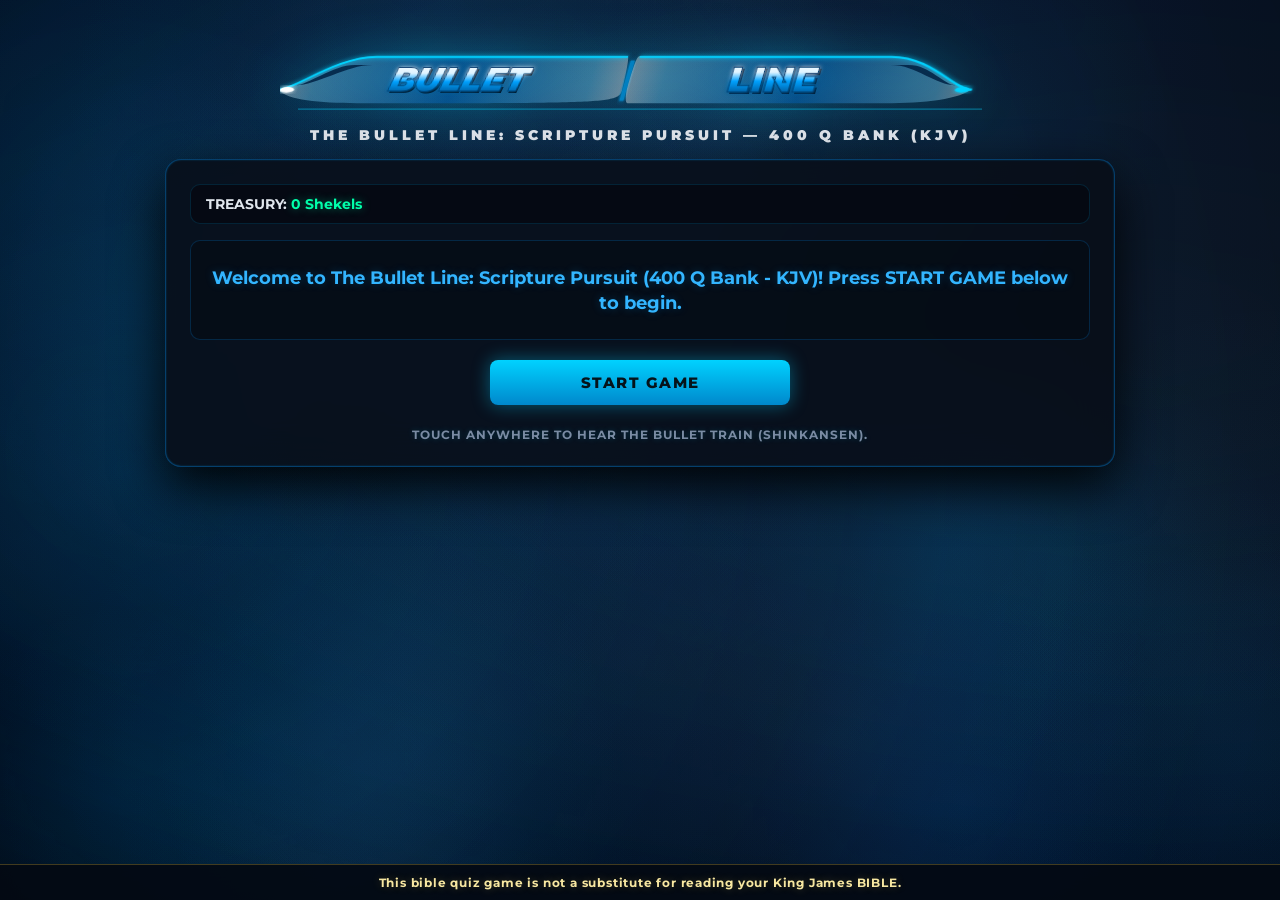
<file: Bulletline100006.index.html>
<!DOCTYPE html>
<html lang="en">
<head>
  <meta charset="UTF-8">
  <meta name="viewport" content="width=device-width, initial-scale=1.0">
  <title>Bullet Line: Scripture Pursuit (KJV)</title>
  <style>
    @import url('https://fonts.googleapis.com/css2?family=Montserrat:ital,wght@0,400;0,700;0,900;1,900&family=Playfair+Display:ital,wght@0,600;0,700;1,400;1,600&display=swap');

    * {
      box-sizing: border-box;
      margin: 0;
      padding: 0;
      font-family: 'Montserrat', 'Segoe UI', sans-serif;
    }

    body {
      background: radial-gradient(circle at 50% 20%, #0a1322 0%, #02050a 85%);
      color: #e0e6ed;
      display: flex;
      flex-direction: column;
      align-items: center;
      justify-content: flex-start;
      min-height: 100vh;
      width: 100vw;
      padding: 20px 15px 90px 15px;
      overflow-x: hidden;
      overflow-y: auto;
      position: relative;
    }

    #fog-canvas {
      position: fixed;
      top: 0;
      left: 0;
      width: 100vw;
      height: 100vh;
      pointer-events: none;
      z-index: 0;
    }

    .fog-layer-1, .fog-layer-2 {
      position: fixed;
      top: -20%;
      left: -50%;
      width: 200%;
      height: 140%;
      pointer-events: none;
      z-index: 0;
    }

    .fog-layer-1 {
      background: radial-gradient(circle at 30% 50%, rgba(0, 150, 255, 0.08) 0%, rgba(0, 80, 180, 0.04) 45%, transparent 70%);
      animation: fogFast 20s linear infinite alternate;
      filter: blur(40px);
    }

    .fog-layer-2 {
      background: radial-gradient(ellipse at 70% 40%, rgba(70, 130, 180, 0.12) 0%, rgba(0, 50, 120, 0.15) 55%, transparent 80%);
      animation: fogSlow 35s ease-in-out infinite alternate;
      filter: blur(60px);
    }

    @keyframes fogFast {
      0% { transform: translateX(-8%) translateY(-4%) rotate(0deg); }
      100% { transform: translateX(6%) translateY(5%) rotate(1.5deg); }
    }

    @keyframes fogSlow {
      0% { transform: translateX(4%) scale(1); }
      100% { transform: translateX(-8%) scale(1.15); }
    }

    /* --- IDLE FLOATING BIBLE VERSES IN FOG (SCALED UP FOR PC/TABLET) --- */
    #idle-verse-overlay {
      position: fixed;
      top: 40vh;
      left: 0;
      width: 100vw;
      height: 55vh;
      pointer-events: none;
      z-index: 2;
      display: flex;
      align-items: center;
      justify-content: center;
      overflow: hidden;
    }

    .floating-verse-card {
      position: absolute;
      width: 95%;
      max-width: 860px;
      background: rgba(12, 22, 36, 0.92);
      backdrop-filter: blur(15px);
      border: 2px solid rgba(212, 175, 55, 0.55);
      border-radius: 18px;
      padding: 34px 42px;
      text-align: center;
      box-shadow: 0 25px 60px rgba(0,0,0,0.88), inset 0 0 30px rgba(212, 175, 55, 0.15);
      opacity: 0;
      will-change: transform, opacity;
    }

    .floating-verse-card .f-label {
      font-size: 0.95rem;
      font-weight: 800;
      letter-spacing: 4px;
      color: #d4af37;
      text-transform: uppercase;
      margin-bottom: 12px;
    }

    .floating-verse-card .f-ref {
      font-family: 'Playfair Display', serif;
      font-size: 2.1rem;
      font-weight: 700;
      color: #f7e7a1;
      margin-bottom: 16px;
      text-shadow: 0 0 18px rgba(212, 175, 55, 0.5);
    }

    .floating-verse-card .f-text {
      font-family: 'Playfair Display', serif;
      font-size: 1.6rem;
      line-height: 1.85;
      color: #f0f4f8;
      font-style: italic;
      font-weight: 400;
    }

    @media (max-width: 768px) {
      .floating-verse-card {
        max-width: 92%;
        padding: 24px 26px;
      }
      .floating-verse-card .f-ref { font-size: 1.6rem; }
      .floating-verse-card .f-text { font-size: 1.25rem; }
    }

    /* Directional Float Animations */
    @keyframes floatFromLeft {
      0% { transform: translateX(-110vw) translateY(20px) rotate(-5deg); opacity: 0; }
      15% { transform: translateX(0) translateY(0) rotate(0deg); opacity: 1; }
      85% { transform: translateX(0) translateY(0) rotate(0deg); opacity: 1; }
      100% { transform: translateX(110vw) translateY(-20px) rotate(5deg); opacity: 0; }
    }

    @keyframes floatFromRight {
      0% { transform: translateX(110vw) translateY(-20px) rotate(5deg); opacity: 0; }
      15% { transform: translateX(0) translateY(0) rotate(0deg); opacity: 1; }
      85% { transform: translateX(0) translateY(0) rotate(0deg); opacity: 1; }
      100% { transform: translateX(-110vw) translateY(20px) rotate(-5deg); opacity: 0; }
    }

    @keyframes floatFromTop {
      0% { transform: translateY(-60vh) scale(0.8); opacity: 0; }
      15% { transform: translateY(0) scale(1); opacity: 1; }
      85% { transform: translateY(0) scale(1); opacity: 1; }
      100% { transform: translateY(60vh) scale(0.8); opacity: 0; }
    }

    @keyframes floatZoomIn {
      0% { transform: scale(0.6); opacity: 0; }
      15% { transform: scale(1); opacity: 1; }
      85% { transform: scale(1); opacity: 1; }
      100% { transform: scale(1.3); opacity: 0; }
    }

    .anim-left { animation: floatFromLeft 10s ease-in-out forwards; }
    .anim-right { animation: floatFromRight 10s ease-in-out forwards; }
    .anim-top { animation: floatFromTop 10s ease-in-out forwards; }
    .anim-zoom { animation: floatZoomIn 10s ease-in-out forwards; }

    /* --- DISCLAIMER FOOTER --- */
    #disclaimer-footer {
      position: fixed;
      bottom: 0;
      left: 0;
      width: 100vw;
      background: rgba(4, 10, 20, 0.94);
      backdrop-filter: blur(10px);
      border-top: 1px solid rgba(212, 175, 55, 0.3);
      padding: 10px 15px;
      text-align: center;
      font-size: 0.78rem;
      font-weight: 700;
      color: #f7e7a1;
      letter-spacing: 0.8px;
      z-index: 999;
      text-shadow: 0 0 8px rgba(212, 175, 55, 0.3);
      transition: opacity 0.3s ease;
    }

    #app-container {
      width: 100%;
      max-width: 950px;
      display: flex;
      flex-direction: column;
      align-items: center;
      z-index: 3;
    }

    .logo-container {
      text-align: center;
      margin-bottom: 15px;
      width: 100%;
      position: relative;
      display: flex;
      flex-direction: column;
      align-items: center;
      transition: opacity 0.3s ease, transform 0.3s ease;
    }

    .train-logo-wrapper {
      width: 100%;
      max-width: 720px;
      height: auto;
      will-change: transform, opacity;
      filter: drop-shadow(0 0 25px rgba(0, 210, 255, 0.45));
      position: relative;
    }

    .train-logo-wrapper.run-chase {
      animation: trainArrival 1.8s cubic-bezier(0.05, 0.7, 0.1, 1) forwards;
    }

    @keyframes trainArrival {
      0% { transform: translateX(0) scale(1); opacity: 1; }
      20% { transform: translateX(120vw) skewX(-20deg) scale(0.9); opacity: 0.9; }
      21% { transform: translateX(-120vw) skewX(-20deg) scale(0.9); opacity: 0; }
      25% { opacity: 1; }
      100% { transform: translateX(0) scale(1); opacity: 1; }
    }

    .logo-subtitle {
      margin-top: 4px;
      font-size: 0.85rem;
      font-weight: 900;
      letter-spacing: 4px;
      text-transform: uppercase;
      position: relative;
      display: inline-block;
      animation: bibleBlink 1.2s steps(1, end) infinite;
    }

    @keyframes bibleBlink {
      0%, 100% {
        color: #ff2a4b;
        text-shadow: 0 0 10px rgba(255, 42, 75, 0.9), 0 0 20px rgba(255, 42, 75, 0.6);
      }
      33% {
        color: #ffffff;
        text-shadow: 0 0 10px rgba(255, 255, 255, 0.9), 0 0 20px rgba(255, 255, 255, 0.6);
      }
      66% {
        color: #0088ff;
        text-shadow: 0 0 10px rgba(0, 136, 255, 0.9), 0 0 20px rgba(0, 136, 255, 0.6);
      }
    }

    .logo-subtitle.active-game {
      animation: none !important;
      color: #8da4c4 !important;
      text-shadow: none !important;
      font-weight: 700;
      font-size: 0.8rem;
      letter-spacing: 2px;
    }

    .main-game-layout {
      display: flex;
      gap: 20px;
      width: 100%;
      flex-direction: column;
    }

    @media (min-width: 768px) {
      .main-game-layout {
        flex-direction: row;
        align-items: stretch;
      }
    }

    .card-container {
      background: rgba(8, 14, 25, 0.88);
      backdrop-filter: blur(20px);
      flex: 1;
      border-radius: 16px;
      padding: 24px;
      box-shadow: 0 20px 50px rgba(0,0,0,0.9), inset 0 0 2px rgba(0, 180, 255, 0.3);
      border: 1px solid rgba(0, 150, 255, 0.35);
      display: flex;
      flex-direction: column;
      align-items: center;
      margin-bottom: 45px;
      transition: flex 0.3s ease;
    }

    .verse-side-panel {
      flex: 1;
      background: rgba(12, 22, 36, 0.95);
      backdrop-filter: blur(20px);
      border: 1.5px solid rgba(212, 175, 55, 0.45);
      border-radius: 16px;
      padding: 32px 26px;
      display: flex;
      flex-direction: column;
      align-items: center;
      justify-content: center;
      text-align: center;
      box-shadow: 0 20px 50px rgba(0,0,0,0.9), inset 0 0 25px rgba(212, 175, 55, 0.1);
      margin-bottom: 45px;
      min-height: 320px;
      position: relative;
    }

    .verse-side-panel.hidden {
      display: none !important;
    }

    .verse-timer-badge {
      position: absolute;
      bottom: 14px;
      right: 18px;
      font-family: 'Playfair Display', serif;
      font-size: 0.95rem;
      font-weight: 600;
      color: #f7e7a1;
      text-shadow: 0 0 10px rgba(212, 175, 55, 0.4);
      background: none;
      border: none;
      padding: 0;
      letter-spacing: 0.5px;
      opacity: 0.85;
      transition: opacity 0.3s ease;
    }

    @media (max-width: 767px) {
      .verse-side-panel {
        position: fixed;
        bottom: 40px;
        left: 0;
        width: 100vw;
        max-height: 75vh;
        z-index: 999;
        margin: 0;
        border-radius: 20px 20px 0 0;
        box-shadow: 0 -10px 40px rgba(0, 0, 0, 0.95), 0 0 25px rgba(212, 175, 55, 0.5);
        transform: translateY(100%);
        animation: slideUpMobile 0.4s cubic-bezier(0.16, 1, 0.3, 1) forwards;
        overflow-y: auto;
      }

      @keyframes slideUpMobile {
        from {
          transform: translateY(100%);
          opacity: 0;
        }
        to {
          transform: translateY(0);
          opacity: 1;
        }
      }
    }

    .verse-label {
      font-size: 0.85rem;
      font-weight: 800;
      letter-spacing: 3.5px;
      color: #d4af37;
      text-transform: uppercase;
      margin-bottom: 14px;
    }

    .verse-ref {
      font-family: 'Playfair Display', serif;
      font-size: 2rem;
      font-weight: 700;
      color: #f7e7a1;
      margin-bottom: 18px;
      text-shadow: 0 0 15px rgba(212, 175, 55, 0.4);
      letter-spacing: 0.5px;
    }

    .verse-text {
      font-family: 'Playfair Display', serif;
      font-size: 1.5rem;
      line-height: 1.85;
      color: #f0f4f8;
      font-style: italic;
      font-weight: 400;
      position: relative;
      padding: 0 10px;
    }

    .status-bar {
      width: 100%;
      display: flex;
      justify-content: space-between;
      align-items: center;
      background: rgba(5, 10, 18, 0.85);
      padding: 10px 15px;
      border-radius: 10px;
      margin-bottom: 16px;
      font-size: 0.9rem;
      font-weight: 700;
      border: 1px solid rgba(0, 180, 255, 0.15);
    }

    .bank-text { color: #00ffaa; text-shadow: 0 0 10px rgba(0,255,170,0.4); }
    .timer-text { 
      font-family: 'Playfair Display', serif;
      color: #f7e7a1; 
      text-shadow: 0 0 10px rgba(212, 175, 55, 0.4); 
      font-size: 1.05rem;
    }
    .diff-badge {
      font-size: 0.7rem;
      padding: 3px 7px;
      border-radius: 4px;
      font-weight: 800;
      text-transform: uppercase;
      letter-spacing: 1px;
    }
    .diff-easy { background: rgba(0, 255, 170, 0.2); color: #00ffaa; border: 1px solid #00ffaa; }
    .diff-medium { background: rgba(255, 170, 0, 0.2); color: #ffaa00; border: 1px solid #ffaa00; }
    .diff-hard { background: rgba(255, 42, 75, 0.2); color: #ff2a4b; border: 1px solid #ff2a4b; }

    /* --- REALISTIC TRACKS CHASE BOARD STYLING --- */
    .board-container {
      width: 100%;
      display: flex;
      flex-direction: column;
      align-items: center;
      gap: 6px;
      margin-bottom: 20px;
      background: linear-gradient(180deg, #050a12 0%, #0b1424 100%);
      padding: 18px 10px;
      border-radius: 12px;
      border: 1.5px solid rgba(0, 210, 255, 0.3);
      box-shadow: inset 0 0 20px rgba(0, 0, 0, 0.8), 0 10px 25px rgba(0, 0, 0, 0.5);
      position: relative;
      overflow: hidden;
    }

    .board-container::before {
      content: '';
      position: absolute;
      top: 0; bottom: 0; left: 32%; right: 32%;
      background: repeating-linear-gradient(
        0deg,
        rgba(255, 255, 255, 0.08),
        rgba(255, 255, 255, 0.08) 6px,
        transparent 6px,
        transparent 22px
      );
      border-left: 2px dashed rgba(0, 210, 255, 0.25);
      border-right: 2px dashed rgba(0, 210, 255, 0.25);
      pointer-events: none;
    }

    .step {
      height: 40px;
      display: flex;
      justify-content: space-between;
      align-items: center;
      padding: 0 14px;
      background: linear-gradient(90deg, rgba(16, 26, 43, 0.95) 0%, rgba(24, 38, 62, 0.95) 50%, rgba(16, 26, 43, 0.95) 100%);
      border: 1.5px solid #2d4a75;
      border-radius: 6px;
      font-size: 0.8rem;
      font-weight: 700;
      transition: all 0.3s ease;
      position: relative;
      box-shadow: 0 2px 6px rgba(0,0,0,0.4);
    }

    .step span { 
      font-size: 0.72rem; 
      color: #9ab4d0; 
      transition: all 0.3s ease;
      z-index: 1;
    }

    .step.chaser-active-step span .step-num {
      color: #ff2a4b !important;
      text-shadow: 0 0 12px #ff2a4b, 0 0 22px #ff2a4b;
      font-weight: 900;
    }

    .step.player-active-step span .step-num {
      color: #00d2ff !important;
      text-shadow: 0 0 12px #00d2ff, 0 0 22px #00d2ff;
      font-weight: 900;
    }

    .step[data-step="7"] { width: 100%; }
    .step[data-step="6"] { width: 94%; }
    .step[data-step="5"] { width: 88%; }
    .step[data-step="4"] { width: 82%; }
    .step[data-step="3"] { width: 76%; }
    .step[data-step="2"] { width: 70%; }
    .step[data-step="1"] { width: 64%; }
    .step[data-step="0"] { width: 58%; background: linear-gradient(90deg, #003322 0%, #005538 50%, #003322 100%); border-color: #00ffaa; box-shadow: 0 0 15px rgba(0,255,170,0.5); }

    .token-space { 
      display: flex; 
      gap: 5px; 
      align-items: center;
      justify-content: flex-end;
      width: 100%;
      position: relative;
      height: 100%;
      z-index: 3;
    }

    .chaser-text-badge, .player-token {
      position: absolute;
      left: 50%;
      transform: translateX(-50%);
      width: 125px;
      height: 30px;
      padding: 0 6px;
      border-radius: 6px;
      display: inline-flex;
      align-items: center;
      justify-content: center;
      gap: 5px;
      font-size: 0.72rem;
      font-weight: 900;
      letter-spacing: 1.2px;
      text-shadow: 0 0 6px rgba(0, 0, 0, 0.9);
      z-index: 5;
      white-space: nowrap;
      overflow: hidden;
      text-overflow: ellipsis;
    }

    .chaser-text-badge {
      background: linear-gradient(135deg, #4d0012 0%, #ff1e42 50%, #800a1d 100%);
      color: #ffffff;
      border: 1.5px solid #ff8597;
      box-shadow: 0 0 16px rgba(255, 30, 66, 0.9), inset 0 0 8px rgba(255, 255, 255, 0.5);
      animation: derailmentVibe 0.8s ease-in-out infinite alternate;
    }

    @keyframes derailmentVibe {
      0% { transform: translateX(-50%) scale(0.94) rotate(-2deg); box-shadow: 0 0 8px rgba(255, 30, 66, 0.6); }
      100% { transform: translateX(-50%) scale(1.08) rotate(2deg); box-shadow: 0 0 22px rgba(255, 30, 66, 1), 0 0 10px rgba(255, 255, 255, 0.8); }
    }

    .player-token { 
      background: linear-gradient(135deg, #002244 0%, #00d2ff 50%, #004499 100%); 
      color: #ffffff; 
      box-shadow: 0 0 16px #00d2ff, inset 0 0 8px rgba(255, 255, 255, 0.7); 
      border: 1.5px solid #80dfff;
      animation: bulletTrainRush 1.1s ease-in-out infinite alternate;
      z-index: 6;
    }

    @keyframes bulletTrainRush {
      0% { transform: translateX(-50%) translateY(0px) scale(0.96); box-shadow: 0 0 10px #00d2ff; }
      100% { transform: translateX(-50%) translateY(-3px) scale(1.06); box-shadow: 0 0 22px #00d2ff, 0 0 12px #ffffff; }
    }

    .token-space.swallowed-state { justify-content: center; }
    .token-space.swallowed-state .chaser-text-badge {
      position: absolute;
      left: 50%;
      transform: translateX(-50%);
      background: linear-gradient(135deg, #8a0015 0%, #ff1e42 50%, #40010c 100%);
      border: 1.5px solid #ffff00;
      box-shadow: 0 0 30px rgba(255, 42, 75, 1), 0 0 15px rgba(255, 255, 0, 0.9);
      z-index: 8;
      animation: crashExplosion 0.35s ease-in-out infinite alternate;
    }

    @keyframes crashExplosion {
      0% { transform: translateX(-50%) scale(1) rotate(-4deg); filter: brightness(1); }
      100% { transform: translateX(-50%) scale(1.18) rotate(4deg); filter: brightness(1.4); }
    }

    .token-space.victory-state { justify-content: center; }
    .token-space.victory-state .player-token {
      background: linear-gradient(135deg, #001a4d 0%, #0099ff 50%, #003399 100%);
      border: 1.5px solid #a6e4ff;
      box-shadow: 0 0 30px rgba(0, 153, 255, 1), 0 0 15px rgba(255, 255, 255, 0.9);
      z-index: 8;
      animation: victoryTrainPulse 0.55s ease-in-out infinite alternate;
    }

    @keyframes victoryTrainPulse {
      0% { transform: translateX(-50%) scale(1); filter: brightness(1); }
      100% { transform: translateX(-50%) scale(1.14); filter: brightness(1.4); }
    }

    .question-box {
      width: 100%;
      text-align: center;
      font-size: 1.1rem;
      line-height: 1.45;
      color: #33b5ff;
      font-weight: 700;
      min-height: 100px;
      display: flex;
      align-items: center;
      justify-content: center;
      text-shadow: 0 0 8px rgba(0, 162, 255, 0.25);
      background: rgba(5, 10, 18, 0.5);
      border: 1px solid rgba(0, 150, 255, 0.2);
      border-radius: 10px;
      padding: 15px;
      margin-bottom: 20px;
    }

    .countdown-display {
      font-family: 'Playfair Display', serif;
      font-size: 2.4rem;
      font-weight: 700;
      color: #f7e7a1;
      text-shadow: 0 0 15px rgba(212, 175, 55, 0.6);
      letter-spacing: 2px;
      animation: pulseCount 0.9s ease-in-out infinite alternate;
      width: 100%;
      text-align: center;
    }

    @keyframes pulseCount {
      from { transform: scale(1); opacity: 0.85; }
      to { transform: scale(1.08); opacity: 1; }
    }

    .controls {
      width: 100%;
      display: flex;
      flex-direction: column;
      align-items: center;
      gap: 12px;
    }

    .btn-cyan {
      background: linear-gradient(180deg, #00d2ff 0%, #0088cc 100%);
      color: #05131a;
      border: none;
      padding: 13px 24px;
      border-radius: 8px;
      font-size: 0.95rem;
      font-weight: 800;
      letter-spacing: 1.5px;
      text-transform: uppercase;
      cursor: pointer;
      box-shadow: 0 0 18px rgba(0, 210, 255, 0.4);
      transition: all 0.2s ease;
      width: 100%;
      max-width: 300px;
    }

    .btn-cyan:hover {
      transform: translateY(-2px);
      box-shadow: 0 0 25px rgba(0, 210, 255, 0.7);
    }

    .audio-hint-text {
      margin-top: 10px;
      font-size: 0.78rem;
      font-weight: 700;
      color: #7a8ba3;
      letter-spacing: 1px;
      text-align: center;
      text-transform: uppercase;
      text-shadow: 0 0 6px rgba(0, 210, 255, 0.2);
    }

    .sticky-bottom-actions {
      position: fixed;
      bottom: 35px;
      left: 0;
      width: 100vw;
      background: rgba(4, 10, 20, 0.92);
      backdrop-filter: blur(15px);
      border-top: 1.5px solid rgba(0, 210, 255, 0.4);
      padding: 12px 20px;
      display: flex;
      flex-direction: column;
      justify-content: center;
      align-items: center;
      gap: 10px;
      z-index: 1000;
      box-shadow: 0 -10px 30px rgba(0, 0, 0, 0.8);
      animation: slideUpBar 0.3s ease-out forwards;
    }

    @keyframes slideUpBar {
      from { transform: translateY(100%); }
      to { transform: translateY(0); }
    }

    .sticky-actions-row {
      display: flex;
      justify-content: center;
      align-items: center;
      width: 100%;
      max-width: 500px;
    }

    .btn-restart-sticky {
      background: linear-gradient(180deg, #00d2ff 0%, #0066cc 100%);
      color: #ffffff;
      border: 1.5px solid #66e5ff;
      padding: 12px 28px;
      border-radius: 10px;
      font-size: 0.95rem;
      font-weight: 900;
      letter-spacing: 2px;
      text-transform: uppercase;
      cursor: pointer;
      box-shadow: 0 0 20px rgba(0, 210, 255, 0.5);
      transition: all 0.2s ease;
      width: 100%;
      max-width: 320px;
      text-align: center;
    }

    .btn-restart-sticky:hover {
      transform: translateY(-2px);
      box-shadow: 0 0 30px rgba(0, 210, 255, 0.85);
      background: linear-gradient(180deg, #1ae0ff 0%, #0077e6 100%);
    }

    .stats-display-text {
      font-size: 0.82rem;
      font-weight: 800;
      color: #8da4c4;
      letter-spacing: 1.2px;
      text-transform: uppercase;
      text-align: center;
    }

    .stats-display-text span {
      color: #00ffaa;
      text-shadow: 0 0 8px rgba(0, 255, 170, 0.3);
    }

    .options-grid {
      display: flex;
      flex-direction: column;
      gap: 10px;
      width: 100%;
    }

    .option-btn {
      background: #101928;
      border: 1px solid #1f314d;
      color: #e0e6ed;
      padding: 13px 16px;
      border-radius: 8px;
      font-size: 0.9rem;
      font-weight: 600;
      text-align: left;
      cursor: pointer;
      transition: all 0.2s;
    }

    .option-btn.btn-correct {
      background: #005a36 !important;
      border-color: #00ffaa !important;
      color: #ffffff !important;
      box-shadow: 0 0 12px rgba(0, 255, 170, 0.5);
      font-weight: 700;
    }

    .option-btn.btn-wrong {
      background: #6b0c1a !important;
      border-color: #ff2a4b !important;
      color: #ffffff !important;
      box-shadow: 0 0 12px rgba(255, 42, 75, 0.5);
    }

    .offers-row {
      display: flex;
      gap: 10px;
      width: 100%;
      flex-direction: column;
    }

    @media (min-width: 480px) {
      .offers-row {
        flex-direction: row;
      }
    }

    .offer-card {
      flex: 1;
      background: #0d1522;
      border: 1px solid #1f314d;
      border-radius: 10px;
      padding: 14px;
      text-align: center;
      cursor: pointer;
      transition: transform 0.2s, border-color 0.2s;
    }

    .offer-card:hover {
      transform: translateY(-3px);
      border-color: #00d2ff;
    }

    .offer-title { font-size: 0.75rem; color: #7a8ba3; margin-bottom: 4px; font-weight: 700; text-transform: uppercase; }
    .offer-amount { font-size: 1rem; font-weight: 900; color: #00ffaa; }

    .summary-score-banner {
      width: 100%;
      background: rgba(0, 210, 255, 0.15);
      border: 1.5px solid rgba(0, 210, 255, 0.5);
      border-radius: 10px;
      padding: 14px 18px;
      text-align: center;
      font-size: 1.05rem;
      font-weight: 900;
      color: #00ffaa;
      margin-top: 15px;
      letter-spacing: 1px;
      box-shadow: 0 0 18px rgba(0, 210, 255, 0.25);
      line-height: 1.5;
    }

    .summary-box {
      width: 100%;
      background: rgba(5, 10, 18, 0.95);
      border: 1.5px solid rgba(0, 210, 255, 0.3);
      border-radius: 12px;
      padding: 20px;
      margin-top: 12px;
      max-height: 520px;
      overflow-y: auto;
      text-align: left;
    }

    .summary-title {
      font-size: 1.25rem;
      font-weight: 900;
      color: #00d2ff;
      text-transform: uppercase;
      letter-spacing: 2px;
      margin-bottom: 16px;
      text-align: center;
      border-bottom: 1px solid #1f314d;
      padding-bottom: 10px;
    }

    .summary-item {
      background: #0a1322;
      border: 1.5px solid #1b2a40;
      border-radius: 10px;
      padding: 16px;
      margin-bottom: 14px;
      font-size: 0.95rem;
      line-height: 1.5;
      box-shadow: 0 4px 12px rgba(0,0,0,0.5);
      transition: border-color 0.2s ease;
    }

    .summary-item.item-correct {
      border-color: rgba(0, 255, 170, 0.35);
      background: rgba(0, 255, 170, 0.03);
    }

    .summary-item.item-wrong {
      border-color: rgba(255, 42, 75, 0.35);
      background: rgba(255, 42, 75, 0.03);
    }

    .summary-item .q-header {
      display: flex;
      justify-content: space-between;
      align-items: flex-start;
      gap: 10px;
      margin-bottom: 8px;
    }

    .summary-item .q-txt {
      font-weight: 800;
      font-size: 1.05rem;
      color: #33b5ff;
      line-height: 1.4;
      text-shadow: 0 0 8px rgba(0, 162, 255, 0.2);
    }

    .summary-item .q-round-tag {
      font-size: 0.72rem;
      font-weight: 800;
      color: #8da4c4;
      background: #132238;
      border: 1px solid #233857;
      padding: 3px 8px;
      border-radius: 4px;
      white-space: nowrap;
      text-transform: uppercase;
      letter-spacing: 1px;
    }

    .summary-item .ans-info {
      display: flex;
      flex-direction: column;
      gap: 6px;
      color: #cfd8e3;
      font-size: 0.92rem;
      margin-top: 8px;
    }

    .summary-item .ans-row {
      display: flex;
      align-items: center;
      gap: 8px;
    }

    .summary-item .summary-scripture {
      font-family: 'Playfair Display', serif;
      font-style: italic;
      color: #f7e7a1;
      font-size: 1.15rem;
      margin-top: 8px;
      padding: 10px 14px;
      background: rgba(212, 175, 55, 0.08);
      border-left: 3px solid #d4af37;
      border-radius: 0 6px 6px 0;
      line-height: 1.6;
    }

    .status-correct {
      color: #00ffaa;
      font-weight: 900;
      background: rgba(0, 255, 170, 0.15);
      border: 1px solid #00ffaa;
      padding: 2px 8px;
      border-radius: 4px;
      font-size: 0.8rem;
      letter-spacing: 1px;
    }

    .status-wrong {
      color: #ff2a4b;
      font-weight: 900;
      background: rgba(255, 42, 75, 0.15);
      border: 1px solid #ff2a4b;
      padding: 2px 8px;
      border-radius: 4px;
      font-size: 0.8rem;
      letter-spacing: 1px;
    }

    .modal-overlay {
      position: fixed;
      top: 0;
      left: 0;
      width: 100vw;
      height: 100vh;
      background: rgba(2, 5, 10, 0.85);
      backdrop-filter: blur(8px);
      display: flex;
      align-items: center;
      justify-content: center;
      z-index: 1000;
      animation: fadeIn 0.3s ease-out;
      padding: 15px;
    }

    .modal-box {
      background: #0a1424;
      border: 2px solid #00d2ff;
      border-radius: 12px;
      padding: 24px 20px;
      max-width: 380px;
      width: 100%;
      text-align: center;
      box-shadow: 0 0 30px rgba(0, 210, 255, 0.4);
    }

    .modal-title {
      font-size: 1.1rem;
      font-weight: 900;
      color: #00ffaa;
      margin-bottom: 10px;
      text-transform: uppercase;
      letter-spacing: 1px;
    }

    .modal-msg {
      font-size: 0.88rem;
      color: #cfd8e3;
      line-height: 1.4;
      margin-bottom: 18px;
    }

    @keyframes fadeIn {
      from { opacity: 0; transform: scale(0.95); }
      to { opacity: 1; transform: scale(1); }
    }

    .hidden { display: none !important; }
  </style>
</head>
<body>

  <canvas id="fog-canvas"></canvas>
  <div class="fog-layer-1"></div>
  <div class="fog-layer-2"></div>

  <!-- IDLE FLOATING VERSES CONTAINER (MID TO BOTTOM) -->
  <div id="idle-verse-overlay"></div>

  <!-- DISCLAIMER FOOTER -->
  <div id="disclaimer-footer">
    This bible quiz game is not a substitute for reading your King James BIBLE.
  </div>

  <div id="shuffle-modal" class="modal-overlay hidden">
    <div class="modal-box">
      <div class="modal-title">🔀 Deck Reset</div>
      <div class="modal-msg">All 400 questions in the bank have been played! The tracking history has been completely reshuffled for a fresh deck.</div>
      <button class="btn-cyan" onclick="closeShuffleModal()" style="max-width: 160px; padding: 10px 16px;">CONTINUE</button>
    </div>
  </div>

  <div id="app-container">
    <div id="logo-header-box" class="logo-container">
      <div id="main-title" class="train-logo-wrapper">
        <svg viewBox="0 0 1600 220" width="100%" height="100%" xmlns="http://www.w3.org/2000/svg">
          <defs>
            <linearGradient id="trainHull" x1="0%" y1="0%" x2="100%" y2="0%">
              <stop offset="0%" stop-color="#ffffff"/>
              <stop offset="10%" stop-color="#80d8ff"/>
              <stop offset="50%" stop-color="#0066cc"/>
              <stop offset="90%" stop-color="#80d8ff"/>
              <stop offset="100%" stop-color="#ffffff"/>
            </linearGradient>
            <linearGradient id="chromeText" x1="0%" y1="0%" x2="0%" y2="100%">
              <stop offset="0%" stop-color="#ffffff"/>
              <stop offset="35%" stop-color="#e0f4ff"/>
              <stop offset="55%" stop-color="#00a2ff"/>
              <stop offset="100%" stop-color="#003366"/>
            </linearGradient>
            <linearGradient id="speedGlow" x1="0%" y1="0%" x2="100%" y2="0%">
              <stop offset="0%" stop-color="transparent"/>
              <stop offset="20%" stop-color="#00d2ff"/>
              <stop offset="80%" stop-color="#00a2ff"/>
              <stop offset="100%" stop-color="transparent"/>
            </linearGradient>
            
            <filter id="neonBlue" x="-20%" y="-20%" width="140%" height="140%">
              <feGaussianBlur stdDeviation="6" result="blur"/>
              <feMerge>
                <feMergeNode in="blur"/>
                <feMergeNode in="SourceGraphic"/>
              </feMerge>
            </filter>
          </defs>

          <path d="M 10 185 L 1590 185" stroke="url(#speedGlow)" stroke-width="4.5" filter="url(#neonBlue)" />
          <path d="M 40 198 L 1560 198" stroke="#00d2ff" stroke-width="2" opacity="0.6" />
          <path d="M 100 208 L 1500 208" stroke="#00a2ff" stroke-width="2.5" opacity="0.75" filter="url(#neonBlue)" />

          <g transform="skewX(-16) translate(10, 10)">
            <path d="M 30 145 C 70 145, 140 70, 230 70 L 785 70 C 792 70, 795 145, 795 145 C 795 175, 780 175, 230 175 C 140 175, 60 170, 30 145 Z" fill="url(#trainHull)" opacity="0.38" />
            <path d="M 28 145 C 68 145, 138 72, 228 72 L 787 72" stroke="#00d2ff" stroke-width="4.5" fill="none" filter="url(#neonBlue)" />
            <path d="M 40 175 L 787 175" stroke="#00a2ff" stroke-width="3.5" fill="none" filter="url(#neonBlue)" />

            <path d="M 65 135 C 95 135, 135 90, 185 90 L 225 90 C 165 90, 115 135, 65 135 Z" fill="#002244" opacity="0.85" />
            <ellipse cx="50" cy="145" rx="16" ry="6" fill="#ffffff" filter="url(#neonBlue)" />

            <rect x="795" y="80" width="10" height="90" rx="2" fill="#0088cc" opacity="0.9" filter="url(#neonBlue)" />

            <path d="M 805 145 C 805 70, 808 70, 815 70 L 1370 70 C 1460 70, 1530 145, 1570 145 C 1540 170, 1460 175, 1370 175 L 815 175 C 808 175, 805 145, 805 145 Z" fill="url(#trainHull)" opacity="0.38" />
            <path d="M 813 72 L 1372 72 C 1462 72, 1532 145, 1572 145" stroke="#00d2ff" stroke-width="4.5" fill="none" filter="url(#neonBlue)" />
            <path d="M 813 175 L 1560 175" stroke="#00a2ff" stroke-width="3.5" fill="none" filter="url(#neonBlue)" />

            <path d="M 1535 135 C 1505 135, 1465 90, 1415 90 L 1375 90 C 1435 90, 1485 135, 1535 135 Z" fill="#002244" opacity="0.85" />
            <ellipse cx="1550" cy="145" rx="16" ry="6" fill="#00d2ff" filter="url(#neonBlue)" />

            <g transform="translate(425, 148)">
              <text x="4" y="4" font-family="'Montserrat', sans-serif" font-size="75" font-weight="900" font-style="italic" text-anchor="middle" fill="#000e1a">BULLET</text>
              <text x="0" y="0" font-family="'Montserrat', sans-serif" font-size="75" font-weight="900" font-style="italic" text-anchor="middle" fill="url(#chromeText)" stroke="#004477" stroke-width="2" filter="url(#neonBlue)">BULLET</text>
            </g>

            <g transform="translate(1125, 150)">
              <text x="5" y="5" font-family="'Montserrat', sans-serif" font-size="80" font-weight="900" text-anchor="middle" fill="#001a33">LINE</text>
              <text x="0" y="0" font-family="'Montserrat', sans-serif" font-size="80" font-weight="900" text-anchor="middle" fill="url(#chromeText)" stroke="#004477" stroke-width="2.5" filter="url(#neonBlue)">LINE</text>
            </g>
          </g>
        </svg>
      </div>
      <div><span id="logo-subtitle" class="logo-subtitle">The Bullet Line: Scripture Pursuit — 400 Q BANK (KJV)</span></div>
    </div>

    <!-- Main Game Layout -->
    <div class="main-game-layout">
      <!-- Left Box: Game Controls, Board, and Questions -->
      <div class="card-container">
        <div class="status-bar">
          <div>TREASURY: <span id="bank-val" class="bank-text">0 Shekels</span></div>
          <div id="difficulty-indicator" class="diff-badge diff-easy hidden">EASY</div>
          <div id="timer-wrap" class="hidden">TIME: <span id="timer-val" class="timer-text">60</span>S</div>
        </div>

        <div id="board-container" class="board-container hidden">
          <div class="step" data-step="7" id="step-7"><span>Step <span class="step-num">7</span></span><div class="token-space" id="slot-7"></div></div>
          <div class="step" data-step="6" id="step-6"><span>Step <span class="step-num">6</span></span><div class="token-space" id="slot-6"></div></div>
          <div class="step" data-step="5" id="step-5"><span>Step <span class="step-num">5</span></span><div class="token-space" id="slot-5"></div></div>
          <div class="step" data-step="4" id="step-4"><span>Step <span class="step-num">4</span></span><div class="token-space" id="slot-4"></div></div>
          <div class="step" data-step="3" id="step-3"><span>Step <span class="step-num">3</span></span><div class="token-space" id="slot-3"></div></div>
          <div class="step" data-step="2" id="step-2"><span>Step <span class="step-num">2</span></span><div class="token-space" id="slot-2"></div></div>
          <div class="step" data-step="1" id="step-1"><span>Step <span class="step-num">1</span></span><div class="token-space" id="slot-1"></div></div>
          <div class="step" data-step="0" id="step-0"><span>TRAIN STATION</span><div class="token-space" id="slot-0"></div></div>
        </div>

        <div class="question-box">
          <div id="question-display">
            Welcome to The Bullet Line: Scripture Pursuit (400 Q Bank - KJV)! Press START GAME below to begin.
          </div>
        </div>

        <div id="summary-score-banner" class="summary-score-banner hidden"></div>
        <div id="summary-wrap" class="summary-box hidden">
          <div class="summary-title">📜 Game Summary Report (KJV)</div>
          <div id="summary-list"></div>
        </div>

        <div class="controls">
          <button id="start-game-btn" class="btn-cyan">START GAME</button>
          <div id="audio-hint" class="audio-hint-text">Touch anywhere to hear the bullet train (Shinkansen).</div>
          <div id="builder-options" class="options-grid hidden"></div>

          <div id="offers-wrap" class="offers-row hidden">
            <div class="offer-card" id="low-offer">
              <div class="offer-title">Low Offer</div>
              <div class="offer-amount" id="low-val">0 Shekels</div>
            </div>
            <div class="offer-card" id="med-offer" style="border-color: #00d2ff;">
              <div class="offer-title">Your Treasury</div>
              <div class="offer-amount" id="med-val">0 Shekels</div>
            </div>
            <div class="offer-card" id="high-offer">
              <div class="offer-title">High Offer</div>
              <div class="offer-amount" id="high-val">0 Shekels</div>
            </div>
          </div>

          <div id="chase-options" class="options-grid hidden"></div>
        </div>
      </div>

      <!-- Right Box: Big Dedicated Scripture Panel -->
      <div id="verse-container" class="verse-side-panel hidden">
        <div class="verse-label">📖 King James Bible (KJV)</div>
        <div id="verse-ref" class="verse-ref">--</div>
        <div id="verse-text" class="verse-text">--</div>
        <div id="verse-timer-badge" class="verse-timer-badge hidden">3</div>
      </div>
    </div>
  </div>

  <!-- STICKY BOTTOM ACTION BAR -->
  <div id="sticky-bottom-bar" class="sticky-bottom-actions hidden">
    <div class="sticky-actions-row">
      <button class="btn-restart-sticky" onclick="resetGame()">RESTART GAME</button>
    </div>
    <div class="stats-display-text" id="stats-display-text">
      GAMES PLAYED: <span id="stat-played">0</span> | WON: <span id="stat-won">0</span> | LOST: <span id="stat-lost">0</span>
    </div>
  </div>

  <script>
    // --- BALANCED 400 Q BANK (200 OLD TESTAMENT + 200 NEW TESTAMENT) ---
    const pdfRawQuestions = [
      // === OLD TESTAMENT QUESTIONS (200) ===
      { q: "How many days did it take God to create the heavens and the earth?", a: "Seven", d: ["Six", "Forty"], ref: "Genesis 2:2", text: "And on the seventh day God ended his work which he had made; and he rested on the seventh day from all his work which he had made.", testament: "OT" },
      { q: "What did God create on the first day?", a: "Light", d: ["Atmosphere", "Sun and Moon"], ref: "Genesis 1:3", text: "And God said, Let there be light: and there was light.", testament: "OT" },
      { q: "What did God create on the fourth day?", a: "The sun, moon, and stars", d: ["Birds/Sea animals", "Light"], ref: "Genesis 1:16", text: "And God made two great lights; the greater light to rule the day, and the lesser light to rule the night: he made the stars also.", testament: "OT" },
      { q: "What did God use the rib of Adam to do?", a: "Create Eve", d: ["Form the first altar", "Build the Garden of Eden"], ref: "Genesis 2:22", text: "And the rib, which the Lord God had taken from man, made he a woman, and brought her unto the man.", testament: "OT" },
      { q: "What did the serpent tempt Eve to do in the Garden of Eden?", a: "Eat the fruit from the trees that God forbid them to eat", d: ["Leave the Garden of Eden", "Build an altar to herself"], ref: "Genesis 3:4", text: "And the serpent said unto the woman, Ye shall not surely die:", testament: "OT" },
      { q: "Who were Adam & Eve's first children?", a: "Cain & Abel", d: ["Seth & Enoch", "Jacob & Esau"], ref: "Genesis 4:1-2", text: "And Adam knew Eve his wife; and she conceived, and bare Cain... And she again bare his brother Abel.", testament: "OT" },
      { q: "What did God divide when He created Earth?", a: "The light from the darkness", d: ["The mountains from the valleys", "The fire from the earth"], ref: "Genesis 1:4", text: "And God saw the light, that it was good: and God divided the light from the darkness.", testament: "OT" },
      { q: "Who is Abraham's wife?", a: "Sarah", d: ["Rebekah", "Rachel"], ref: "Genesis 11:29", text: "And Abram and Nahor took them wives: the name of Abram's wife was Sarai...", testament: "OT" },
      { q: "How many books are in the Old Testament?", a: "39", d: ["27", "46"], ref: "Canon of Scripture", text: "Total historical and prophetic books of the Old Covenant.", testament: "OT" },
      { q: "Where did God send Moses to deliver the children of Israel out of Egypt?", a: "Pharaoh", d: ["Babylon", "Midian"], ref: "Exodus 3:10", text: "Come now therefore, and I will send thee unto Pharaoh, that thou mayest bring forth my people the children of Israel out of Egypt.", testament: "OT" },
      { q: "How did God appear to Moses in the book of Exodus?", a: "Through a burning bush on the mountain of God", d: ["In a pillar of cloud", "In a still small voice"], ref: "Exodus 3:2", text: "And the angel of the Lord appeared unto him in a flame of fire out of the midst of a bush...", testament: "OT" },
      { q: "How many plagues are in Exodus?", a: "Ten", d: ["Seven", "Twelve"], ref: "Exodus 7-12", text: "The sequence of divine judgments sent upon Egypt by God through Moses.", testament: "OT" },
      { q: "Why did God send the ten plagues?", a: "Pharaoh refused to set the Israelites free", d: ["The Israelites stopped worshipping Him", "To test Moses' faith"], ref: "Exodus 7:4", text: "But Pharaoh shall not hearken unto you, that I may lay my hand upon Egypt...", testament: "OT" },
      { q: "Who did Moses drown by closing the Red Sea?", a: "The Egyptians", d: ["The Philistines", "The Moabites"], ref: "Exodus 14:27", text: "And Moses stretched forth his hand over the sea... and the Lord overthrew the Egyptians in the midst of the sea.", testament: "OT" },
      { q: "What is the first commandment out of the Ten Commandments?", a: "\"You shall have no other gods before me\"", d: ["\"Honor thy mother and father\"", "\"Thou shalt not steal\""], ref: "Exodus 20:3", text: "Thou shalt have no other gods before me.", testament: "OT" },
      { q: "What is the fourth commandment out of the Ten Commandments?", a: "\"Remember the Sabbath day, to keep it holy.\"", d: ["\"Honor thy father and mother\"", "\"Thou shalt not kill\""], ref: "Exodus 20:8", text: "Remember the sabbath day, to keep it holy.", testament: "OT" },
      { q: "What is the sixth commandment out of the Ten Commandments?", a: "\"Thou shalt not kill\"", d: ["\"Thou shalt not bear false witness\"", "\"Thou shalt not covet\""], ref: "Exodus 20:13", text: "Thou shalt not kill.", testament: "OT" },
      { q: "Who is the first murderer in the Bible?", a: "Cain", d: ["Lamech", "Nimrod"], ref: "Genesis 4:8", text: "And Cain talked with Abel his brother: and it came to pass... that Cain rose up against Abel his brother, and slew him.", testament: "OT" },
      { q: "Which place is called \"Zion\" and \"the city of David\"?", a: "Jerusalem", d: ["Bethlehem", "Nazareth"], ref: "2 Samuel 5:7", text: "Nevertheless David took the strong hold of Zion: the same is the city of David.", testament: "OT" },
      { q: "At which mountain did Moses receive the Ten Commandments?", a: "Mount Sinai", d: ["Mount Horeb", "Mount Nebo"], ref: "Exodus 19:20", text: "And the Lord came down upon mount Sinai, on the top of the mount: and the Lord called Moses up...", testament: "OT" },
      { q: "Who does God tell Abraham to sacrifice to prove his loyalty to Him?", a: "Isaac", d: ["Ishmael", "Lot"], ref: "Genesis 22:2", text: "And he said, Take now thy son, thine only son Isaac, whom thou lovest...", testament: "OT" },
      { q: "Who was the mother of King Solomon?", a: "Bathsheba", d: ["Abigail", "Hagar"], ref: "2 Samuel 12:24", text: "And David comforted Bathsheba his wife... and she bare a son, and he called his name Solomon...", testament: "OT" },
      { q: "What prophet succeeded Elijah?", a: "Elisha", d: ["Samuel", "Isaiah"], ref: "2 Kings 2:15", text: "And when the sons of the prophets which were to view at Jericho saw him, they said, The spirit of Elijah doth rest on Elisha.", testament: "OT" },
      { q: "Who was thrown into the pit by his brothers before being sold into Egypt?", a: "Joseph", d: ["Benjamin", "Reuben"], ref: "Genesis 37:24", text: "And they took him, and cast him into a pit: and the pit was empty, there was no water in it.", testament: "OT" },
      { q: "What was the name of Abraham's first son born through Hagar?", a: "Ishmael", d: ["Isaac", "Midian"], ref: "Genesis 16:15", text: "And Hagar bare Abram a son: and Abram called his son's name, which Hagar bare, Ishmael.", testament: "OT" },
      { q: "What miraculous food did God provide for the Israelites in the wilderness?", a: "Manna", d: ["Quail", "Locusts"], ref: "Exodus 16:31", text: "And the house of Israel called the name thereof Manna: and it was like coriander seed, white...", testament: "OT" },
      { q: "Who was the king of Persia who issued a decree allowing the Jews to return to Jerusalem?", a: "Cyrus", d: ["Darius", "Artaxerxes"], ref: "Ezra 1:1", text: "Now in the first year of Cyrus king of Persia, that the word of the Lord by the mouth of Jeremiah might be fulfilled...", testament: "OT" },
      { q: "Who was the mother of Jacob and Esau?", a: "Rebekah", d: ["Rachel", "Leah"], ref: "Genesis 25:21", text: "And Isaac intreated the Lord for his wife, because she was barren... and Rebekah his wife conceived.", testament: "OT" },
      { q: "What city was destroyed by fire and brimstone along with Gomorrah?", a: "Sodom", d: ["Zoar", "Admah"], ref: "Genesis 19:24", text: "Then the Lord rained upon Sodom and upon Gomorrah brimstone and fire from the Lord out of heaven;", testament: "OT" },
      { q: "What king of Judah instituted major religious reforms after finding the Book of the Law in the Temple?", a: "Josiah", d: ["Hezekiah", "Jehoshaphat"], ref: "2 Kings 22:8", text: "And Hilkiah the high priest said unto Shaphan the scribe, I have found the book of the law in the house of the Lord.", testament: "OT" },
      { q: "Who was the high priest when Samuel was serving in the tabernacle at Shiloh?", a: "Eli", d: ["Zadok", "Abiathar"], ref: "1 Samuel 1:9", text: "So Hannah rose up after they had eaten in Shiloh... Now Eli the priest sat upon a seat by a post of the temple of the Lord.", testament: "OT" },
      { q: "What was the name of the valley where David fought Goliath?", a: "Elah", d: ["Kidron", "Acol"], ref: "1 Samuel 17:2", text: "And Saul and the men of Israel were gathered together, and pitched by the valley of Elah...", testament: "OT" },
      { q: "Who was the prophet that confronted King Ahab and the prophets of Baal on Mount Carmel?", a: "Elijah", d: ["Elisha", "Micaiah"], ref: "1 Kings 18:21", text: "And Elijah came unto all the people, and said, How long halt ye between two opinions? if the Lord be God, follow him...", testament: "OT" },
      { q: "Who interpreted Pharaoh's dreams concerning the seven years of plenty and seven years of famine?", a: "Joseph", d: ["Daniel", "Moses"], ref: "Genesis 41:25", text: "And Joseph said unto Pharaoh, The dream of Pharaoh is one: God hath shewed Pharaoh what he is about to do.", testament: "OT" },
      { q: "What king of Babylon threw Shadrach, Meshach, and Abednego into the fiery furnace?", a: "Nebuchadnezzar", d: ["Belshazzar", "Darius"], ref: "Daniel 3:19", text: "Then was Nebuchadnezzar full of fury, and the form of his visage was changed against Shadrach, Meshach, and Abednego...", testament: "OT" },
      { q: "Who wrote the majority of the Psalms?", a: "David", d: ["Asaph", "Solomon"], ref: "Book of Psalms", text: "Comprising sacred songs and prayers largely composed by King David of Israel.", testament: "OT" },
      { q: "What was the name of the giant Philistine champion whom David defeated with a sling and a stone?", a: "Goliath", d: ["Ishbi-benob", "Lahmi"], ref: "1 Samuel 17:4", text: "And there went out a champion out of the camp of the Philistines, named Goliath, of Gath...", testament: "OT" },
      { q: "Which prophet was swallowed by a great fish after fleeing from the Lord's command?", a: "Jonah", d: ["Amos", "Hosea"], ref: "Jonah 1:17", text: "Now the Lord had prepared a great fish to swallow up Jonah. And Jonah was in the belly of the fish three days and three nights.", testament: "OT" },
      { q: "Who was the queen that risked her life to save the Jewish people from Haman's plot?", a: "Esther", d: ["Vashti", "Ruth"], ref: "Esther 4:16", text: "Go, gather together all the Jews that are present in Shushan... and so will I go in unto the king... and if I perish, I perish.", testament: "OT" },
      { q: "What prophet saw a vision of a valley of dry bones coming back to life?", a: "Ezekiel", d: ["Jeremiah", "Daniel"], ref: "Ezekiel 37:4", text: "Again he said unto me, Prophesy upon these bones, and say unto them, O ye dry bones, hear the word of the Lord.", testament: "OT" },
      { q: "Who was the faithful Moabite woman who chose to stay with her mother-in-law Naomi?", a: "Ruth", d: ["Orpah", "Rahab"], ref: "Ruth 1:16", text: "And Ruth said, Entreat me not to leave thee... thy people shall be my people, and thy God my God:", testament: "OT" },
      { q: "Which judge of Israel made a rash vow that resulted in sacrificing his only daughter?", a: "Jephthah", d: ["Gideon", "Samson"], ref: "Judges 11:30", text: "And Jephthah vowed a vow unto the Lord, and said, If thou shalt without fail deliver the children of Ammon into mine hands...", testament: "OT" },
      { q: "Who was the wise king who asked God for an understanding heart to judge His people?", a: "Solomon", d: ["Rehoboam", "Hezekiah"], ref: "1 Kings 3:9", text: "Give therefore thy servant an understanding heart to judge thy people, that I may discern between good and bad...", testament: "OT" },
      { q: "What city's walls collapsed after the Israelites marched around them for seven days?", a: "Jericho", d: ["Ai", "Jerusalem"], ref: "Joshua 6:20", text: "So the people shouted when the priests blew with the trumpets... and the wall fell down flat...", testament: "OT" },
      { q: "Who was the king of Babylon who saw a handwriting on the wall during a feast?", a: "Belshazzar", d: ["Nebuchadnezzar", "Darius"], ref: "Daniel 5:5", text: "In the same hour came forth fingers of a man's hand, and wrote over against the candlestick upon the plaster of the wall...", testament: "OT" },
      { q: "What physical ailment did Job suffer from during his trials?", a: "Boils from the sole of his foot unto his crown", d: ["Blindness", "Leprosy"], ref: "Job 2:7", text: "So went Satan forth from the presence of the Lord, and smote Job with sore boils from the sole of his foot unto his crown.", testament: "OT" },
      { q: "Who was the prophet that anointed David as king of Israel?", a: "Samuel", d: ["Nathan", "Gad"], ref: "1 Samuel 16:13", text: "Then Samuel took the horn of oil, and anointed him in the midst of his brethren...", testament: "OT" },
      { q: "What was the name of the wicked queen who promoted the worship of Baal in Israel?", a: "Jezebel", d: ["Athaliah", "Maachah"], ref: "1 Kings 16:31", text: "...he took to wife Jezebel the daughter of Ethbaal king of the Zidonians, and went and served Baal, and worshipped him.", testament: "OT" },
      { q: "Which prophet was fed by ravens during a drought near the brook Cherith?", a: "Elijah", d: ["Elisha", "Isaiah"], ref: "1 Kings 17:6", text: "And the ravens brought him bread and flesh in the morning, and bread and flesh in the evening; and he drank of the brook.", testament: "OT" },
      { q: "Who was the commander of Israel's army under Deborah who hesitated to go into battle without her?", a: "Barak", d: ["Gideon", "Jephthah"], ref: "Judges 4:8", text: "And Barak said unto her, If thou wilt go with me, then I will go: but if thou wilt not go with me, then I will not go.", testament: "OT" },
      { q: "What is the last book of the Old Testament?", a: "Malachi", d: ["Zechariah", "Revelation"], ref: "Malachi 1:1", text: "The burden of the word of the Lord to Israel by Malachi.", testament: "OT" },
      { q: "How many people boarded Noah's Ark?", a: "Eight", d: ["Six", "Twelve"], ref: "1 Peter 3:20", text: "Which sometime were disobedient... in the days of Noah, while the ark was a preparing, wherein few, that is, eight souls were saved by water.", testament: "OT" },
      { q: "Which prophet is known for turning his rod into a bronze snake?", a: "Moses", d: ["Aaron", "Elijah"], ref: "Numbers 21:9", text: "And Moses made a serpent of brass, and put it upon a pole, and it came to pass, that if a serpent had bitten any man, when he beheld the serpent of brass, he lived.", testament: "OT" },
      { q: "What did Joshua command to stay still?", a: "Moon & Sun", d: ["The Red Sea", "The Jordan River"], ref: "Joshua 10:12", text: "Then spake Joshua to the Lord... Sun, stand thou still upon Gibeon; and thou, Moon, in the valley of Ajalon.", testament: "OT" },
      { q: "How many books are in the Bible?", a: "66", d: ["72", "54"], ref: "Canon of Scripture", text: "Total inspired books comprising the Old and New Testaments.", testament: "OT" },
      { q: "What is the longest chapter of the Bible?", a: "Psalm 119", d: ["Psalm 23", "Isaiah 53"], ref: "Psalm 119:1", text: "Blessed are the undefiled in the way, who walk in the law of the Lord.", testament: "OT" },
      { q: "What was Jesus' crown made of?", a: "Thorns", d: ["Gold", "Olive branches"], ref: "Matthew 27:29", text: "And when they had platted a crown of thorns, they put it upon his head, and a reed in his right hand...", testament: "NT" },
      { q: "What is the shortest verse in the Bible?", a: "\"Jesus wept.\"", d: ["\"Pray without ceasing.\"", "\"Rejoice evermore.\""], ref: "John 11:35", text: "Jesus wept.", testament: "NT" },
      { q: "How is Jezebel killed?", a: "She is thrown from a window.", d: ["She is struck down by Elijah", "She is poisoned"], ref: "2 Kings 9:33", text: "And he said, Throw her down. So they threw her down: and some of her blood was sprinkled on the wall...", testament: "OT" },
      { q: "What was the name of the mountain where Moses died after viewing the Promised Land?", a: "Mount Nebo", d: ["Mount Sinai", "Mount Horeb"], ref: "Deuteronomy 34:1", text: "And Moses went up from the plains of Moab unto the mountain of Nebo, to the top of Pisgah...", testament: "OT" },
      { q: "Who was the king of Judah who became leprous after unlawfully burning incense in the temple?", a: "Uzziah", d: ["Jotham", "Ahaz"], ref: "2 Chronicles 26:19", text: "Then Uzziah was wroth, and had a censer in his hand to burn incense... and the leprosy even broke out in his forehead...", testament: "OT" },
      { q: "What artisan was filled with the spirit of God to craft the items of the tabernacle alongside Oholiab?", a: "Bezaleel", d: ["Aaron", "Phinehas"], ref: "Exodus 31:2", text: "See, I have called by name Bezaleel the son of Uri, the son of Hur, of the tribe of Judah:", testament: "OT" },
      { q: "Who was the mother of King Hezekiah?", a: "Abijah", d: ["Athaliah", "Maachah"], ref: "2 Chronicles 29:1", text: "Hezekiah began to reign when he was five and twenty years old... and his mother's name was Abijah, the daughter of Zechariah.", testament: "OT" },
      { q: "What prophet foretold that Jesus would be born in Bethlehem?", a: "Micah", d: ["Isaiah", "Jeremiah"], ref: "Micah 5:2", text: "But thou, Bethlehem Ephratah, though thou be little among the thousands of Judah, yet out of thee shall he come forth unto me...", testament: "OT" },
      { q: "Who was the king of Israel who reigned for only seven days before setting the royal palace on fire and dying?", a: "Zimri", d: ["Elah", "Nadab"], ref: "1 Kings 16:18", text: "And it came to pass, when Zimri saw that the city was taken, that he went into the palace... and burnt the king's house over him...", testament: "OT" },
      { q: "What was the name of the place where Jacob wrestled with God and was renamed Israel?", a: "Peniel", d: ["Bethel", "Mahanaim"], ref: "Genesis 32:30", text: "And Jacob called the name of the place Peniel: for I have seen God face to face, and my life is preserved.", testament: "OT" },
      { q: "What was the name of the river Israel crossed on dry ground to enter Canaan?", a: "Jordan River", d: ["Nile River", "Euphrates River"], ref: "Joshua 3:17", text: "And the priests that bare the ark of the covenant of the Lord stood firm on dry ground in the midst of Jordan...", testament: "OT" },
      { q: "What did Samson find inside the carcass of the lion he had killed?", a: "A swarm of bees and honey", d: ["A golden cup", "A scroll"], ref: "Judges 14:8", text: "...and, behold, there was a swarm of bees and honey in the carcase of the lion.", testament: "OT" },
      { q: "What was the name of the king of Moab who hired Balaam to curse Israel?", a: "Balak", d: ["Eglon", "Sihon"], ref: "Numbers 22:2-6", text: "And Balak the son of Zippor saw all that Israel had done... Come now therefore, I pray thee, curse me this people...", testament: "OT" },
      { q: "Who was the prophet that confronted King David about numbering the people of Israel?", a: "Gad", d: ["Nathan", "Samuel"], ref: "2 Samuel 24:11", text: "For when David was up in the morning, the word of the Lord came unto the prophet Gad, David's seer...", testament: "OT" },
      { q: "What was the name of Abraham's home city in Chaldea?", a: "Ur", d: ["Haran", "Babylon"], ref: "Genesis 11:31", text: "...and they went forth with them from Ur of the Chaldees, to go into the land of Canaan...", testament: "OT" },
      { q: "Who was the judge of Israel who made a fleece test to confirm God's call?", a: "Gideon", d: ["Barak", "Jephthah"], ref: "Judges 6:36-37", text: "And Gideon said unto God, If thou wilt save Israel by mine hand... Behold, I will put a fleece of wool in the floor...", testament: "OT" },
      { q: "Who was the prophet that lived during the reign of Josiah and prophesied the destruction of Jerusalem?", a: "Jeremiah", d: ["Isaiah", "Ezekiel"], ref: "Jeremiah 1:1-3", text: "The words of Jeremiah the son of Hilkiah... To whom the word of the Lord came in the days of Josiah...", testament: "OT" },
      { q: "What animal's skin was used to cover the tabernacle?", a: "Badger skins (or rams' skins dyed red)", d: ["Goatskin", "Linen"], ref: "Exodus 26:14", text: "And thou shalt make a covering for the tent of rams' skins dyed red, and a covering above of badgers' skins.", testament: "OT" },
      { q: "Who was the priest who anointed Saul as the first king of Israel?", a: "Samuel", d: ["Eli", "Ahimelech"], ref: "1 Samuel 10:1", text: "Then Samuel took a vial of oil, and poured it upon his head... Is it not because the Lord hath anointed thee to be captain...", testament: "OT" },
      { q: "What was the name of the place where Abraham went to sacrifice Isaac?", a: "Moriah", d: ["Sinai", "Hebron"], ref: "Genesis 22:2", text: "And he said, Take now thy son... and get thee into the land of Moriah; and offer him there for a burnt offering...", testament: "OT" },
      { q: "Who was the king who threw Daniel into the lions' den?", a: "Darius", d: ["Nebuchadnezzar", "Cyrus"], ref: "Daniel 6:16", text: "Then the king commanded, and they brought Daniel, and cast him into the den of lions.", testament: "OT" },
      { q: "Which OT book contains the prayer of Habakkuk?", a: "Habakkuk", d: ["Zephaniah", "Haggai"], ref: "Habakkuk 3:1", text: "A prayer of Habakkuk the prophet upon Shigionoth.", testament: "OT" },
      { q: "What was the name of the queen of Sheba who visited King Solomon?", a: "Queen of Sheba", d: ["Candace", "Vashti"], ref: "1 Kings 10:1", text: "And when the queen of Sheba heard of the fame of Solomon concerning the name of the Lord, she came to prove him with hard questions.", testament: "OT" },
      { q: "Who was the son of Saul who was a close friend to David?", a: "Jonathan", d: ["Ishbosheth", "Abner"], ref: "1 Samuel 18:1", text: "...the soul of Jonathan was knit with the soul of David, and Jonathan loved him as his own soul.", testament: "OT" },
      { q: "What did Moses throw into the bitter waters of Marah to make them sweet?", a: "A tree (wood)", d: ["A stone", "Salt"], ref: "Exodus 15:25", text: "And he cried unto the Lord; and the Lord shewed him a tree, which when he had cast into the waters, the waters were made sweet...", testament: "OT" },
      { q: "Which Old Testament book contains the prophecy about a child named Immanuel?", a: "Isaiah", d: ["Jeremiah", "Micah"], ref: "Isaiah 7:14", text: "Therefore the Lord himself shall give you a sign; Behold, a virgin shall conceive, and bear a son, and shall call his name Immanuel.", testament: "OT" },
      { q: "Who was the father of King Saul?", a: "Kish", d: ["Abner", "Ner"], ref: "1 Samuel 9:1-2", text: "Now there was a man of Benjamin, whose name was Kish... And he had a son, whose name was Saul...", testament: "OT" },
      { q: "What was the name of the woman who judged Israel under a palm tree?", a: "Deborah", d: ["Jael", "Miriam"], ref: "Judges 4:4-5", text: "And Deborah, a prophetess... she dwelt under the palm tree of Deborah between Ramah and Beth-el in mount Ephraim...", testament: "OT" },
      { q: "Who was the king who built a golden image sixty cubits high in the plain of Dura?", a: "Nebuchadnezzar", d: ["Belshazzar", "Darius"], ref: "Daniel 3:1", text: "Nebuchadnezzar the king made an image of gold, whose height was threescore cubits, and the breadth thereof six cubits...", testament: "OT" },
      { q: "Who was the mother of Samuel?", a: "Hannah", d: ["Peninnah", "Rachel"], ref: "1 Samuel 1:20", text: "Wherefore it came to pass... that she bare a son, and called his name Samuel, saying, Because I have asked him of the Lord.", testament: "OT" },
      { q: "Which Old Testament king had his life extended by 15 years after praying to God?", a: "Hezekiah", d: ["Josiah", "Uzziah"], ref: "2 Kings 20:5-6", text: "I have heard thy prayer, I have seen thy tears: behold, I will heal thee... And I will add unto thy days fifteen years...", testament: "OT" },
      { q: "Who was the king of Moab whom Ehud assassinated with a two-edged dagger?", a: "Eglon", d: ["Balak", "Sihon"], ref: "Judges 3:17-21", text: "And he brought the present unto Eglon king of Moab: and Eglon was a very fat man... And Ehud... thrust it into his belly.", testament: "OT" },
      { q: "What city was Jonah instructed to preach against?", a: "Nineveh", d: ["Tarshish", "Babylon"], ref: "Jonah 1:2", text: "Arise, go to Nineveh, that great city, and cry against it; for their wickedness is come up before me.", testament: "OT" },
      { q: "Who was the prophet that made the axe-head float on water?", a: "Elisha", d: ["Elijah", "Isaiah"], ref: "2 Kings 6:6", text: "And the man of God said, Where fell it?... he cut down a stick, and cast it in thither; and the iron did float.", testament: "OT" },
      { q: "Which Old Testament book records the story of Shadrach, Meshach, and Abednego?", a: "Daniel", d: ["Ezekiel", "Isaiah"], ref: "Daniel 3:12", text: "There are certain Jews whom thou hast set over the affairs of the province of Babylon, Shadrach, Meshach, and Abed-nego...", testament: "OT" },
      { q: "What was the name of the place where the Tower of Babel was built?", a: "Plain of Shinar", d: ["Ur", "Babylon"], ref: "Genesis 11:2", text: "And it came to pass, as they journeyed from the east, that they found a plain in the land of Shinar; and they dwelt there.", testament: "OT" },
      { q: "What weapon did David use to kill Goliath after hitting him with a sling stone?", a: "Goliath's own sword", d: ["A spear", "A bow and arrow"], ref: "1 Samuel 17:51", text: "Therefore David ran, and stood upon the Philistine, and took his sword, and drew it out of the sheath thereof, and slew him...", testament: "OT" },
      { q: "Who was the king who tried to kill David by throwing a javelin at him?", a: "Saul", d: ["Achish", "Absalom"], ref: "1 Samuel 18:11", text: "And Saul cast the javelin; for he said, I will smite David even to the wall with it. And David avoided out of his presence twice.", testament: "OT" },
      { q: "What city was known as the 'City of Palm Trees' in the Old Testament?", a: "Jericho", d: ["Engedi", "Zoar"], ref: "Deuteronomy 34:3", text: "...and the plain of the valley of Jericho, the city of palm trees, unto Zoar.", testament: "OT" },
      { q: "Which Old Testament book contains the vision of the valley of dry bones?", a: "Ezekiel", d: ["Daniel", "Isaiah"], ref: "Ezekiel 37:1", text: "The hand of the Lord was upon me... and set me down in the midst of the valley which was full of bones,", testament: "OT" },
      { q: "Who was the father of Rehoboam?", a: "Solomon", d: ["David", "Jeroboam"], ref: "1 Kings 11:43", text: "And Solomon slept with his fathers... and Rehoboam his son reigned in his stead.", testament: "OT" },
      { q: "What was the name of the woman who turned into a pillar of salt?", a: "Lot's wife", d: ["Sarah", "Hagar"], ref: "Genesis 19:26", text: "But his wife looked back from behind him, and she became a pillar of salt.", testament: "OT" },
      { q: "Who was the prophet that confronted King Ahab about Naboth's vineyard?", a: "Elijah", d: ["Elisha", "Micaiah"], ref: "1 Kings 21:17-18", text: "And the word of the Lord came to Elijah the Tishbite, saying, Arise, go down to meet Ahab king of Israel...", testament: "OT" },
      { q: "Who was the king of Judah who destroyed the bronze serpent made by Moses because people were worshipping it?", a: "Hezekiah", d: ["Josiah", "Asa"], ref: "2 Kings 18:4", text: "He removed the high places... and brake in pieces the brasen serpent that Moses had made...", testament: "OT" },
      { q: "What was the name of the place where Elijah defeated the 450 prophets of Baal?", a: "Mount Carmel", d: ["Mount Sinai", "Mount Horeb"], ref: "1 Kings 18:19", text: "Now therefore send, and gather to me all Israel unto mount Carmel, and the prophets of Baal four hundred and fifty...", testament: "OT" },
      { q: "Which Old Testament book contains the phrase 'there is a time for everything'?", a: "Ecclesiastes", d: ["Proverbs", "Psalms"], ref: "Ecclesiastes 3:1", text: "To every thing there is a season, and a time to every purpose under the heaven:", testament: "OT" },
      { q: "Who was the mother of Ishmael?", a: "Hagar", d: ["Sarah", "Keturah"], ref: "Genesis 16:15", text: "And Hagar bare Abram a son: and Abram called his son's name, which Hagar bare, Ishmael.", testament: "OT" },
      { q: "Who was the first king of the Northern Kingdom of Israel after the kingdom split?", a: "Jeroboam", d: ["Rehoboam", "Ahab"], ref: "1 Kings 12:20", text: "...they sent and called him unto the congregation, and made him king over all Israel...", testament: "OT" },
      { q: "What was the name of the priest who blessed Abram after he rescued Lot?", a: "Melchizedek", d: ["Aaron", "Eli"], ref: "Genesis 14:18", text: "And Melchizedek king of Salem brought forth bread and wine: and he was the priest of the most high God.", testament: "OT" },
      { q: "Who was the judge of Israel who defeated the Ammonites after making a rash vow?", a: "Jephthah", d: ["Gideon", "Samson"], ref: "Judges 11:30-32", text: "And Jephthah vowed a vow unto the Lord... So Jephthah passed over unto the children of Ammon...", testament: "OT" },
      { q: "What was the name of Isaac's wife?", a: "Rebekah", d: ["Rachel", "Leah"], ref: "Genesis 24:67", text: "And Isaac brought her into his mother Sarah's tent, and took Rebekah, and she became his wife...", testament: "OT" },
      { q: "Which Old Testament prophet married a prostitute named Gomer as a sign to Israel?", a: "Hosea", d: ["Amos", "Joel"], ref: "Hosea 1:2-3", text: "And the Lord said to Hosea, Go, take unto thee a wife of whoredoms... So he went and took Gomer...", testament: "OT" },
      { q: "What was the name of the place where the Israelites drank water from a rock struck by Moses?", a: "Rephidim (Massah and Meribah)", d: ["Marah", "Kadesh"], ref: "Exodus 17:6-7", text: "Thou shalt smite the rock, and there shall come water out of it... And he called the name of the place Massah, and Meribah...", testament: "OT" },
      { q: "What was the name of the mountain where Noah's ark came to rest after the flood?", a: "Mount Ararat", d: ["Mount Sinai", "Mount Nebo"], ref: "Genesis 8:4", text: "And the ark rested in the seventh month, on the seventeenth day of the month, upon the mountains of Ararat.", testament: "OT" },
      { q: "Which king had the sun dial turn back ten degrees as a sign of healing?", a: "Hezekiah", d: ["Josiah", "David"], ref: "2 Kings 20:8-11", text: "And Isaiah the prophet cried unto the Lord: and he brought the shadow ten degrees backward...", testament: "OT" },
      { q: "What was the occupation of Hosea's wife, Gomer?", a: "Harlot", d: ["Tentmaker", "Weaver"], ref: "Hosea 1:2", text: "And the Lord said to Hosea, Go, take unto thee a wife of whoredoms and children of whoredoms...", testament: "OT" },
      { q: "What city was Abraham originally from?", a: "Ur of the Chaldees", d: ["Haran", "Babylon"], ref: "Genesis 11:31", text: "And Terah took Abram his son... and they went forth with them from Ur of the Chaldees, to go into the land of Canaan...", testament: "OT" },
      { q: "Which Old Testament book contains the phrase 'vanity of vanities; all is vanity'?", a: "Ecclesiastes", d: ["Proverbs", "Psalms"], ref: "Ecclesiastes 1:2", text: "Vanity of vanities, saith the Preacher, vanity of vanities; all is vanity.", testament: "OT" },
      { q: "What did the Israelites put on their doorposts during the first Passover?", a: "Lamb's blood", d: ["Oil", "Wine"], ref: "Exodus 12:7", text: "And they shall take of the blood, and strike it on the two side posts and on the upper door post of the houses...", testament: "OT" },
      { q: "Who killed Sisera by driving a tent peg through his temple?", a: "Jael", d: ["Deborah", "Delilah"], ref: "Judges 4:21", text: "Then Jael Heber's wife took a nail of the tent, and took an hammer in her hand... and smote the nail into his temples...", testament: "OT" },
      { q: "What weapon did Samson use to slay a thousand Philistines?", a: "Jawbone of a donkey", d: ["Sling", "Bronze sword"], ref: "Judges 15:15", text: "And he found a new jawbone of an ass, and put forth his hand, and took it, and slew a thousand men therewith.", testament: "OT" },
      { q: "Which river did Naaman dip in seven times to cure his leprosy?", a: "Jordan River", d: ["Nile River", "Abana River"], ref: "2 Kings 5:14", text: "Then went he down, and dipped himself seven times in Jordan, according to the saying of the man of God...", testament: "OT" },
      { q: "What was the first plague God sent upon Egypt?", a: "River turned to blood", d: ["Frogs", "Flies"], ref: "Exodus 7:20", text: "...and all the waters that were in the river were turned to blood.", testament: "OT" },
      { q: "How many total chapters are in the Book of Psalms?", a: "150", d: ["119", "100"], ref: "Book of Psalms", text: "Comprising 150 distinct psalms and hymns of praise.", testament: "OT" },
      { q: "Which tribe was set apart to serve as priests in Israel?", a: "Levi", d: ["Judah", "Benjamin"], ref: "Numbers 3:6", text: "Bring the tribe of Levi near, and present them before Aaron the priest, that they may minister unto him.", testament: "OT" },
      { q: "What was the name of the woman who hid the two Israelite spies in Jericho?", a: "Rahab", d: ["Ruth", "Tamar"], ref: "Joshua 2:1", text: "...and came into an harlot's house, named Rahab, and lodged there.", testament: "OT" },
      { q: "Who was Abraham's nephew who chose to live in the plain of Jordan near Sodom?", a: "Lot", d: ["Laban", "Esau"], ref: "Genesis 13:11", text: "Then Lot chose him all the plain of Jordan; and Lot journeyed east...", testament: "OT" },
      { q: "What did Jacob give Joseph that made his brothers jealous?", a: "A coat of many colours", d: ["A golden signet ring", "A double inheritance"], ref: "Genesis 37:3", text: "Now Israel loved Joseph more than all his children, because he was the son of his old age...", testament: "OT" },
      { q: "How old was Abraham when Isaac was born?", a: "100", d: ["90", "75"], ref: "Genesis 21:5", text: "And Abraham was an hundred years old, when his son Isaac was born unto him.", testament: "OT" },
      { q: "What sign did God place in the sky after the flood as a covenant?", a: "Rainbow", d: ["Pillar of fire", "Bright star"], ref: "Genesis 9:13", text: "I do set my bow in the cloud, and it shall be for a token of a covenant between me and the earth.", testament: "OT" },
      { q: "Who was the youngest son of Jacob?", a: "Benjamin", d: ["Joseph", "Judah"], ref: "Genesis 35:18", text: "...and she called his name Benoni: but his father called him Benjamin.", testament: "OT" },
      { q: "What fruit did Adam and Eve eat from in the Garden of Eden?", a: "Forbidden fruit from the Tree of Knowledge", d: ["Apple", "Fig"], ref: "Genesis 2:17", text: "But of the tree of the knowledge of good and evil, thou shalt not eat of it...", testament: "OT" },
      { q: "Who was the priest that trained young Samuel in the house of the Lord?", a: "Eli", d: ["Phinehas", "Hophni"], ref: "1 Samuel 3:1", text: "And the child Samuel ministered unto the Lord before Eli.", testament: "OT" },
      { q: "Who was the king who built the first Temple in Jerusalem?", a: "Solomon", d: ["David", "Hezekiah"], ref: "1 Kings 6:1", text: "And it came to pass... that he began to build the house of the Lord.", testament: "OT" },
      { q: "What valley was filled with dry bones in Ezekiel's vision?", a: "Valley of Dry Bones", d: ["Valley of Elah", "Valley of Hinnom"], ref: "Ezekiel 37:1", text: "...and set me down in the midst of the valley which was full of bones,", testament: "OT" },
      { q: "Who was the cousin of Esther who raised her and uncovered a plot against the king?", a: "Mordecai", d: ["Haman", "Nehemiah"], ref: "Esther 2:7", text: "And he brought up Hadassah, that is, Esther, his uncle's daughter... and, when her father and mother were dead...", testament: "OT" },
      { q: "What did God rain down from heaven to feed the Israelites in the desert?", a: "Manna", d: ["Locusts", "Olives"], ref: "Exodus 16:14-15", text: "...behold, upon the face of the wilderness there lay a small round thing... This is the bread which the Lord hath given you...", testament: "OT" },
      { q: "What was the name of Abraham's wife who laughed when promised a child in old age?", a: "Sarah", d: ["Hagar", "Keturah"], ref: "Genesis 18:12", text: "Therefore Sarah laughed within herself, saying, After I am waxed old shall I have pleasure...", testament: "OT" },
      { q: "Who was thrown into a den of lions for praying to God?", a: "Daniel", d: ["Shadrach", "Jeremiah"], ref: "Daniel 6:16", text: "Then the king commanded, and they brought Daniel, and cast him into the den of lions.", testament: "OT" },
      { q: "Which Psalm begins with 'The LORD is my shepherd; I shall not want'?", a: "Psalm 23", d: ["Psalm 91", "Psalm 100"], ref: "Psalm 23:1", text: "The Lord is my shepherd; I shall not want.", testament: "OT" },
      { q: "What was the reason that Jacob and his family began a new life in Egypt?", a: "Famine in Canaan", d: ["Persecution by Philistines", "A divine command to conquer Egypt"], ref: "Genesis 47:4", text: "They said moreover unto Pharaoh, For to sojourn in the land are we come... for the famine is sore in the land of Canaan...", testament: "OT" },
      { q: "How was Isaac's wife chosen?", a: "His father sent a servant back to Mesopotamia to choose a wife from his own family", d: ["She was selected by a contest among local maidens", "Isaac traveled to Egypt to find a bride"], ref: "Genesis 24:3-4", text: "And I will make thee swear by the Lord... that thou shalt not take a wife unto my son of the daughters of the Canaanites...", testament: "OT" },
      { q: "Who was Solomon's successor as king of Israel?", a: "Rehoboam", d: ["Jeroboam", "Asa"], ref: "1 Kings 11:43", text: "And Solomon slept with his fathers, and was buried in the city of David his father: and Rehoboam his son reigned in his stead.", testament: "OT" },
      { q: "What did God place on the east side of the Garden of Eden to guard the way to the Tree of Life?", a: "Cherubim and a flaming sword", d: ["A wall of fire", "Legions of angels"], ref: "Genesis 3:24", text: "So he drove out the man; and he placed at the east of the garden of Eden Cherubims, and a flaming sword...", testament: "OT" },
      { q: "Who was the priest of Bethel who told Amos to stop prophesying against Israel?", a: "Amaziah", d: ["Pashhur", "Caiaphas"], ref: "Amos 7:10-12", text: "Then Amaziah the priest of Beth-el sent to Jeroboam king of Israel... O thou seer, go, flee thee away into the land of Judah...", testament: "OT" },
      { q: "Which king had a dream about a large statue made of four metals with feet of iron and clay?", a: "Nebuchadnezzar", d: ["Belshazzar", "Darius"], ref: "Daniel 2:31-33", text: "Thou, O king, sawest, and behold a great image... His head was of fine gold, his breast and his arms of silver...", testament: "OT" },
      { q: "What was the name of Abraham's second wife, whom he married after Sarah died?", a: "Keturah", d: ["Hagar", "Milcah"], ref: "Genesis 25:1", text: "Then again Abraham took a wife, and her name was Keturah.", testament: "OT" },
      { q: "Which city did Jonah flee toward when he disobeyed God?", a: "Tarshish", d: ["Damascus", "Nineveh"], ref: "Jonah 1:3", text: "But Jonah rose up to flee unto Tarshish from the presence of the Lord, and went down to Joppa...", testament: "OT" },
      { q: "What did the Israelites eat each morning in the wilderness?", a: "Manna", d: ["Quail", "Wild herbs"], ref: "Exodus 16:15", text: "And when the children of Israel saw it, they said one to another, It is manna: for they wist not what it was.", testament: "OT" },
      { q: "What was the primary language in which most of the Old Testament was written?", a: "Hebrew", d: ["Greek", "Aramaic"], ref: "Biblical Languages", text: "The ancient text of the Old Covenant was preserved predominantly in Biblical Hebrew.", testament: "OT" },
      { q: "Who was the father of King David?", a: "Jesse", d: ["Boaz", "Obed"], ref: "1 Samuel 16:11-13", text: "And Samuel said unto Jesse, Are here all thy children?... Then Samuel took the horn of oil, and anointed him...", testament: "OT" },
      { q: "What gift did King Solomon ask God for when he became king?", a: "Wisdom and understanding heart", d: ["Long life and health", "Victory over all enemies"], ref: "1 Kings 3:9", text: "Give therefore thy servant an understanding heart to judge thy people, that I may discern between good and bad...", testament: "OT" },
      { q: "Who was taken up to heaven in a whirlwind with a chariot and horses of fire?", a: "Elijah", d: ["Elisha", "Enoch"], ref: "2 Kings 2:11", text: "And it came to pass... there appeared a chariot of fire, and horses of fire... and Elijah went up by a whirlwind into heaven.", testament: "OT" },
      { q: "Who was the wife of Uriah whom David took after having Uriah killed in battle?", a: "Bathsheba", d: ["Abigail", "Michal"], ref: "2 Samuel 11:27", text: "And when the mourning was past, David sent and fetched her to his house, and she became his wife, and bare him a son.", testament: "OT" },
      { q: "What animal spoke to Balaam after being struck three times?", a: "Donkey", d: ["Camels", "Sheep"], ref: "Numbers 22:28", text: "And the Lord opened the mouth of the ass, and she said unto Balaam, What have I done unto thee, that thou hast smitten me these three times?", testament: "OT" },
      { q: "Which OT book tells the story of a faithful husband remaining loving to an unfaithful wife as a picture of God's love for Israel?", a: "Hosea", d: ["Malachi", "Joel"], ref: "Hosea 1:2", text: "And the Lord said to Hosea, Go, take unto thee a wife of whoredoms... for the land hath committed great whoredom...", testament: "OT" },
      { q: "Who hid the spies in Jericho beneath stalks of flax on her roof?", a: "Rahab", d: ["Ruth", "Deborah"], ref: "Joshua 2:6", text: "But she had brought them up to the roof of the house, and hid them with the stalks of flax, which she had laid in order...", testament: "OT" },
      { q: "What pestilence or plague struck the Philistines when they captured the Ark of the Covenant?", a: "Emerods (tumors)", d: ["Boils", "Locusts"], ref: "1 Samuel 5:6", text: "But the hand of the Lord was heavy upon them of Ashdod, and he destroyed them, and smote them with emerods...", testament: "OT" },
      { q: "What was the name of Isaac's brother born to Hagar?", a: "Ishmael", d: ["Esau", "Midian"], ref: "Genesis 16:15", text: "And Hagar bare Abram a son: and Abram called his son's name, which Hagar bare, Ishmael.", testament: "OT" },
      { q: "Which tribe did not receive an inheritance of land in Canaan because the Lord was their inheritance?", a: "Levi", d: ["Benjamin", "Judah"], ref: "Deuteronomy 18:1-2", text: "The priests the Levites, and all the tribe of Levi, shall have no part nor inheritance with Israel... the Lord is their inheritance...", testament: "OT" },
      { q: "Who cut Samson's hair, causing him to lose his strength?", a: "A man called by Delilah", d: ["Delilah herself", "A Philistine soldier"], ref: "Judges 16:19", text: "And she made him sleep upon her knees; and she called for a man, and she caused him to shave off the seven locks of his head...", testament: "OT" },
      { q: "Which prophet confronted King David after he committed adultery with Bathsheba?", a: "Nathan", d: ["Gad", "Samuel"], ref: "2 Samuel 12:7", text: "And Nathan said to David, Thou art the man.", testament: "OT" },
      { q: "How many people were saved in Noah's ark during the Great Flood?", a: "Eight", d: ["Six", "Ten"], ref: "1 Peter 3:20", text: "Which sometime were disobedient... in the days of Noah, while the ark was a preparing, wherein few, that is, eight souls were saved by water.", testament: "OT" },
      { q: "What was the sign given to Noah that God would never destroy the earth with a flood again?", a: "Rainbow", d: ["A shining star", "Pillar of cloud"], ref: "Genesis 9:13", text: "I do set my bow in the cloud, and it shall be for a token of a covenant between me and the earth.", testament: "OT" },
      { q: "Which king of Israel married Jezebel and promoted Baal worship across the kingdom?", a: "Ahab", d: ["Omri", "Jeroboam"], ref: "1 Kings 16:30-31", text: "And Ahab the son of Omri did evil in the sight of the Lord above all that were before him... he took to wife Jezebel...", testament: "OT" },
      { q: "Who was the brother of Moses who spoke on his behalf before Pharaoh?", a: "Aaron", d: ["Hur", "Joshua"], ref: "Exodus 4:14-16", text: "Is not Aaron the Levite thy brother?... he shall be thy spokesman unto the people...", testament: "OT" },
      { q: "What city was conquered when its walls crumbled after Israel marched around them for seven days?", a: "Jericho", d: ["Ai", "Gibeon"], ref: "Joshua 6:20", text: "So the people shouted when the priests blew with the trumpets... and the wall fell down flat...", testament: "OT" },
      { q: "Who was the apostle that replaced Judas Iscariot?", a: "Matthias", d: ["Barnabas", "Barsabas"], ref: "Acts 1:26", text: "And they gave forth their lots; and the lot fell upon Matthias; and he was numbered with the eleven apostles.", testament: "NT" },
      { q: "Who was the Persian king who issued a decree allowing Jews to rebuild the temple in Jerusalem?", a: "Cyrus", d: ["Darius", "Xerxes"], ref: "Ezra 1:1-2", text: "Now in the first year of Cyrus king of Persia... The Lord God of heaven hath given me all the kingdoms of the earth...", testament: "OT" },
      { q: "Who led the Israelites across the Jordan River into the Promised Land?", a: "Joshua", d: ["Moses", "Caleb"], ref: "Joshua 3:17", text: "And the priests that bare the ark of the covenant of the Lord stood firm on dry ground in the midst of Jordan...", testament: "OT" },
      { q: "Who was the king of Israel known for his extreme wisdom and wealth?", a: "Solomon", d: ["David", "Saul"], ref: "1 Kings 4:30", text: "And Solomon's wisdom excelled the wisdom of all the children of the east country...", testament: "OT" },
      { q: "Which OT book tells of a woman who lost her husband and sons, then returned to Bethlehem with her daughter-in-law?", a: "Ruth", d: ["Esther", "Judith"], ref: "Ruth 1:19", text: "So they two went until they came to Bethlehem...", testament: "OT" },
      { q: "Who were the two spies who gave a good report about taking the Promised Land?", a: "Joshua and Caleb", d: ["Moses and Aaron", "Gideon and Barak"], ref: "Numbers 14:6-7", text: "And Joshua the son of Nun, and Caleb the son of Jephunneh... spake unto all the company of the children of Israel...", testament: "OT" },
      { q: "What was the name of the mountain where Mount Sinai is located?", a: "Mount Horeb", d: ["Mount Carmel", "Mount Zion"], ref: "Exodus 3:1", text: "...and came to the mountain of God, even to Horeb.", testament: "OT" },
      { q: "What did Esau sell his birthright to Jacob for?", a: "A bowl of stew (pottage)", d: ["Thirty pieces of silver", "A flock of sheep"], ref: "Genesis 25:34", text: "Then Jacob gave Esau bread and pottage of lentiles; and he did eat and drink...", testament: "OT" },
      { q: "Who was the judge of Israel who defeated the Midianites with only 300 men?", a: "Gideon", d: ["Samson", "Jephthah"], ref: "Judges 7:7", text: "And the Lord said unto Gideon, By the three hundred men that lapped will I save you...", testament: "OT" },
      { q: "Who was the king who sought to kill the baby Jesus in Bethlehem?", a: "Herod the Great", d: ["Herod Antipas", "Caesar Augustus"], ref: "Matthew 2:16", text: "Then Herod, when he saw that he was mocked of the wise men, was exceeding wroth, and sent forth, and slew all the children...", testament: "NT" },
      { q: "Who was the wife of Jacob whom he loved more than Leah?", a: "Rachel", d: ["Rebekah", "Bilhah"], ref: "Genesis 29:30", text: "...and he loved also Rachel more than Leah...", testament: "OT" },
      { q: "What was the name of the garden planted by God where He placed the first man?", a: "Garden of Eden", d: ["Gethsemane", "Paradise"], ref: "Genesis 2:8", text: "And the Lord God planted a garden eastward in Eden; and there he put the man whom he had formed.", testament: "OT" },
      { q: "What was the name of the feast celebrated to remember God delivering Israel from Egyptian bondage?", a: "Passover", d: ["Pentecost", "Feast of Tabernacles"], ref: "Exodus 12:11", text: "...it is the Lord's passover.", testament: "OT" },

      // === NEW TESTAMENT QUESTIONS (200) ===
      { q: "Where was Jesus born?", a: "Bethlehem", d: ["Nazareth", "Jerusalem"], ref: "Micah 5:2", text: "But thou, Bethlehem Ephratah, though thou be little among the thousands of Judah, yet out of thee shall he come forth unto me...", testament: "NT" },
      { q: "How many books are in the New Testament?", a: "27", d: ["39", "66"], ref: "Canon of Scripture", text: "Comprising twenty-seven inspired historical, epistle, and prophetic books of the New Covenant.", testament: "NT" },
      { q: "Paul was shipwrecked on what island?", a: "Malta", d: ["Patmos", "Cyprus"], ref: "Acts 28:1", text: "And when they were escaped, then they knew that the island was called Melita.", testament: "NT" },
      { q: "Who recognized Jesus as the Messiah when he was presented to the Temple as a baby?", a: "Simeon", d: ["Zechariah", "Nicodemus"], ref: "Luke 2:25", text: "And, behold, there was a man in Jerusalem, whose name was Simeon; and the same man was just and devout...", testament: "NT" },
      { q: "After Jesus fed the 5,000, how many baskets were left over?", a: "12", d: ["7", "3"], ref: "Matthew 14:20", text: "And they did all eat, and were filled: and they took up of the fragments that remained twelve baskets full.", testament: "NT" },
      { q: "In the Gospel of Mark, how does the Virgin Mary learn of her pregnancy?", a: "From the angel Gabriel", d: ["In a dream", "From Elizabeth"], ref: "Luke 1:26-31", text: "And in the sixth month the angel Gabriel was sent from God unto a city of Galilee... thou shalt conceive in thy womb...", testament: "NT" },
      { q: "Who is the high priest of Jerusalem that put Jesus on trial?", a: "Caiaphas", d: ["Annas", "Gamaliel"], ref: "Matthew 26:57", text: "And they that had laid hold on Jesus led him away to Caiaphas the high priest, where the scribes and the elders were assembled.", testament: "NT" },
      { q: "According to the Gospel of Matthew, where does Jesus give his first public sermon?", a: "On the mount", d: ["In the synagogue of Nazareth", "By the Sea of Galilee"], ref: "Matthew 5:1", text: "And seeing the multitudes, he went up into a mountain: and when he was set, his disciples came unto him:", testament: "NT" },
      { q: "How does Judas notify the Roman Officials of Jesus' identity?", a: "Judas kisses Jesus", d: ["Judas points at Jesus", "Judas calls Jesus by name"], ref: "Matthew 26:49", text: "And forthwith he came to Jesus, and said, Hail, master; and kissed him.", testament: "NT" },
      { q: "Which insect did John the Baptist eat in the desert?", a: "Locusts", d: ["Grasshoppers", "Crickets"], ref: "Matthew 3:4", text: "And the same John had his raiment of camel's hair, and a leathern girdle about his loins; and his meat was locusts and wild honey.", testament: "NT" },
      { q: "Who were the first apostles called to follow Jesus?", a: "Peter & Andrew", d: ["James & John", "Philip & Bartholomew"], ref: "Matthew 4:18", text: "And Jesus, walking by the sea of Galilee, saw two brethren, Simon called Peter, and Andrew his brother...", testament: "NT" },
      { q: "After Jesus was arrested, which apostle disowned him three times?", a: "Peter", d: ["Judas", "John"], ref: "Matthew 26:75", text: "And Peter remembered the word of Jesus... Before the cock crow, thou shalt deny me thrice. And he went out, and wept bitterly.", testament: "NT" },
      { q: "Who wrote the book of Revelation?", a: "John", d: ["Paul", "Peter"], ref: "Revelation 1:1", text: "The Revelation of Jesus Christ, which God gave unto him, to shew unto his servants things which must shortly come to pass...", testament: "NT" },
      { q: "Who asked Pilate for Jesus' body after he was crucified?", a: "Joseph of Arimathea", d: ["Nicodemus", "Simon of Cyrene"], ref: "Matthew 27:57-58", text: "When the even was come, there came a rich man of Arimathaea, named Joseph... He went to Pilate, and begged the body of Jesus.", testament: "NT" },
      { q: "What is the shortest book in the New Testament?", a: "2 John", d: ["3 John", "Jude"], ref: "2 John 1:1", text: "The elder unto the elect lady and her children, whom I love in the truth; and not I only, but also all they that have known the truth;", testament: "NT" },
      { q: "Who worked as a tax collector prior to preaching the word of God?", a: "Matthew", d: ["Luke", "Zacchaeus"], ref: "Matthew 9:9", text: "And as Jesus passed forth from thence, he saw a man, named Matthew, sitting at the receipt of custom: and he saith unto him, Follow me.", testament: "NT" },
      { q: "Paul says Christians should follow whose example? (Ephesians 5)", a: "Christ's example", d: ["Moses' example", "Abraham's example"], ref: "Ephesians 5:1-2", text: "Be ye therefore followers of God, as dear children; And walk in love, as Christ also hath loved us...", testament: "NT" },
      { q: "What did Saul encounter when he was traveling to Damascus?", a: "A great and blinding light", d: ["A fiery chariot", "A mighty rushing wind"], ref: "Acts 9:3", text: "And as he journeyed, he came near Damascus: and suddenly there shined round about him a light from heaven:", testament: "NT" },
      { q: "What tribe is Paul from?", a: "Benjamin", d: ["Judah", "Levi"], ref: "Philippians 3:5", text: "Circumcised the eighth day, of the stock of Israel, of the tribe of Benjamin, an Hebrew of the Hebrews; as touching the law, a Pharisee;", testament: "NT" },
      { q: "What was Simon Peter's profession prior to becoming an apostle?", a: "Fisherman", d: ["Tentmaker", "Tax Collector"], ref: "Matthew 4:18", text: "And Jesus, walking by the sea of Galilee, saw two brethren... Simon called Peter, and Andrew his brother... for they were fishers.", testament: "NT" },
      { q: "In the Acts of the Apostles, who is Stephen?", a: "The first Christian martyr", d: ["The first Gentile convert", "The bishop of Antioch"], ref: "Acts 7:59-60", text: "And they stoned Stephen, calling upon God, and saying, Lord Jesus, receive my spirit... And when he had said this, he fell asleep.", testament: "NT" },
      { q: "In 1 Corinthians, which is the greatest of the imperishable qualities?", a: "Love", d: ["Faith", "Hope"], ref: "1 Corinthians 13:13", text: "And now abideth faith, hope, charity, these three; but the greatest of these is charity.", testament: "NT" },
      { q: "In the Gospel According to John, which apostle doubts Jesus' resurrection until he sees Jesus with his own eyes?", a: "Thomas", d: ["Philip", "Andrew"], ref: "John 20:25", text: "The other disciples therefore said unto him, We have seen the Lord. But he said unto them, Except I shall see...", testament: "NT" },
      { q: "Which Gospel mostly speaks on the mystery and identity of the person of Jesus?", a: "The Gospel According to John", d: ["The Gospel According to Mark", "The Gospel According to Matthew"], ref: "John 20:31", text: "But these are written, that ye might believe that Jesus is the Christ, the Son of God; and that believing ye might have life through his name.", testament: "NT" },
      { q: "According to the Gospels, which literary genre does Jesus implement to help preach his message?", a: "The parable", d: ["The proverb", "The allegory"], ref: "Matthew 13:34", text: "All these things spake Jesus unto the multitude in parables; and without a parable spake he not unto them:", testament: "NT" },
      { q: "Which biblical narrative is connected to Palm Sunday?", a: "Jesus' entry into Jerusalem before his death", d: ["The Last Supper", "The Sermon on the Mount"], ref: "Matthew 21:9", text: "And the multitudes that went before, and that followed, cried, saying, Hosanna to the Son of David...", testament: "NT" },
      { q: "Which Gospel is written by a doctor?", a: "Luke", d: ["Matthew", "Mark"], ref: "Colossians 4:14", text: "Luke, the beloved physician, and Demas, greet you.", testament: "NT" },
      { q: "Who baptizes Jesus?", a: "John the Baptizer", d: ["Peter", "Nicodemus"], ref: "Matthew 3:13", text: "Then cometh Jesus from Galilee to Jordan unto John, to be baptized of him.", testament: "NT" },
      { q: "Which group of people are righteous enough to inherit the Kingdom of God?", a: "The Gentiles", d: ["The Pharisees", "The Sadducees"], ref: "Romans 9:30", text: "What shall we say then? That the Gentiles, which followed not after righteousness, have attained to righteousness...", testament: "NT" },
      { q: "What is the name of the village where Christ turned water into wine?", a: "Cana of Galilee", d: ["Bethany", "Capernaum"], ref: "John 2:11", text: "This beginning of miracles did Jesus in Cana of Galilee, and manifested forth his glory; and his disciples believed on him.", testament: "NT" },
      { q: "Who wore clothing made of camel hair?", a: "John the Baptist", d: ["Elijah", "Elisha"], ref: "Matthew 3:4", text: "And the same John had his raiment of camel's hair...", testament: "NT" },
      { q: "What is the river where John the Baptist did most of his baptizing?", a: "Jordan River", d: ["Nile River", "Euphrates River"], ref: "Matthew 3:6", text: "And were baptized of him in Jordan, confessing their sins.", testament: "NT" },
      { q: "Who cried after hearing a rooster crow?", a: "Peter", d: ["Judas", "Paul"], ref: "Matthew 26:75", text: "And Peter remembered the word of Jesus... And he went out, and wept bitterly.", testament: "NT" },
      { q: "Who took Judas Iscariot's place as an apostle?", a: "Matthias", d: ["Barnabas", "Stephen"], ref: "Acts 1:26", text: "And they gave forth their lots; and the lot fell upon Matthias; and he was numbered with the eleven apostles.", testament: "NT" },
      { q: "Which apostle walked on water?", a: "Peter", d: ["John", "James"], ref: "Matthew 14:29", text: "And he said, Come. And when Peter was come down out of the ship, he walked on the water, to go to Jesus.", testament: "NT" },
      { q: "At what age did Jesus start his ministry?", a: "30", d: ["33", "12"], ref: "Luke 3:23", text: "And Jesus himself began to be about thirty years of age, being (as was supposed) the son of Joseph...", testament: "NT" },
      { q: "What miracle did Jesus perform on the Sabbath?", a: "Healing the man who was born blind", d: ["Turning water into wine", "Walking on water"], ref: "John 9:14", text: "And it was the sabbath day when Jesus made the clay, and opened his eyes.", testament: "NT" },
      { q: "King Herod promised what to his daughter on his birthday?", a: "John the Baptist's head", d: ["Half of his kingdom", "A golden crown"], ref: "Matthew 14:7", text: "Whereupon he promised with an oath to give her whatsoever she would ask.", testament: "NT" },
      { q: "What Roman Governor presided over Judea during the trial of Jesus?", a: "Pontius Pilate", d: ["Felix", "Festus"], ref: "Matthew 27:2", text: "And when they had bound him, they led him away, and delivered him to Pontius Pilate the governor.", testament: "NT" },
      { q: "Which New Testament book features the seven letters to the churches of Asia Minor?", a: "Revelation", d: ["Hebrews", "Romans"], ref: "Revelation 1:11", text: "Saying, I am Alpha and Omega, the first and the last: and, What thou seest, write in a book, and send it unto the seven churches...", testament: "NT" },
      { q: "Who was the captain of the host of the king of Syria who was cured of his leprosy?", a: "Naaman", d: ["Sennacherib", "Nebuchadnezzar"], ref: "2 Kings 5:1", text: "Now Naaman, captain of the host of the king of Syria, was a great man with his master, and honourable...", testament: "OT" },
      { q: "Which New Testament epistle emphasizes that 'faith without works is dead'?", a: "James", d: ["1 Peter", "Hebrews"], ref: "James 2:26", text: "For as the body without the spirit is dead, so faith without works is dead also.", testament: "NT" },
      { q: "What was the name of the pool where Jesus told the blind man to wash his eyes?", a: "Siloam", d: ["Bethesda", "Gihon"], ref: "John 9:7", text: "And said unto him, Go, wash in the pool of Siloam... He went his way therefore, and washed, and came seeing.", testament: "NT" },
      { q: "What was the name of the garden where Jesus prayed earnestly before his arrest?", a: "Gethsemane", d: ["Eden", "Gethemane"], ref: "Matthew 26:36", text: "Then cometh Jesus with them unto a place called Gethsemane, and saith unto the disciples, Sit ye here, while I go and pray yonder.", testament: "NT" },
      { q: "Who was the Roman centurion in Caesarea who became one of the first gentile converts to Christianity?", a: "Cornelius", d: ["Julius", "Claudius"], ref: "Acts 10:1", text: "There was a man in Caesarea called Cornelius, a centurion of the band called the Italian band...", testament: "NT" },
      { q: "What prophetic book contains the vision of the four living creatures and wheels within wheels?", a: "Ezekiel", d: ["Daniel", "Revelation"], ref: "Ezekiel 1:16", text: "The appearance of the wheels and their work was like unto the colour of a beryl: and they four had one likeness...", testament: "OT" },
      { q: "Who was the high priest that condemned Jesus during the religious trial before handing him over to Pilate?", a: "Caiaphas", d: ["Annas", "Gamaliel"], ref: "Matthew 26:65", text: "Then the high priest rent his clothes, saying, He hath spoken blasphemy; what further need have we of witnesses?", testament: "NT" },
      { q: "Who was the disciple known as 'Didymus' or the twin?", a: "Thomas", d: ["Philip", "Andrew"], ref: "John 21:2", text: "There were together Simon Peter, and Thomas called Didymus, and Nathanael of Cana in Galilee...", testament: "NT" },
      { q: "What was the first town Jesus performed a miracle in according to John?", a: "Cana", d: ["Nazareth", "Capernaum"], ref: "John 2:11", text: "This beginning of miracles did Jesus in Cana of Galilee...", testament: "NT" },
      { q: "Which apostle was called 'the Son of Encouragement'?", a: "Barnabas", d: ["Stephen", "Silas"], ref: "Acts 4:36", text: "And Joses, who by the apostles was surnamed Barnabas, (which is, being interpreted, The son of consolation,)...", testament: "NT" },
      { q: "Who was the grandmother of Timothy praised by Paul for her sincere faith?", a: "Lois", d: ["Eunice", "Priscilla"], ref: "2 Timothy 1:5", text: "...which dwelt first in thy grandmother Lois, and thy mother Eunice...", testament: "NT" },
      { q: "Which New Testament letter contains the passage known as the 'Love Chapter'?", a: "1 Corinthians", d: ["Ephesians", "Romans"], ref: "1 Corinthians 13:1", text: "Though I speak with the tongues of men and of angels, and have not charity, I am become as sounding brass...", testament: "NT" },
      { q: "What was the name of the mount where Jesus ascended into heaven?", a: "Mount of Olives", d: ["Mount Zion", "Mount Carmel"], ref: "Acts 1:12", text: "Then returned they unto Jerusalem from the mount called Olivet, which is from Jerusalem a sabbath day's journey.", testament: "NT" },
      { q: "Which Gospel writer was also known as Levi?", a: "Matthew", d: ["Mark", "Luke"], ref: "Mark 2:14", text: "And as he passed by, he saw Levi the son of Alphaeus sitting at the receipt of custom...", testament: "NT" },
      { q: "Who was the brother of Martha and Mary whom Jesus raised from the dead?", a: "Lazarus", d: ["Simon", "Nicodemus"], ref: "John 11:43-44", text: "...he cried with a loud voice, Lazarus, come forth. And he that was dead came forth...", testament: "NT" },
      { q: "What city was Paul traveling to when he saw a vision of a Macedonian man asking for help?", a: "Troas", d: ["Ephesus", "Philippi"], ref: "Acts 16:8-9", text: "And a vision appeared to Paul in the night; There stood a man of Macedonia, and prayed him, saying, Come over into Macedonia, and help us.", testament: "NT" },
      { q: "Who was the disciple that brought his brother Simon Peter to Jesus?", a: "Andrew", d: ["Philip", "Nathanael"], ref: "John 1:40-41", text: "One of the two which heard John speak, and followed him, was Andrew, Simon Peter's brother. He first findeth his own brother Simon...", testament: "NT" },
      { q: "Who was the mother of Timothy?", a: "Eunice", d: ["Lois", "Priscilla"], ref: "2 Timothy 1:5", text: "When I call to remembrance the unfeigned faith that is in thee, which dwelt first in thy grandmother Lois, and thy mother Eunice...", testament: "NT" },
      { q: "What was the name of the island where John was exiled when he wrote Revelation?", a: "Patmos", d: ["Malta", "Crete"], ref: "Revelation 1:9", text: "I John... was in the isle that is called Patmos, for the word of God, and for the testimony of Jesus Christ.", testament: "NT" },
      { q: "What was the occupation of Priscilla and Aquila?", a: "Tentmakers", d: ["Merchants", "Fishermen"], ref: "Acts 18:2-3", text: "...and because he was of the same craft, he abode with them, and wrought: for by their occupation they were tentmakers.", testament: "NT" },
      { q: "Who was the father of James and John, the sons of Zebedee?", a: "Zebedee", d: ["Alphaeus", "Jonas"], ref: "Matthew 4:21", text: "...he saw other two brethren, James the son of Zebedee, and John his brother, in a ship with Zebedee their father...", testament: "NT" },
      { q: "What was the name of the woman who anointed Jesus' feet with expensive perfume in Bethany?", a: "Mary", d: ["Martha", "Mary Magdalene"], ref: "John 12:3", text: "Then took Mary a pound of ointment of spikenard, very costly, and anointed the feet of Jesus...", testament: "NT" },
      { q: "Who was the chief captain of the Roman guard who rescued Paul from the mob in Jerusalem?", a: "Claudius Lysias", d: ["Julius", "Cornelius"], ref: "Acts 23:26", text: "Claudius Lysias unto the most excellent governor Felix sendeth greeting.", testament: "NT" },
      { q: "Who was the Roman governor who succeeded Felix and sent Paul to Rome?", a: "Porcius Festus", d: ["Pontius Pilate", "Gallio"], ref: "Acts 24:27", text: "But after two years Porcius Festus came into Felix' room: and Felix, willing to shew the Jews a pleasure, left Paul bound.", testament: "NT" },
      { q: "Who was the disciple who was a twin?", a: "Thomas", d: ["Philip", "James"], ref: "John 11:16", text: "Then said Thomas, which is called Didymus, unto his fellowdisciples...", testament: "NT" },
      { q: "Who was the Roman centurion in Caesarea who became one of the first gentile converts to Christianity?", a: "Cornelius", d: ["Julius", "Claudius"], ref: "Acts 10:1", text: "There was a man in Caesarea called Cornelius, a centurion of the band called the Italian band...", testament: "NT" },
      { q: "What was the name of the beggar in Jesus' parable who sat at the rich man's gate?", a: "Lazarus", d: ["Bartimaeus", "Zacchaeus"], ref: "Luke 16:20", text: "And there was a certain beggar named Lazarus, which was laid at his gate, full of sores...", testament: "NT" },
      { q: "Who was the Roman emperor when Jesus was born?", a: "Caesar Augustus", d: ["Tiberius Caesar", "Nero"], ref: "Luke 2:1", text: "And it came to pass in those days, that there went out a decree from Caesar Augustus, that all the world should be taxed.", testament: "NT" },
      { q: "How many silver pieces was Judas paid to betray Jesus?", a: "30", d: ["20", "50"], ref: "Matthew 26:15", text: "And said unto them, What will ye give me, and I will deliver him unto you? And they covenanted with him for thirty pieces of silver.", testament: "NT" },
      { q: "Which prophet had a vision of a wheel within a wheel?", a: "Ezekiel", d: ["Daniel", "Isaiah"], ref: "Ezekiel 1:16", text: "The appearance of the wheels and their work was like unto the colour of a beryl... and their appearance was as it were a wheel in the middle of a wheel.", testament: "OT" },
      { q: "What was Paul's original Hebrew name?", a: "Saul", d: ["Silas", "Simon"], ref: "Acts 13:9", text: "Then Saul, (who also is called Paul,) filled with the Holy Ghost, set his eyes on him,", testament: "NT" },
      { q: "Where was Paul traveling when he saw the blinding light?", a: "Damascus", d: ["Jerusalem", "Antioch"], ref: "Acts 9:3", text: "And as he journeyed, he came near Damascus: and suddenly there shined round about him a light from heaven:", testament: "NT" },
      { q: "Who was the father of John the Baptist?", a: "Zacharias", d: ["Simeon", "Eli"], ref: "Luke 1:5", text: "There was in the days of Herod, the king of Judaea, a certain priest named Zacharias...", testament: "NT" },
      { q: "What town did Mary, Martha, and Lazarus live in?", a: "Bethany", d: ["Nazareth", "Capernaum"], ref: "John 11:1", text: "Now a certain man was sick, named Lazarus, of Bethany, the town of Mary and her sister Martha.", testament: "NT" },
      { q: "Who fell asleep and fell out of a window during Paul's sermon?", a: "Eutychus", d: ["Tychicus", "Titus"], ref: "Acts 20:9", text: "And there sat in a window a certain young man named Eutychus, being fallen into a deep sleep... and fell down from the third loft...", testament: "NT" },
      { q: "Which disciple was a tax collector before following Jesus?", a: "Matthew", d: ["Peter", "Simon"], ref: "Matthew 9:9", text: "And as Jesus passed forth from thence, he saw a man, named Matthew, sitting at the receipt of custom...", testament: "NT" },
      { q: "What was the name of the sea Jesus calmed during a storm?", a: "Sea of Galilee", d: ["Dead Sea", "Red Sea"], ref: "Matthew 8:26-27", text: "Then he arose, and rebuked the winds and the sea; and there was a great calm.", testament: "NT" },
      { q: "Who was the Roman governor who handed Jesus over to be crucified?", a: "Pontius Pilate", d: ["Herod Antipas", "Felix"], ref: "Matthew 27:26", text: "Then released he Barabbas unto them: and when he had scourged Jesus, he delivered him to be crucified.", testament: "NT" },
      { q: "What did Jesus do to the feet of his disciples during the Last Supper?", a: "Washed them", d: ["Anointed them with oil", "Dried them with linen"], ref: "John 13:5", text: "After that he poureth water into a bason, and began to wash the disciples' feet, and to wipe them with the towel wherewith he was girded.", testament: "NT" },
      { q: "What was the name of the place where Jesus was crucified?", a: "Golgotha", d: ["Gethsemane", "Gibeon"], ref: "John 19:17", text: "And he bearing his cross went forth into a place called the place of a skull, which is called in the Hebrew Golgotha:", testament: "NT" },
      { q: "When he was approached by Jesus, who said, 'What have you to do with me, Jesus, Son of the Most High God? I adjure you by God, do not torment me.'?", a: "Legion", d: ["Beelzebub", "Belial"], ref: "Mark 5:7", text: "And cried with a loud voice, and said, What have I to do with thee, Jesus, thou Son of the most high God? I adjure thee by God...", testament: "NT" },
      { q: "Why were the crowds astonished at Jesus' teaching after the Sermon on the Mount?", a: "He taught as one having authority", d: ["He spoke only in Latin", "He read from unknown scrolls"], ref: "Matthew 7:29", text: "For he taught them as one having authority, and not as the scribes.", testament: "NT" },
      { q: "Who had a robe made from camel hair and ate locusts and wild honey?", a: "John the Baptist", d: ["Elijah", "Elisha"], ref: "Matthew 3:4", text: "And the same John had his raiment of camel's hair, and a leathern girdle about his loins; and his meat was locusts and wild honey.", testament: "NT" },
      { q: "What did Jesus say would happen if someone had faith as small as a mustard seed?", a: "They could say to a mountain, 'Move from here to there,' and it would move", d: ["They would never grow sick", "They would receive infinite wealth"], ref: "Matthew 17:20", text: "If ye have faith as a grain of mustard seed, ye shall say unto this mountain, Remove hence to yonder place; and it shall remove...", testament: "NT" },
      { q: "Who was the Roman procurator of Judea who tried Jesus and authorized His crucifixion?", a: "Pontius Pilate", d: ["Felix", "Festus"], ref: "Matthew 27:26", text: "Then released he Barabbas unto them: and when he had scourged Jesus, he delivered him to be crucified.", testament: "NT" },
      { q: "Who was the sister of Mary and Lazarus who was busy preparing food while Mary listened to Jesus?", a: "Martha", d: ["Salome", "Joanna"], ref: "Luke 10:40", text: "But Martha was cumbered about much serving, and came to him, and said, Lord, dost thou not care that my sister hath left me to serve alone?", testament: "NT" },
      { q: "In Revelation, how long is Satan bound in the bottomless pit?", a: "1,000 years", d: ["100 years", "7 years"], ref: "Revelation 20:2-3", text: "And he laid hold on the dragon, that old serpent, which is the Devil, and Satan, and bound him a thousand years...", testament: "NT" },
      { q: "Which apostle was a physician before serving the ministry?", a: "Luke", d: ["Matthew", "Mark"], ref: "Colossians 4:14", text: "Luke, the beloved physician, and Demas, greet you.", testament: "NT" },
      { q: "What city was Paul traveling to when he encountered the bright light and heard the voice of Jesus?", a: "Damascus", d: ["Antioch", "Jerusalem"], ref: "Acts 9:3-4", text: "And as he journeyed, he came near Damascus: and suddenly there shined round about him a light from heaven:", testament: "NT" },
      { q: "Who wrote the Acts of the Apostles?", a: "Luke", d: ["Paul", "Peter"], ref: "Acts 1:1", text: "The former treatise have I made, O Theophilus, of all that Jesus began both to do and teach,", testament: "NT" },
      { q: "Who was the Roman governor who kept Paul in prison for two years hoping for a bribe?", a: "Felix", d: ["Festus", "Gallio"], ref: "Acts 24:26-27", text: "He hoped also that money should have been given him of Paul, that he might loose him... But after two years Porcius Festus came...", testament: "NT" },
      { q: "In the parable of the Sower, what happened to the seed that fell among thorns?", a: "The thorns grew up and choked the plants", d: ["Birds ate it up", "It withered due to shallow soil"], ref: "Matthew 13:7", text: "And some fell among thorns; and the thorns sprung up, and choked them:", testament: "NT" },
      { q: "Who was the chief tax collector in Jericho who climbed a sycomore tree to see Jesus?", a: "Zacchaeus", d: ["Matthew", "Levi"], ref: "Luke 19:2-4", text: "And, behold, there was a man named Zaccheus, which was the chief among the publicans... And he ran before, and climbed up...", testament: "NT" },
      { q: "What was the title written above Jesus on the cross by order of Pontius Pilate?", a: "THIS IS JESUS THE KING OF THE JEWS", d: ["THE PROPHET OF NAZARETH", "SON OF GOD AND SAVIOR"], ref: "Matthew 27:37", text: "And set up over his head his accusation written, THIS IS JESUS THE KING OF THE JEWS.", testament: "NT" },
      { q: "Which book of the New Testament contains the Fruit of the Spirit?", a: "Galatians", d: ["Ephesians", "Colossians"], ref: "Galatians 5:22-23", text: "But the fruit of the Spirit is love, joy, peace, longsuffering, gentleness, goodness, faith...", testament: "NT" },
      { q: "What city was Paul born in?", a: "Tarsus", d: ["Jerusalem", "Antioch"], ref: "Acts 22:3", text: "I am verily a man which am a Jew, born in Tarsus, a city in Cilicia...", testament: "NT" },
      { q: "What kind of tree did Zacchaeus climb to see Jesus passing by?", a: "Sycomore", d: ["Fig", "Olive"], ref: "Luke 19:4", text: "And he ran before, and climbed up into a sycomore tree to see him...", testament: "NT" },
      { q: "How many days was Jonah in the belly of the great fish?", a: "3 days and 3 nights", d: ["7 days", "1 day"], ref: "Jonah 1:17", text: "And Jonah was in the belly of the fish three days and three nights.", testament: "OT" },
      { q: "Which New Testament letter is famous for describing the armor of God?", a: "Ephesians", d: ["Galatians", "Colossians"], ref: "Ephesians 6:11", text: "Put on the whole armour of God, that ye may be able to stand against the wiles of the devil.", testament: "NT" },
      { q: "Who was the Roman officer at the cross who declared, 'Truly this was the Son of God'?", a: "The centurion", d: ["Pontius Pilate", "Cornelius"], ref: "Matthew 27:54", text: "Now when the centurion, and they that were with him... saw the earthquake... they feared greatly, saying, Truly this was the Son of God.", testament: "NT" },
      { q: "What was the name of the servant girl who answered the door when Peter escaped from prison?", a: "Rhoda", d: ["Dorcas", "Phoebe"], ref: "Acts 12:13-14", text: "And as Peter knocked at the door of the gate, a damsel came to hearken, named Rhoda.", testament: "NT" },
      { q: "What was the name of the man who requested Jesus' body for burial?", a: "Joseph of Arimathea", d: ["Nicodemus", "Simon of Cyrene"], ref: "Matthew 27:57-58", text: "When the even was come, there came a rich man of Arimathaea, named Joseph, who also himself was Jesus' disciple...", testament: "NT" },
      { q: "In the parable of the Good Samaritan, who were the first two people to pass by the injured man?", a: "A priest and a Levite", d: ["A Pharisee and a Sadducee", "A tax collector and a scribe"], ref: "Luke 10:31-32", text: "And by chance there came down a certain priest that way... And likewise a Levite... passed by on the other side.", testament: "NT" },
      { q: "In Revelation, what is the number of the Beast?", a: "666", d: ["777", "144"], ref: "Revelation 13:18", text: "Here is wisdom. Let him that hath understanding count the number of the beast: for it is the number of a man; and his number is Six hundred threescore and six.", testament: "NT" },
      { q: "Which disciple was a twin (Didymus)?", a: "Thomas", d: ["Philip", "James"], ref: "John 11:16", text: "Then said Thomas, which is called Didymus, unto his fellowdisciples, Let us also go, that we may die with him.", testament: "NT" },
      { q: "Who killed Sisera by driving a tent peg through his temple?", a: "Jael", d: ["Deborah", "Delilah"], ref: "Judges 4:21", text: "Then Jael Heber's wife took a nail of the tent, and took an hammer in her hand... and smote the nail into his temples...", testament: "OT" },
      { q: "Who was the young man that fell asleep during Paul's long sermon and fell out of a third-story window?", a: "Eutychus", d: ["Tychicus", "Silas"], ref: "Acts 20:9", text: "And there sat in a window a certain young man named Eutychus... fell down from the third loft, and was taken up dead.", testament: "NT" },
      { q: "Whose father was so pleased to see him that he gave him a robe, ring, and shoes, and killed the fatted calf?", a: "Prodigal Son", d: ["Joseph", "Absalom"], ref: "Luke 15:22-23", text: "But the father said to his servants, Bring forth the best robe, and put it on him... And bring hither the fatted calf, and kill it...", testament: "NT" },
      { q: "What was the name of the man who helped carry Jesus' cross?", a: "Simon of Cyrene", d: ["Joseph of Arimathea", "Nicodemus"], ref: "Mark 15:21", text: "And they compel one Simon a Cyrenian... to bear his cross.", testament: "NT" },
      { q: "What city was the scene of Ezekiel's vision of the resurrection of dry bones?", a: "The valley which was full of bones", d: ["Valley of Elah", "Valley of Achor"], ref: "Ezekiel 37:1", text: "The hand of the Lord was upon me... and set me down in the midst of the valley which was full of bones,", testament: "OT" },
      { q: "What was the name of the pool where Jesus told the blind man to wash his eyes?", a: "Siloam", d: ["Bethesda", "Gihon"], ref: "John 9:7", text: "And said unto him, Go, wash in the pool of Siloam... He went his way therefore, and washed, and came seeing.", testament: "NT" },
      { q: "Who was the wife of Abraham?", a: "Sarah", d: ["Rebekah", "Rachel"], ref: "Genesis 11:29", text: "And Abram and Nahor took them wives: the name of Abram's wife was Sarai...", testament: "OT" },
      { q: "Who was the mother of Isaac?", a: "Sarah", d: ["Hagar", "Keturah"], ref: "Genesis 21:3", text: "And Abraham called the name of his son that was born unto him, whom Sarah bare to him, Isaac.", testament: "OT" },
      { q: "Who was the father of Isaac?", a: "Abraham", d: ["Terah", "Lot"], ref: "Genesis 21:3", text: "And Abraham called the name of his son that was born unto him, whom Sarah bare to him, Isaac.", testament: "OT" },
      { q: "Who was the mother of Ishmael?", a: "Hagar", d: ["Sarah", "Keturah"], ref: "Genesis 16:15", text: "And Hagar bare Abram a son: and Abram called his son's name, which Hagar bare, Ishmael.", testament: "OT" },
      { q: "Who was the father of Jacob?", a: "Isaac", d: ["Abraham", "Terah"], ref: "Genesis 25:26", text: "And after that came his brother out, and his hand took hold on Esau's heel; and his name was called Jacob...", testament: "OT" },
      { q: "Who was the mother of Jacob?", a: "Rebekah", d: ["Rachel", "Leah"], ref: "Genesis 25:21", text: "And Isaac intreated the Lord for his wife, because she was barren... and Rebekah his wife conceived.", testament: "OT" },
      { q: "Who was the father of Joseph (sold into Egypt)?", a: "Jacob", d: ["Isaac", "Abraham"], ref: "Genesis 30:24", text: "And she called his name Joseph; and said, The Lord shall add to me another son.", testament: "OT" },
      { q: "Who was the mother of Joseph (sold into Egypt)?", a: "Rachel", d: ["Leah", "Bilhah"], ref: "Genesis 30:24", text: "And she called his name Joseph; and said, The Lord shall add to me another son.", testament: "OT" },
      { q: "Who was the first king of Israel?", a: "Saul", d: ["David", "Solomon"], ref: "1 Samuel 10:1", text: "Then Samuel took a vial of oil, and poured it upon his head... Is it not because the Lord hath anointed thee to be captain...", testament: "OT" },
      { q: "Who was the second king of Israel?", a: "David", d: ["Saul", "Solomon"], ref: "2 Samuel 5:4", text: "David was thirty years old when he began to reign, and he reigned forty years.", testament: "OT" },
      { q: "Who was the third king of all Israel?", a: "Solomon", d: ["Rehoboam", "Hezekiah"], ref: "1 Kings 11:43", text: "And Solomon slept with his fathers... and Rehoboam his son reigned in his stead.", testament: "OT" },
      { q: "Which Gospel was written first?", a: "Mark (traditionally accepted)", d: ["John", "Luke"], ref: "New Testament Introduction", text: "The chronological scholarly consensus on synoptic gospel writing development.", testament: "NT" },
      { q: "Who wrote the Book of Acts?", a: "Luke", d: ["Paul", "John"], ref: "Acts 1:1", text: "The former treatise have I made, O Theophilus, of all that Jesus began both to do and teach,", testament: "NT" },
      { q: "How many letters are attributed to Paul in the New Testament?", a: "13", d: ["7", "21"], ref: "New Testament Canon", text: "The Pauline epistles comprising Romans through Philemon.", testament: "NT" },
      { q: "Which book comes right after Acts in the New Testament?", a: "Romans", d: ["1 Corinthians", "Galatians"], ref: "New Testament Canon", text: "The Epistle of Paul the Apostle to the Romans.", testament: "OT" },
      { q: "Which book is the final book of the New Testament?", a: "Revelation", d: ["Jude", "3 John"], ref: "Revelation 1:1", text: "The Revelation of Jesus Christ, which God gave unto him...", testament: "NT" },
      { q: "What is the middle book of the Old Testament?", a: "Proverbs", d: ["Psalms", "Job"], ref: "Old Testament Canon", text: "The central book structured within the historical/poetic canon layout.", testament: "OT" },
      { q: "How many major prophets are there in the Old Testament?", a: "5", d: ["4", "12"], ref: "Old Testament Canon", text: "Isaiah, Jeremiah, Lamentations, Ezekiel, and Daniel.", testament: "OT" },
      { q: "How many minor prophets are there in the Old Testament?", a: "12", d: ["5", "9"], ref: "Old Testament Canon", text: "Hosea through Malachi.", testament: "OT" },
      { q: "What is the shortest chapter in the Bible?", a: "Psalm 117", d: ["Psalm 23", "Psalm 150"], ref: "Psalm 117:1-2", text: "O praise the Lord, all ye nations: praise him, all ye people. For his merciful kindness is great toward us...", testament: "OT" }
    ];

    // --- IDLE FLOATING VERSES DATA LIST ---
    const idleVersesList = [
      { ref: "2 Timothy 2:15", text: "Study to shew thyself approved unto God, a workman that needeth not to be ashamed, rightly dividing the word of truth.", anim: "anim-left" },
      { ref: "Joshua 1:8", text: "This book of the law shall not depart out of thy mouth; but thou shalt meditate therein day and night...", anim: "anim-right" },
      { ref: "Psalm 119:11", text: "Thy word have I hid in mine heart, that I might not sin against thee.", anim: "anim-top" },
      { ref: "Psalm 119:105", text: "Thy word is a lamp unto my feet, and a light unto my path.", anim: "anim-zoom" },
      { ref: "Colossians 3:16", text: "Let the word of Christ dwell in you richly in all wisdom; teaching and admonishing one another...", anim: "anim-left" },
      { ref: "Romans 15:4", text: "For whatsoever things were written aforetime were written for our learning, that we through patience and comfort of the scriptures might have hope.", anim: "anim-right" },
      { ref: "2 Timothy 3:16–17", text: "All scripture is given by inspiration of God, and is profitable for doctrine, for reproof, for correction, for instruction in righteousness...", anim: "anim-top" }
    ];

    let idleVerseIndex = 0;
    let idleVerseTimer = null;

    function startIdleVerses() {
      const overlay = document.getElementById('idle-verse-overlay');
      if (!overlay) return;

      showNextIdleVerse();
      idleVerseTimer = setInterval(showNextIdleVerse, 10000);
    }

    function showNextIdleVerse() {
      if (gameHasStarted) return;
      const overlay = document.getElementById('idle-verse-overlay');
      if (!overlay) return;

      overlay.innerHTML = '';
      const v = idleVersesList[idleVerseIndex];

      const card = document.createElement('div');
      card.className = `floating-verse-card ${v.anim}`;
      card.innerHTML = `
        <div class="f-label">📖 King James Bible (KJV)</div>
        <div class="f-ref">${v.ref}</div>
        <div class="f-text">“${v.text}”</div>
      `;

      overlay.appendChild(card);
      idleVerseIndex = (idleVerseIndex + 1) % idleVersesList.length;
    }

    function stopIdleVerses() {
      if (idleVerseTimer) clearInterval(idleVerseTimer);
      const overlay = document.getElementById('idle-verse-overlay');
      if (overlay) overlay.innerHTML = '';
    }

    let audioCtx = null;
    let soundEnabled = false;
    let verseTimerInterval = null;

    let gamesPlayed = 0;
    let gamesWon = 0;
    let gamesLost = 0;

    function updateStatsDisplay() {
      document.getElementById('stat-played').textContent = gamesPlayed;
      document.getElementById('stat-won').textContent = gamesWon;
      document.getElementById('stat-lost').textContent = gamesLost;
    }

    function globalUnlockAudio(e) {
      if (!audioCtx) {
        audioCtx = new (window.AudioContext || window.webkitAudioContext)();
      }
      if (audioCtx.state === 'suspended') {
        audioCtx.resume();
      }

      try {
        const buffer = audioCtx.createBuffer(1, 1, 22050);
        const source = audioCtx.createBufferSource();
        source.buffer = buffer;
        source.connect(audioCtx.destination);
        source.start(0);
      } catch (err) {
        console.log("Audio unlock buffer execution:", err);
      }

      soundEnabled = true;
      playTrainSound();

      window.removeEventListener('pointerdown', globalUnlockAudio);
      window.removeEventListener('keydown', globalUnlockAudio);
    }

    window.addEventListener('pointerdown', globalUnlockAudio);
    window.addEventListener('keydown', globalUnlockAudio);

    function playSound(type) {
      if (!soundEnabled || !audioCtx) return;

      const osc = audioCtx.createOscillator();
      const gain = audioCtx.createGain();
      osc.connect(gain);
      gain.connect(audioCtx.destination);

      const now = audioCtx.currentTime;

      if (type === 'correct') {
        osc.type = 'sine';
        osc.frequency.setValueAtTime(523.25, now);
        osc.frequency.setValueAtTime(659.25, now + 0.08);
        osc.frequency.setValueAtTime(783.99, now + 0.16);
        gain.gain.setValueAtTime(0.25, now);
        gain.gain.exponentialRampToValueAtTime(0.001, now + 0.4);
        osc.start(now);
        osc.stop(now + 0.4);
      } else if (type === 'wrong') {
        osc.type = 'sawtooth';
        osc.frequency.setValueAtTime(160, now);
        osc.frequency.linearRampToValueAtTime(110, now + 0.25);
        gain.gain.setValueAtTime(0.25, now);
        gain.gain.exponentialRampToValueAtTime(0.001, now + 0.28);
        osc.start(now);
        osc.stop(now + 0.28);
      } else if (type === 'countdown-tick') {
        osc.type = 'sine';
        osc.frequency.setValueAtTime(440, now);
        gain.gain.setValueAtTime(0.15, now);
        gain.gain.exponentialRampToValueAtTime(0.001, now + 0.15);
        osc.start(now);
        osc.stop(now + 0.15);
      } else if (type === 'countdown-start') {
        osc.type = 'sine';
        osc.frequency.setValueAtTime(880, now);
        gain.gain.setValueAtTime(0.25, now);
        gain.gain.exponentialRampToValueAtTime(0.001, now + 0.3);
        osc.start(now);
        osc.stop(now + 0.3);
      } else if (type === 'swallow') {
        osc.type = 'triangle';
        osc.frequency.setValueAtTime(320, now);
        osc.frequency.linearRampToValueAtTime(120, now + 0.35);
        gain.gain.setValueAtTime(0.3, now);
        gain.gain.exponentialRampToValueAtTime(0.001, now + 0.4);
        osc.start(now);
        osc.stop(now + 0.4);
      } else if (type === 'victory') {
        osc.type = 'sine';
        osc.frequency.setValueAtTime(523.25, now);
        osc.frequency.setValueAtTime(659.25, now + 0.12);
        osc.frequency.setValueAtTime(783.99, now + 0.24);
        osc.frequency.setValueAtTime(1046.50, now + 0.36);
        gain.gain.setValueAtTime(0.3, now);
        gain.gain.exponentialRampToValueAtTime(0.001, now + 0.8);
        osc.start(now);
        osc.stop(now + 0.8);
      }
    }

    function playTrainSound() {
      if (!soundEnabled || !audioCtx) return;

      const now = audioCtx.currentTime;
      const bufferSize = audioCtx.sampleRate * 2.0;
      const buffer = audioCtx.createBuffer(1, bufferSize, audioCtx.sampleRate);
      const data = buffer.getChannelData(0);
      for (let i = 0; i < bufferSize; i++) {
        data[i] = Math.random() * 2 - 1;
      }

      const noise = audioCtx.createBufferSource();
      noise.buffer = buffer;

      const filter = audioCtx.createBiquadFilter();
      filter.type = 'lowpass';
      filter.frequency.setValueAtTime(180, now);
      filter.frequency.linearRampToValueAtTime(700, now + 0.9);
      filter.frequency.linearRampToValueAtTime(150, now + 1.8);

      const gain = audioCtx.createGain();
      gain.gain.setValueAtTime(0.001, now);
      gain.gain.linearRampToValueAtTime(0.06, now + 0.9);
      gain.gain.linearRampToValueAtTime(0.001, now + 1.8);

      noise.connect(filter);
      filter.connect(gain);
      gain.connect(audioCtx.destination);

      noise.start(now);
      noise.stop(now + 1.8);
    }

    const canvas = document.getElementById('fog-canvas');
    const ctx = canvas.getContext('2d');

    let fogParticles = [];
    const particleCount = 45;

    function resizeCanvas() {
      canvas.width = window.innerWidth;
      canvas.height = window.innerHeight;
    }
    window.addEventListener('resize', resizeCanvas);
    resizeCanvas();

    class FogParticle {
      constructor() {
        this.reset(true);
      }

      reset(initial = false) {
        this.x = initial ? Math.random() * canvas.width : -350;
        this.y = Math.random() * canvas.height;
        this.baseRadius = Math.random() * 220 + 160;
        this.radius = this.baseRadius;
        
        this.vx = Math.random() * 0.35 + 0.12;
        this.sineOffset = Math.random() * Math.PI * 2;
        this.sineSpeed = Math.random() * 0.005 + 0.002;
        
        this.baseAlpha = Math.random() * 0.08 + 0.02;
        this.alpha = this.baseAlpha;
        this.pulseSpeed = Math.random() * 0.01 + 0.003;
        this.pulseAngle = Math.random() * Math.PI * 2;

        const bluePicker = Math.random();
        if (bluePicker < 0.4) {
          this.color = { r: 0, g: 162, b: 232 };
        } else if (bluePicker < 0.8) {
          this.color = { r: 70, g: 130, b: 180 };
        } else {
          this.color = { r: 0, g: 102, b: 204 };
        }
      }

      update() {
        this.x += this.vx;
        this.sineOffset += this.sineSpeed;
        this.y += Math.sin(this.sineOffset) * 0.18;

        this.pulseAngle += this.pulseSpeed;
        this.alpha = this.baseAlpha + Math.sin(this.pulseAngle) * 0.015;
        this.radius = this.baseRadius + Math.cos(this.pulseAngle) * 15;

        if (this.x - this.radius > canvas.width) {
          this.reset(false);
        }
      }

      draw() {
        ctx.beginPath();
        const gradient = ctx.createRadialGradient(
          this.x, this.y, 0,
          this.x, this.y, this.radius
        );

        const a = Math.max(0, this.alpha);
        gradient.addColorStop(0, `rgba(${this.color.r}, ${this.color.g}, ${this.color.b}, ${a})`);
        gradient.addColorStop(0.3, `rgba(${this.color.r}, ${this.color.g}, ${this.color.b}, ${a * 0.7})`);
        gradient.addColorStop(0.7, `rgba(${this.color.r}, ${this.color.g}, ${this.color.b}, ${a * 0.25})`);
        gradient.addColorStop(1, `rgba(${this.color.r}, ${this.color.g}, ${this.color.b}, 0)`);

        ctx.fillStyle = gradient;
        ctx.arc(this.x, this.y, this.radius, 0, Math.PI * 2);
        ctx.fill();
      }
    }

    for (let i = 0; i < particleCount; i++) {
      fogParticles.push(new FogParticle());
    }

    function animateFog() {
      ctx.clearRect(0, 0, canvas.width, canvas.height);
      fogParticles.forEach(particle => {
        particle.update();
        particle.draw();
      });
      requestAnimationFrame(animateFog);
    }
    animateFog();

    function buildDeckFromPDF() {
      return pdfRawQuestions.map((item, id) => {
        let options = [item.a, ...item.d];
        for (let i = options.length - 1; i > 0; i--) {
          const j = Math.floor(Math.random() * (i + 1));
          [options[i], options[j]] = [options[j], options[i]];
        }
        const correctIndex = options.indexOf(item.a);
        return {
          id: id,
          q: item.q,
          options: options,
          ans: correctIndex,
          ref: item.ref || "KJV Reference",
          text: item.text || "Scripture reference.",
          testament: item.testament || "OT"
        };
      });
    }

    const masterPDFDeck = buildDeckFromPDF();
    let currentActiveDeck = [];
    let usedQuestionIndices = new Set();

    function getNextUniqueQuestion() {
      if (currentActiveDeck.length === 0) {
        let availableQuestions = masterPDFDeck.filter(item => !usedQuestionIndices.has(item.id));
        
        if (availableQuestions.length === 0) {
          usedQuestionIndices.clear();
          availableQuestions = [...masterPDFDeck];
          showShuffleModal();
        }

        currentActiveDeck = shuffleArray(availableQuestions);
      }

      const q = currentActiveDeck.pop();
      usedQuestionIndices.add(q.id);
      return q;
    }

    function shuffleArray(array) {
      const arr = [...array];
      for (let i = arr.length - 1; i > 0; i--) {
        const j = Math.floor(Math.random() * (i + 1));
        [arr[i], arr[j]] = [arr[j], arr[i]];
      }
      return arr;
    }

    function showShuffleModal() {
      document.getElementById('shuffle-modal').classList.remove('hidden');
    }

    function closeShuffleModal() {
      document.getElementById('shuffle-modal').classList.add('hidden');
    }

    const titleElement = document.getElementById('main-title');
    const subtitleElement = document.getElementById('logo-subtitle');
    const logoHeaderBox = document.getElementById('logo-header-box');
    const stickyBottomBar = document.getElementById('sticky-bottom-bar');
    const disclaimerFooter = document.getElementById('disclaimer-footer');
    let titleAnimationTimer = null;
    let gameHasStarted = false;

    function triggerTitleRun() {
      if (gameHasStarted) return;
      titleElement.classList.remove('run-chase');
      void titleElement.offsetWidth;
      titleElement.classList.add('run-chase');
      playTrainSound();
      titleAnimationTimer = setTimeout(triggerTitleRun, 8300);
    }
    
    titleAnimationTimer = setTimeout(() => {
      triggerTitleRun();
    }, 6500);

    // Initialize Idle Floating Verses on Load
    startIdleVerses();

    let currentBank = 0;
    let timer = 60;
    let timerInterval = null;
    let playerPos = 5;
    let chaserPos = 7;
    let activeQuestion = null;
    let askedQuestionsLog = [];

    const qDisplay = document.getElementById('question-display');
    const verseContainer = document.getElementById('verse-container');
    const verseRefEl = document.getElementById('verse-ref');
    const verseTextEl = document.getElementById('verse-text');
    const verseTimerBadge = document.getElementById('verse-timer-badge');
    const startGameBtn = document.getElementById('start-game-btn');
    const audioHint = document.getElementById('audio-hint');
    const builderOptions = document.getElementById('builder-options');
    const bankVal = document.getElementById('bank-val');
    const timerWrap = document.getElementById('timer-wrap');
    const timerVal = document.getElementById('timer-val');
    const boardContainer = document.getElementById('board-container');
    const offersWrap = document.getElementById('offers-wrap');
    const chaseOptions = document.getElementById('chase-options');
    const summaryWrap = document.getElementById('summary-wrap');
    const summaryList = document.getElementById('summary-list');
    const summaryScoreBanner = document.getElementById('summary-score-banner');
    const diffIndicator = document.getElementById('difficulty-indicator');

    function hideVersePanel() {
      if (verseTimerInterval) clearInterval(verseTimerInterval);
      verseTimerBadge.classList.add('hidden');
      verseContainer.classList.add('hidden');
    }

    function showVersePanel(questionObj) {
      if (questionObj && (questionObj.ref || questionObj.text)) {
        verseRefEl.textContent = questionObj.ref ? `${questionObj.ref} (KJV)` : "--";
        verseTextEl.textContent = questionObj.text ? `“${questionObj.text}”` : "--";
        verseContainer.classList.remove('hidden');

        if (verseTimerInterval) clearInterval(verseTimerInterval);
        verseTimerBadge.classList.add('hidden');

        let remainingVerseTime = 10;
        verseTimerInterval = setInterval(() => {
          remainingVerseTime--;
          
          if (remainingVerseTime <= 3 && remainingVerseTime > 0) {
            verseTimerBadge.textContent = `${remainingVerseTime}`;
            verseTimerBadge.classList.remove('hidden');
            playSound('countdown-tick');
          } else if (remainingVerseTime <= 0) {
            clearInterval(verseTimerInterval);
            verseTimerBadge.classList.add('hidden');
          }
        }, 1000);

      } else {
        verseContainer.classList.add('hidden');
      }
    }

    startGameBtn.addEventListener('click', startCountdownSequence);

    function startCountdownSequence() {
      gameHasStarted = true;
      stopIdleVerses();

      if (titleAnimationTimer) clearTimeout(titleAnimationTimer);
      titleElement.classList.remove('run-chase');
      subtitleElement.classList.add('active-game');

      logoHeaderBox.classList.add('hidden');
      disclaimerFooter.style.opacity = '0';
      setTimeout(() => {
        disclaimerFooter.classList.add('hidden');
      }, 300);

      currentActiveDeck = [];
      askedQuestionsLog = [];

      startGameBtn.classList.add('hidden');
      audioHint.classList.add('hidden');
      stickyBottomBar.classList.add('hidden');
      summaryWrap.classList.add('hidden');
      summaryScoreBanner.classList.add('hidden');
      diffIndicator.classList.add('hidden');
      hideVersePanel();

      let count = 3;
      qDisplay.className = "countdown-display";
      qDisplay.textContent = count;
      playSound('countdown-tick');

      const countdownInterval = setInterval(() => {
        count--;
        if (count > 0) {
          qDisplay.textContent = count;
          playSound('countdown-tick');
        } else if (count === 0) {
          qDisplay.textContent = "START!";
          playSound('countdown-start');
        } else {
          clearInterval(countdownInterval);
          qDisplay.className = "";
          beginCashBuilderRound();
        }
      }, 1000);
    }

    function beginCashBuilderRound() {
      builderOptions.classList.remove('hidden');
      timerWrap.classList.remove('hidden');

      currentBank = 0;
      timer = 60;
      bankVal.textContent = `0 Shekels`;
      timerVal.textContent = timer;

      showBuilderQ();

      if (timerInterval) clearInterval(timerInterval);
      timerInterval = setInterval(() => {
        timer--;
        timerVal.textContent = timer;
        if (timer <= 0) {
          clearInterval(timerInterval);
          finishBuilder();
        }
      }, 1000);
    }

    function showBuilderQ() {
      if (timer <= 0) return;
      activeQuestion = getNextUniqueQuestion();

      qDisplay.textContent = activeQuestion.q;
      hideVersePanel();
      builderOptions.innerHTML = '';

      activeQuestion.options.forEach((opt, idx) => {
        const btn = document.createElement('button');
        btn.className = 'option-btn';
        btn.textContent = `${String.fromCharCode(65 + idx)}: ${opt}`;
        btn.onclick = () => handleBuilderChoice(idx);
        builderOptions.appendChild(btn);
      });
    }

    function handleBuilderChoice(choice) {
      const isCorrect = (choice === activeQuestion.ans);

      playSound(isCorrect ? 'correct' : 'wrong');

      const buttons = builderOptions.querySelectorAll('.option-btn');
      buttons.forEach((btn, idx) => {
        btn.disabled = true;
        if (idx === activeQuestion.ans) {
          btn.classList.add('btn-correct');
        } else if (idx === choice && !isCorrect) {
          btn.classList.add('btn-wrong');
        }
      });
      
      askedQuestionsLog.push({
        q: activeQuestion.q,
        userAns: activeQuestion.options[choice],
        correctAns: activeQuestion.options[activeQuestion.ans],
        ref: activeQuestion.ref + " (KJV)",
        text: activeQuestion.text,
        isCorrect: isCorrect,
        round: 'Shekels of Silver Builder (KJV)'
      });

      if (isCorrect) {
        currentBank += 1000;
        bankVal.textContent = `${currentBank.toLocaleString()} Shekels`;
      }

      setTimeout(() => {
        if (timer > 0) {
          showBuilderQ();
        }
      }, 600);
    }

    function finishBuilder() {
      if (timerInterval) clearInterval(timerInterval);
      builderOptions.classList.add('hidden');
      builderOptions.innerHTML = '';
      timerWrap.classList.add('hidden');
      boardContainer.classList.add('hidden');
      hideVersePanel();

      if (currentBank === 0) currentBank = 1000;

      qDisplay.textContent = `Shekels of Silver Builder complete! You accumulated ${currentBank.toLocaleString()} Shekels of Silver. Choose your starting position against the Chaser below.`;
      showOffers();
    }

    function showOffers() {
      offersWrap.classList.remove('hidden');

      const low = Math.floor(currentBank / 2);
      const high = currentBank * 3;

      document.getElementById('low-val').textContent = `${low.toLocaleString()} Shekels`;
      document.getElementById('med-val').textContent = `${currentBank.toLocaleString()} Shekels`;
      document.getElementById('high-val').textContent = `${high.toLocaleString()} Shekels`;

      document.getElementById('low-offer').onclick = () => selectPosition(low, 4);
      document.getElementById('med-offer').onclick = () => selectPosition(currentBank, 5);
      document.getElementById('high-offer').onclick = () => selectPosition(high, 6);
    }

    function selectPosition(amount, steps) {
      currentBank = amount;
      bankVal.textContent = `${currentBank.toLocaleString()} Shekels`;
      playerPos = steps;
      chaserPos = 7;

      offersWrap.classList.add('hidden');
      boardContainer.classList.remove('hidden');
      chaseOptions.classList.remove('hidden');

      renderBoard();
      nextChaseStep();
    }

    function renderBoard(isSwallowed = false, isVictory = false) {
      for (let s = 1; s <= 7; s++) {
        const stepEl = document.getElementById(`step-${s}`);
        if (stepEl) {
          stepEl.classList.remove('chaser-active-step');
          stepEl.classList.remove('player-active-step');
        }
      }

      if (chaserPos >= 1 && chaserPos <= 7) {
        const activeChaserStepEl = document.getElementById(`step-${chaserPos}`);
        if (activeChaserStepEl) activeChaserStepEl.classList.add('chaser-active-step');
      }

      if (playerPos >= 1 && playerPos <= 7) {
        const activePlayerStepEl = document.getElementById(`step-${playerPos}`);
        if (activePlayerStepEl) activePlayerStepEl.classList.add('player-active-step');
      }

      for (let i = 0; i <= 7; i++) {
        const slot = document.getElementById(`slot-${i}`);
        slot.innerHTML = '';
        slot.classList.remove('swallowed-state', 'victory-state');

        if (isSwallowed && i === chaserPos) {
          slot.classList.add('swallowed-state');
          const c = document.createElement('div');
          c.className = 'chaser-text-badge';
          c.innerHTML = '💥 CRASH!';
          slot.appendChild(c);
        } else if (isVictory && i === 0 && playerPos === 0) {
          slot.classList.add('victory-state');
          const p = document.createElement('div');
          p.className = 'player-token';
          p.innerHTML = '🏆 WINNER!';
          slot.appendChild(p);
        } else {
          if (i === chaserPos) {
            const c = document.createElement('div');
            c.className = 'chaser-text-badge';
            c.innerHTML = '⚡ DERAILMENT';
            slot.appendChild(c);
          }

          if (i === playerPos) {
            const p = document.createElement('div');
            p.className = 'player-token';
            p.innerHTML = '🚄 BULLET TRAIN';
            slot.appendChild(p);
          }
        }
      }
    }

    function getQuestionForPlayerPos() {
      let difficulty = 'easy';
      if (playerPos >= 5) {
        difficulty = 'easy';
      } else if (playerPos >= 3) {
        difficulty = 'medium';
      } else {
        difficulty = 'hard';
      }

      diffIndicator.classList.remove('hidden', 'diff-easy', 'diff-medium', 'diff-hard');
      if (difficulty === 'easy') {
        diffIndicator.classList.add('diff-easy');
        diffIndicator.textContent = 'EASY';
      } else if (difficulty === 'medium') {
        diffIndicator.classList.add('diff-medium');
        diffIndicator.textContent = 'MEDIUM';
      } else {
        diffIndicator.classList.add('diff-hard');
        diffIndicator.textContent = 'HARD';
      }

      const q = getNextUniqueQuestion();
      q.difficulty = difficulty;
      return q;
    }

    function showGameOverState(isWin) {
      chaseOptions.innerHTML = '';
      chaseOptions.classList.add('hidden');
      builderOptions.innerHTML = '';
      builderOptions.classList.add('hidden');
      offersWrap.classList.add('hidden');
      timerWrap.classList.add('hidden');
      hideVersePanel();
      diffIndicator.classList.add('hidden');
      
      if (!isWin) {
        bankVal.textContent = `0 Shekels (Crashed)`;
      }

      gamesPlayed++;
      if (isWin) {
        gamesWon++;
      } else {
        gamesLost++;
      }
      updateStatsDisplay();

      renderSummaryReport(isWin);
      stickyBottomBar.classList.remove('hidden');
    }

    function nextChaseStep() {
      if (playerPos === 0) {
        playSound('victory');
        renderBoard(false, true);
        qDisplay.textContent = `🎉 You arrived at the Train Station safely and earned ${currentBank.toLocaleString()} Shekels of Silver!`;
        showGameOverState(true);
        return;
      }
      if (chaserPos <= playerPos) {
        chaserPos = playerPos;
        playSound('swallow');
        renderBoard(true, false);
        qDisplay.textContent = `CRASH! The Derailment caught up with your Bullet Train! Game over!`;
        showGameOverState(false);
        return;
      }

      activeQuestion = getQuestionForPlayerPos();
      qDisplay.textContent = activeQuestion.q;
      hideVersePanel();
      chaseOptions.innerHTML = '';

      activeQuestion.options.forEach((opt, idx) => {
        const btn = document.createElement('button');
        btn.className = 'option-btn';
        btn.textContent = `${String.fromCharCode(65 + idx)}: ${opt}`;
        btn.onclick = () => handleChaseChoice(idx);
        chaseOptions.appendChild(btn);
      });
    }

    function handleChaseChoice(choice) {
      const playerCorrect = (choice === activeQuestion.ans);

      if (playerCorrect) {
        playSound('correct');
      } else {
        playSound('wrong');
      }

      let chaserAccuracy = 0.85;
      if (activeQuestion.difficulty === 'medium') chaserAccuracy = 0.75;
      if (activeQuestion.difficulty === 'hard') chaserAccuracy = 0.65;
      
      const chaserCorrect = Math.random() < chaserAccuracy;

      askedQuestionsLog.push({
        q: activeQuestion.q,
        userAns: activeQuestion.options[choice],
        correctAns: activeQuestion.options[activeQuestion.ans],
        ref: activeQuestion.ref + " (KJV)",
        text: activeQuestion.text,
        isCorrect: playerCorrect,
        round: `Chase (${activeQuestion.difficulty.toUpperCase()}) - KJV`
      });

      const buttons = chaseOptions.querySelectorAll('.option-btn');
      buttons.forEach((btn, idx) => {
        btn.disabled = true;
        if (idx === activeQuestion.ans) {
          btn.classList.add('btn-correct');
        } else if (idx === choice && !playerCorrect) {
          btn.classList.add('btn-wrong');
        }
      });

      if (playerCorrect) playerPos--;
      if (chaserCorrect) chaserPos--;

      const isWon = (playerPos === 0);
      const isCaught = (!isWon && chaserPos <= playerPos);
      if (isCaught) {
        chaserPos = playerPos;
        playSound('swallow');
      }

      renderBoard(isCaught, isWon);

      const correctAnswerText = activeQuestion.options[activeQuestion.ans];
      let feedback = `Correct: "${correctAnswerText}" | `;

      if (playerCorrect && chaserCorrect) {
        feedback += "Both your Bullet Train and the Derailment advanced!";
      } else if (playerCorrect && !chaserCorrect) {
        feedback += "Your Bullet Train advanced safely!";
      } else if (!playerCorrect && chaserCorrect) {
        feedback += "Incorrect! The Derailment closed in on your tracks!";
      } else {
        feedback += "Both missed! The tracks remain tense!";
      }

      qDisplay.textContent = feedback;

      const isMobile = window.innerWidth < 768;

      if (isWon) {
        playSound('victory');
        qDisplay.textContent = `🎉 You arrived at the Train Station safely and earned ${currentBank.toLocaleString()} Shekels of Silver!`;
        showGameOverState(true);
        return;
      }

      if (isCaught) {
        qDisplay.textContent = `CRASH! The Derailment caught up with your Bullet Train! Game over!`;
        showGameOverState(false);
        return;
      }

      if (isMobile) {
        setTimeout(() => {
          showVersePanel(activeQuestion);
        }, 3000);

        setTimeout(() => {
          nextChaseStep();
        }, 13000);
      } else {
        showVersePanel(activeQuestion);
        setTimeout(() => {
          nextChaseStep();
        }, 10000);
      }
    }

    function renderSummaryReport(isWin) {
      summaryList.innerHTML = '';
      
      const totalAsked = askedQuestionsLog.length;
      if (totalAsked === 0) {
        summaryScoreBanner.textContent = "No questions answered.";
        summaryList.innerHTML = `<div style="text-align:center; color:#7a8ba3; padding: 20px;">No questions answered.</div>`;
      } else {
        const totalCorrect = askedQuestionsLog.filter(item => item.isCorrect).length;
        const percentage = Math.round((totalCorrect / totalAsked) * 100);

        let bannerHTML = "";
        if (isWin) {
          bannerHTML = `🎉 You arrived at the Train Station safely and earned <strong>${currentBank.toLocaleString()} Shekels of Silver</strong>!<br><span style="font-size: 0.85rem; color: #f7e7a1; font-weight: 700; display: block; margin-top: 6px;">Fantastic job! Why not play another round to test yourself with even more Bible questions?</span>`;
        } else {
          bannerHTML = `💥 Game Over! The Derailment caught you.<br><span style="font-size: 0.85rem; color: #f7e7a1; font-weight: 700; display: block; margin-top: 6px;">Don't give up! Jump back in and play another round with even more Bible questions!</span>`;
        }

        summaryScoreBanner.innerHTML = bannerHTML;

        askedQuestionsLog.forEach((item, index) => {
          const div = document.createElement('div');
          const itemClass = item.isCorrect ? 'item-correct' : 'item-wrong';
          div.className = `summary-item ${itemClass}`;
          
          const statusClass = item.isCorrect ? 'status-correct' : 'status-wrong';
          const statusText = item.isCorrect ? '✓ CORRECT' : '✗ INCORRECT';

          div.innerHTML = `
            <div class="q-header">
              <div class="q-txt">${index + 1}. ${item.q}</div>
              <div class="q-round-tag">${item.round}</div>
            </div>
            <div class="ans-info">
              <div class="ans-row">
                <span>Result:</span>
                <span class="${statusClass}">${statusText}</span>
              </div>
              <div class="ans-row">
                <span>Your Choice:</span>
                <strong style="color: ${item.isCorrect ? '#00ffaa' : '#ff2a4b'};">${item.userAns}</strong>
              </div>
              ${!item.isCorrect ? `
                <div class="ans-row">
                  <span>Correct Answer:</span>
                  <strong style="color:#00ffaa;">${item.correctAns}</strong>
                </div>
              ` : ''}
              <div style="margin-top: 4px;">
                <span>Scripture Ref:</span>
                <strong style="color:#d4af37;">${item.ref}</strong>
              </div>
              <div class="summary-scripture">“${item.text}”</div>
            </div>
          `;
          summaryList.appendChild(div);
        });
      }

      summaryScoreBanner.classList.remove('hidden');
      summaryWrap.classList.remove('hidden');
    }

    function resetGame() {
      if (timerInterval) clearInterval(timerInterval);
      if (titleAnimationTimer) clearTimeout(titleAnimationTimer);
      gameHasStarted = false;

      logoHeaderBox.classList.remove('hidden');
      subtitleElement.classList.remove('active-game');
      disclaimerFooter.classList.remove('hidden');
      disclaimerFooter.style.opacity = '1';

      currentBank = 0;
      timer = 60;
      askedQuestionsLog = [];

      bankVal.textContent = `0 Shekels`;
      timerVal.textContent = `60`;

      timerWrap.classList.add('hidden');
      boardContainer.classList.add('hidden');
      builderOptions.classList.add('hidden');
      builderOptions.innerHTML = '';
      offersWrap.classList.add('hidden');
      chaseOptions.classList.add('hidden');
      chaseOptions.innerHTML = '';
      summaryWrap.classList.add('hidden');
      summaryScoreBanner.classList.add('hidden');
      diffIndicator.classList.add('hidden');
      hideVersePanel();
      stickyBottomBar.classList.add('hidden');

      startGameBtn.classList.remove('hidden');
      audioHint.classList.remove('hidden');
      qDisplay.className = "";
      qDisplay.textContent = "Welcome to The Bullet Line: Scripture Pursuit (400 Q Bank - KJV)! Press START GAME below to begin.";

      // Restart Idle Floating Verses
      idleVerseIndex = 0;
      startIdleVerses();

      titleAnimationTimer = setTimeout(triggerTitleRun, 6500);
    }
  </script>
</body>
</html>
</file>
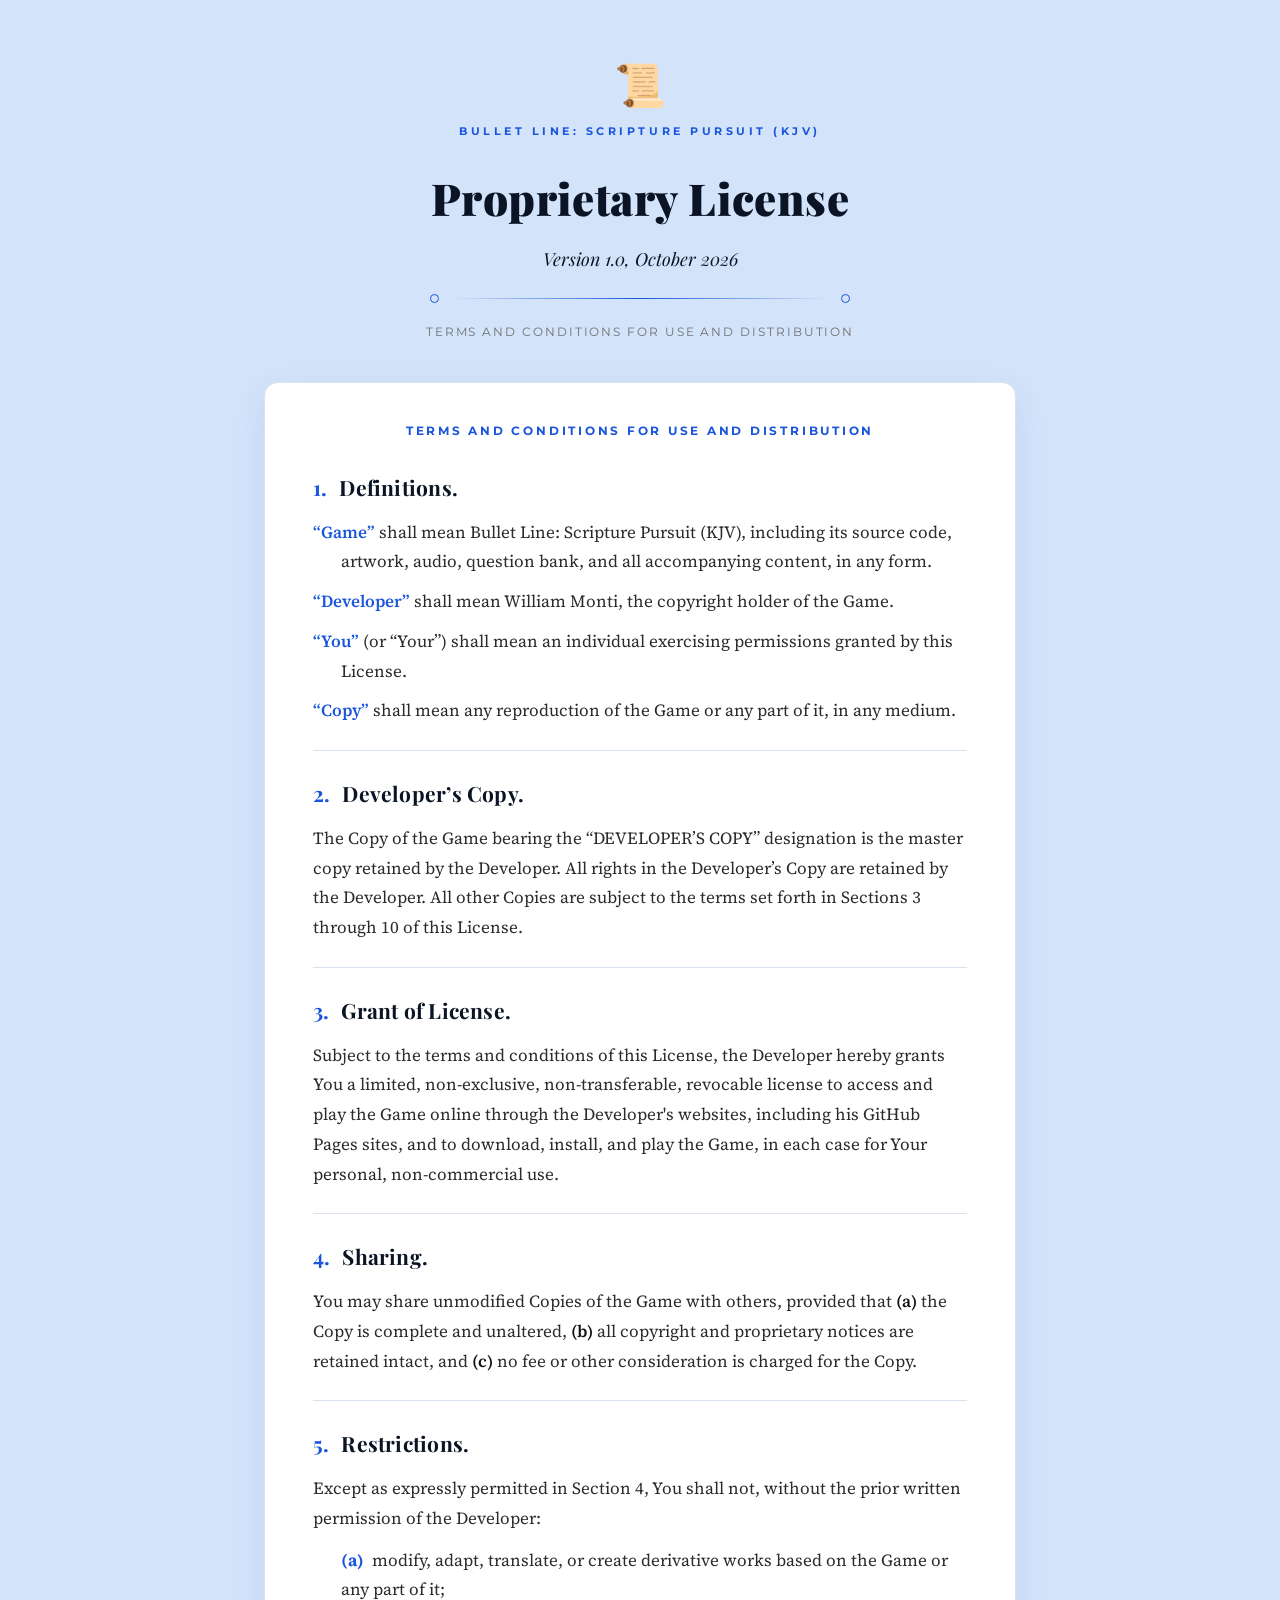
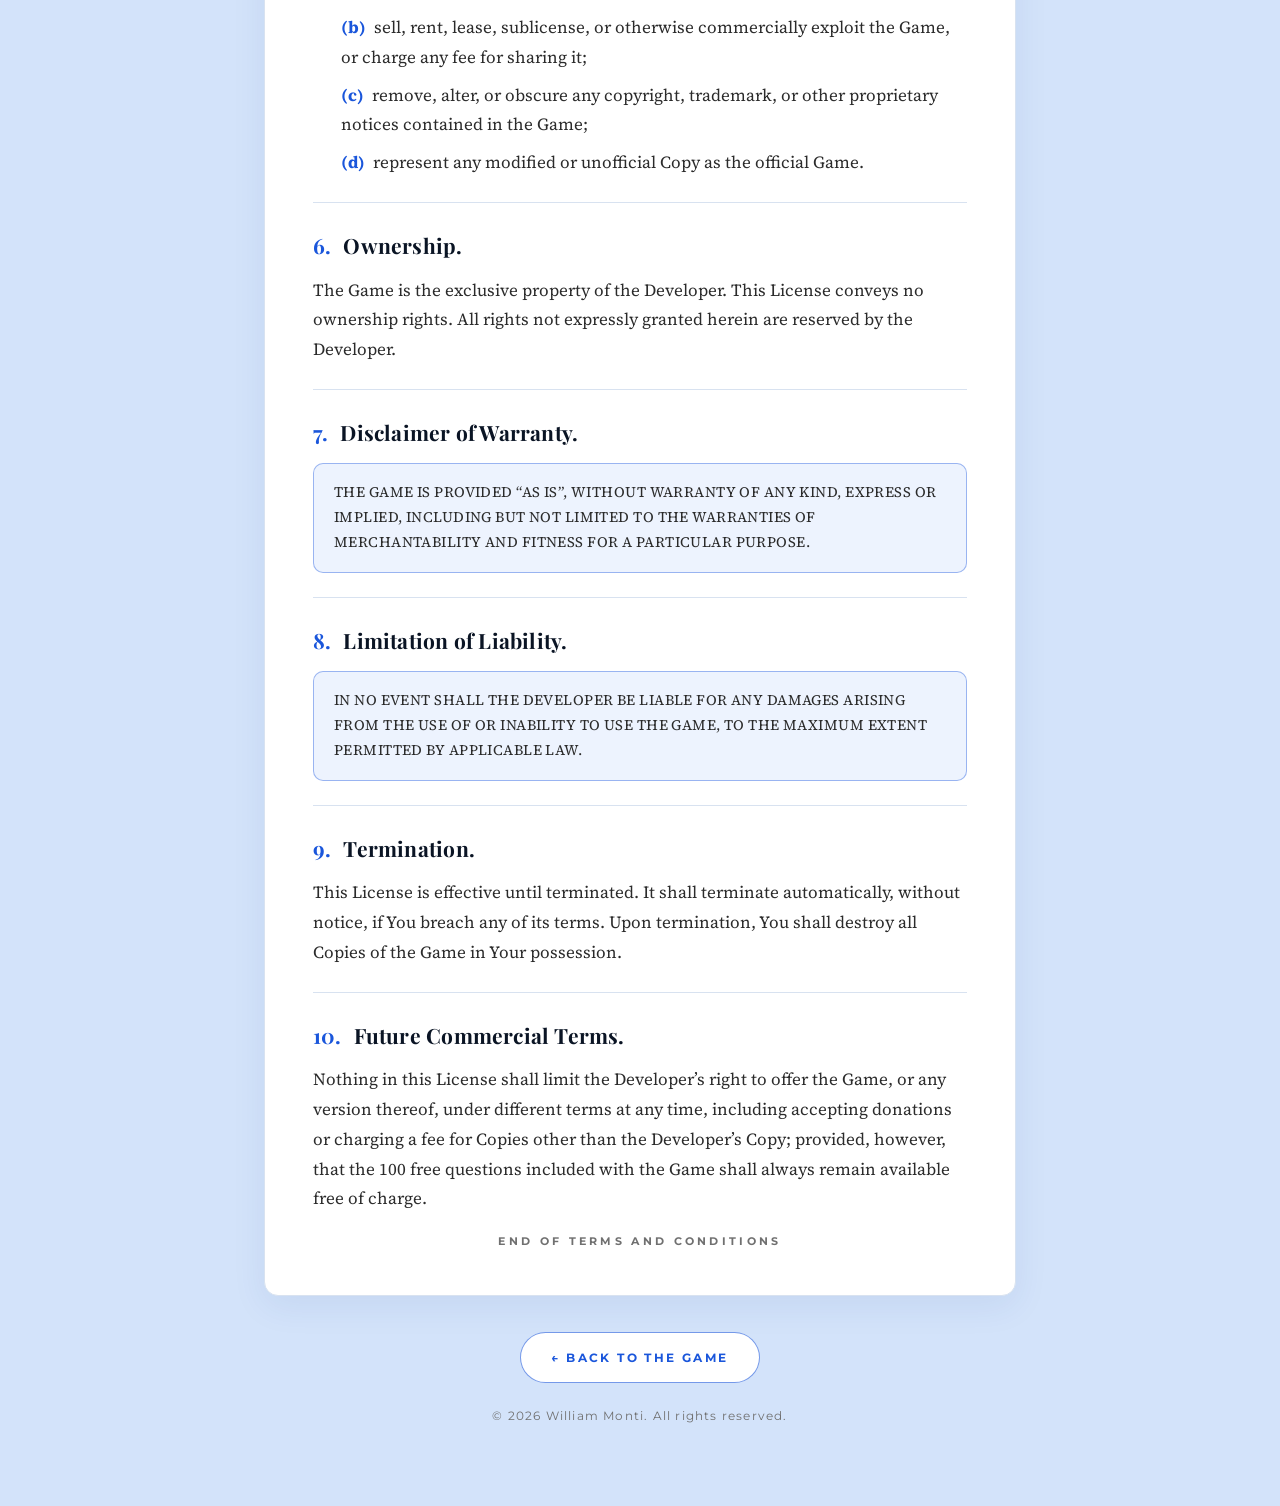
<file: license.html>
<!DOCTYPE html>
<html lang="en">
<head>
<meta charset="UTF-8">
<meta name="viewport" content="width=device-width, initial-scale=1.0">
<title>Proprietary License — Bullet Line: Scripture Pursuit (KJV)</title>
<link rel="preconnect" href="https://fonts.googleapis.com">
<link rel="preconnect" href="https://fonts.gstatic.com" crossorigin>
<link href="https://fonts.googleapis.com/css2?family=Montserrat:wght@400;500;600;700&family=Playfair+Display:ital,wght@0,600;0,700;0,900;1,600&family=Source+Serif+4:ital,opsz,wght@0,8..60,400;0,8..60,600;1,8..60,400&display=swap" rel="stylesheet">
<style>
  :root{
    --paper:#d3e3fa; --card:#ffffff; --ink:#2b2b2b; --muted:#707070;
    --blue:#1a56db; --navy:#0a1424; --line:#d8e2f0;
  }
  *{box-sizing:border-box;}
  body{
    margin:0; color:var(--ink);
    font-family:'Source Serif 4',Georgia,'Times New Roman',serif;
    font-size:17px; line-height:1.75;
    background:var(--paper);
    min-height:100vh;
  }
  .page{max-width:800px;margin:0 auto;padding:64px 24px 80px;}

  /* ---------- document header ---------- */
  header{text-align:center;margin-bottom:40px;}
  .doc-emoji{font-size:42px;margin-bottom:16px;line-height:1;}
  .kicker{
    font-family:'Montserrat',sans-serif;
    color:var(--blue);font-size:11px;font-weight:700;letter-spacing:.32em;
    text-transform:uppercase;margin-bottom:18px;
  }
  h1{
    font-family:'Playfair Display',Georgia,serif;font-weight:900;
    color:#0a1424;font-size:clamp(30px,5vw,44px);
    letter-spacing:.01em;margin:0 0 8px;
  }
  .version{
    font-family:'Playfair Display',Georgia,serif;font-style:italic;
    color:var(--navy);font-size:18px;margin-bottom:18px;
  }
  .rule{display:flex;align-items:center;justify-content:center;margin:0 auto 18px;max-width:420px;}
  .rule .dot{flex:0 0 auto;width:9px;height:9px;border-radius:9999px;border:1px solid var(--blue);background:transparent;}
  .rule .bar{flex:1 1 auto;height:1px;background:linear-gradient(90deg,transparent,var(--blue),transparent);margin:0 12px;}
  .meta{
    font-family:'Montserrat',sans-serif;
    color:var(--muted);font-size:12px;letter-spacing:.16em;text-transform:uppercase;
  }

  /* ---------- license card ---------- */
  .card{
    background:var(--card);
    border:1px solid var(--line);border-radius:14px;
    padding:16px 48px 36px;
    box-shadow:0 10px 34px rgba(20,60,140,.08);
  }
  .preamble{
    font-family:'Montserrat',sans-serif;
    text-align:center;color:var(--blue);
    font-size:11.5px;font-weight:700;letter-spacing:.24em;text-transform:uppercase;
    padding:22px 0 4px;
  }
  section{padding:24px 0;border-bottom:1px solid var(--line);}
  section:last-child{border-bottom:none;padding-bottom:8px;}
  h2{
    font-family:'Playfair Display',Georgia,serif;font-weight:700;
    color:#0a1424;font-size:21px;letter-spacing:.01em;
    margin:0 0 12px;
  }
  h2 .secnum{color:var(--blue);margin-right:12px;}
  p{margin:0 0 12px;}
  p:last-child{margin-bottom:0;}
  .def{margin:0 0 10px;padding-left:28px;text-indent:-28px;}
  .def:last-child{margin-bottom:0;}
  .def .term{color:var(--blue);font-weight:600;}
  .clause{margin:0 0 8px;padding-left:28px;}
  .clause:last-child{margin-bottom:0;}
  .clause .lbl{color:var(--blue);font-weight:700;margin-right:8px;}
  strong{font-weight:600;color:#111;}
  .caps{
    border:1px solid rgba(26,86,219,.4);border-radius:10px;
    padding:16px 20px;background:#edf3fe;
    font-size:14.5px;letter-spacing:.03em;
  }
  .endmark{
    font-family:'Montserrat',sans-serif;
    text-align:center;color:var(--muted);font-size:11px;font-weight:700;
    letter-spacing:.3em;text-transform:uppercase;padding-top:6px;
  }

  /* ---------- footer ---------- */
  footer{text-align:center;margin-top:36px;}
  .back{
    font-family:'Montserrat',sans-serif;
    display:inline-block;font-size:12px;font-weight:700;
    letter-spacing:.2em;text-transform:uppercase;text-decoration:none;
    border:1px solid rgba(26,86,219,.6);border-radius:9999px;padding:14px 30px;
    color:var(--blue);background:#fff;
    transition:border-color .2s, background .2s;
  }
  .back:hover{border-color:var(--blue);background:#edf3fe;}
  .copy{
    font-family:'Montserrat',sans-serif;
    margin-top:22px;color:var(--muted);font-size:12px;letter-spacing:.1em;
  }
  @media (max-width:640px){
    .page{padding:44px 16px 60px;}
    .card{padding:10px 24px 28px;}
    h2{font-size:19px;}
    body{font-size:16px;}
  }

  @media print{
    body{background:#fff;}
    .page{max-width:none;padding:0;}
    .card{box-shadow:none;}
    .back{display:none;}
  }
</style>
  <!-- Google tag (gtag.js) -->
  <script async src="https://www.googletagmanager.com/gtag/js?id=G-0NYTRH8V3D"></script>
  <script>
    window.dataLayer = window.dataLayer || [];
    function gtag(){dataLayer.push(arguments);}
    gtag('js', new Date());
    gtag('config', 'G-0NYTRH8V3D');
  </script>
</head>
<body>
  <div class="page">
    <header>
      <div class="doc-emoji">&#128220;</div>
      <div class="kicker">Bullet Line: Scripture Pursuit (KJV)</div>
      <h1>Proprietary License</h1>
      <div class="version">Version 1.0, October 2026</div>
      <div class="rule" aria-hidden="true">
        <span class="dot"></span><span class="bar"></span><span class="dot"></span>
      </div>
      <div class="meta">Terms and Conditions for Use and Distribution</div>
    </header>

    <main class="card">
      <div class="preamble">Terms and Conditions for Use and Distribution</div>

      <section id="s1">
        <h2><span class="secnum">1.</span>Definitions.</h2>
        <p class="def"><span class="term">&ldquo;Game&rdquo;</span> shall mean Bullet Line: Scripture Pursuit (KJV), including its source code, artwork, audio, question bank, and all accompanying content, in any form.</p>
        <p class="def"><span class="term">&ldquo;Developer&rdquo;</span> shall mean William Monti, the copyright holder of the Game.</p>
        <p class="def"><span class="term">&ldquo;You&rdquo;</span> (or &ldquo;Your&rdquo;) shall mean an individual exercising permissions granted by this License.</p>
        <p class="def"><span class="term">&ldquo;Copy&rdquo;</span> shall mean any reproduction of the Game or any part of it, in any medium.</p>
      </section>

      <section id="s2">
        <h2><span class="secnum">2.</span>Developer&rsquo;s Copy.</h2>
        <p>The Copy of the Game bearing the &ldquo;DEVELOPER&rsquo;S COPY&rdquo; designation is the master copy retained by the Developer. All rights in the Developer&rsquo;s Copy are retained by the Developer. All other Copies are subject to the terms set forth in Sections 3 through 10 of this License.</p>
      </section>

      <section id="s3">
        <h2><span class="secnum">3.</span>Grant of License.</h2>
        <p>Subject to the terms and conditions of this License, the Developer hereby grants You a limited, non-exclusive, non-transferable, revocable license to access and play the Game online through the Developer's websites, including his GitHub Pages sites, and to download, install, and play the Game, in each case for Your personal, non-commercial use.</p>
      </section>

      <section id="s4">
        <h2><span class="secnum">4.</span>Sharing.</h2>
        <p>You may share unmodified Copies of the Game with others, provided that <strong>(a)</strong> the Copy is complete and unaltered, <strong>(b)</strong> all copyright and proprietary notices are retained intact, and <strong>(c)</strong> no fee or other consideration is charged for the Copy.</p>
      </section>

      <section id="s5">
        <h2><span class="secnum">5.</span>Restrictions.</h2>
        <p>Except as expressly permitted in Section 4, You shall not, without the prior written permission of the Developer:</p>
        <p class="clause"><span class="lbl">(a)</span>modify, adapt, translate, or create derivative works based on the Game or any part of it;</p>
        <p class="clause"><span class="lbl">(b)</span>sell, rent, lease, sublicense, or otherwise commercially exploit the Game, or charge any fee for sharing it;</p>
        <p class="clause"><span class="lbl">(c)</span>remove, alter, or obscure any copyright, trademark, or other proprietary notices contained in the Game;</p>
        <p class="clause"><span class="lbl">(d)</span>represent any modified or unofficial Copy as the official Game.</p>
      </section>

      <section id="s6">
        <h2><span class="secnum">6.</span>Ownership.</h2>
        <p>The Game is the exclusive property of the Developer. This License conveys no ownership rights. All rights not expressly granted herein are reserved by the Developer.</p>
      </section>

      <section id="s7">
        <h2><span class="secnum">7.</span>Disclaimer of Warranty.</h2>
        <p class="caps">THE GAME IS PROVIDED &ldquo;AS IS&rdquo;, WITHOUT WARRANTY OF ANY KIND, EXPRESS OR IMPLIED, INCLUDING BUT NOT LIMITED TO THE WARRANTIES OF MERCHANTABILITY AND FITNESS FOR A PARTICULAR PURPOSE.</p>
      </section>

      <section id="s8">
        <h2><span class="secnum">8.</span>Limitation of Liability.</h2>
        <p class="caps">IN NO EVENT SHALL THE DEVELOPER BE LIABLE FOR ANY DAMAGES ARISING FROM THE USE OF OR INABILITY TO USE THE GAME, TO THE MAXIMUM EXTENT PERMITTED BY APPLICABLE LAW.</p>
      </section>

      <section id="s9">
        <h2><span class="secnum">9.</span>Termination.</h2>
        <p>This License is effective until terminated. It shall terminate automatically, without notice, if You breach any of its terms. Upon termination, You shall destroy all Copies of the Game in Your possession.</p>
      </section>
      <section id="s10">
        <h2><span class="secnum">10.</span>Future Commercial Terms.</h2>
        <p>Nothing in this License shall limit the Developer&rsquo;s right to offer the Game, or any version thereof, under different terms at any time, including accepting donations or charging a fee for Copies other than the Developer&rsquo;s Copy; provided, however, that the 100 free questions included with the Game shall always remain available free of charge.</p>
        <p class="endmark">End of Terms and Conditions</p>
      </section>
    </main>

    <footer>
      <a class="back" href="index.html" onclick="window.close();setTimeout(function(){window.location.href='index.html';},300);return false;">&larr; Back to the Game</a>
      <p class="copy">&copy; 2026 William Monti. All rights reserved.</p>
    </footer>
  </div>
</body>
</html>
</file>
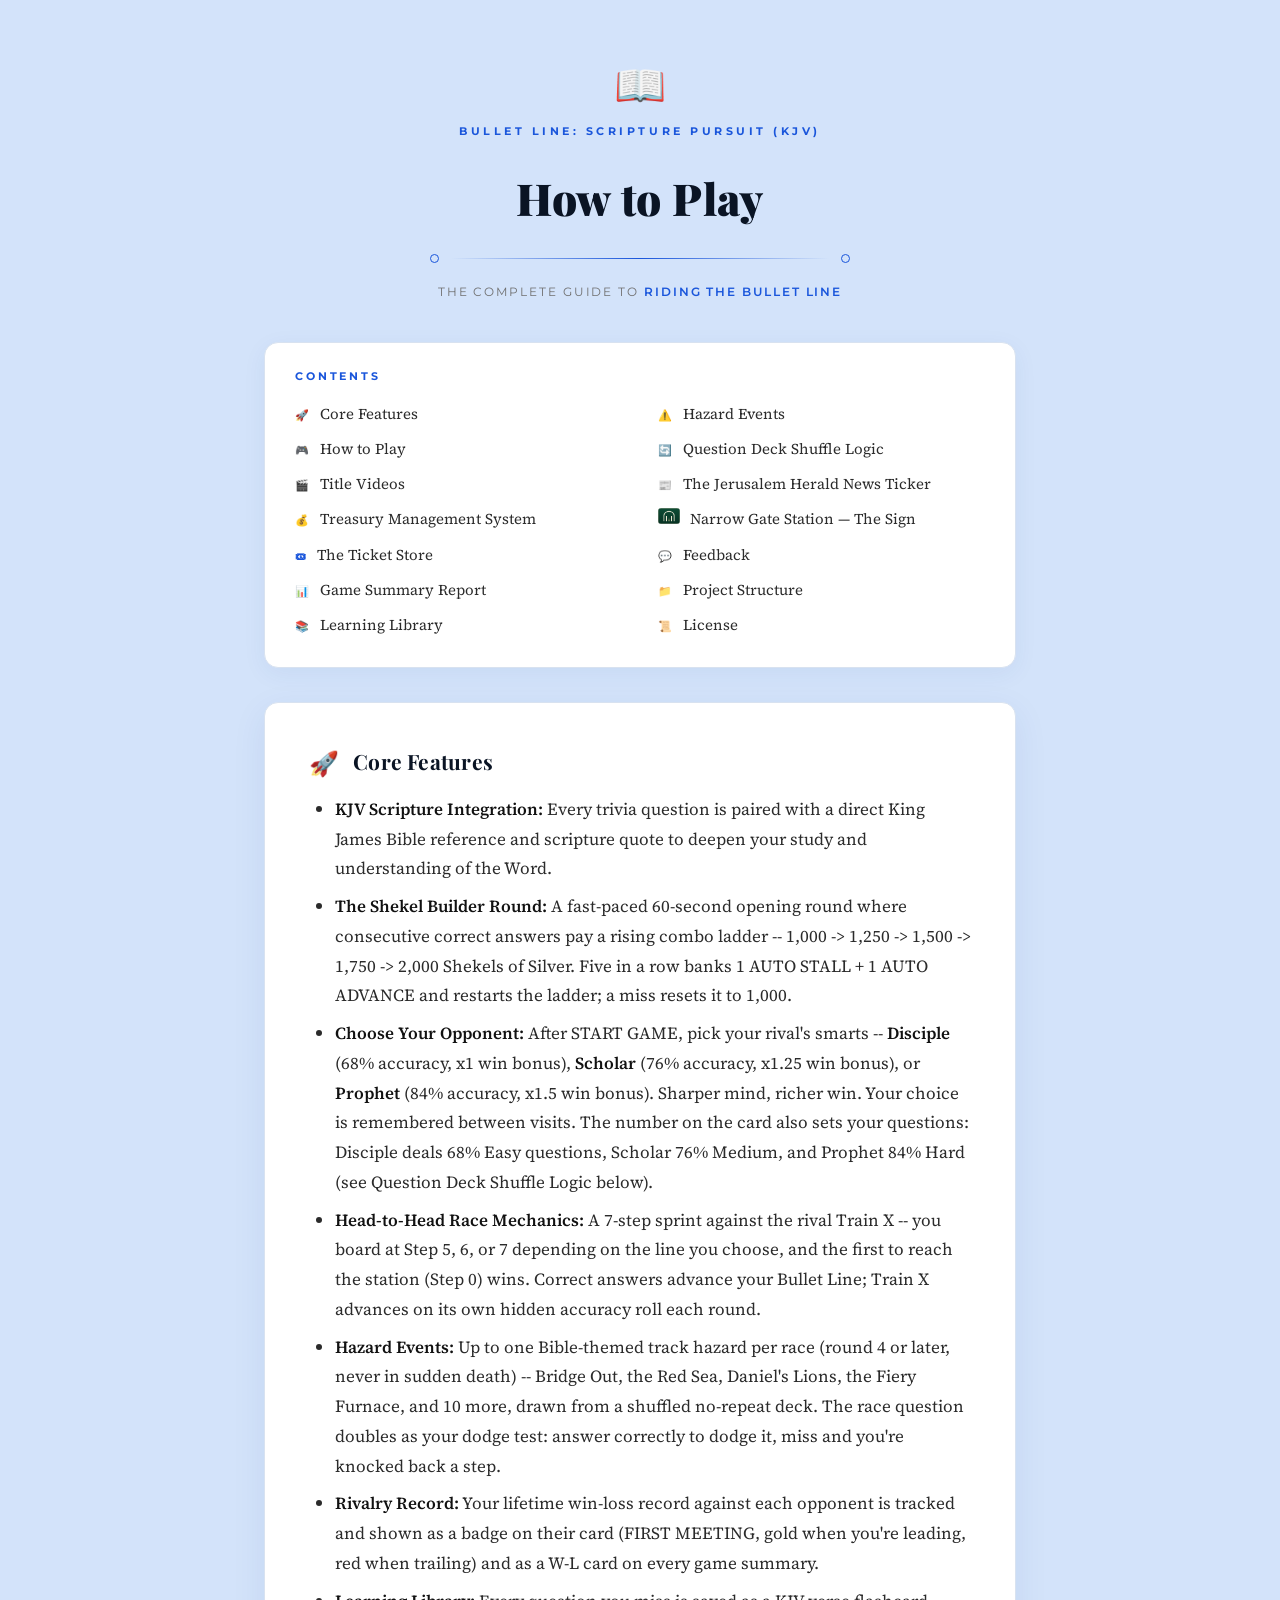
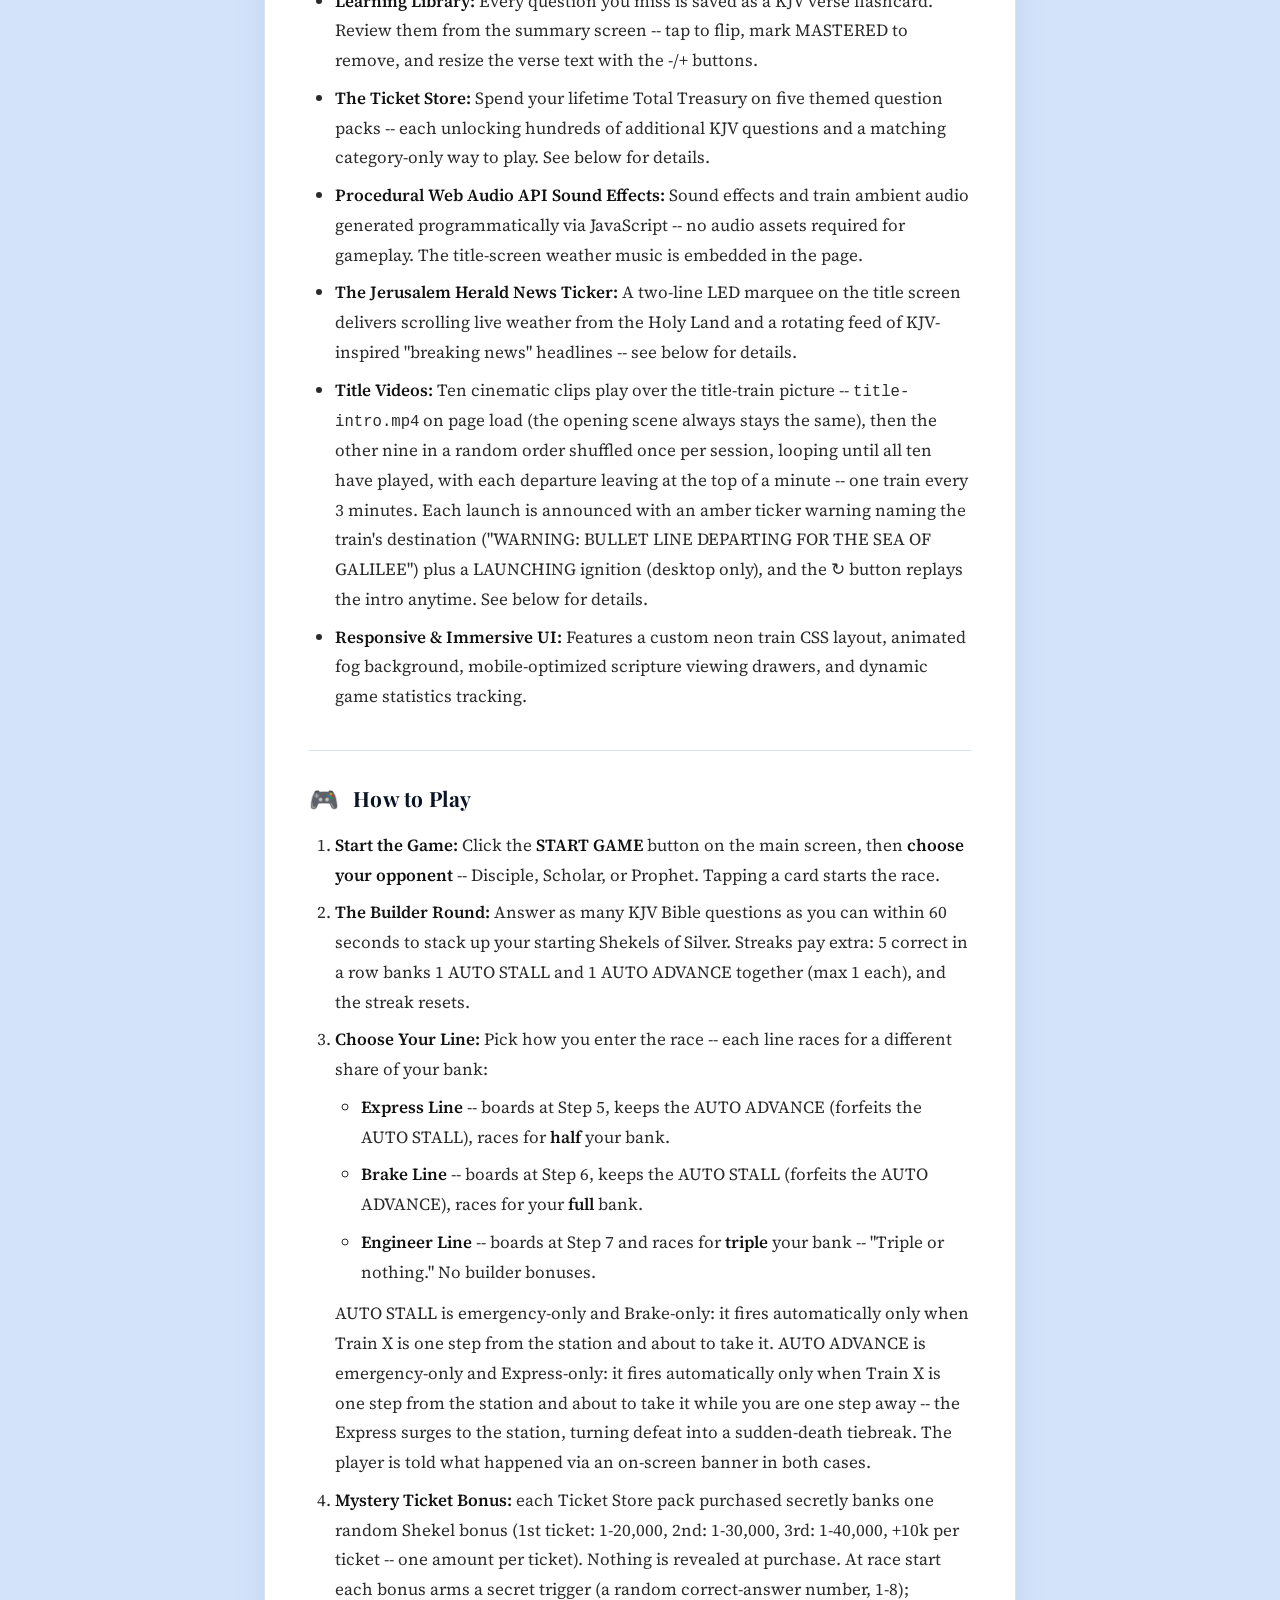
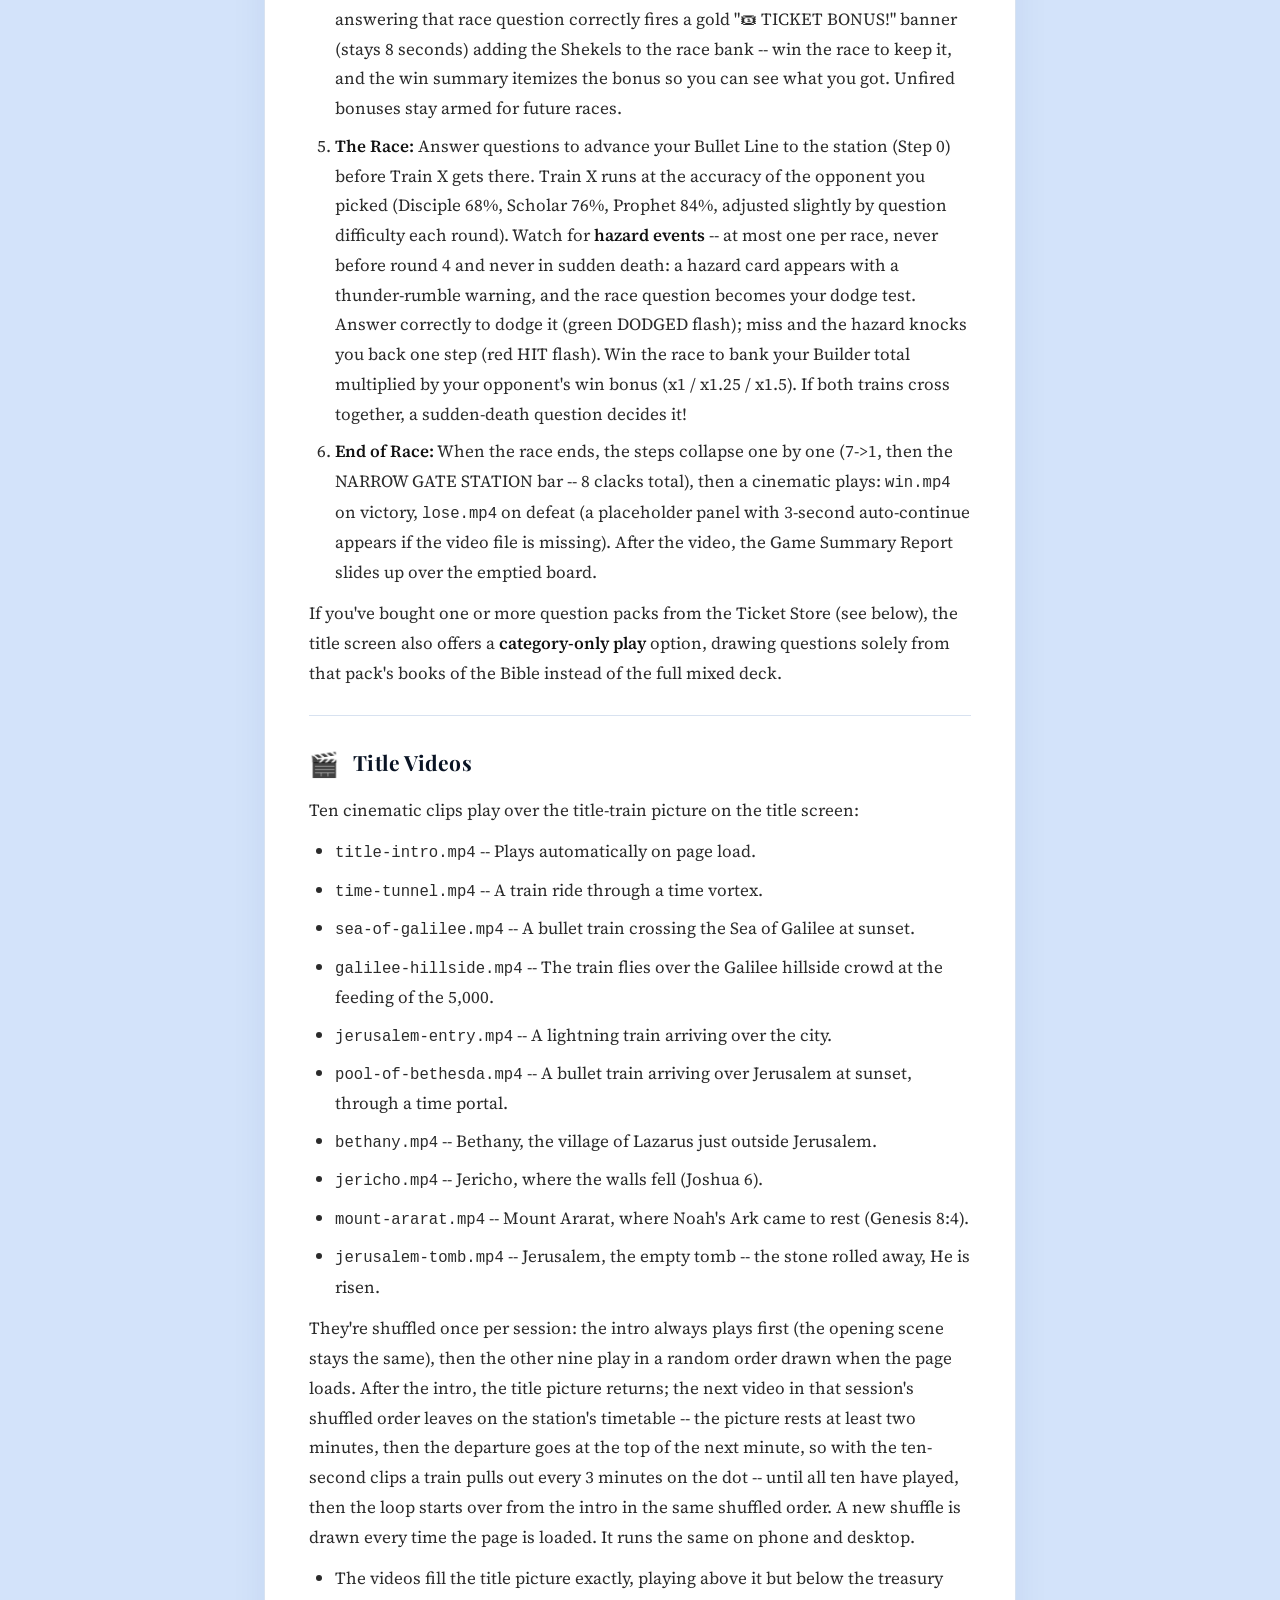
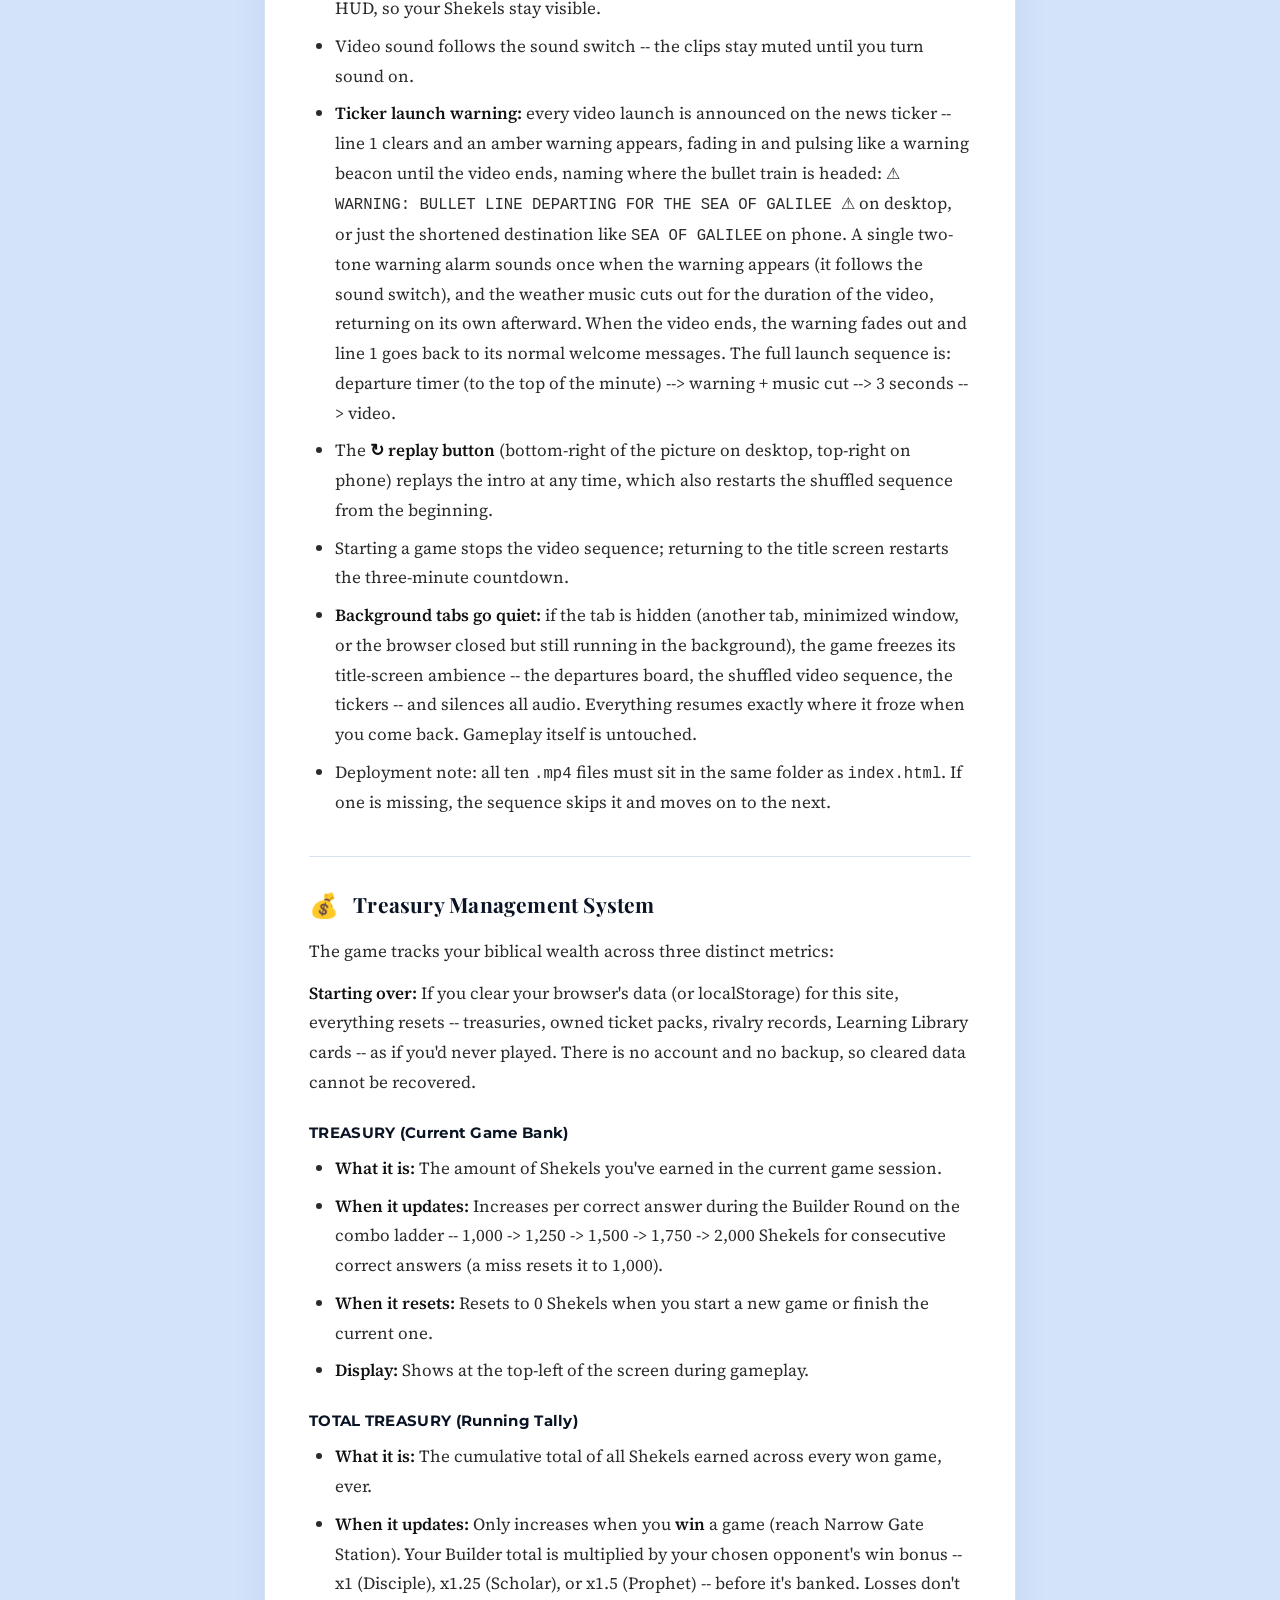
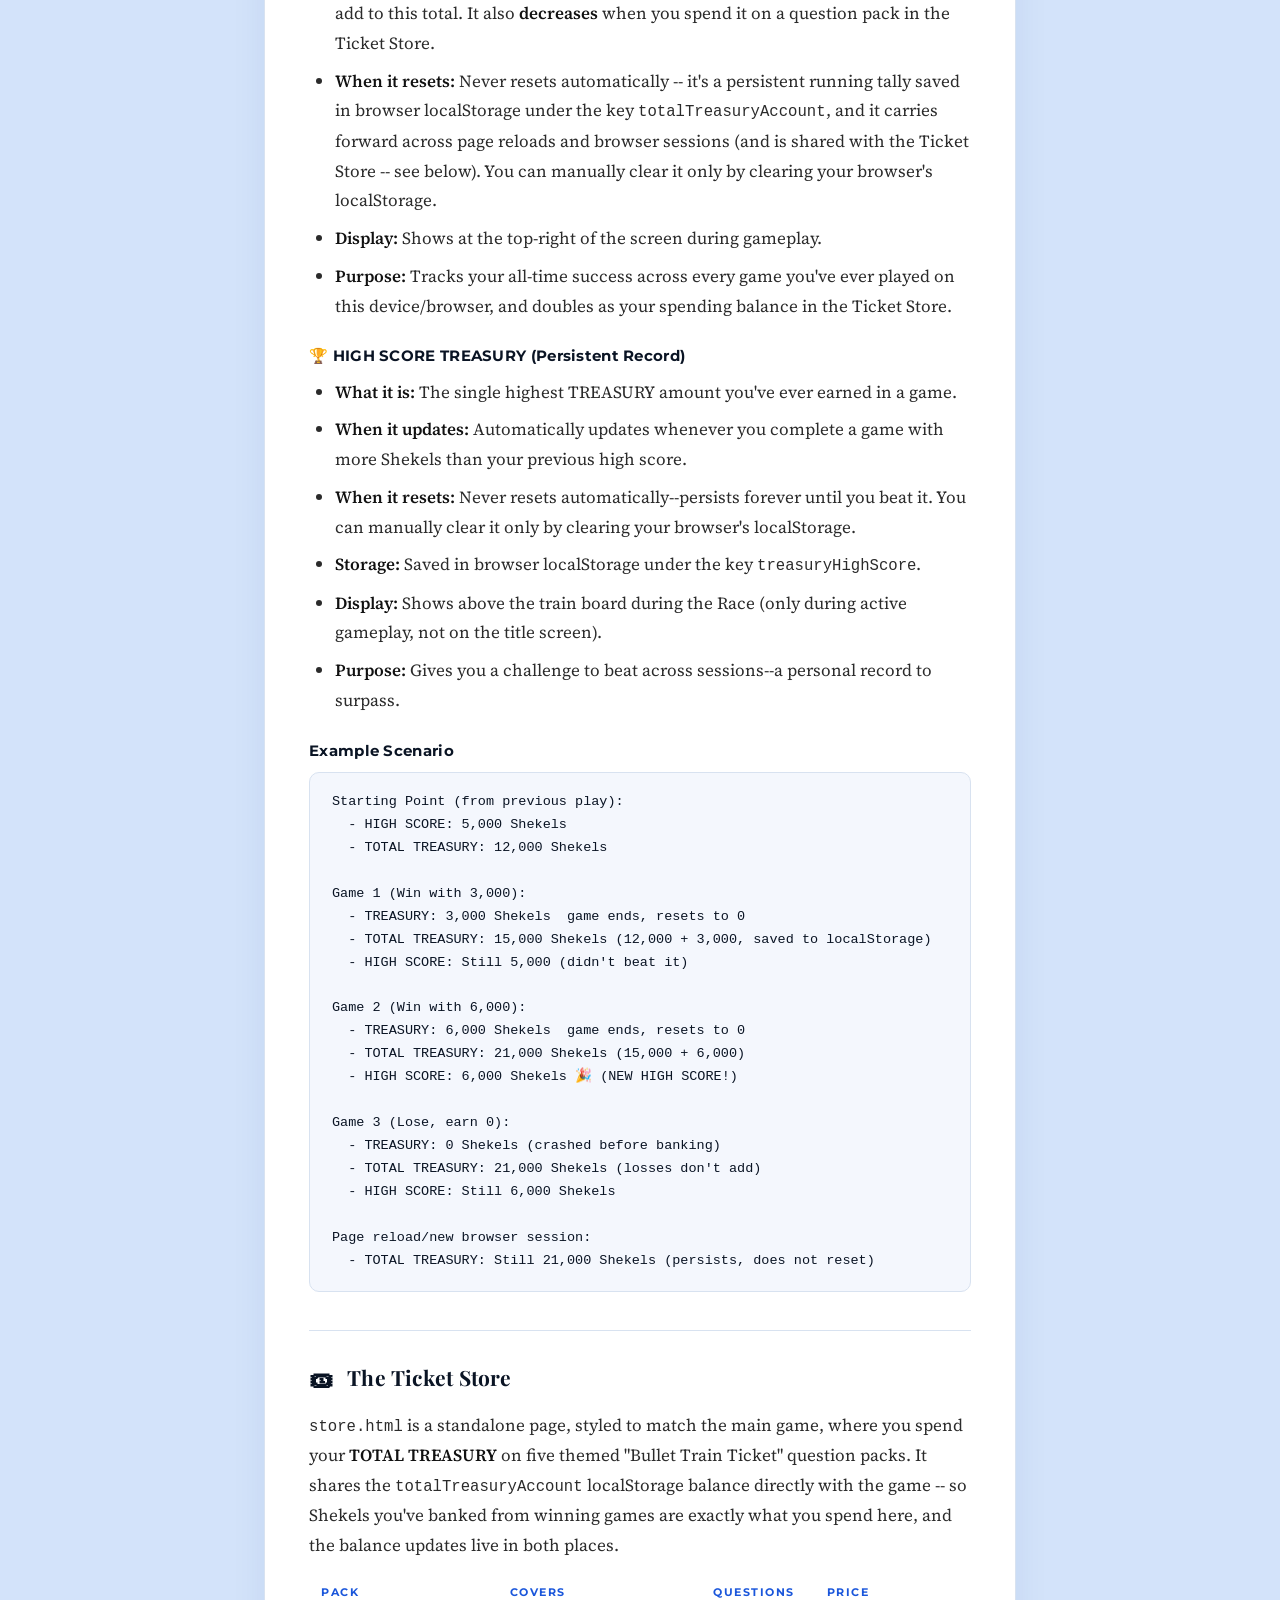
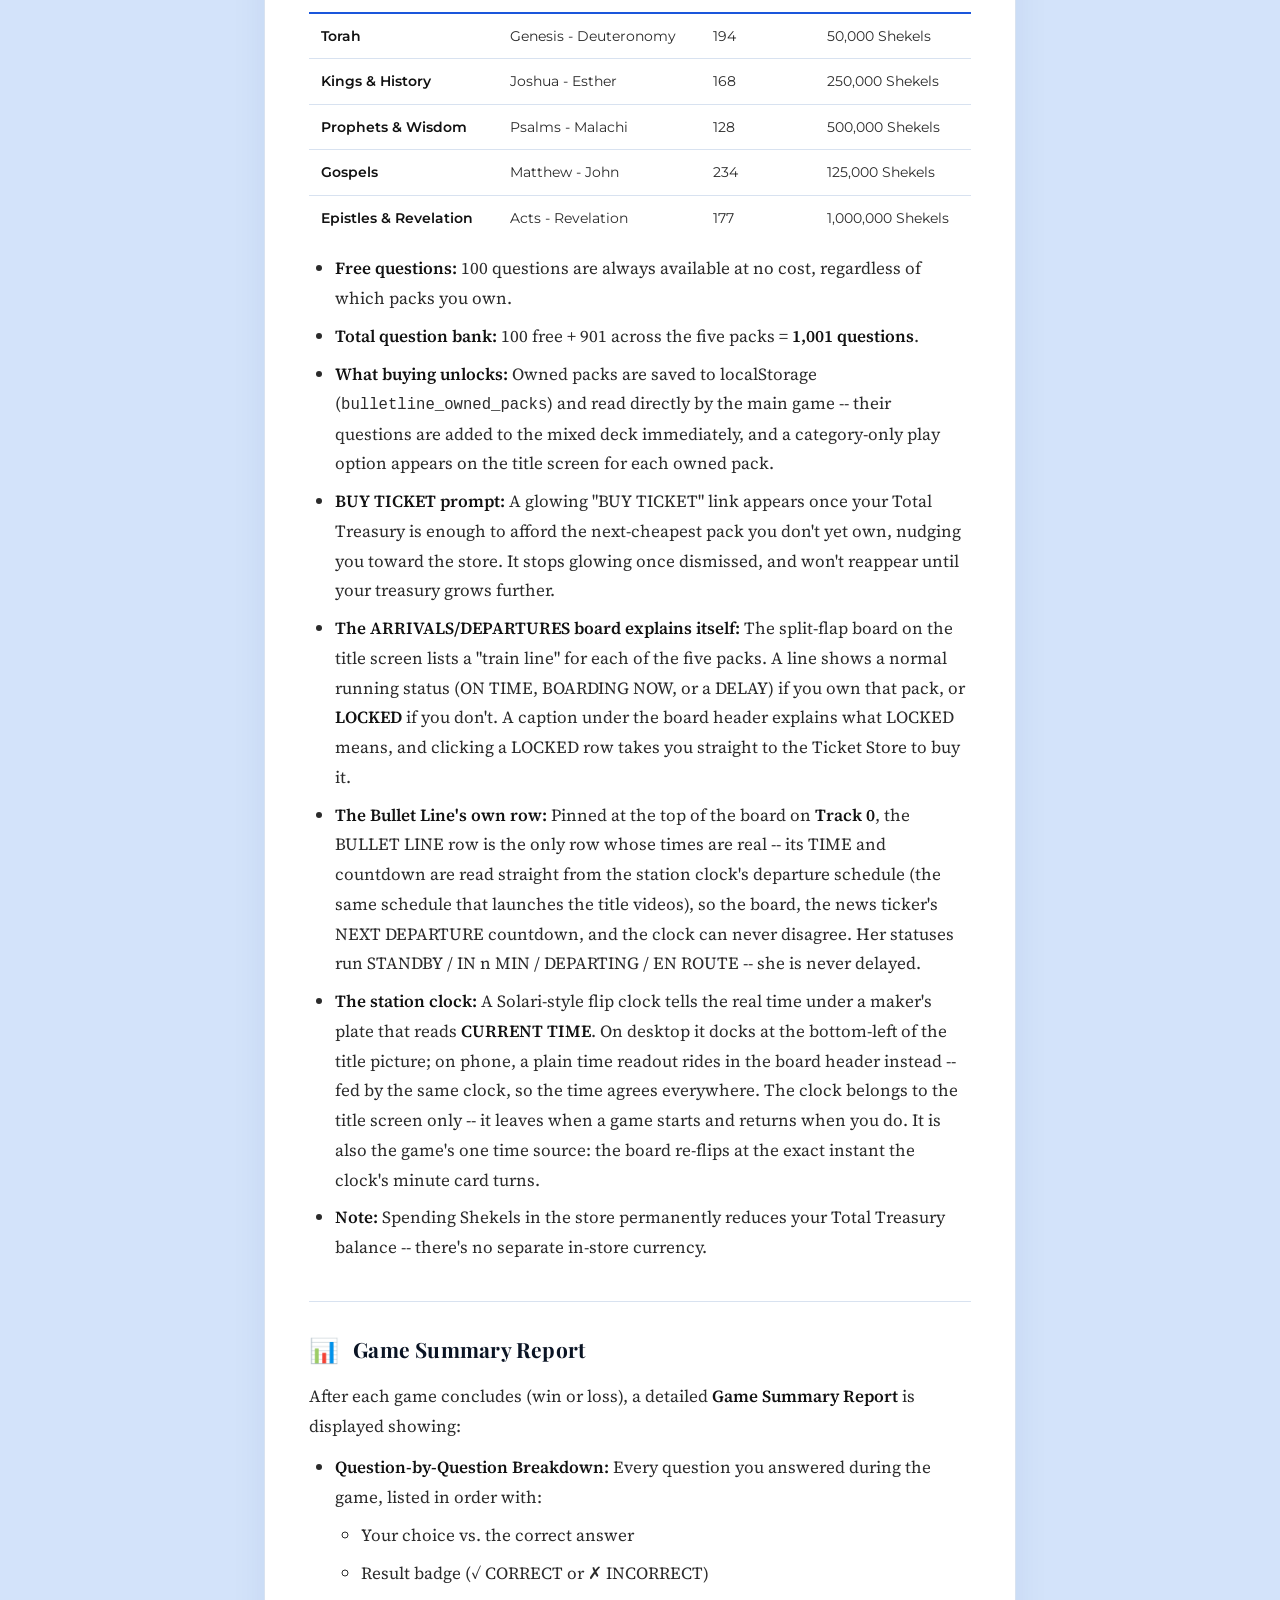
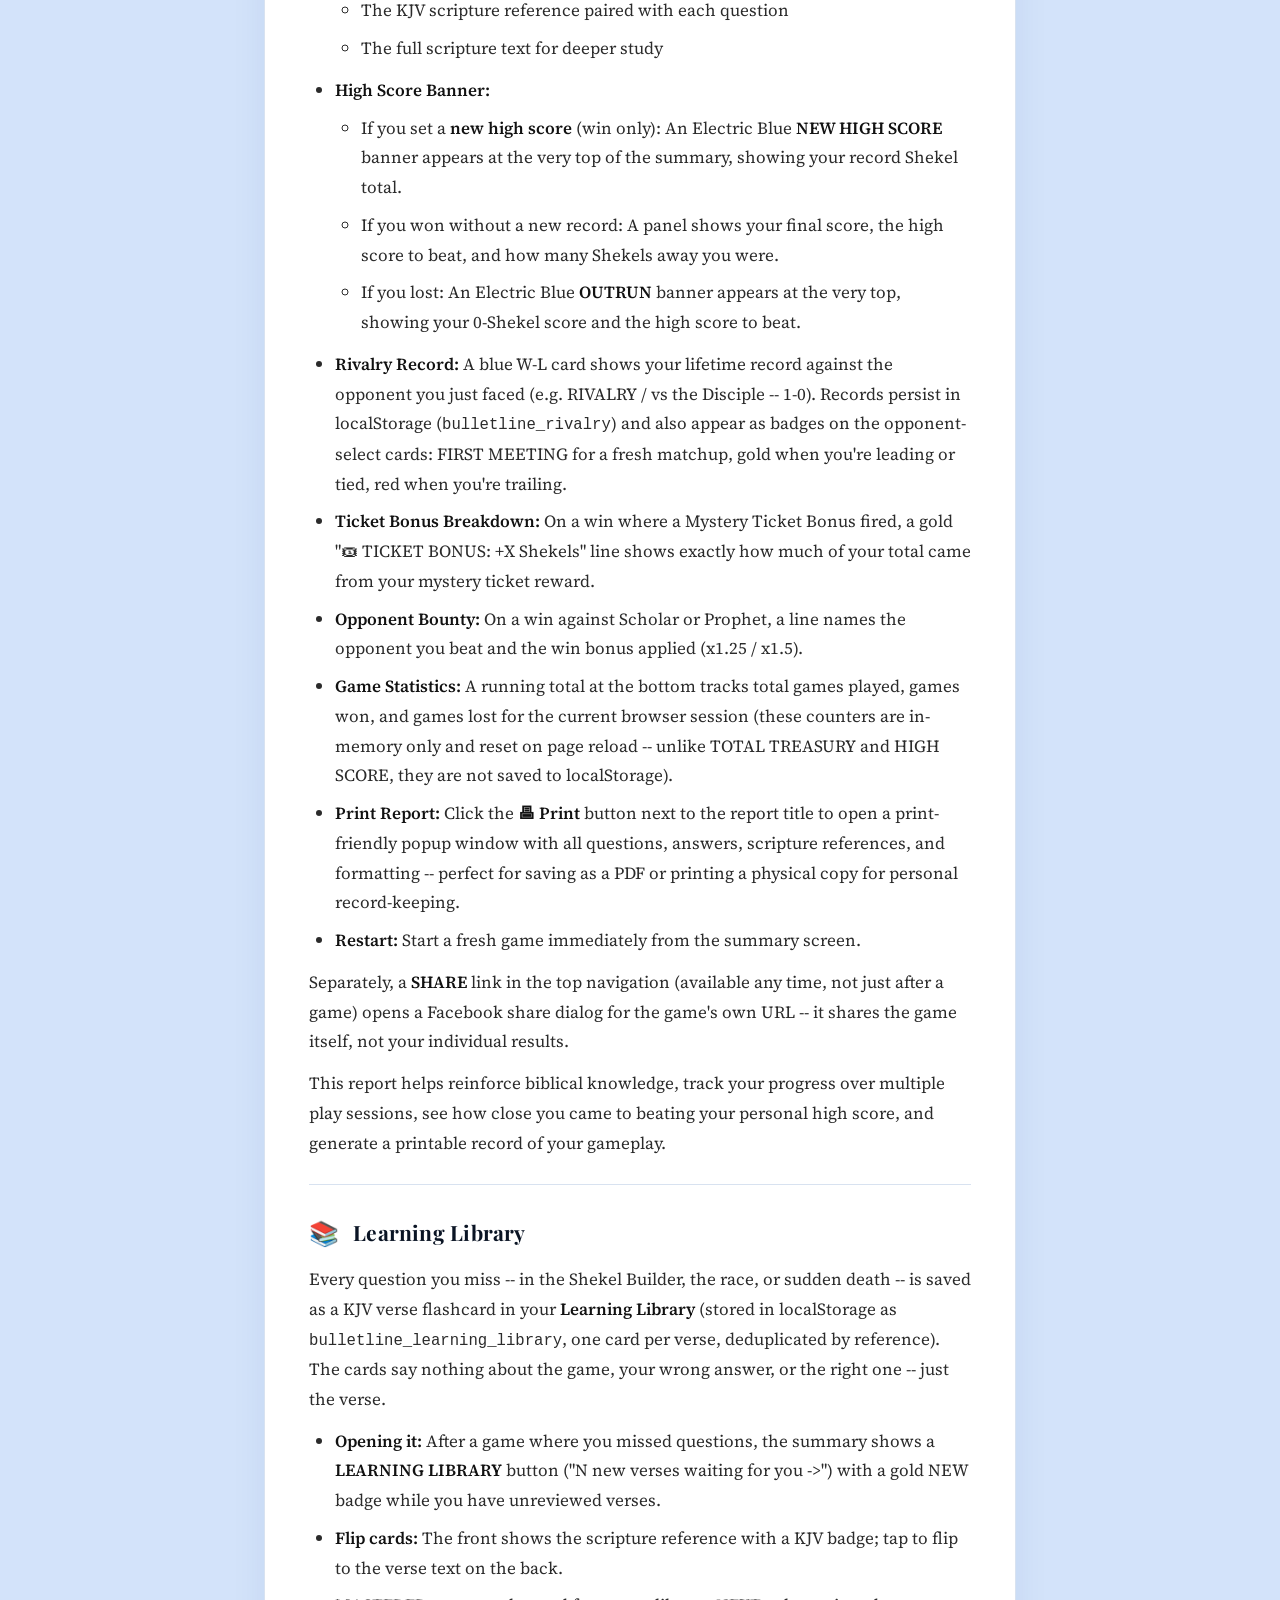
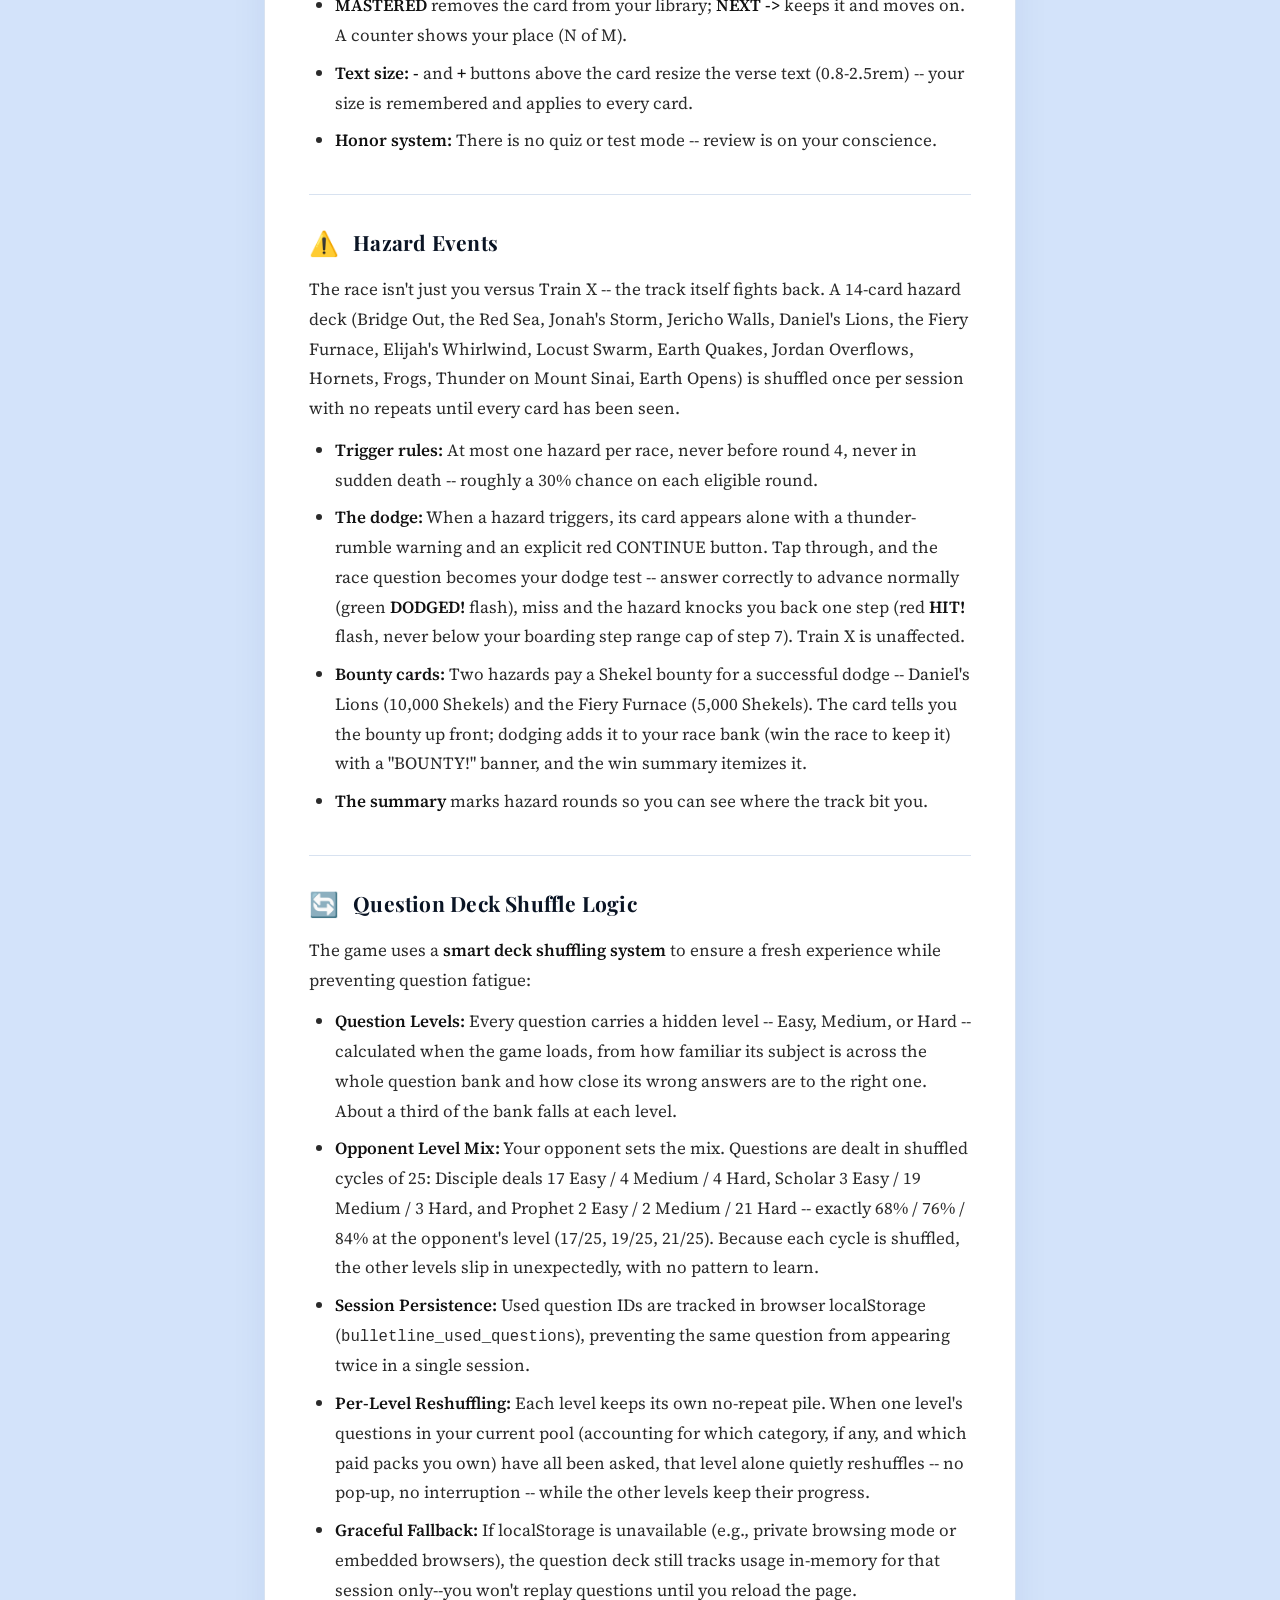
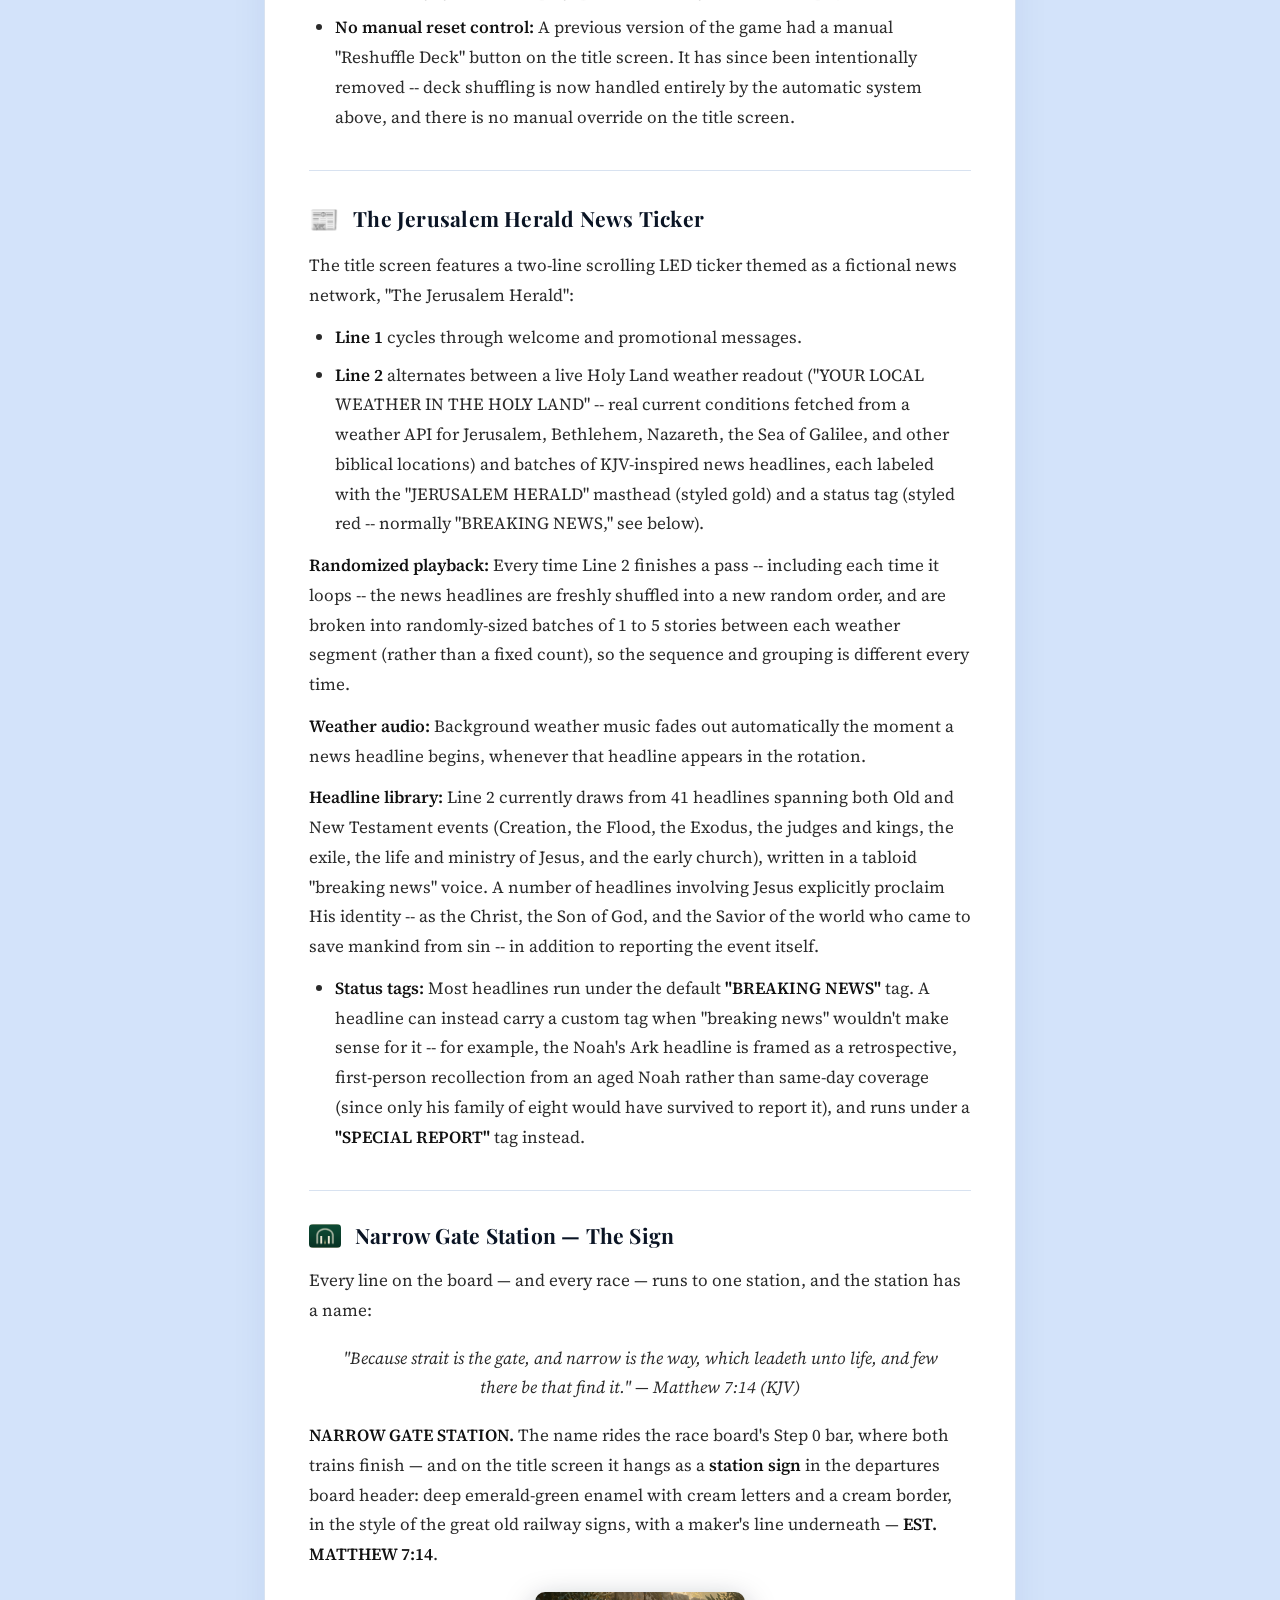
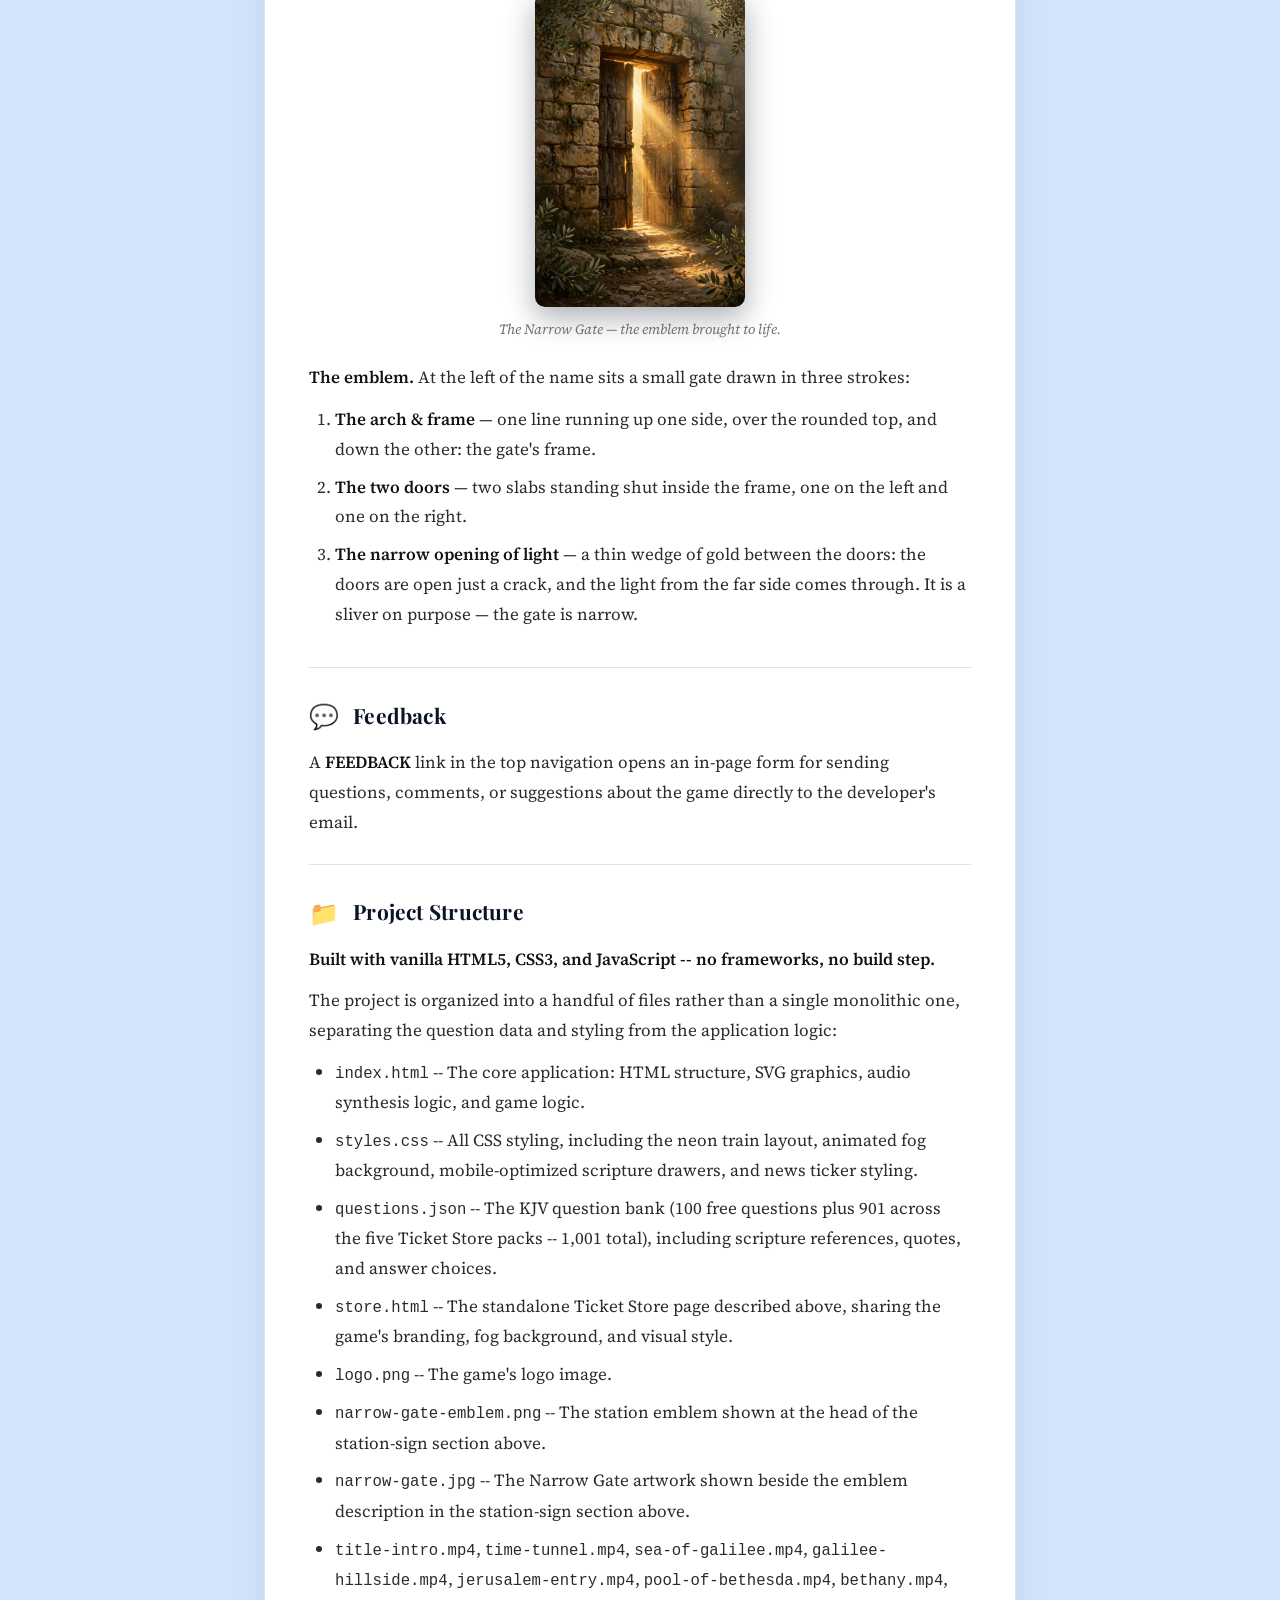
<file: readme.html>
<!DOCTYPE html>
<html lang="en">
<head>
<meta charset="UTF-8">
<meta name="viewport" content="width=device-width, initial-scale=1.0">
<title>How to Play — Bullet Line: Scripture Pursuit (KJV)</title>
<link rel="preconnect" href="https://fonts.googleapis.com">
<link rel="preconnect" href="https://fonts.gstatic.com" crossorigin>
<link href="https://fonts.googleapis.com/css2?family=Montserrat:wght@400;500;600;700&family=Playfair+Display:ital,wght@0,600;0,700;0,900;1,600&family=Source+Serif+4:ital,opsz,wght@0,8..60,400;0,8..60,600;1,8..60,400&display=swap" rel="stylesheet">
<style>
  :root{
    --paper:#d3e3fa; --card:#ffffff; --ink:#2b2b2b; --muted:#707070;
    --blue:#1a56db; --navy:#0a1424; --line:#d8e2f0;
  }
  *{box-sizing:border-box;}
  html{scroll-behavior:smooth;}
  body{
    margin:0; color:var(--ink);
    font-family:'Source Serif 4',Georgia,'Times New Roman',serif;
    font-size:17px; line-height:1.75;
    background:var(--paper);
    min-height:100vh;
  }
  .page{max-width:800px;margin:0 auto;padding:64px 24px 80px;}
  /* The Narrow Gate artwork in the station-sign section. */
  .gate-art{margin:22px auto;text-align:center;}
  .gate-art img{max-width:420px;width:100%;height:auto;border-radius:10px;
    box-shadow:0 10px 30px rgba(10,20,36,.35);display:block;margin:0 auto;}
  .gate-art figcaption{font-size:14px;color:var(--muted);font-style:italic;margin-top:10px;}
  .gate-art.small img{max-width:210px;}
  .verse-quote{font-style:italic;text-align:center;margin:18px 24px;}

  /* ---------- document header ---------- */
  header{text-align:center;margin-bottom:40px;}
  .doc-emoji{font-size:42px;margin-bottom:16px;line-height:1;}
  .kicker{
    font-family:'Montserrat',sans-serif;
    color:var(--blue);font-size:11px;font-weight:700;letter-spacing:.32em;
    text-transform:uppercase;margin-bottom:18px;
  }
  h1{
    font-family:'Playfair Display',Georgia,serif;font-weight:900;
    color:#0a1424;font-size:clamp(30px,5vw,44px);
    letter-spacing:.01em;margin:0 0 18px;
  }
  .rule{display:flex;align-items:center;justify-content:center;margin:0 auto 18px;max-width:420px;}
  .rule .dot{flex:0 0 auto;width:9px;height:9px;border-radius:9999px;border:1px solid var(--blue);background:transparent;}
  .rule .bar{flex:1 1 auto;height:1px;background:linear-gradient(90deg,transparent,var(--blue),transparent);margin:0 12px;}
  .meta{
    font-family:'Montserrat',sans-serif;
    color:var(--muted);font-size:12px;letter-spacing:.16em;text-transform:uppercase;
  }
  .meta strong{color:var(--blue);font-weight:600;}

  /* ---------- table of contents ---------- */
  .toc{
    background:var(--card);border:1px solid var(--line);border-radius:14px;
    padding:24px 30px;margin-bottom:34px;
    box-shadow:0 6px 24px rgba(20,60,140,.06);
  }
  .toc-label{
    font-family:'Montserrat',sans-serif;
    color:var(--blue);font-size:11px;font-weight:700;letter-spacing:.26em;
    text-transform:uppercase;margin-bottom:14px;
  }
  .toc ol{list-style:none;margin:0;padding:0;columns:2;column-gap:36px;}
  .toc li{margin-bottom:9px;break-inside:avoid;}
  .toc a{
    color:var(--ink);text-decoration:none;font-size:15px;
    display:flex;align-items:baseline;gap:10px;
  }
  .toc a:hover{color:var(--blue);}
  .toc a:hover .t{text-decoration:underline;text-underline-offset:3px;}
  .toc .n{
    font-family:'Montserrat',sans-serif;
    color:var(--blue);font-size:11px;font-weight:700;letter-spacing:.08em;flex:0 0 auto;
  }
  .toc .n img.toc-art{width:22px;height:16px;object-fit:cover;border-radius:3px;display:block;}

  /* ---------- body card ---------- */
  .card{
    background:var(--card);
    border:1px solid var(--line);border-radius:14px;
    padding:12px 44px 34px;
    box-shadow:0 10px 34px rgba(20,60,140,.08);
  }
  section{padding:26px 0;border-bottom:1px solid var(--line);}
  section:last-child{border-bottom:none;padding-bottom:8px;}
  h2{
    font-family:'Playfair Display',Georgia,serif;font-weight:700;
    color:#0a1424;font-size:21px;letter-spacing:.01em;
    margin:0 0 12px;display:flex;align-items:center;gap:14px;
  }
  h2 .e{font-size:24px;flex:0 0 auto;}
  h2 .e img.h2-art{height:24px;width:32px;object-fit:cover;border-radius:4px;display:block;}
  h3{
    font-family:'Montserrat',sans-serif;font-weight:700;
    color:#0a1424;font-size:15px;letter-spacing:.02em;
    margin:22px 0 8px;
  }
  p{margin:0 0 12px;}
  p:last-child{margin-bottom:0;}
  strong{color:#111;font-weight:600;}
  a{color:var(--blue);}
  ul,ol{margin:0 0 12px;padding-left:26px;}
  li{margin-bottom:8px;}
  li:last-child{margin-bottom:0;}
  ul ul,ol ul{margin-top:8px;}
  table{
    width:100%;border-collapse:collapse;margin:0 0 14px;
    font-family:'Montserrat',sans-serif;font-size:14px;
  }
  th,td{text-align:left;padding:10px 12px;border-bottom:1px solid var(--line);}
  th{
    color:var(--blue);font-size:11px;font-weight:700;letter-spacing:.14em;
    text-transform:uppercase;border-bottom:2px solid var(--blue);
  }
  tr:last-child td{border-bottom:none;}
  pre{
    background:#f4f7fd;border:1px solid var(--line);border-radius:10px;
    padding:18px 22px;overflow-x:auto;margin:0 0 12px;
    font-family:'Courier New',monospace;font-size:13.5px;line-height:1.7;color:#0a1424;
  }
  code{font-family:'Courier New',monospace;font-size:.92em;}

  /* ---------- footer ---------- */
  footer{text-align:center;margin-top:36px;}
  .doc-links{
    font-family:'Montserrat',sans-serif;font-size:11px;font-weight:700;
    letter-spacing:.18em;text-transform:uppercase;margin-bottom:20px;
  }
  /* Two link wrappers (3 + 2 + spacer): vanish as boxes except on phone
     (below), so the desktop single line is unchanged. The spacer is
     phone-only and holds the empty third column in wrapper 2. */
  .doc-link-wrapper{display:contents;}
  .doc-links .link-spacer{display:none;}
  .doc-links a{color:var(--blue);text-decoration:none;}
  .doc-links a:hover{text-decoration:underline;}
  .doc-links .sep{color:var(--muted);margin:0 10px;}
  .back{
    font-family:'Montserrat',sans-serif;
    display:inline-block;font-size:12px;font-weight:700;
    letter-spacing:.2em;text-transform:uppercase;text-decoration:none;
    border:1px solid rgba(26,86,219,.6);border-radius:9999px;padding:14px 30px;
    color:var(--blue);background:#fff;
    transition:border-color .2s, background .2s;
  }
  .back:hover{border-color:var(--blue);background:#edf3fe;}
  .copy{
    font-family:'Montserrat',sans-serif;
    margin-top:22px;color:var(--muted);font-size:12px;letter-spacing:.1em;
  }
  @media (max-width:640px){
    .page{padding:44px 16px 60px;}
    .toc ol{columns:1;}
    .card{padding:8px 24px 26px;}
    h2{font-size:19px;}
    body{font-size:16px;}
    table{font-size:12.5px;}
    th,td{padding:8px 8px;}
    /* Phone footer links: two wrappers, 3 over 2, columns lined up
       (2026-10-16, Bill's call — same treatment as the game + story).
       Wrapper 1 takes HOW TO PLAY/BUY TICKET/FEEDBACK; wrapper 2 takes
       TERMS/LICENSE plus an empty spacer in the third column, so TERMS
       sits under HOW TO PLAY and LICENSE under BUY TICKET. Every link
       takes exactly one third of its wrapper. The "|" separators hide
       on phone only; desktop keeps the single line. Letter spacing
       tightens on phone only so HOW TO PLAY fits its third. */
    .doc-links{display:flex;flex-direction:column;gap:10px;letter-spacing:.06em;}
    .doc-link-wrapper{display:flex;gap:6px;width:100%;}
    .doc-links .doc-link-wrapper a{flex:1 1 0;min-width:0;text-align:center;white-space:nowrap;}
    .doc-links .link-spacer{display:block;flex:1 1 0;min-width:0;}
    .doc-links .sep{display:none;}
  }

  /* ---------- feedback form (same form as the game start page) ---------- */
  .modal-overlay{
    position:fixed;top:0;left:0;width:100vw;height:100vh;
    background:rgba(2,5,10,0.85);backdrop-filter:blur(8px);
    display:flex;align-items:center;justify-content:center;
    z-index:1000;animation:fbFadeIn 0.3s ease-out;padding:15px;
    box-sizing:border-box;
  }
  .feedback-modal-box{
    background:#0a1424;border:2px solid #00d2ff;border-radius:14px;
    padding:28px 24px;max-width:460px;width:100%;text-align:left;
    box-shadow:0 0 40px rgba(0,210,255,0.45);position:relative;
    font-family:'Montserrat',sans-serif;
  }
  .feedback-modal-box h3{
    font-size:1.2rem;font-weight:900;color:#00ffaa;margin:0 0 8px;
    text-transform:uppercase;letter-spacing:1px;text-align:center;
  }
  .feedback-modal-box p{
    font-size:0.85rem;color:#cfd8e3;margin:0 0 16px;
    text-align:center;line-height:1.4;
  }
  .feedback-form-group{margin-bottom:14px;display:flex;flex-direction:column;gap:6px;}
  .feedback-form-group label{
    font-size:0.78rem;font-weight:800;color:#00d2ff;
    letter-spacing:1px;text-transform:uppercase;
  }
  .feedback-form-group input,.feedback-form-group textarea{
    background:#050a12;border:1px solid #1f314d;border-radius:8px;
    padding:10px 12px;color:#e0e6ed;font-size:0.9rem;
    font-family:inherit;outline:none;transition:border-color 0.2s;
  }
  .feedback-form-group input:focus,.feedback-form-group textarea:focus{
    border-color:#00d2ff;box-shadow:0 0 8px rgba(0,210,255,0.3);
  }
  .feedback-form-group textarea{resize:vertical;min-height:100px;}
  .feedback-btn-row{display:flex;gap:10px;margin-top:18px;}
  .btn-feedback-cancel{
    flex:1;background:#132238;border:1px solid #233857;color:#cfd8e3;
    padding:11px;border-radius:8px;font-size:0.85rem;font-weight:800;
    letter-spacing:1px;text-transform:uppercase;cursor:pointer;
    transition:background 0.2s;font-family:'Montserrat',sans-serif;
  }
  .btn-feedback-cancel:hover{background:#1c314f;}
  .btn-feedback-submit{
    flex:1;background:linear-gradient(180deg,#00d2ff 0%,#0088cc 100%);
    border:none;color:#05131a;padding:11px;border-radius:8px;
    font-size:0.85rem;font-weight:900;letter-spacing:1px;
    text-transform:uppercase;cursor:pointer;
    box-shadow:0 0 15px rgba(0,210,255,0.4);
    transition:transform 0.2s,box-shadow 0.2s;font-family:'Montserrat',sans-serif;
  }
  .btn-feedback-submit:hover{transform:translateY(-2px);box-shadow:0 0 22px rgba(0,210,255,0.7);}
  @keyframes fbFadeIn{from{opacity:0;transform:scale(0.95);}to{opacity:1;transform:scale(1);}}
  .hidden{display:none !important;}
  .doc-links a.feedback-link{cursor:pointer;}

  @media print{
    body{background:#fff;}
    .page{max-width:none;padding:0;}
    .card,.toc{box-shadow:none;}
    .back{display:none;}
  }
</style>
  <!-- Google tag (gtag.js) -->
  <script async src="https://www.googletagmanager.com/gtag/js?id=G-0NYTRH8V3D"></script>
  <script>
    window.dataLayer = window.dataLayer || [];
    function gtag(){dataLayer.push(arguments);}
    gtag('js', new Date());
    gtag('config', 'G-0NYTRH8V3D');
  </script>
</head>
<body>
  <div class="page">
    <header>
      <div class="doc-emoji">&#128214;</div>
      <div class="kicker">Bullet Line: Scripture Pursuit (KJV)</div>
      <h1>How to Play</h1>
      <div class="rule" aria-hidden="true">
        <span class="dot"></span><span class="bar"></span><span class="dot"></span>
      </div>
      <div class="meta">The complete guide to <strong>riding the Bullet Line</strong></div>
    </header>

    <nav class="toc" aria-label="Table of contents">
      <div class="toc-label">Contents</div>
      <ol>
        <li><a href="#s1"><span class="n">&#128640;</span><span class="t">Core Features</span></a></li>
        <li><a href="#s2"><span class="n">&#127918;</span><span class="t">How to Play</span></a></li>
        <li><a href="#s3"><span class="n">&#127916;</span><span class="t">Title Videos</span></a></li>
        <li><a href="#s4"><span class="n">&#128176;</span><span class="t">Treasury Management System</span></a></li>
        <li><a href="#s5"><span class="n">&#127903;</span><span class="t">The Ticket Store</span></a></li>
        <li><a href="#s6"><span class="n">&#128202;</span><span class="t">Game Summary Report</span></a></li>
        <li><a href="#s7"><span class="n">&#128218;</span><span class="t">Learning Library</span></a></li>
        <li><a href="#s8"><span class="n">&#9888;&#65039;</span><span class="t">Hazard Events</span></a></li>
        <li><a href="#s9"><span class="n">&#128260;</span><span class="t">Question Deck Shuffle Logic</span></a></li>
        <li><a href="#s10"><span class="n">&#128240;</span><span class="t">The Jerusalem Herald News Ticker</span></a></li>
        <li><a href="#s11"><span class="n"><img class="toc-art" src="narrow-gate-emblem.png" alt=""></span><span class="t">Narrow Gate Station — The Sign</span></a></li>
        <li><a href="#s12"><span class="n">&#128172;</span><span class="t">Feedback</span></a></li>
        <li><a href="#s13"><span class="n">&#128193;</span><span class="t">Project Structure</span></a></li>
        <li><a href="#s14"><span class="n">&#128220;</span><span class="t">License</span></a></li>
      </ol>
    </nav>

    <main class="card">
      <section id="s1">
        <h2><span class="e">&#128640;</span>Core Features</h2>
        <ul>
          <li><strong>KJV Scripture Integration:</strong> Every trivia question is paired with a direct King James Bible reference and scripture quote to deepen your study and understanding of the Word.</li>
          <li><strong>The Shekel Builder Round:</strong> A fast-paced 60-second opening round where consecutive correct answers pay a rising combo ladder -- 1,000 -&gt; 1,250 -&gt; 1,500 -&gt; 1,750 -&gt; 2,000 Shekels of Silver. Five in a row banks 1 AUTO STALL + 1 AUTO ADVANCE and restarts the ladder; a miss resets it to 1,000.</li>
          <li><strong>Choose Your Opponent:</strong> After START GAME, pick your rival's smarts -- <strong>Disciple</strong> (68% accuracy, x1 win bonus), <strong>Scholar</strong> (76% accuracy, x1.25 win bonus), or <strong>Prophet</strong> (84% accuracy, x1.5 win bonus). Sharper mind, richer win. Your choice is remembered between visits. The number on the card also sets your questions: Disciple deals 68% Easy questions, Scholar 76% Medium, and Prophet 84% Hard (see Question Deck Shuffle Logic below).</li>
          <li><strong>Head-to-Head Race Mechanics:</strong> A 7-step sprint against the rival Train X -- you board at Step 5, 6, or 7 depending on the line you choose, and the first to reach the station (Step 0) wins. Correct answers advance your Bullet Line; Train X advances on its own hidden accuracy roll each round.</li>
          <li><strong>Hazard Events:</strong> Up to one Bible-themed track hazard per race (round 4 or later, never in sudden death) -- Bridge Out, the Red Sea, Daniel's Lions, the Fiery Furnace, and 10 more, drawn from a shuffled no-repeat deck. The race question doubles as your dodge test: answer correctly to dodge it, miss and you're knocked back a step.</li>
          <li><strong>Rivalry Record:</strong> Your lifetime win-loss record against each opponent is tracked and shown as a badge on their card (FIRST MEETING, gold when you're leading, red when trailing) and as a W-L card on every game summary.</li>
          <li><strong>Learning Library:</strong> Every question you miss is saved as a KJV verse flashcard. Review them from the summary screen -- tap to flip, mark MASTERED to remove, and resize the verse text with the -/+ buttons.</li>
          <li><strong>The Ticket Store:</strong> Spend your lifetime Total Treasury on five themed question packs -- each unlocking hundreds of additional KJV questions and a matching category-only way to play. See below for details.</li>
          <li><strong>Procedural Web Audio API Sound Effects:</strong> Sound effects and train ambient audio generated programmatically via JavaScript -- no audio assets required for gameplay. The title-screen weather music is embedded in the page.</li>
          <li><strong>The Jerusalem Herald News Ticker:</strong> A two-line LED marquee on the title screen delivers scrolling live weather from the Holy Land and a rotating feed of KJV-inspired "breaking news" headlines -- see below for details.</li>
          <li><strong>Title Videos:</strong> Ten cinematic clips play over the title-train picture -- <code>title-intro.mp4</code> on page load (the opening scene always stays the same), then the other nine in a random order shuffled once per session, looping until all ten have played, with each departure leaving at the top of a minute -- one train every 3 minutes. Each launch is announced with an amber ticker warning naming the train's destination ("WARNING: BULLET LINE DEPARTING FOR THE SEA OF GALILEE") plus a LAUNCHING ignition (desktop only), and the &#8635; button replays the intro anytime. See below for details.</li>
          <li><strong>Responsive &amp; Immersive UI:</strong> Features a custom neon train CSS layout, animated fog background, mobile-optimized scripture viewing drawers, and dynamic game statistics tracking.</li>
        </ul>
      </section>

      <section id="s2">
        <h2><span class="e">&#127918;</span>How to Play</h2>
        <ol>
          <li><strong>Start the Game:</strong> Click the <strong>START GAME</strong> button on the main screen, then <strong>choose your opponent</strong> -- Disciple, Scholar, or Prophet. Tapping a card starts the race.</li>
          <li><strong>The Builder Round:</strong> Answer as many KJV Bible questions as you can within 60 seconds to stack up your starting Shekels of Silver. Streaks pay extra: 5 correct in a row banks 1 AUTO STALL and 1 AUTO ADVANCE together (max 1 each), and the streak resets.</li>
          <li><strong>Choose Your Line:</strong> Pick how you enter the race -- each line races for a different share of your bank:
            <ul>
              <li><strong>Express Line</strong> -- boards at Step 5, keeps the AUTO ADVANCE (forfeits the AUTO STALL), races for <strong>half</strong> your bank.</li>
              <li><strong>Brake Line</strong> -- boards at Step 6, keeps the AUTO STALL (forfeits the AUTO ADVANCE), races for your <strong>full</strong> bank.</li>
              <li><strong>Engineer Line</strong> -- boards at Step 7 and races for <strong>triple</strong> your bank -- "Triple or nothing." No builder bonuses.</li>
            </ul>
            <p>AUTO STALL is emergency-only and Brake-only: it fires automatically only when Train X is one step from the station and about to take it. AUTO ADVANCE is emergency-only and Express-only: it fires automatically only when Train X is one step from the station and about to take it while you are one step away -- the Express surges to the station, turning defeat into a sudden-death tiebreak. The player is told what happened via an on-screen banner in both cases.</p>
          </li>
          <li><strong>Mystery Ticket Bonus:</strong> each Ticket Store pack purchased secretly banks one random Shekel bonus (1st ticket: 1-20,000, 2nd: 1-30,000, 3rd: 1-40,000, +10k per ticket -- one amount per ticket). Nothing is revealed at purchase. At race start each bonus arms a secret trigger (a random correct-answer number, 1-8); answering that race question correctly fires a gold "&#127903; TICKET BONUS!" banner (stays 8 seconds) adding the Shekels to the race bank -- win the race to keep it, and the win summary itemizes the bonus so you can see what you got. Unfired bonuses stay armed for future races.</li>
          <li><strong>The Race:</strong> Answer questions to advance your Bullet Line to the station (Step 0) before Train X gets there. Train X runs at the accuracy of the opponent you picked (Disciple 68%, Scholar 76%, Prophet 84%, adjusted slightly by question difficulty each round). Watch for <strong>hazard events</strong> -- at most one per race, never before round 4 and never in sudden death: a hazard card appears with a thunder-rumble warning, and the race question becomes your dodge test. Answer correctly to dodge it (green DODGED flash); miss and the hazard knocks you back one step (red HIT flash). Win the race to bank your Builder total multiplied by your opponent's win bonus (x1 / x1.25 / x1.5). If both trains cross together, a sudden-death question decides it!</li>
          <li><strong>End of Race:</strong> When the race ends, the steps collapse one by one (7-&gt;1, then the NARROW GATE STATION bar -- 8 clacks total), then a cinematic plays: <code>win.mp4</code> on victory, <code>lose.mp4</code> on defeat (a placeholder panel with 3-second auto-continue appears if the video file is missing). After the video, the Game Summary Report slides up over the emptied board.</li>
        </ol>
        <p>If you've bought one or more question packs from the Ticket Store (see below), the title screen also offers a <strong>category-only play</strong> option, drawing questions solely from that pack's books of the Bible instead of the full mixed deck.</p>
      </section>

      <section id="s3">
        <h2><span class="e">&#127916;</span>Title Videos</h2>
        <p>Ten cinematic clips play over the title-train picture on the title screen:</p>
        <ul>
          <li><code>title-intro.mp4</code> -- Plays automatically on page load.</li>
          <li><code>time-tunnel.mp4</code> -- A train ride through a time vortex.</li>
          <li><code>sea-of-galilee.mp4</code> -- A bullet train crossing the Sea of Galilee at sunset.</li>
          <li><code>galilee-hillside.mp4</code> -- The train flies over the Galilee hillside crowd at the feeding of the 5,000.</li>
          <li><code>jerusalem-entry.mp4</code> -- A lightning train arriving over the city.</li>
          <li><code>pool-of-bethesda.mp4</code> -- A bullet train arriving over Jerusalem at sunset, through a time portal.</li>
          <li><code>bethany.mp4</code> -- Bethany, the village of Lazarus just outside Jerusalem.</li>
          <li><code>jericho.mp4</code> -- Jericho, where the walls fell (Joshua 6).</li>
          <li><code>mount-ararat.mp4</code> -- Mount Ararat, where Noah's Ark came to rest (Genesis 8:4).</li>
          <li><code>jerusalem-tomb.mp4</code> -- Jerusalem, the empty tomb -- the stone rolled away, He is risen.</li>
        </ul>
        <p>They're shuffled once per session: the intro always plays first (the opening scene stays the same), then the other nine play in a random order drawn when the page loads. After the intro, the title picture returns; the next video in that session's shuffled order leaves on the station's timetable -- the picture rests at least two minutes, then the departure goes at the top of the next minute, so with the ten-second clips a train pulls out every 3 minutes on the dot -- until all ten have played, then the loop starts over from the intro in the same shuffled order. A new shuffle is drawn every time the page is loaded. It runs the same on phone and desktop.</p>
        <ul>
          <li>The videos fill the title picture exactly, playing above it but below the treasury HUD, so your Shekels stay visible.</li>
          <li>Video sound follows the sound switch -- the clips stay muted until you turn sound on.</li>
          <li><strong>Ticker launch warning:</strong> every video launch is announced on the news ticker -- line 1 clears and an amber warning appears, fading in and pulsing like a warning beacon until the video ends, naming where the bullet train is headed: <code>&#9888; WARNING: BULLET LINE DEPARTING FOR THE SEA OF GALILEE &#9888;</code> on desktop, or just the shortened destination like <code>SEA OF GALILEE</code> on phone. A single two-tone warning alarm sounds once when the warning appears (it follows the sound switch), and the weather music cuts out for the duration of the video, returning on its own afterward. When the video ends, the warning fades out and line 1 goes back to its normal welcome messages. The full launch sequence is: departure timer (to the top of the minute) --&gt; warning + music cut --&gt; 3 seconds --&gt; video.</li>
          <li>The <strong>&#8635; replay button</strong> (bottom-right of the picture on desktop, top-right on phone) replays the intro at any time, which also restarts the shuffled sequence from the beginning.</li>
          <li>Starting a game stops the video sequence; returning to the title screen restarts the three-minute countdown.</li>
          <li><strong>Background tabs go quiet:</strong> if the tab is hidden (another tab, minimized window, or the browser closed but still running in the background), the game freezes its title-screen ambience -- the departures board, the shuffled video sequence, the tickers -- and silences all audio. Everything resumes exactly where it froze when you come back. Gameplay itself is untouched.</li>
          <li>Deployment note: all ten <code>.mp4</code> files must sit in the same folder as <code>index.html</code>. If one is missing, the sequence skips it and moves on to the next.</li>
        </ul>
      </section>
      <section id="s4">
        <h2><span class="e">&#128176;</span>Treasury Management System</h2>
        <p>The game tracks your biblical wealth across three distinct metrics:</p>
        <p><strong>Starting over:</strong> If you clear your browser's data (or localStorage) for this site, everything resets -- treasuries, owned ticket packs, rivalry records, Learning Library cards -- as if you'd never played. There is no account and no backup, so cleared data cannot be recovered.</p>
        <h3>TREASURY (Current Game Bank)</h3>
        <ul>
          <li><strong>What it is:</strong> The amount of Shekels you've earned in the current game session.</li>
          <li><strong>When it updates:</strong> Increases per correct answer during the Builder Round on the combo ladder -- 1,000 -&gt; 1,250 -&gt; 1,500 -&gt; 1,750 -&gt; 2,000 Shekels for consecutive correct answers (a miss resets it to 1,000).</li>
          <li><strong>When it resets:</strong> Resets to 0 Shekels when you start a new game or finish the current one.</li>
          <li><strong>Display:</strong> Shows at the top-left of the screen during gameplay.</li>
        </ul>
        <h3>TOTAL TREASURY (Running Tally)</h3>
        <ul>
          <li><strong>What it is:</strong> The cumulative total of all Shekels earned across every won game, ever.</li>
          <li><strong>When it updates:</strong> Only increases when you <strong>win</strong> a game (reach Narrow Gate Station). Your Builder total is multiplied by your chosen opponent's win bonus -- x1 (Disciple), x1.25 (Scholar), or x1.5 (Prophet) -- before it's banked. Losses don't add to this total. It also <strong>decreases</strong> when you spend it on a question pack in the Ticket Store.</li>
          <li><strong>When it resets:</strong> Never resets automatically -- it's a persistent running tally saved in browser localStorage under the key <code>totalTreasuryAccount</code>, and it carries forward across page reloads and browser sessions (and is shared with the Ticket Store -- see below). You can manually clear it only by clearing your browser's localStorage.</li>
          <li><strong>Display:</strong> Shows at the top-right of the screen during gameplay.</li>
          <li><strong>Purpose:</strong> Tracks your all-time success across every game you've ever played on this device/browser, and doubles as your spending balance in the Ticket Store.</li>
        </ul>
        <h3>&#127942; HIGH SCORE TREASURY (Persistent Record)</h3>
        <ul>
          <li><strong>What it is:</strong> The single highest TREASURY amount you've ever earned in a game.</li>
          <li><strong>When it updates:</strong> Automatically updates whenever you complete a game with more Shekels than your previous high score.</li>
          <li><strong>When it resets:</strong> Never resets automatically--persists forever until you beat it. You can manually clear it only by clearing your browser's localStorage.</li>
          <li><strong>Storage:</strong> Saved in browser localStorage under the key <code>treasuryHighScore</code>.</li>
          <li><strong>Display:</strong> Shows above the train board during the Race (only during active gameplay, not on the title screen).</li>
          <li><strong>Purpose:</strong> Gives you a challenge to beat across sessions--a personal record to surpass.</li>
        </ul>
        <h3>Example Scenario</h3>
<pre>Starting Point (from previous play):
  - HIGH SCORE: 5,000 Shekels
  - TOTAL TREASURY: 12,000 Shekels

Game 1 (Win with 3,000):
  - TREASURY: 3,000 Shekels  game ends, resets to 0
  - TOTAL TREASURY: 15,000 Shekels (12,000 + 3,000, saved to localStorage)
  - HIGH SCORE: Still 5,000 (didn't beat it)

Game 2 (Win with 6,000):
  - TREASURY: 6,000 Shekels  game ends, resets to 0
  - TOTAL TREASURY: 21,000 Shekels (15,000 + 6,000)
  - HIGH SCORE: 6,000 Shekels &#127881; (NEW HIGH SCORE!)

Game 3 (Lose, earn 0):
  - TREASURY: 0 Shekels (crashed before banking)
  - TOTAL TREASURY: 21,000 Shekels (losses don't add)
  - HIGH SCORE: Still 6,000 Shekels

Page reload/new browser session:
  - TOTAL TREASURY: Still 21,000 Shekels (persists, does not reset)</pre>
      </section>

      <section id="s5">
        <h2><span class="e">&#127903;</span>The Ticket Store</h2>
        <p><code>store.html</code> is a standalone page, styled to match the main game, where you spend your <strong>TOTAL TREASURY</strong> on five themed "Bullet Train Ticket" question packs. It shares the <code>totalTreasuryAccount</code> localStorage balance directly with the game -- so Shekels you've banked from winning games are exactly what you spend here, and the balance updates live in both places.</p>
        <table>
          <tr><th>Pack</th><th>Covers</th><th>Questions</th><th>Price</th></tr>
          <tr><td><strong>Torah</strong></td><td>Genesis - Deuteronomy</td><td>194</td><td>50,000 Shekels</td></tr>
          <tr><td><strong>Kings &amp; History</strong></td><td>Joshua - Esther</td><td>168</td><td>250,000 Shekels</td></tr>
          <tr><td><strong>Prophets &amp; Wisdom</strong></td><td>Psalms - Malachi</td><td>128</td><td>500,000 Shekels</td></tr>
          <tr><td><strong>Gospels</strong></td><td>Matthew - John</td><td>234</td><td>125,000 Shekels</td></tr>
          <tr><td><strong>Epistles &amp; Revelation</strong></td><td>Acts - Revelation</td><td>177</td><td>1,000,000 Shekels</td></tr>
        </table>
        <ul>
          <li><strong>Free questions:</strong> 100 questions are always available at no cost, regardless of which packs you own.</li>
          <li><strong>Total question bank:</strong> 100 free + 901 across the five packs = <strong>1,001 questions</strong>.</li>
          <li><strong>What buying unlocks:</strong> Owned packs are saved to localStorage (<code>bulletline_owned_packs</code>) and read directly by the main game -- their questions are added to the mixed deck immediately, and a category-only play option appears on the title screen for each owned pack.</li>
          <li><strong>BUY TICKET prompt:</strong> A glowing "BUY TICKET" link appears once your Total Treasury is enough to afford the next-cheapest pack you don't yet own, nudging you toward the store. It stops glowing once dismissed, and won't reappear until your treasury grows further.</li>
          <li><strong>The ARRIVALS/DEPARTURES board explains itself:</strong> The split-flap board on the title screen lists a "train line" for each of the five packs. A line shows a normal running status (ON TIME, BOARDING NOW, or a DELAY) if you own that pack, or <strong>LOCKED</strong> if you don't. A caption under the board header explains what LOCKED means, and clicking a LOCKED row takes you straight to the Ticket Store to buy it.</li>
          <li><strong>The Bullet Line's own row:</strong> Pinned at the top of the board on <strong>Track 0</strong>, the BULLET LINE row is the only row whose times are real -- its TIME and countdown are read straight from the station clock's departure schedule (the same schedule that launches the title videos), so the board, the news ticker's NEXT DEPARTURE countdown, and the clock can never disagree. Her statuses run STANDBY / IN n MIN / DEPARTING / EN ROUTE -- she is never delayed.</li>
          <li><strong>The station clock:</strong> A Solari-style flip clock tells the real time under a maker's plate that reads <strong>CURRENT TIME</strong>. On desktop it docks at the bottom-left of the title picture; on phone, a plain time readout rides in the board header instead -- fed by the same clock, so the time agrees everywhere. The clock belongs to the title screen only -- it leaves when a game starts and returns when you do. It is also the game's one time source: the board re-flips at the exact instant the clock's minute card turns.</li>
          <li><strong>Note:</strong> Spending Shekels in the store permanently reduces your Total Treasury balance -- there's no separate in-store currency.</li>
        </ul>
      </section>

      <section id="s6">
        <h2><span class="e">&#128202;</span>Game Summary Report</h2>
        <p>After each game concludes (win or loss), a detailed <strong>Game Summary Report</strong> is displayed showing:</p>
        <ul>
          <li><strong>Question-by-Question Breakdown:</strong> Every question you answered during the game, listed in order with:
            <ul>
              <li>Your choice vs. the correct answer</li>
              <li>Result badge (&#10003; CORRECT or &#10007; INCORRECT)</li>
              <li>The KJV scripture reference paired with each question</li>
              <li>The full scripture text for deeper study</li>
            </ul>
          </li>
          <li><strong>High Score Banner:</strong>
            <ul>
              <li>If you set a <strong>new high score</strong> (win only): An Electric Blue <strong>NEW HIGH SCORE</strong> banner appears at the very top of the summary, showing your record Shekel total.</li>
              <li>If you won without a new record: A panel shows your final score, the high score to beat, and how many Shekels away you were.</li>
              <li>If you lost: An Electric Blue <strong>OUTRUN</strong> banner appears at the very top, showing your 0-Shekel score and the high score to beat.</li>
            </ul>
          </li>
          <li><strong>Rivalry Record:</strong> A blue W-L card shows your lifetime record against the opponent you just faced (e.g. RIVALRY / vs the Disciple -- 1-0). Records persist in localStorage (<code>bulletline_rivalry</code>) and also appear as badges on the opponent-select cards: FIRST MEETING for a fresh matchup, gold when you're leading or tied, red when you're trailing.</li>
          <li><strong>Ticket Bonus Breakdown:</strong> On a win where a Mystery Ticket Bonus fired, a gold "&#127903; TICKET BONUS: +X Shekels" line shows exactly how much of your total came from your mystery ticket reward.</li>
          <li><strong>Opponent Bounty:</strong> On a win against Scholar or Prophet, a line names the opponent you beat and the win bonus applied (x1.25 / x1.5).</li>
          <li><strong>Game Statistics:</strong> A running total at the bottom tracks total games played, games won, and games lost for the current browser session (these counters are in-memory only and reset on page reload -- unlike TOTAL TREASURY and HIGH SCORE, they are not saved to localStorage).</li>
          <li><strong>Print Report:</strong> Click the <strong>&#128438;&#65039; Print</strong> button next to the report title to open a print-friendly popup window with all questions, answers, scripture references, and formatting -- perfect for saving as a PDF or printing a physical copy for personal record-keeping.</li>
          <li><strong>Restart:</strong> Start a fresh game immediately from the summary screen.</li>
        </ul>
        <p>Separately, a <strong>SHARE</strong> link in the top navigation (available any time, not just after a game) opens a Facebook share dialog for the game's own URL -- it shares the game itself, not your individual results.</p>
        <p>This report helps reinforce biblical knowledge, track your progress over multiple play sessions, see how close you came to beating your personal high score, and generate a printable record of your gameplay.</p>
      </section>

      <section id="s7">
        <h2><span class="e">&#128218;</span>Learning Library</h2>
        <p>Every question you miss -- in the Shekel Builder, the race, or sudden death -- is saved as a KJV verse flashcard in your <strong>Learning Library</strong> (stored in localStorage as <code>bulletline_learning_library</code>, one card per verse, deduplicated by reference). The cards say nothing about the game, your wrong answer, or the right one -- just the verse.</p>
        <ul>
          <li><strong>Opening it:</strong> After a game where you missed questions, the summary shows a <strong>LEARNING LIBRARY</strong> button ("N new verses waiting for you -&gt;") with a gold NEW badge while you have unreviewed verses.</li>
          <li><strong>Flip cards:</strong> The front shows the scripture reference with a KJV badge; tap to flip to the verse text on the back.</li>
          <li><strong>MASTERED</strong> removes the card from your library; <strong>NEXT -&gt;</strong> keeps it and moves on. A counter shows your place (N of M).</li>
          <li><strong>Text size:</strong> <strong>-</strong> and <strong>+</strong> buttons above the card resize the verse text (0.8-2.5rem) -- your size is remembered and applies to every card.</li>
          <li><strong>Honor system:</strong> There is no quiz or test mode -- review is on your conscience.</li>
        </ul>
      </section>
      <section id="s8">
        <h2><span class="e">&#9888;&#65039;</span>Hazard Events</h2>
        <p>The race isn't just you versus Train X -- the track itself fights back. A 14-card hazard deck (Bridge Out, the Red Sea, Jonah's Storm, Jericho Walls, Daniel's Lions, the Fiery Furnace, Elijah's Whirlwind, Locust Swarm, Earth Quakes, Jordan Overflows, Hornets, Frogs, Thunder on Mount Sinai, Earth Opens) is shuffled once per session with no repeats until every card has been seen.</p>
        <ul>
          <li><strong>Trigger rules:</strong> At most one hazard per race, never before round 4, never in sudden death -- roughly a 30% chance on each eligible round.</li>
          <li><strong>The dodge:</strong> When a hazard triggers, its card appears alone with a thunder-rumble warning and an explicit red CONTINUE button. Tap through, and the race question becomes your dodge test -- answer correctly to advance normally (green <strong>DODGED!</strong> flash), miss and the hazard knocks you back one step (red <strong>HIT!</strong> flash, never below your boarding step range cap of step 7). Train X is unaffected.</li>
          <li><strong>Bounty cards:</strong> Two hazards pay a Shekel bounty for a successful dodge -- Daniel's Lions (10,000 Shekels) and the Fiery Furnace (5,000 Shekels). The card tells you the bounty up front; dodging adds it to your race bank (win the race to keep it) with a "BOUNTY!" banner, and the win summary itemizes it.</li>
          <li><strong>The summary</strong> marks hazard rounds so you can see where the track bit you.</li>
        </ul>
      </section>

      <section id="s9">
        <h2><span class="e">&#128260;</span>Question Deck Shuffle Logic</h2>
        <p>The game uses a <strong>smart deck shuffling system</strong> to ensure a fresh experience while preventing question fatigue:</p>
        <ul>
          <li><strong>Question Levels:</strong> Every question carries a hidden level -- Easy, Medium, or Hard -- calculated when the game loads, from how familiar its subject is across the whole question bank and how close its wrong answers are to the right one. About a third of the bank falls at each level.</li>
          <li><strong>Opponent Level Mix:</strong> Your opponent sets the mix. Questions are dealt in shuffled cycles of 25: Disciple deals 17 Easy / 4 Medium / 4 Hard, Scholar 3 Easy / 19 Medium / 3 Hard, and Prophet 2 Easy / 2 Medium / 21 Hard -- exactly 68% / 76% / 84% at the opponent's level (17/25, 19/25, 21/25). Because each cycle is shuffled, the other levels slip in unexpectedly, with no pattern to learn.</li>
          <li><strong>Session Persistence:</strong> Used question IDs are tracked in browser localStorage (<code>bulletline_used_questions</code>), preventing the same question from appearing twice in a single session.</li>
          <li><strong>Per-Level Reshuffling:</strong> Each level keeps its own no-repeat pile. When one level's questions in your current pool (accounting for which category, if any, and which paid packs you own) have all been asked, that level alone quietly reshuffles -- no pop-up, no interruption -- while the other levels keep their progress.</li>
          <li><strong>Graceful Fallback:</strong> If localStorage is unavailable (e.g., private browsing mode or embedded browsers), the question deck still tracks usage in-memory for that session only--you won't replay questions until you reload the page.</li>
          <li><strong>No manual reset control:</strong> A previous version of the game had a manual "Reshuffle Deck" button on the title screen. It has since been intentionally removed -- deck shuffling is now handled entirely by the automatic system above, and there is no manual override on the title screen.</li>
        </ul>
      </section>

      <section id="s10">
        <h2><span class="e">&#128240;</span>The Jerusalem Herald News Ticker</h2>
        <p>The title screen features a two-line scrolling LED ticker themed as a fictional news network, "The Jerusalem Herald":</p>
        <ul>
          <li><strong>Line 1</strong> cycles through welcome and promotional messages.</li>
          <li><strong>Line 2</strong> alternates between a live Holy Land weather readout ("YOUR LOCAL WEATHER IN THE HOLY LAND" -- real current conditions fetched from a weather API for Jerusalem, Bethlehem, Nazareth, the Sea of Galilee, and other biblical locations) and batches of KJV-inspired news headlines, each labeled with the "JERUSALEM HERALD" masthead (styled gold) and a status tag (styled red -- normally "BREAKING NEWS," see below).</li>
        </ul>
        <p><strong>Randomized playback:</strong> Every time Line 2 finishes a pass -- including each time it loops -- the news headlines are freshly shuffled into a new random order, and are broken into randomly-sized batches of 1 to 5 stories between each weather segment (rather than a fixed count), so the sequence and grouping is different every time.</p>
        <p><strong>Weather audio:</strong> Background weather music fades out automatically the moment a news headline begins, whenever that headline appears in the rotation.</p>
        <p><strong>Headline library:</strong> Line 2 currently draws from 41 headlines spanning both Old and New Testament events (Creation, the Flood, the Exodus, the judges and kings, the exile, the life and ministry of Jesus, and the early church), written in a tabloid "breaking news" voice. A number of headlines involving Jesus explicitly proclaim His identity -- as the Christ, the Son of God, and the Savior of the world who came to save mankind from sin -- in addition to reporting the event itself.</p>
        <ul>
          <li><strong>Status tags:</strong> Most headlines run under the default <strong>"BREAKING NEWS"</strong> tag. A headline can instead carry a custom tag when "breaking news" wouldn't make sense for it -- for example, the Noah's Ark headline is framed as a retrospective, first-person recollection from an aged Noah rather than same-day coverage (since only his family of eight would have survived to report it), and runs under a <strong>"SPECIAL REPORT"</strong> tag instead.</li>
        </ul>
      </section>

      <section id="s11">
        <h2><span class="e"><img class="h2-art" src="narrow-gate-emblem.png" alt=""></span>Narrow Gate Station — The Sign</h2>
        <p>Every line on the board — and every race — runs to one station, and the station has a name:</p>
        <p class="verse-quote">"Because strait is the gate, and narrow is the way, which leadeth unto life, and few there be that find it." — Matthew 7:14 (KJV)</p>
        <p><strong>NARROW GATE STATION.</strong> The name rides the race board's Step 0 bar, where both trains finish — and on the title screen it hangs as a <strong>station sign</strong> in the departures board header: deep emerald-green enamel with cream letters and a cream border, in the style of the great old railway signs, with a maker's line underneath — <strong>EST. MATTHEW 7:14</strong>.</p>
        <figure class="gate-art small">
          <img src="narrow-gate.jpg" alt="The Narrow Gate — an ancient stone gate, its wooden doors opened a crack, golden light streaming through the narrow opening onto the path">
          <figcaption>The Narrow Gate — the emblem brought to life.</figcaption>
        </figure>
        <p><strong>The emblem.</strong> At the left of the name sits a small gate drawn in three strokes:</p>
        <ol>
          <li><strong>The arch &amp; frame</strong> — one line running up one side, over the rounded top, and down the other: the gate's frame.</li>
          <li><strong>The two doors</strong> — two slabs standing shut inside the frame, one on the left and one on the right.</li>
          <li><strong>The narrow opening of light</strong> — a thin wedge of gold between the doors: the doors are open just a crack, and the light from the far side comes through. It is a sliver on purpose — the gate is narrow.</li>
        </ol>
      </section>

      <section id="s12">
        <h2><span class="e">&#128172;</span>Feedback</h2>
        <p>A <strong>FEEDBACK</strong> link in the top navigation opens an in-page form for sending questions, comments, or suggestions about the game directly to the developer's email.</p>
      </section>

      <section id="s13">
        <h2><span class="e">&#128193;</span>Project Structure</h2>
        <p><strong>Built with vanilla HTML5, CSS3, and JavaScript -- no frameworks, no build step.</strong></p>
      <p>The project is organized into a handful of files rather than a single monolithic one, separating the question data and styling from the application logic:</p>
        <ul>
          <li><code>index.html</code> -- The core application: HTML structure, SVG graphics, audio synthesis logic, and game logic.</li>
          <li><code>styles.css</code> -- All CSS styling, including the neon train layout, animated fog background, mobile-optimized scripture drawers, and news ticker styling.</li>
          <li><code>questions.json</code> -- The KJV question bank (100 free questions plus 901 across the five Ticket Store packs -- 1,001 total), including scripture references, quotes, and answer choices.</li>
          <li><code>store.html</code> -- The standalone Ticket Store page described above, sharing the game's branding, fog background, and visual style.</li>
          <li><code>logo.png</code> -- The game's logo image.</li>
          <li><code>narrow-gate-emblem.png</code> -- The station emblem shown at the head of the station-sign section above.</li>
          <li><code>narrow-gate.jpg</code> -- The Narrow Gate artwork shown beside the emblem description in the station-sign section above.</li>
          <li><code>title-intro.mp4</code>, <code>time-tunnel.mp4</code>, <code>sea-of-galilee.mp4</code>, <code>galilee-hillside.mp4</code>, <code>jerusalem-entry.mp4</code>, <code>pool-of-bethesda.mp4</code>, <code>bethany.mp4</code>, <code>jericho.mp4</code>, <code>mount-ararat.mp4</code>, <code>jerusalem-tomb.mp4</code> -- The ten title-screen videos (see Title Videos above). They must sit next to <code>index.html</code>.</li>
          <li><code>LICENSE</code> -- Project license terms (plain text).</li>
          <li><code>license.html</code> -- The same license terms as a styled web page.</li>
        </ul>
      </section>

      <section id="s14">
        <h2><span class="e">&#128220;</span>License</h2>
        <p>(c) 2026 William Monti. All rights reserved.</p>
        <p>This game is proprietary software. See the LICENSE file for the full terms: no copying, modifying, distributing, or selling any part of the game without written permission.</p>
      </section>
    </main>

    <footer>
      <nav class="doc-links">
        <span class="doc-link-wrapper"><a href="#">HOW TO PLAY</a><span class="sep">|</span><a href="store.html">BUY TICKET</a><span class="sep">|</span><a href="#" class="feedback-link" onclick="openFeedbackModal();return false;">FEEDBACK</a></span><span class="sep">|</span><span class="doc-link-wrapper"><a href="terms.html">TERMS</a><span class="sep">|</span><a href="license.html">LICENSE</a><span class="link-spacer" aria-hidden="true"></span></span>
      </nav>
      <a class="back" href="index.html" onclick="window.close();setTimeout(function(){window.location.href='index.html';},300);return false;">&larr; Back to the Game</a>
      <p class="copy">&copy; 2026 William Monti. All rights reserved.</p>
    </footer>
  </div>

  <!-- Feedback form: the same form as the game start page (index.html) -->
  <div id="feedback-modal" class="modal-overlay hidden">
    <div class="feedback-modal-box">
      <h3>💬 Send Feedback</h3>
      <p>Have questions, comments, or suggestions about the game? Send a message directly to billpmonti@gmail.com!</p>

      <form id="feedback-form" onsubmit="submitFeedbackAjax(event)">
        <input type="hidden" name="_subject" value="New Scripture Pursuit Feedback!">
        <input type="hidden" name="_captcha" value="false">
        <input type="hidden" name="_template" value="box">

        <div class="feedback-form-group">
          <label for="fb-name">Your Name</label>
          <input type="text" id="fb-name" name="name" placeholder="Enter your name" required>
        </div>

        <div class="feedback-form-group">
          <label for="fb-email">Your Email</label>
          <input type="email" id="fb-email" name="email" placeholder="your.email@example.com" required>
        </div>

        <div class="feedback-form-group">
          <label for="fb-message">Message / Feedback</label>
          <textarea id="fb-message" name="message" placeholder="Type your feedback here..." required></textarea>
        </div>

        <div class="feedback-btn-row">
          <button type="button" class="btn-feedback-cancel" onclick="closeFeedbackModal()">Cancel</button>
          <button type="submit" id="fb-submit-btn" class="btn-feedback-submit">Send Email</button>
        </div>
      </form>
    </div>
  </div>

  <script>
    // Feedback form — same behavior as the game start page (index.html).
    // This page has no game audio, so there is nothing to pause while it is open.
    function openFeedbackModal() {
      document.getElementById('feedback-modal').classList.remove('hidden');
    }
    function closeFeedbackModal() {
      document.getElementById('feedback-modal').classList.add('hidden');
    }
    function submitFeedbackAjax(event) {
      event.preventDefault();
      const form = document.getElementById('feedback-form');
      const submitBtn = document.getElementById('fb-submit-btn');
      submitBtn.textContent = "Sending...";
      submitBtn.disabled = true;

      const formData = new FormData(form);

      fetch("https://formsubmit.co/ajax/billpmonti@gmail.com", {
        method: "POST",
        body: formData
      })
      .then(response => response.json())
      .then(data => {
        alert("Thank you! Your feedback has been successfully sent.");
        form.reset();
        submitBtn.textContent = "Send Email";
        submitBtn.disabled = false;
        closeFeedbackModal();
      })
      .catch(error => {
        const msg = document.getElementById('fb-message').value;
        window.location.href = `mailto:billpmonti@gmail.com?subject=Feedback&body=${encodeURIComponent(msg)}`;
        submitBtn.textContent = "Send Email";
        submitBtn.disabled = false;
        closeFeedbackModal();
      });
    }
  </script>
</body>
</html>
</file>
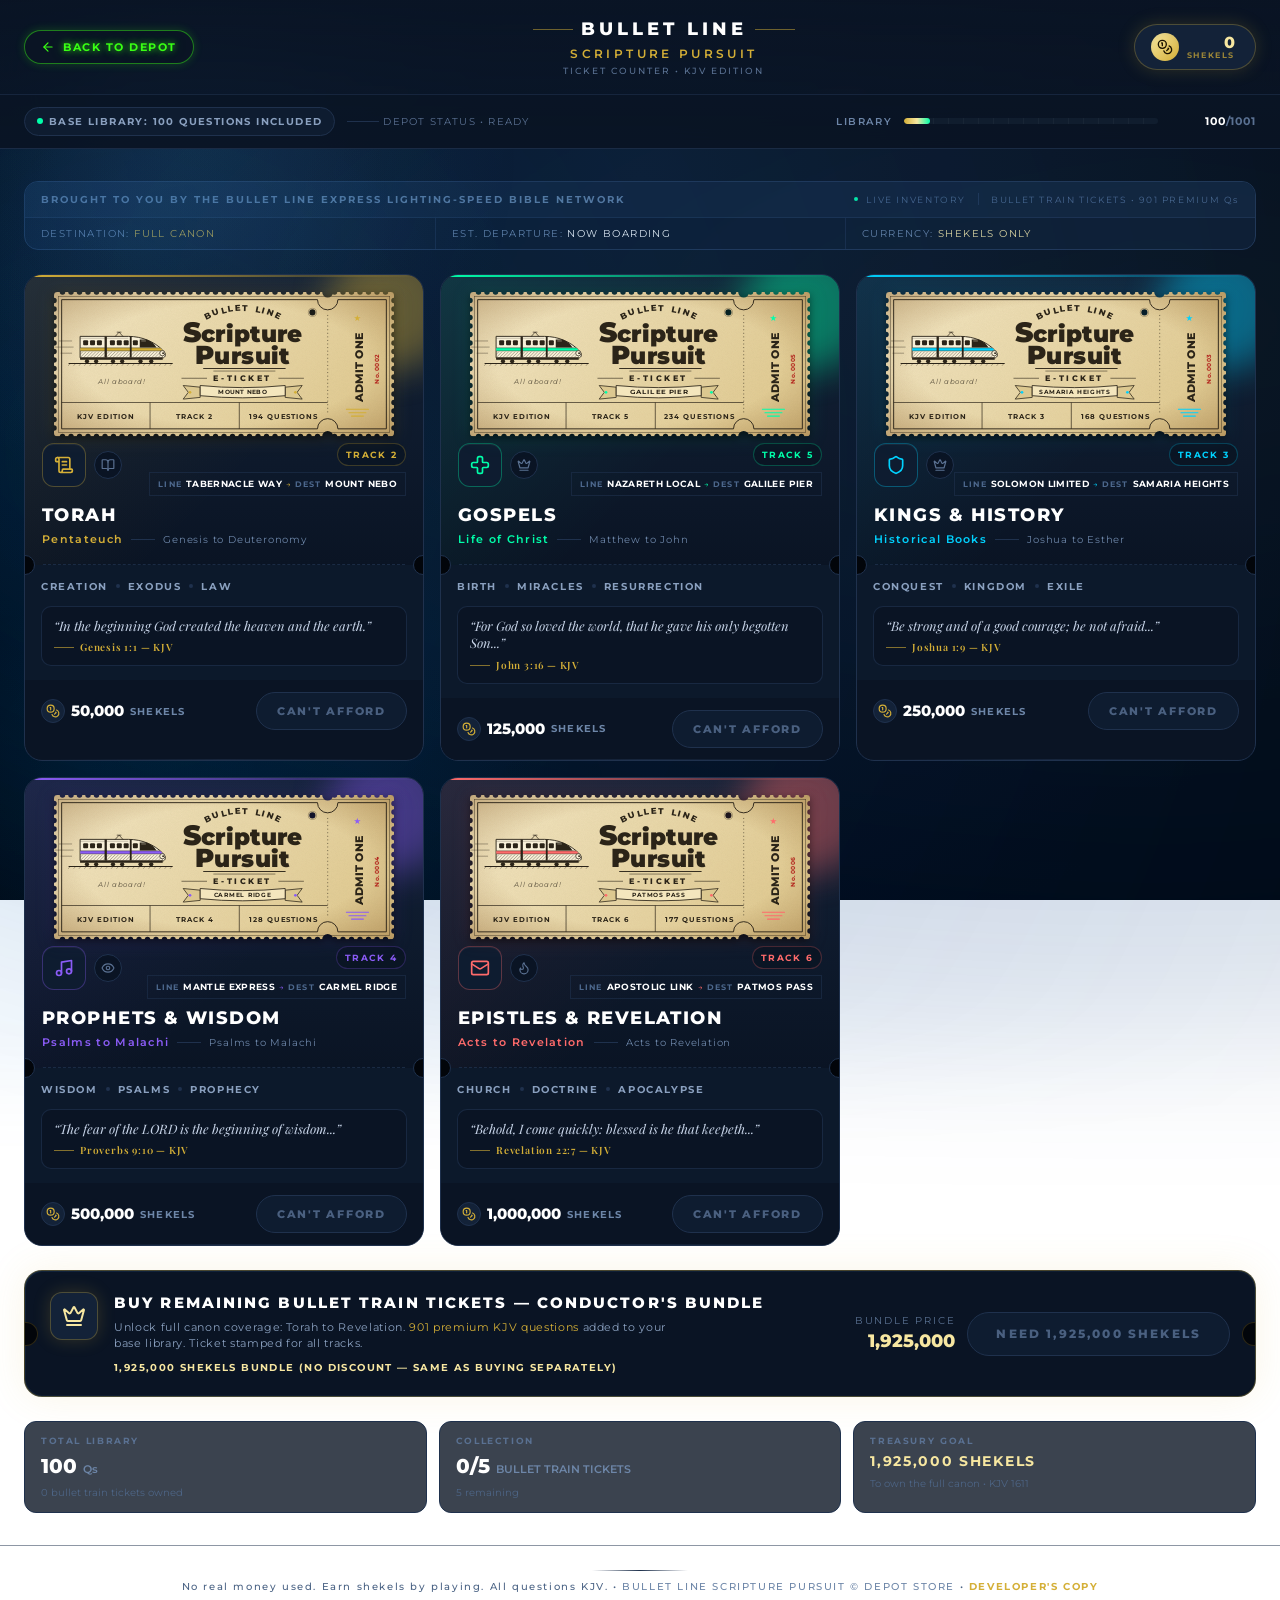
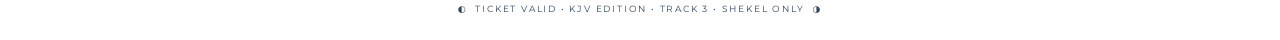
<file: store.html>
<!-- DEVELOPER'S COPY — master copy, William Monti. All other copies: see LICENSE. -->
<!DOCTYPE html>
<html lang="en">
<head>
  <meta charset="UTF-8">
  <meta name="viewport" content="width=device-width, initial-scale=1">
  <title>Bullet Line: Scripture Pursuit — Store</title>
  <link rel="preconnect" href="https://fonts.googleapis.com">
  <link rel="preconnect" href="https://fonts.gstatic.com" crossorigin>
  <link rel="stylesheet" href="https://fonts.googleapis.com/css2?family=Montserrat:wght@400;500;600;700;800&family=Playfair+Display:ital,wght@0,400;0,600;0,700;0,900;1,400;1,600&display=swap">
  <style>*,:after,:before{--tw-border-spacing-x:0;--tw-border-spacing-y:0;--tw-translate-x:0;--tw-translate-y:0;--tw-rotate:0;--tw-skew-x:0;--tw-skew-y:0;--tw-scale-x:1;--tw-scale-y:1;--tw-pan-x: ;--tw-pan-y: ;--tw-pinch-zoom: ;--tw-scroll-snap-strictness:proximity;--tw-gradient-from-position: ;--tw-gradient-via-position: ;--tw-gradient-to-position: ;--tw-ordinal: ;--tw-slashed-zero: ;--tw-numeric-figure: ;--tw-numeric-spacing: ;--tw-numeric-fraction: ;--tw-ring-inset: ;--tw-ring-offset-width:0px;--tw-ring-offset-color:#fff;--tw-ring-color:rgba(59,130,246,.5);--tw-ring-offset-shadow:0 0 #0000;--tw-ring-shadow:0 0 #0000;--tw-shadow:0 0 #0000;--tw-shadow-colored:0 0 #0000;--tw-blur: ;--tw-brightness: ;--tw-contrast: ;--tw-grayscale: ;--tw-hue-rotate: ;--tw-invert: ;--tw-saturate: ;--tw-sepia: ;--tw-drop-shadow: ;--tw-backdrop-blur: ;--tw-backdrop-brightness: ;--tw-backdrop-contrast: ;--tw-backdrop-grayscale: ;--tw-backdrop-hue-rotate: ;--tw-backdrop-invert: ;--tw-backdrop-opacity: ;--tw-backdrop-saturate: ;--tw-backdrop-sepia: ;--tw-contain-size: ;--tw-contain-layout: ;--tw-contain-paint: ;--tw-contain-style: }::backdrop{--tw-border-spacing-x:0;--tw-border-spacing-y:0;--tw-translate-x:0;--tw-translate-y:0;--tw-rotate:0;--tw-skew-x:0;--tw-skew-y:0;--tw-scale-x:1;--tw-scale-y:1;--tw-pan-x: ;--tw-pan-y: ;--tw-pinch-zoom: ;--tw-scroll-snap-strictness:proximity;--tw-gradient-from-position: ;--tw-gradient-via-position: ;--tw-gradient-to-position: ;--tw-ordinal: ;--tw-slashed-zero: ;--tw-numeric-figure: ;--tw-numeric-spacing: ;--tw-numeric-fraction: ;--tw-ring-inset: ;--tw-ring-offset-width:0px;--tw-ring-offset-color:#fff;--tw-ring-color:rgba(59,130,246,.5);--tw-ring-offset-shadow:0 0 #0000;--tw-ring-shadow:0 0 #0000;--tw-shadow:0 0 #0000;--tw-shadow-colored:0 0 #0000;--tw-blur: ;--tw-brightness: ;--tw-contrast: ;--tw-grayscale: ;--tw-hue-rotate: ;--tw-invert: ;--tw-saturate: ;--tw-sepia: ;--tw-drop-shadow: ;--tw-backdrop-blur: ;--tw-backdrop-brightness: ;--tw-backdrop-contrast: ;--tw-backdrop-grayscale: ;--tw-backdrop-hue-rotate: ;--tw-backdrop-invert: ;--tw-backdrop-opacity: ;--tw-backdrop-saturate: ;--tw-backdrop-sepia: ;--tw-contain-size: ;--tw-contain-layout: ;--tw-contain-paint: ;--tw-contain-style: }/*! tailwindcss v3.4.18 | MIT License | https://tailwindcss.com*/*,:after,:before{box-sizing:border-box;border:0 solid #e5e7eb}:after,:before{--tw-content:""}:host,html{line-height:1.5;-webkit-text-size-adjust:100%;-moz-tab-size:4;-o-tab-size:4;tab-size:4;font-family:ui-sans-serif,system-ui,sans-serif,Apple Color Emoji,Segoe UI Emoji,Segoe UI Symbol,Noto Color Emoji;font-feature-settings:normal;font-variation-settings:normal;-webkit-tap-highlight-color:transparent}body{line-height:inherit}hr{height:0;color:inherit;border-top-width:1px}abbr:where([title]){-webkit-text-decoration:underline dotted;text-decoration:underline dotted}h1,h2,h3,h4,h5,h6{font-size:inherit;font-weight:inherit}a{color:inherit;text-decoration:inherit}b,strong{font-weight:bolder}code,kbd,pre,samp{font-family:ui-monospace,SFMono-Regular,Menlo,Monaco,Consolas,Liberation Mono,Courier New,monospace;font-feature-settings:normal;font-variation-settings:normal;font-size:1em}small{font-size:80%}sub,sup{font-size:75%;line-height:0;position:relative;vertical-align:baseline}sub{bottom:-.25em}sup{top:-.5em}table{text-indent:0;border-color:inherit;border-collapse:collapse}button,input,optgroup,select,textarea{font-family:inherit;font-feature-settings:inherit;font-variation-settings:inherit;font-size:100%;font-weight:inherit;line-height:inherit;letter-spacing:inherit;color:inherit;margin:0;padding:0}button,select{text-transform:none}button,input:where([type=button]),input:where([type=reset]),input:where([type=submit]){-webkit-appearance:button;background-color:transparent;background-image:none}:-moz-focusring{outline:auto}:-moz-ui-invalid{box-shadow:none}progress{vertical-align:baseline}::-webkit-inner-spin-button,::-webkit-outer-spin-button{height:auto}[type=search]{-webkit-appearance:textfield;outline-offset:-2px}::-webkit-search-decoration{-webkit-appearance:none}::-webkit-file-upload-button{-webkit-appearance:button;font:inherit}summary{display:list-item}blockquote,dd,dl,figure,h1,h2,h3,h4,h5,h6,hr,p,pre{margin:0}fieldset{margin:0}fieldset,legend{padding:0}menu,ol,ul{list-style:none;margin:0;padding:0}dialog{padding:0}textarea{resize:vertical}input::-moz-placeholder,textarea::-moz-placeholder{opacity:1;color:#9ca3af}input::placeholder,textarea::placeholder{opacity:1;color:#9ca3af}[role=button],button{cursor:pointer}:disabled{cursor:default}audio,canvas,embed,iframe,img,object,svg,video{display:block;vertical-align:middle}img,video{max-width:100%;height:auto}[hidden]:where(:not([hidden=until-found])){display:none}.pointer-events-none{pointer-events:none}.pointer-events-auto{pointer-events:auto}.fixed{position:fixed}.absolute{position:absolute}.relative{position:relative}.sticky{position:sticky}.inset-0{inset:0}.inset-x-0{left:0;right:0}.inset-y-0{top:0;bottom:0}.-left-\[10\%\]{left:-10%}.-right-8{right:-2rem}.-right-\[15\%\]{right:-15%}.-top-8{top:-2rem}.-top-\[15\%\]{top:-15%}.bottom-0{bottom:0}.bottom-5{bottom:1.25rem}.bottom-\[0\%\]{bottom:0}.left-0{left:0}.left-1\/2{left:50%}.left-3{left:.75rem}.left-\[10\%\]{left:10%}.left-\[18px\]{left:18px}.left-\[22px\]{left:22px}.right-0{right:0}.right-\[18px\]{right:18px}.right-\[22px\]{right:22px}.top-0{top:0}.top-1\/2{top:50%}.top-2{top:.5rem}.top-\[20\%\]{top:20%}.top-\[58\%\]{top:58%}.-z-10{z-index:-10}.-z-20{z-index:-20}.z-10{z-index:10}.z-30{z-index:30}.z-50{z-index:50}.mx-1{margin-left:.25rem;margin-right:.25rem}.mx-auto{margin-left:auto;margin-right:auto}.mb-6{margin-bottom:1.5rem}.mt-0\.5{margin-top:.125rem}.mt-1{margin-top:.25rem}.mt-1\.5{margin-top:.375rem}.mt-2{margin-top:.5rem}.mt-3{margin-top:.75rem}.mt-4{margin-top:1rem}.mt-6{margin-top:1.5rem}.line-clamp-2{overflow:hidden;display:-webkit-box;-webkit-box-orient:vertical;-webkit-line-clamp:2}.flex{display:flex}.inline-flex{display:inline-flex}.grid{display:grid}.hidden{display:none}.h-1{height:.25rem}.h-1\.5{height:.375rem}.h-11{height:2.75rem}.h-12{height:3rem}.h-2{height:.5rem}.h-3{height:.75rem}.h-3\.5{height:.875rem}.h-32{height:8rem}.h-4{height:1rem}.h-5{height:1.25rem}.h-6{height:1.5rem}.h-7{height:1.75rem}.h-\[148px\]{height:148px}.h-\[1px\]{height:1px}.h-\[2px\]{height:2px}.h-\[36px\]{height:36px}.h-\[38px\]{height:38px}.h-\[40\%\]{height:40%}.h-\[44px\]{height:44px}.h-\[45\%\]{height:45%}.h-\[55\%\]{height:55%}.h-\[6px\]{height:6px}.h-full{height:100%}.h-px{height:1px}.min-h-screen{min-height:100vh}.w-1{width:.25rem}.w-1\.5{width:.375rem}.w-1\/3{width:33.333333%}.w-11{width:2.75rem}.w-12{width:3rem}.w-2{width:.5rem}.w-24{width:6rem}.w-3\.5{width:.875rem}.w-32{width:8rem}.w-4{width:1rem}.w-5{width:1.25rem}.w-6{width:1.5rem}.w-7{width:1.75rem}.w-8{width:2rem}.w-\[70\%\]{width:70%}.w-\[80\%\]{width:80%}.w-\[90\%\]{width:90%}.w-full{width:100%}.w-px{width:1px}.min-w-\[86px\]{min-width:86px}.max-w-\[1280px\]{max-width:1280px}.max-w-\[560px\]{max-width:560px}.flex-1{flex:1 1 0%}.-translate-x-1\/2{--tw-translate-x:-50%}.-translate-x-1\/2,.-translate-y-1\/2{transform:translate(var(--tw-translate-x),var(--tw-translate-y)) rotate(var(--tw-rotate)) skewX(var(--tw-skew-x)) skewY(var(--tw-skew-y)) scaleX(var(--tw-scale-x)) scaleY(var(--tw-scale-y))}.-translate-y-1\/2{--tw-translate-y:-50%}.translate-x-1\/2{--tw-translate-x:50%}.-skew-x-12,.translate-x-1\/2{transform:translate(var(--tw-translate-x),var(--tw-translate-y)) rotate(var(--tw-rotate)) skewX(var(--tw-skew-x)) skewY(var(--tw-skew-y)) scaleX(var(--tw-scale-x)) scaleY(var(--tw-scale-y))}.-skew-x-12{--tw-skew-x:-12deg}@keyframes pulse{50%{opacity:.5}}.animate-pulse{animation:pulse 2s cubic-bezier(.4,0,.6,1) infinite}.cursor-not-allowed{cursor:not-allowed}.grid-cols-1{grid-template-columns:repeat(1,minmax(0,1fr))}.grid-cols-3{grid-template-columns:repeat(3,minmax(0,1fr))}.flex-col{flex-direction:column}.flex-wrap{flex-wrap:wrap}.place-items-center{place-items:center}.items-start{align-items:flex-start}.items-end{align-items:flex-end}.items-center{align-items:center}.items-baseline{align-items:baseline}.justify-center{justify-content:center}.justify-between{justify-content:space-between}.gap-1{gap:.25rem}.gap-1\.5{gap:.375rem}.gap-2{gap:.5rem}.gap-3{gap:.75rem}.gap-4{gap:1rem}.divide-x>:not([hidden])~:not([hidden]){--tw-divide-x-reverse:0;border-right-width:calc(1px*var(--tw-divide-x-reverse));border-left-width:calc(1px*(1 - var(--tw-divide-x-reverse)))}.divide-\[\#1f314d\]\/60>:not([hidden])~:not([hidden]){border-color:rgba(31,49,77,.6)}.overflow-hidden{overflow:hidden}.overflow-x-hidden{overflow-x:hidden}.rounded{border-radius:.25rem}.rounded-\[10px\]{border-radius:10px}.rounded-\[12px\]{border-radius:12px}.rounded-\[14px\]{border-radius:14px}.rounded-\[17px\]{border-radius:17px}.rounded-\[18px\]{border-radius:18px}.rounded-full{border-radius:9999px}.border{border-width:1px}.border-b{border-bottom-width:1px}.border-t{border-top-width:1px}.border-dashed{border-style:dashed}.border-\[\#00ffaa\]\/30{border-color:rgba(0,255,170,.3)}.border-\[\#00ffaa\]\/40{border-color:rgba(0,255,170,.4)}.border-\[\#1f314d\]{--tw-border-opacity:1;border-color:rgb(31 49 77/var(--tw-border-opacity,1))}.border-\[\#1f314d\]\/50{border-color:rgba(31,49,77,.5)}.border-\[\#1f314d\]\/60{border-color:rgba(31,49,77,.6)}.border-\[\#1f314d\]\/70{border-color:rgba(31,49,77,.7)}.border-\[\#1f314d\]\/80{border-color:rgba(31,49,77,.8)}.border-\[\#d4af37\]\/20{border-color:rgba(212,175,55,.2)}.border-\[\#d4af37\]\/30{border-color:rgba(212,175,55,.3)}.border-\[\#ff6b6b\]\/30{border-color:hsla(0,100%,71%,.3)}.bg-\[\#00ffaa\]{--tw-bg-opacity:1;background-color:rgb(0 255 170/var(--tw-bg-opacity,1))}.bg-\[\#00ffaa\]\/10{background-color:rgba(0,255,170,.1)}.bg-\[\#02050a\]{--tw-bg-opacity:1;background-color:rgb(2 5 10/var(--tw-bg-opacity,1))}.bg-\[\#0a1424\]{--tw-bg-opacity:1;background-color:rgb(10 20 36/var(--tw-bg-opacity,1))}.bg-\[\#0a1424\]\/70{background-color:rgba(10,20,36,.7)}.bg-\[\#0a1424\]\/80{background-color:rgba(10,20,36,.8)}.bg-\[\#0c192b\]{--tw-bg-opacity:1;background-color:rgb(12 25 43/var(--tw-bg-opacity,1))}.bg-\[\#0e1c30\]{--tw-bg-opacity:1;background-color:rgb(14 28 48/var(--tw-bg-opacity,1))}.bg-\[\#0e1c30\]\/90{background-color:rgba(14,28,48,.9)}.bg-\[\#101d2e\]{--tw-bg-opacity:1;background-color:rgb(16 29 46/var(--tw-bg-opacity,1))}.bg-\[\#132238\]{--tw-bg-opacity:1;background-color:rgb(19 34 56/var(--tw-bg-opacity,1))}.bg-\[\#1a1220\]\/90{background-color:rgba(26,18,32,.9)}.bg-\[\#1f314d\]{--tw-bg-opacity:1;background-color:rgb(31 49 77/var(--tw-bg-opacity,1))}.bg-\[\#3a4f6d\]{--tw-bg-opacity:1;background-color:rgb(58 79 109/var(--tw-bg-opacity,1))}.bg-\[\#d4af37\]{--tw-bg-opacity:1;background-color:rgb(212 175 55/var(--tw-bg-opacity,1))}.bg-\[\#d4af37\]\/50{background-color:rgba(212,175,55,.5)}.bg-\[\#d4af37\]\/60{background-color:rgba(212,175,55,.6)}.bg-\[\#ff6b6b\]{--tw-bg-opacity:1;background-color:rgb(255 107 107/var(--tw-bg-opacity,1))}.bg-gradient-to-b{background-image:linear-gradient(to bottom,var(--tw-gradient-stops))}.bg-gradient-to-br{background-image:linear-gradient(to bottom right,var(--tw-gradient-stops))}.bg-gradient-to-r{background-image:linear-gradient(to right,var(--tw-gradient-stops))}.from-\[\#10223b\]{--tw-gradient-from:#10223b var(--tw-gradient-from-position);--tw-gradient-to:rgba(16,34,59,0) var(--tw-gradient-to-position);--tw-gradient-stops:var(--tw-gradient-from),var(--tw-gradient-to)}.from-\[\#f7e7a1\]{--tw-gradient-from:#f7e7a1 var(--tw-gradient-from-position);--tw-gradient-to:hsla(49,84%,80%,0) var(--tw-gradient-to-position);--tw-gradient-stops:var(--tw-gradient-from),var(--tw-gradient-to)}.from-transparent{--tw-gradient-from:transparent var(--tw-gradient-from-position);--tw-gradient-to:transparent var(--tw-gradient-to-position);--tw-gradient-stops:var(--tw-gradient-from),var(--tw-gradient-to)}.via-\[\#0e1c30\]{--tw-gradient-to:rgba(14,28,48,0) var(--tw-gradient-to-position);--tw-gradient-stops:var(--tw-gradient-from),#0e1c30 var(--tw-gradient-via-position),var(--tw-gradient-to)}.via-\[\#1f314d\]{--tw-gradient-to:rgba(31,49,77,0) var(--tw-gradient-to-position);--tw-gradient-stops:var(--tw-gradient-from),#1f314d var(--tw-gradient-via-position),var(--tw-gradient-to)}.via-\[\#1f314d\]\/60{--tw-gradient-to:rgba(31,49,77,0) var(--tw-gradient-to-position);--tw-gradient-stops:var(--tw-gradient-from),rgba(31,49,77,.6) var(--tw-gradient-via-position),var(--tw-gradient-to)}.via-white\/10{--tw-gradient-to:hsla(0,0%,100%,0) var(--tw-gradient-to-position);--tw-gradient-stops:var(--tw-gradient-from),hsla(0,0%,100%,.1) var(--tw-gradient-via-position),var(--tw-gradient-to)}.to-\[\#0a1424\]{--tw-gradient-to:#0a1424 var(--tw-gradient-to-position)}.to-\[\#d4af37\]{--tw-gradient-to:#d4af37 var(--tw-gradient-to-position)}.to-transparent{--tw-gradient-to:transparent var(--tw-gradient-to-position)}.p-4{padding:1rem}.p-\[1px\]{padding:1px}.px-2{padding-left:.5rem;padding-right:.5rem}.px-2\.5{padding-left:.625rem;padding-right:.625rem}.px-3{padding-left:.75rem;padding-right:.75rem}.px-3\.5{padding-left:.875rem;padding-right:.875rem}.px-4{padding-left:1rem;padding-right:1rem}.px-5{padding-left:1.25rem;padding-right:1.25rem}.px-7{padding-left:1.75rem;padding-right:1.75rem}.py-0\.5{padding-top:.125rem;padding-bottom:.125rem}.py-1{padding-top:.25rem;padding-bottom:.25rem}.py-1\.5{padding-top:.375rem;padding-bottom:.375rem}.py-2{padding-top:.5rem;padding-bottom:.5rem}.py-2\.5{padding-top:.625rem;padding-bottom:.625rem}.py-3{padding-top:.75rem;padding-bottom:.75rem}.py-3\.5{padding-top:.875rem;padding-bottom:.875rem}.py-4{padding-top:1rem;padding-bottom:1rem}.py-6{padding-top:1.5rem;padding-bottom:1.5rem}.pr-1{padding-right:.25rem}.text-center{text-align:center}.text-right{text-align:right}.text-\[10px\]{font-size:10px}.text-\[11px\]{font-size:11px}.text-\[12px\]{font-size:12px}.text-\[13px\]{font-size:13px}.text-\[14px\]{font-size:14px}.text-\[15px\]{font-size:15px}.text-\[16px\]{font-size:16px}.text-\[18px\]{font-size:18px}.text-\[20px\]{font-size:20px}.text-\[8\.5px\]{font-size:8.5px}.text-\[8px\]{font-size:8px}.text-\[9px\]{font-size:9px}.font-bold{font-weight:700}.font-extrabold{font-weight:800}.font-medium{font-weight:500}.font-semibold{font-weight:600}.italic{font-style:italic}.leading-\[1\.35\]{line-height:1.35}.leading-\[1\.5\]{line-height:1.5}.leading-none{line-height:1}.tracking-\[0\.04em\]{letter-spacing:.04em}.tracking-\[0\.06em\]{letter-spacing:.06em}.tracking-\[0\.08em\]{letter-spacing:.08em}.tracking-\[0\.12em\]{letter-spacing:.12em}.tracking-\[0\.14em\]{letter-spacing:.14em}.tracking-\[0\.16em\]{letter-spacing:.16em}.tracking-\[0\.18em\]{letter-spacing:.18em}.tracking-\[0\.22em\]{letter-spacing:.22em}.tracking-\[0\.24em\]{letter-spacing:.24em}.tracking-\[0\.28em\]{letter-spacing:.28em}.tracking-\[0\.2em\]{letter-spacing:.2em}.tracking-wide{letter-spacing:.025em}.text-\[\#00ffaa\]{--tw-text-opacity:1;color:rgb(0 255 170/var(--tw-text-opacity,1))}.text-\[\#1a1200\]{--tw-text-opacity:1;color:rgb(26 18 0/var(--tw-text-opacity,1))}.text-\[\#324760\]{--tw-text-opacity:1;color:rgb(50 71 96/var(--tw-text-opacity,1))}.text-\[\#3d5472\]{--tw-text-opacity:1;color:rgb(61 84 114/var(--tw-text-opacity,1))}.text-\[\#4a6080\]{--tw-text-opacity:1;color:rgb(74 96 128/var(--tw-text-opacity,1))}.text-\[\#4d6586\]{--tw-text-opacity:1;color:rgb(77 101 134/var(--tw-text-opacity,1))}.text-\[\#4d688d\]{--tw-text-opacity:1;color:rgb(77 104 141/var(--tw-text-opacity,1))}.text-\[\#5a7192\]{--tw-text-opacity:1;color:rgb(90 113 146/var(--tw-text-opacity,1))}.text-\[\#5f7da0\]{--tw-text-opacity:1;color:rgb(95 125 160/var(--tw-text-opacity,1))}.text-\[\#6d86a8\]{--tw-text-opacity:1;color:rgb(109 134 168/var(--tw-text-opacity,1))}.text-\[\#8aa0bf\]{--tw-text-opacity:1;color:rgb(138 160 191/var(--tw-text-opacity,1))}.text-\[\#b6ffe8\]{--tw-text-opacity:1;color:rgb(182 255 232/var(--tw-text-opacity,1))}.text-\[\#c7d4e8\]{--tw-text-opacity:1;color:rgb(199 212 232/var(--tw-text-opacity,1))}.text-\[\#d4af37\]{--tw-text-opacity:1;color:rgb(212 175 55/var(--tw-text-opacity,1))}.text-\[\#d4af37\]\/70{color:rgba(212,175,55,.7)}.text-\[\#f7e7a1\]{--tw-text-opacity:1;color:rgb(247 231 161/var(--tw-text-opacity,1))}.text-\[\#ffb4b4\]{--tw-text-opacity:1;color:rgb(255 180 180/var(--tw-text-opacity,1))}.text-black{--tw-text-opacity:1;color:rgb(0 0 0/var(--tw-text-opacity,1))}.text-white{--tw-text-opacity:1;color:rgb(255 255 255/var(--tw-text-opacity,1))}.line-through{text-decoration-line:line-through}.opacity-0{opacity:0}.opacity-40{opacity:.4}.opacity-60{opacity:.6}.opacity-\[0\.07\]{opacity:.07}.shadow-\[0_0_18px_rgba\(212\2c 175\2c 55\2c 0\.18\)\]{--tw-shadow:0 0 18px rgba(212,175,55,.18);--tw-shadow-colored:0 0 18px var(--tw-shadow-color);box-shadow:var(--tw-ring-offset-shadow,0 0 #0000),var(--tw-ring-shadow,0 0 #0000),var(--tw-shadow)}.shadow-\[0_0_18px_rgba\(212\2c 175\2c 55\2c 0\.2\)\]{--tw-shadow:0 0 18px rgba(212,175,55,.2);--tw-shadow-colored:0 0 18px var(--tw-shadow-color);box-shadow:var(--tw-ring-offset-shadow,0 0 #0000),var(--tw-ring-shadow,0 0 #0000),var(--tw-shadow)}.shadow-\[0_0_20px_rgba\(212\2c 175\2c 55\2c 0\.25\)\]{--tw-shadow:0 0 20px rgba(212,175,55,.25);--tw-shadow-colored:0 0 20px var(--tw-shadow-color);box-shadow:var(--tw-ring-offset-shadow,0 0 #0000),var(--tw-ring-shadow,0 0 #0000),var(--tw-shadow)}.shadow-\[0_0_28px_rgba\(212\2c 175\2c 55\2c 0\.35\)\]{--tw-shadow:0 0 28px rgba(212,175,55,.35);--tw-shadow-colored:0 0 28px var(--tw-shadow-color);box-shadow:var(--tw-ring-offset-shadow,0 0 #0000),var(--tw-ring-shadow,0 0 #0000),var(--tw-shadow)}.shadow-\[0_0_40px_rgba\(212\2c 175\2c 55\2c 0\.12\)\]{--tw-shadow:0 0 40px rgba(212,175,55,.12);--tw-shadow-colored:0 0 40px var(--tw-shadow-color)}.shadow-\[0_0_40px_rgba\(212\2c 175\2c 55\2c 0\.12\)\],.shadow-\[0_0_8px_\#00ffaa\]{box-shadow:var(--tw-ring-offset-shadow,0 0 #0000),var(--tw-ring-shadow,0 0 #0000),var(--tw-shadow)}.shadow-\[0_0_8px_\#00ffaa\]{--tw-shadow:0 0 8px #0fa;--tw-shadow-colored:0 0 8px var(--tw-shadow-color)}.shadow-\[0_10px_30px_rgba\(0\2c 0\2c 0\2c 0\.5\)\]{--tw-shadow:0 10px 30px rgba(0,0,0,.5);--tw-shadow-colored:0 10px 30px var(--tw-shadow-color);box-shadow:var(--tw-ring-offset-shadow,0 0 #0000),var(--tw-ring-shadow,0 0 #0000),var(--tw-shadow)}.shadow-\[inset_0_1px_0_rgba\(255\2c 255\2c 255\2c 0\.06\)\]{--tw-shadow:inset 0 1px 0 hsla(0,0%,100%,.06);--tw-shadow-colored:inset 0 1px 0 var(--tw-shadow-color)}.shadow-\[inset_0_1px_0_rgba\(255\2c 255\2c 255\2c 0\.06\)\],.shadow-inner{box-shadow:var(--tw-ring-offset-shadow,0 0 #0000),var(--tw-ring-shadow,0 0 #0000),var(--tw-shadow)}.shadow-inner{--tw-shadow:inset 0 2px 4px 0 rgba(0,0,0,.05);--tw-shadow-colored:inset 0 2px 4px 0 var(--tw-shadow-color)}.blur-\[110px\]{--tw-blur:blur(110px)}.blur-\[110px\],.blur-\[18px\]{filter:var(--tw-blur) var(--tw-brightness) var(--tw-contrast) var(--tw-grayscale) var(--tw-hue-rotate) var(--tw-invert) var(--tw-saturate) var(--tw-sepia) var(--tw-drop-shadow)}.blur-\[18px\]{--tw-blur:blur(18px)}.blur-\[80px\]{--tw-blur:blur(80px)}.blur-\[80px\],.blur-\[90px\]{filter:var(--tw-blur) var(--tw-brightness) var(--tw-contrast) var(--tw-grayscale) var(--tw-hue-rotate) var(--tw-invert) var(--tw-saturate) var(--tw-sepia) var(--tw-drop-shadow)}.blur-\[90px\]{--tw-blur:blur(90px)}.filter{filter:var(--tw-blur) var(--tw-brightness) var(--tw-contrast) var(--tw-grayscale) var(--tw-hue-rotate) var(--tw-invert) var(--tw-saturate) var(--tw-sepia) var(--tw-drop-shadow)}.backdrop-blur-xl{--tw-backdrop-blur:blur(24px);backdrop-filter:var(--tw-backdrop-blur) var(--tw-backdrop-brightness) var(--tw-backdrop-contrast) var(--tw-backdrop-grayscale) var(--tw-backdrop-hue-rotate) var(--tw-backdrop-invert) var(--tw-backdrop-opacity) var(--tw-backdrop-saturate) var(--tw-backdrop-sepia)}.transition{transition-property:color,background-color,border-color,text-decoration-color,fill,stroke,opacity,box-shadow,transform,filter,backdrop-filter;transition-timing-function:cubic-bezier(.4,0,.2,1);transition-duration:.15s}.transition-all{transition-property:all;transition-timing-function:cubic-bezier(.4,0,.2,1);transition-duration:.15s}.transition-opacity{transition-property:opacity;transition-timing-function:cubic-bezier(.4,0,.2,1);transition-duration:.15s}.duration-300{transition-duration:.3s}.duration-500{transition-duration:.5s}.duration-700{transition-duration:.7s}.ease-in-out{transition-timing-function:cubic-bezier(.4,0,.2,1)}#root,body,html{min-height:100%}body{margin:0;font-family:Inter,ui-sans-serif,system-ui,-apple-system,BlinkMacSystemFont,Segoe UI,sans-serif}[role=button]:not([aria-disabled=true]),button:not(:disabled),label[for],select:not(:disabled),summary{cursor:pointer}.selection\:bg-\[\#d4af37\]\/30 ::-moz-selection{background-color:rgba(212,175,55,.3)}.selection\:bg-\[\#d4af37\]\/30 ::selection{background-color:rgba(212,175,55,.3)}.selection\:bg-\[\#d4af37\]\/30::-moz-selection{background-color:rgba(212,175,55,.3)}.selection\:bg-\[\#d4af37\]\/30::selection{background-color:rgba(212,175,55,.3)}.hover\:border-\[\#2a4166\]:hover{--tw-border-opacity:1;border-color:rgb(42 65 102/var(--tw-border-opacity,1))}.hover\:text-white:hover{--tw-text-opacity:1;color:rgb(255 255 255/var(--tw-text-opacity,1))}.hover\:shadow-\[0_0_28px_rgba\(212\2c 175\2c 55\2c 0\.4\)\]:hover{--tw-shadow:0 0 28px rgba(212,175,55,.4);--tw-shadow-colored:0 0 28px var(--tw-shadow-color);box-shadow:var(--tw-ring-offset-shadow,0 0 #0000),var(--tw-ring-shadow,0 0 #0000),var(--tw-shadow)}.hover\:shadow-\[0_0_36px_rgba\(212\2c 175\2c 55\2c 0\.5\)\]:hover{--tw-shadow:0 0 36px rgba(212,175,55,.5);--tw-shadow-colored:0 0 36px var(--tw-shadow-color);box-shadow:var(--tw-ring-offset-shadow,0 0 #0000),var(--tw-ring-shadow,0 0 #0000),var(--tw-shadow)}.active\:scale-\[0\.98\]:active{--tw-scale-x:0.98;--tw-scale-y:0.98}.active\:scale-\[0\.98\]:active,.group:hover .group-hover\:-translate-x-0\.5{transform:translate(var(--tw-translate-x),var(--tw-translate-y)) rotate(var(--tw-rotate)) skewX(var(--tw-skew-x)) skewY(var(--tw-skew-y)) scaleX(var(--tw-scale-x)) scaleY(var(--tw-scale-y))}.group:hover .group-hover\:-translate-x-0\.5{--tw-translate-x:-0.125rem}.group:hover .group-hover\:opacity-100{opacity:1}@media (min-width:640px){.sm\:grid-cols-2{grid-template-columns:repeat(2,minmax(0,1fr))}}@media (min-width:768px){.md\:mt-0{margin-top:0}.md\:flex{display:flex}.md\:grid{display:grid}.md\:hidden{display:none}.md\:w-10{width:2.5rem}.md\:w-\[420px\]{width:420px}.md\:flex-row{flex-direction:row}.md\:items-center{align-items:center}.md\:justify-between{justify-content:space-between}.md\:px-4{padding-left:1rem;padding-right:1rem}.md\:px-6{padding-left:1.5rem;padding-right:1.5rem}.md\:py-4{padding-top:1rem;padding-bottom:1rem}.md\:py-5{padding-top:1.25rem;padding-bottom:1.25rem}.md\:py-8{padding-top:2rem;padding-bottom:2rem}.md\:text-\[12px\]{font-size:12px}.md\:text-\[15px\]{font-size:15px}.md\:text-\[18px\]{font-size:18px}}@media (min-width:1024px){.lg\:grid-cols-3{grid-template-columns:repeat(3,minmax(0,1fr))}}
*{font-family:"Montserrat",system-ui,sans-serif}
.playfair{font-family:"Playfair Display",serif}
@keyframes fogDrift1 { 0%{transform:translateX(-10%) translateY(0) scale(1)} 50%{transform:translateX(5%) translateY(-6%) scale(1.05)} 100%{transform:translateX(-10%) translateY(0) scale(1)} }
@keyframes fogDrift2 { 0%{transform:translateX(8%) translateY(2%) scale(1.02)} 50%{transform:translateX(-4%) translateY(4%) scale(1)} 100%{transform:translateX(8%) translateY(2%) scale(1.02)} }
@keyframes sheen { 0%{transform:translateX(-100%)} 100%{transform:translateX(200%)} }
@keyframes shake { 0%,100%{transform:translateX(0)} 20%,60%{transform:translateX(-5px)} 40%,80%{transform:translateX(5px)} }
@keyframes flyCoin { 0%{transform:translate(0,0) scale(1) rotate(0deg); opacity:1} 70%{opacity:1} 100%{transform:translate(var(--tx), var(--ty)) scale(0.2) rotate(720deg); opacity:0} }
@keyframes trackMove { 0%{background-position:0 0} 100%{background-position:0 40px} }
.shake{animation:shake 0.45s ease}

/* Fog background — copied verbatim from the game's styles.css so the store
   matches exactly (same canvas particle system + same two blur layers). */
#fog-canvas {
  position: fixed; top: 0; left: 0; width: 100vw; height: 100vh;
  pointer-events: none; z-index: 0;
}
.fog-layer-1, .fog-layer-2 {
  position: fixed; top: -20%; left: -50%; width: 200%; height: 140%;
  pointer-events: none; z-index: 0;
}
.fog-layer-1 {
  background: radial-gradient(circle at 30% 50%, rgba(0, 150, 255, 0.08) 0%, rgba(0, 80, 180, 0.04) 45%, transparent 70%);
  animation: fogFast 20s linear infinite alternate;
  filter: blur(40px);
}
.fog-layer-2 {
  background: radial-gradient(ellipse at 70% 40%, rgba(70, 130, 180, 0.12) 0%, rgba(0, 50, 120, 0.15) 55%, transparent 80%);
  animation: fogSlow 35s ease-in-out infinite alternate;
  filter: blur(60px);
}
@keyframes fogFast {
  0% { transform: translateX(-8%) translateY(-4%) rotate(0deg); }
  100% { transform: translateX(6%) translateY(5%) rotate(1.5deg); }
}
@keyframes fogSlow {
  0% { transform: translateX(4%) scale(1); }
  100% { transform: translateX(-8%) scale(1.15); }
}

/* Back to Depot link — neon green default, neon blue on hover */
.back-to-depot-link {
  color: #39ff14;
  border-color: rgba(57, 255, 20, 0.45);
  text-shadow: 0 0 6px rgba(57, 255, 20, 0.7), 0 0 14px rgba(57, 255, 20, 0.4);
  box-shadow: 0 0 10px rgba(57, 255, 20, 0.2);
}
.back-to-depot-link:hover {
  color: #00bfff;
  border-color: rgba(0, 191, 255, 0.6);
  text-shadow: 0 0 6px rgba(0, 191, 255, 0.85), 0 0 16px rgba(0, 191, 255, 0.55);
  box-shadow: 0 0 14px rgba(0, 191, 255, 0.3);
}
</style>
  <!-- Google tag (gtag.js) -->
  <script async src="https://www.googletagmanager.com/gtag/js?id=G-0NYTRH8V3D"></script>
  <script>
    window.dataLayer = window.dataLayer || [];
    function gtag(){dataLayer.push(arguments);}
    gtag('js', new Date());
    gtag('config', 'G-0NYTRH8V3D');
  </script>
</head>
<body>
  <div class="relative min-h-screen w-full overflow-x-hidden text-white selection:bg-[#d4af37]/30">

    <!-- Background: matches the game's fog theme exactly (same body gradient,
         same two CSS blur fog layers, same canvas particle system) -->
    <div class="fixed inset-0 -z-20" style="background:radial-gradient(circle at 50% 20%, #0a1322 0%, #02050a 85%)"></div>
    <canvas id="fog-canvas"></canvas>
    <div class="fog-layer-1"></div>
    <div class="fog-layer-2"></div>

    <!-- Header -->
    <header class="sticky top-0 z-30 border-b border-[#1f314d]/80 backdrop-blur-xl" style="background:linear-gradient(180deg, rgba(10,20,36,0.92) 0%, rgba(10,20,36,0.75) 100%)">
      <div class="mx-auto flex max-w-[1280px] items-center justify-between gap-3 px-4 py-3 md:px-6 md:py-4">
        <a href="index.html" class="back-to-depot-link group flex items-center gap-2 rounded-full border bg-[#0a1424] px-3 py-2 text-[11px] font-bold tracking-[0.14em] no-underline transition md:px-4">
          <svg xmlns="http://www.w3.org/2000/svg" width="24" height="24" viewBox="0 0 24 24" fill="none" stroke="currentColor" stroke-width="2" stroke-linecap="round" stroke-linejoin="round" class="lucide h-3.5 w-3.5 transition group-hover:-translate-x-0.5"><path d="m12 19-7-7 7-7"/><path d="M19 12H5"/></svg>
          BACK TO DEPOT
        </a>
        <div class="flex flex-col items-center text-center">
          <div class="flex items-center gap-2">
            <div class="h-[1px] w-6 bg-[#d4af37]/50 md:w-10"></div>
            <h1 class="text-[16px] font-extrabold tracking-[0.22em] text-white md:text-[18px]">BULLET LINE</h1>
            <div class="h-[1px] w-6 bg-[#d4af37]/50 md:w-10"></div>
          </div>
          <div class="mt-0.5 flex items-baseline gap-2">
            <span class="text-[11px] font-semibold tracking-[0.28em] text-[#d4af37] md:text-[12px]">SCRIPTURE PURSUIT</span>
          </div>
          <span class="mt-0.5 text-[8.5px] font-medium tracking-[0.24em] text-[#5a7192]">TICKET COUNTER &bull; KJV EDITION</span>
        </div>
        <div id="coinWrap" class="relative flex items-center gap-2 rounded-full border border-[#d4af37]/30 bg-[#132238] px-3 py-2 shadow-[0_0_18px_rgba(212,175,55,0.18)] md:px-4">
          <div class="grid h-7 w-7 place-items-center rounded-full bg-gradient-to-br from-[#f7e7a1] to-[#d4af37] text-[#1a1200] shadow-inner">
            <svg xmlns="http://www.w3.org/2000/svg" width="24" height="24" viewBox="0 0 24 24" fill="none" stroke="currentColor" stroke-width="2" stroke-linecap="round" stroke-linejoin="round" class="lucide h-4 w-4"><circle cx="8" cy="8" r="6"/><path d="M18.09 10.37A6 6 0 1 1 10.34 18"/><path d="M7 6h1v4"/><path d="m16.71 13.88.7.71-2.82 2.82"/></svg>
          </div>
          <div class="pr-1 text-right leading-none">
            <div id="shekelAmount" class="text-[16px] font-extrabold tracking-wide text-[#f7e7a1]">0</div>
            <div class="text-[8px] font-bold tracking-[0.2em] text-[#d4af37]/70">SHEKELS</div>
          </div>
        </div>
      </div>

      <div class="border-t border-[#1f314d]/60 bg-[#0a1424]/70">
        <div class="mx-auto flex max-w-[1280px] flex-col items-start justify-between gap-3 px-4 py-3 md:flex-row md:items-center md:px-6">
          <div class="flex items-center gap-3">
            <span class="inline-flex items-center gap-1.5 rounded-full border border-[#1f314d] bg-[#0e1c30] px-3 py-1.5 text-[10px] font-bold tracking-[0.14em] text-[#8aa0bf]">
              <span class="h-1.5 w-1.5 animate-pulse rounded-full bg-[#00ffaa]"></span>
              BASE LIBRARY: 100 QUESTIONS INCLUDED
            </span>
            <span class="hidden items-center gap-1 text-[10px] tracking-[0.12em] text-[#5a7192] md:flex">
              <span class="h-px w-8 bg-[#1f314d]"></span>
              DEPOT STATUS &bull; READY
            </span>
          </div>
          <div class="flex w-full items-center gap-3 md:w-[420px]">
            <div class="text-[10px] font-semibold tracking-[0.16em] text-[#6d86a8]">LIBRARY</div>
            <div class="relative h-[6px] flex-1 overflow-hidden rounded-full bg-[#101d2e]">
              <div id="progressBar" class="absolute inset-y-0 left-0 rounded-full transition-all duration-700" style="width:0%; background:linear-gradient(90deg,#d4af37,#f7e7a1 50%,#00ffaa)"></div>
              <div class="absolute inset-0 opacity-60" style="background:repeating-linear-gradient(90deg, transparent 0 14px, rgba(255,255,255,0.06) 14px 15px)"></div>
            </div>
            <div id="libCount" class="min-w-[86px] text-right text-[11px] font-bold tracking-[0.08em] text-white">100<span class="text-[#5a7192]">/1001</span></div>
          </div>
        </div>
      </div>
    </header>

    <!-- Dev-only test controls: hidden by default (see devTestBar reveal) -->
    <div id="devTestBar" style="display:none" class="mx-auto max-w-[1280px] px-4 pt-4 md:px-6">
      <div class="flex flex-wrap items-center gap-2 rounded-[10px] border border-dashed border-[#1f314d] bg-[#0a1424]/60 px-3 py-2 text-[10px] tracking-[0.1em] text-[#5a7192]">
        <span class="font-bold text-[#6d86a8]">TEST CONTROLS (remove when wired to the real game):</span>
        <button id="debugAdd50k" class="rounded-full border border-[#1f314d] bg-[#132238] px-3 py-1 font-bold text-[#8aa0bf] hover:text-white">+50,000</button>
        <button id="debugAdd500k" class="rounded-full border border-[#1f314d] bg-[#132238] px-3 py-1 font-bold text-[#8aa0bf] hover:text-white">+500,000</button>
      </div>
    </div>

    <!-- Main -->
    <main class="mx-auto max-w-[1280px] px-4 py-6 md:px-6 md:py-8">
      <div class="mb-6 overflow-hidden rounded-[14px] border border-[#1f314d] bg-[#0a1424]">
        <div class="flex flex-wrap items-center justify-between gap-2 border-b border-[#1f314d]/70 bg-[#0e1c30] px-4 py-2.5">
          <div class="flex items-center gap-2 text-[10px] font-bold tracking-[0.2em] text-[#5f7da0]">
            BROUGHT TO YOU BY THE BULLET LINE EXPRESS LIGHTING-SPEED BIBLE NETWORK
          </div>
          <div class="flex items-center gap-2 text-[9px] tracking-[0.18em] text-[#4d688d]">
            <span class="h-1 w-1 rounded-full bg-[#00ffaa]"></span>
            LIVE INVENTORY
            <span class="mx-1 h-3 w-px bg-[#1f314d]"></span>
            BULLET TRAIN TICKETS &bull; 901 PREMIUM Qs
          </div>
        </div>
        <div class="grid grid-cols-3 divide-x divide-[#1f314d]/60 text-[10px]">
          <div class="px-4 py-2 tracking-[0.14em] text-[#6d86a8]">DESTINATION: <span class="text-[#d4af37]">FULL CANON</span></div>
          <div class="px-4 py-2 tracking-[0.14em] text-[#6d86a8]">EST. DEPARTURE: <span class="text-white">NOW BOARDING</span></div>
          <div class="px-4 py-2 tracking-[0.14em] text-[#6d86a8]">CURRENCY: <span class="text-[#f7e7a1]">SHEKELS ONLY</span></div>
        </div>
      </div>

      <div id="packsGrid" class="grid grid-cols-1 gap-4 sm:grid-cols-2 lg:grid-cols-3"></div>

      <!-- Bundle banner -->
      <div class="mt-6 overflow-hidden rounded-[18px] border border-[#d4af37]/30 bg-gradient-to-br from-[#10223b] via-[#0e1c30] to-[#0a1424] p-[1px] shadow-[0_0_40px_rgba(212,175,55,0.12)]">
        <div class="relative rounded-[17px] bg-[#0a1424] px-4 py-4 md:flex md:items-center md:justify-between md:px-6 md:py-5">
          <div class="pointer-events-none absolute left-0 top-1/2 h-6 w-6 -translate-x-1/2 -translate-y-1/2 rounded-full bg-[#02050a] border border-[#d4af37]/20"></div>
          <div class="pointer-events-none absolute right-0 top-1/2 h-6 w-6 translate-x-1/2 -translate-y-1/2 rounded-full bg-[#02050a] border border-[#d4af37]/20"></div>
          <div class="flex items-start gap-4">
            <div class="hidden h-12 w-12 place-items-center rounded-[12px] border border-[#d4af37]/30 bg-[#132238] text-[#f7e7a1] shadow-[0_0_18px_rgba(212,175,55,0.2)] md:grid">
              <svg xmlns="http://www.w3.org/2000/svg" width="24" height="24" viewBox="0 0 24 24" fill="none" stroke="currentColor" stroke-width="2" stroke-linecap="round" stroke-linejoin="round" class="lucide h-6 w-6"><path d="M11.562 3.266a.5.5 0 0 1 .876 0L15.39 8.87a1 1 0 0 0 1.516.294L21.183 5.5a.5.5 0 0 1 .798.519l-2.834 10.246a1 1 0 0 1-.956.734H5.81a1 1 0 0 1-.957-.734L2.02 6.02a.5.5 0 0 1 .798-.519l4.276 3.664a1 1 0 0 0 1.516-.294z"/><path d="M5 21h14"/></svg>
            </div>
            <div>
              <div class="flex flex-wrap items-center gap-2">
                <h4 id="bundleTitle" class="text-[14px] font-extrabold tracking-[0.14em] text-white md:text-[15px]">BUY ALL BULLET TRAIN TICKETS &mdash; CONDUCTOR'S BUNDLE</h4>
              </div>
              <p class="mt-1 max-w-[560px] text-[11px] leading-[1.5] tracking-[0.06em] text-[#8aa0bf]">
                Unlock full canon coverage: Torah to Revelation. <span class="text-[#d4af37]">901 premium KJV questions</span> added to your base library. Ticket stamped for all tracks.
              </p>
              <div class="mt-2 flex items-center gap-2 text-[10px] tracking-[0.14em]">
                <span id="bundlePriceLine" class="font-bold text-[#f7e7a1]">1,925,000 SHEKELS BUNDLE</span>
              </div>
            </div>
          </div>
          <div class="mt-4 flex items-center gap-3 md:mt-0">
            <div class="hidden flex-col items-end md:flex">
              <span id="bundleStatLabel" class="text-[10px] tracking-[0.18em] text-[#5a7192]">BUNDLE PRICE</span>
              <span id="bundleStatValue" class="text-[18px] font-extrabold text-[#f7e7a1]">1,925,000</span>
            </div>
            <button id="bundleBtn" class="inline-flex h-[44px] items-center justify-center gap-2 rounded-full px-7 text-[12px] font-extrabold tracking-[0.18em] transition-all active:scale-[0.98]"></button>
          </div>
          <div class="pointer-events-none absolute bottom-0 left-[22px] right-[22px] border-t border-dashed border-[#1f314d]/50 md:hidden"></div>
        </div>
      </div>

      <!-- Stats -->
      <div class="mt-6 grid grid-cols-3 gap-3">
        <div class="rounded-[12px] border border-[#1f314d] bg-[#0a1424]/80 px-4 py-3">
          <div class="text-[9px] font-bold tracking-[0.18em] text-[#5a7192]">TOTAL LIBRARY</div>
          <div id="statLibraryValue" class="mt-1 text-[20px] font-extrabold text-white">100 <span class="text-[11px] font-semibold text-[#6d86a8]">Qs</span></div>
          <div id="statLibrarySub" class="mt-1 text-[10px] text-[#4d6586]">0 bullet train tickets owned</div>
        </div>
        <div class="rounded-[12px] border border-[#1f314d] bg-[#0a1424]/80 px-4 py-3">
          <div class="text-[9px] font-bold tracking-[0.18em] text-[#5a7192]">COLLECTION</div>
          <div id="statCollectionValue" class="mt-1 text-[20px] font-extrabold text-white">0/5 <span class="text-[11px] font-semibold text-[#6d86a8]">BULLET TRAIN TICKETS</span></div>
          <div id="statCollectionSub" class="mt-1 text-[10px] text-[#4d6586]">5 remaining</div>
        </div>
        <div class="rounded-[12px] border border-[#1f314d] bg-[#0a1424]/80 px-4 py-3">
          <div class="text-[9px] font-bold tracking-[0.18em] text-[#5a7192]">TREASURY GOAL</div>
          <div class="mt-1 text-[14px] font-bold tracking-[0.12em] text-[#f7e7a1]">1,925,000 SHEKELS</div>
          <div class="mt-1 text-[10px] text-[#4d6586]">To own the full canon &bull; KJV 1611</div>
        </div>
      </div>
    </main>

    <footer class="mx-auto max-w-[1280px] border-t border-[#1f314d]/50 px-4 py-6 text-center md:px-6">
      <div class="flex flex-col items-center gap-2">
        <div class="h-px w-24 bg-gradient-to-r from-transparent via-[#1f314d] to-transparent"></div>
        <p class="text-[10px] font-medium tracking-[0.16em] text-[#4d6586]">
          No real money used. Earn shekels by playing. All questions KJV. &bull; <span class="text-[#6d86a8]">BULLET LINE SCRIPTURE PURSUIT &copy; DEPOT STORE</span> &bull; <span class="font-bold text-[#d4af37]">DEVELOPER'S COPY</span>
        </p>
        <div class="flex items-center gap-2 text-[9px] tracking-[0.2em] text-[#324760]">
          <span>&#9680;</span> TICKET VALID &bull; KJV EDITION &bull; TRACK 3 &bull; SHEKEL ONLY <span>&#9681;</span>
        </div>
      </div>
    </footer>

    <div id="toast" class="pointer-events-none fixed bottom-5 left-1/2 z-50 flex -translate-x-1/2 flex-col items-center gap-2"></div>
  </div>
</body>
<script>
// Exact lucide-react icon path data used by the original store build.
const ICONS = {
  ArrowLeft: '<path d="m12 19-7-7 7-7"/><path d="M19 12H5"/>',
  BookOpen: '<path d="M12 7v14"/><path d="M3 18a1 1 0 0 1-1-1V4a1 1 0 0 1 1-1h5a4 4 0 0 1 4 4 4 4 0 0 1 4-4h5a1 1 0 0 1 1 1v13a1 1 0 0 1-1 1h-6a3 3 0 0 0-3 3 3 3 0 0 0-3-3z"/>',
  Check: '<path d="M20 6 9 17l-5-5"/>',
  Coins: '<circle cx="8" cy="8" r="6"/><path d="M18.09 10.37A6 6 0 1 1 10.34 18"/><path d="M7 6h1v4"/><path d="m16.71 13.88.7.71-2.82 2.82"/>',
  Cross: '<path d="M4 9a2 2 0 0 0-2 2v2a2 2 0 0 0 2 2h4a1 1 0 0 1 1 1v4a2 2 0 0 0 2 2h2a2 2 0 0 0 2-2v-4a1 1 0 0 1 1-1h4a2 2 0 0 0 2-2v-2a2 2 0 0 0-2-2h-4a1 1 0 0 1-1-1V4a2 2 0 0 0-2-2h-2a2 2 0 0 0-2 2v4a1 1 0 0 1-1 1z"/>',
  Crown: '<path d="M11.562 3.266a.5.5 0 0 1 .876 0L15.39 8.87a1 1 0 0 0 1.516.294L21.183 5.5a.5.5 0 0 1 .798.519l-2.834 10.246a1 1 0 0 1-.956.734H5.81a1 1 0 0 1-.957-.734L2.02 6.02a.5.5 0 0 1 .798-.519l4.276 3.664a1 1 0 0 0 1.516-.294z"/><path d="M5 21h14"/>',
  Eye: '<path d="M2.062 12.348a1 1 0 0 1 0-.696 10.75 10.75 0 0 1 19.876 0 1 1 0 0 1 0 .696 10.75 10.75 0 0 1-19.876 0"/><circle cx="12" cy="12" r="3"/>',
  Flame: '<path d="M8.5 14.5A2.5 2.5 0 0 0 11 12c0-1.38-.5-2-1-3-1.072-2.143-.224-4.054 2-6 .5 2.5 2 4.9 4 6.5 2 1.6 3 3.5 3 5.5a7 7 0 1 1-14 0c0-1.153.433-2.294 1-3a2.5 2.5 0 0 0 2.5 2.5z"/>',
  Mail: '<rect width="20" height="16" x="2" y="4" rx="2"/><path d="m22 7-8.97 5.7a1.94 1.94 0 0 1-2.06 0L2 7"/>',
  Music: '<path d="M9 18V5l12-2v13"/><circle cx="6" cy="18" r="3"/><circle cx="18" cy="16" r="3"/>',
  ScrollText: '<path d="M15 12h-5"/><path d="M15 8h-5"/><path d="M19 17V5a2 2 0 0 0-2-2H4"/><path d="M8 21h12a2 2 0 0 0 2-2v-1a1 1 0 0 0-1-1H11a1 1 0 0 0-1 1v1a2 2 0 1 1-4 0V5a2 2 0 1 0-4 0v2a1 1 0 0 0 1 1h3"/>',
  Shield: '<path d="M20 13c0 5-3.5 7.5-7.66 8.95a1 1 0 0 1-.67-.01C7.5 20.5 4 18 4 13V6a1 1 0 0 1 1-1c2 0 4.5-1.2 6.24-2.72a1.17 1.17 0 0 1 1.52 0C14.51 3.81 17 5 19 5a1 1 0 0 1 1 1z"/>',
  Sparkles: '<path d="M9.937 15.5A2 2 0 0 0 8.5 14.063l-6.135-1.582a.5.5 0 0 1 0-.962L8.5 9.936A2 2 0 0 0 9.937 8.5l1.582-6.135a.5.5 0 0 1 .962 0L14.063 8.5A2 2 0 0 0 15.5 9.937l6.135 1.581a.5.5 0 0 1 0 .964L15.5 14.063a2 2 0 0 0-1.437 1.437l-1.582 6.135a.5.5 0 0 1-.963 0z"/><path d="M20 3v4"/><path d="M22 5h-4"/><path d="M4 17v2"/><path d="M5 18H3"/>',
  Gem: '<path d="M6 3h12l4 6-10 13L2 9Z"/><path d="M11 3 8 9l4 13 4-13-3-6"/><path d="M2 9h20"/>',
  Ticket: '<path d="M2 9a3 3 0 1 0 0 6v2a2 2 0 0 0 2 2h16a2 2 0 0 0 2-2v-2a3 3 0 1 1 0-6V7a2 2 0 0 0-2-2H4a2 2 0 0 0-2 2Z"/><path d="M13 5v2"/><path d="M13 17v2"/><path d="M13 11v2"/>',
  Zap: '<path d="M4 14a1 1 0 0 1-.78-1.63l9.9-10.2a.5.5 0 0 1 .86.46l-1.92 6.02A1 1 0 0 0 13 10h7a1 1 0 0 1 .78 1.63l-9.9 10.2a.5.5 0 0 1-.86-.46l1.92-6.02A1 1 0 0 0 11 14z"/>'
};

function icon(name, cls) {
  return `<svg xmlns="http://www.w3.org/2000/svg" width="24" height="24" viewBox="0 0 24 24" fill="none" stroke="currentColor" stroke-width="2" stroke-linecap="round" stroke-linejoin="round" class="lucide ${cls || ''}">${ICONS[name]}</svg>`;
}

// ============================================================================
// BULLET LINE: SCRIPTURE PURSUIT — Store
//
// ECONOMY (per the pricing plan):
//   - 100 free questions  = up to 100,000 Shekels earnable before any purchase
//   - 901 paid questions across 5 packs (counts vary by pack, per the actual
//     KJV question bank — not a flat 180 each)
//   - Balanced pricing so Pack 1 unlocks fairly quickly, Pack 5 is a
//     long-term "prestige" goal. Total treasury to own everything: 1,925,000.
// ============================================================================

const FREE_QUESTIONS = 100;
const TOTAL_QUESTIONS = 1001; // 100 free + 901 paid, across 5 packs of varying size

const PACKS = [
  {
    id: "torah", name: "TORAH", tagline: "Pentateuch", range: "Genesis to Deuteronomy",
    count: 194, price: 50000, line: "TABERNACLE WAY", destination: "MOUNT NEBO", trk: "2",
    accent: "#d4af37", accentSoft: "rgba(212,175,55,0.15)",
    topics: ["Creation", "Exodus", "Law"],
    verse: "In the beginning God created the heaven and the earth.", ref: "Genesis 1:1",
    icon: "ScrollText", secondaryIcon: "BookOpen"
  },
  {
    id: "gospels", name: "GOSPELS", tagline: "Life of Christ", range: "Matthew to John",
    count: 234, price: 125000, line: "NAZARETH LOCAL", destination: "GALILEE PIER", trk: "5",
    accent: "#00ffaa", accentSoft: "rgba(0,255,170,0.12)",
    topics: ["Birth", "Miracles", "Resurrection"],
    verse: "For God so loved the world, that he gave his only begotten Son...", ref: "John 3:16",
    icon: "Cross", secondaryIcon: "Crown"
  },
  {
    id: "kings", name: "KINGS & HISTORY", tagline: "Historical Books", range: "Joshua to Esther",
    count: 168, price: 250000, line: "SOLOMON LIMITED", destination: "SAMARIA HEIGHTS", trk: "3",
    accent: "#00d2ff", accentSoft: "rgba(0,210,255,0.12)",
    topics: ["Conquest", "Kingdom", "Exile"],
    verse: "Be strong and of a good courage; be not afraid...", ref: "Joshua 1:9",
    icon: "Shield", secondaryIcon: "Crown"
  },
  {
    id: "prophets", name: "PROPHETS & WISDOM", tagline: "Psalms to Malachi", range: "Psalms to Malachi",
    count: 128, price: 500000, line: "MANTLE EXPRESS", destination: "CARMEL RIDGE", trk: "4",
    accent: "#8b5cf6", accentSoft: "rgba(139,92,246,0.14)",
    topics: ["Wisdom", "Psalms", "Prophecy"],
    verse: "The fear of the LORD is the beginning of wisdom...", ref: "Proverbs 9:10",
    icon: "Music", secondaryIcon: "Eye"
  },
  {
    id: "epistles", name: "EPISTLES & REVELATION", tagline: "Acts to Revelation", range: "Acts to Revelation",
    count: 177, price: 1000000, line: "APOSTOLIC LINK", destination: "PATMOS PASS", trk: "6",
    accent: "#ff6b6b", accentSoft: "rgba(255,107,107,0.12)",
    topics: ["Church", "Doctrine", "Apocalypse"],
    verse: "Behold, I come quickly: blessed is he that keepeth...", ref: "Revelation 22:7",
    icon: "Mail", secondaryIcon: "Flame"
  }
];

const BUNDLE_PRICE = PACKS.reduce((sum, p) => sum + p.price, 0); // 1,925,000

// --- Persistence ------------------------------------------------------------
// The store reads/writes the SAME localStorage key the game already uses
// for the player's lifetime Treasury total ('totalTreasuryAccount'), so
// currency earned in the game is spendable here, and money spent here is
// reflected back in the game's TOTAL TREASURY display. This file never
// touches the game's own code — it only shares the one storage key by name.
//
// This requires the store and the game to be served from the same origin
// (e.g. both pages on the same GitHub Pages site) since localStorage is
// scoped per-origin.
const TREASURY_KEY = "totalTreasuryAccount";
const OWNED_PACKS_KEY = "bulletline_owned_packs";
const TICKET_BONUS_KEY = "bulletline_ticket_bonuses";
const TICKET_BONUS_COUNT_KEY = "bulletline_ticket_bonus_tickets";

function loadTicketCount() {
  try {
    const n = parseInt(localStorage.getItem(TICKET_BONUS_COUNT_KEY), 10);
    return isNaN(n) ? 0 : n;
  } catch (e) { return 0; }
}

// One secret Shekel bonus per ticket bought. Cap escalates per ticket:
// 20k, 30k, 40k... Never revealed in the store — it fires on a random
// correct race answer (win the race to keep it).
function bankTicketBonus() {
  const ticketNo = loadTicketCount() + 1;
  try { localStorage.setItem(TICKET_BONUS_COUNT_KEY, String(ticketNo)); } catch (e) {}
  const cap = (ticketNo + 1) * 10000;
  const amount = 1 + Math.floor(Math.random() * cap);
  let bonuses = [];
  try {
    const a = JSON.parse(localStorage.getItem(TICKET_BONUS_KEY));
    if (Array.isArray(a)) bonuses = a.filter((n) => typeof n === "number" && n > 0);
  } catch (e) {}
  bonuses.push(amount);
  try { localStorage.setItem(TICKET_BONUS_KEY, JSON.stringify(bonuses)); } catch (e) {}
}

function loadTreasury() {
  try {
    const stored = localStorage.getItem(TREASURY_KEY);
    return stored ? parseInt(stored, 10) : 0;
  } catch (e) {
    return 0;
  }
}

function saveTreasury(amount) {
  try {
    localStorage.setItem(TREASURY_KEY, amount.toString());
  } catch (e) {
    // localStorage unavailable - purchases still work for this session,
    // they just won't persist or sync back to the game.
  }
}

function loadPackSet(key) {
  try {
    const raw = localStorage.getItem(key);
    return raw ? new Set(JSON.parse(raw)) : new Set();
  } catch (e) {
    return new Set();
  }
}

function savePackSet(key, set) {
  try {
    localStorage.setItem(key, JSON.stringify([...set]));
  } catch (e) {
    // localStorage unavailable
  }
}

// --- State ------------------------------------------------------------------
let shekels = loadTreasury();
let owned = loadPackSet(OWNED_PACKS_KEY);
let shakeId = null;
let toastTimer = null;

const fmt = (n) => n.toLocaleString("en-US");

// --- Toast --------------------------------------------------------------
function showToast(msg, type = "ok") {
  const el = document.getElementById("toast");
  el.innerHTML = `
    <div class="pointer-events-auto flex items-center gap-2 rounded-full border px-4 py-2.5 text-[12px] font-bold tracking-[0.04em] shadow-[0_10px_30px_rgba(0,0,0,0.5)] backdrop-blur-xl transition-all ${type === "ok" ? "border-[#00ffaa]/30 bg-[#0e1c30]/90 text-[#b6ffe8]" : "border-[#ff6b6b]/30 bg-[#1a1220]/90 text-[#ffb4b4]"}">
      <span class="grid h-6 w-6 place-items-center rounded-full ${type === "ok" ? "bg-[#00ffaa] text-black" : "bg-[#ff6b6b] text-black"}">
        ${type === "ok" ? icon("Check", "h-4 w-4") : icon("Coins", "h-4 w-4")}
      </span>
      ${msg}
    </div>`;
  clearTimeout(toastTimer);
  toastTimer = setTimeout(() => { el.innerHTML = ""; }, 2600);
}

// --- Coin sound (synthesized silver-coin clink) -----------------------------
let _coinAudioCtx = null;
function getCoinAudioCtx() {
  if (!_coinAudioCtx) {
    const Ctx = window.AudioContext || window.webkitAudioContext;
    if (!Ctx) return null;
    _coinAudioCtx = new Ctx();
  }
  if (_coinAudioCtx.state === "suspended") _coinAudioCtx.resume();
  return _coinAudioCtx;
}

// A single metal "strike": an impact click (filtered noise) plus a couple of
// quickly-decaying, slightly inharmonic ring partials — this is the part of
// a coin sound that actually reads as metal rather than a synth tone.
function strikeMetal(ctx, out, now, amp, isPrimary, pitch) {
  // Brighter, longer-ringing partials give the classic sparkly "ching" — the
  // extra high partial and longer decay are what make it read as a shimmering
  // coin tone instead of a dull metallic click.
  const ringPartials = isPrimary
    ? [{ f: 3300, g: 0.5 }, { f: 4850, g: 0.36 }, { f: 6700, g: 0.24 }, { f: 8600, g: 0.11 }]
    : [{ f: 3600, g: 0.46 }, { f: 5250, g: 0.3 }, { f: 7400, g: 0.14 }];
  const decay = isPrimary ? 0.26 : 0.15;

  ringPartials.forEach(({ f, g }) => {
    const detune = pitch * (1 + (Math.random() - 0.5) * 0.06);
    const osc = ctx.createOscillator();
    const gain = ctx.createGain();
    osc.type = "sine";
    // A tiny upward pitch flick right at the attack is what gives a coin
    // ring its "sparkle" instead of sounding like a flat tone.
    osc.frequency.setValueAtTime(f * detune * 0.94, now);
    osc.frequency.exponentialRampToValueAtTime(f * detune, now + 0.012);
    osc.frequency.exponentialRampToValueAtTime(f * detune * 0.88, now + decay);
    gain.gain.setValueAtTime(0, now);
    gain.gain.linearRampToValueAtTime(g * amp * 0.22, now + 0.004);
    gain.gain.exponentialRampToValueAtTime(0.0005, now + decay);
    osc.connect(gain).connect(out);
    osc.start(now);
    osc.stop(now + decay + 0.02);
  });

  const noiseDur = 0.014;
  const bufferSize = Math.max(1, Math.floor(ctx.sampleRate * noiseDur));
  const buffer = ctx.createBuffer(1, bufferSize, ctx.sampleRate);
  const data = buffer.getChannelData(0);
  for (let i = 0; i < bufferSize; i++) data[i] = (Math.random() * 2 - 1) * (1 - i / bufferSize);
  const noise = ctx.createBufferSource();
  noise.buffer = buffer;
  const bandpass = ctx.createBiquadFilter();
  bandpass.type = "bandpass";
  bandpass.frequency.value = 5000 * pitch;
  bandpass.Q.value = 1.3;
  const noiseGain = ctx.createGain();
  noiseGain.gain.setValueAtTime(0.24 * amp, now);
  noiseGain.gain.exponentialRampToValueAtTime(0.0006, now + noiseDur);
  noise.connect(bandpass).connect(noiseGain).connect(out);
  noise.start(now);

  if (isPrimary) {
    // A very soft low-end thump keeps it grounded without dulling the
    // brightness of the ring above it.
    const thud = ctx.createOscillator();
    const thudGain = ctx.createGain();
    thud.type = "sine";
    thud.frequency.setValueAtTime(170 * pitch, now);
    thud.frequency.exponentialRampToValueAtTime(80 * pitch, now + 0.045);
    thudGain.gain.setValueAtTime(0, now);
    thudGain.gain.linearRampToValueAtTime(0.06 * amp, now + 0.005);
    thudGain.gain.exponentialRampToValueAtTime(0.0006, now + 0.06);
    thud.connect(thudGain).connect(out);
    thud.start(now);
    thud.stop(now + 0.08);
  }
}

// A single coin dropping: one primary strike followed by a natural train of
// smaller, faster, quieter bounces as it settles — this bounce pattern is
// what makes a coin sound like a physical object instead of a tone. Panned
// slightly so it lands somewhere across the stereo field like a real coin
// scattering across the ground.
function playCoinClink(ctx, delaySeconds) {
  const t0 = ctx.currentTime + delaySeconds;
  const pitch = 0.82 + Math.random() * 0.42;
  let out = ctx.destination;
  if (ctx.createStereoPanner) {
    const panner = ctx.createStereoPanner();
    panner.pan.value = (Math.random() - 0.5) * 1.4;
    panner.connect(ctx.destination);
    out = panner;
  }
  const bounces = [
    { t: 0, amp: 1 },
    { t: 0.058, amp: 0.5 },
    { t: 0.101, amp: 0.27 },
    { t: 0.136, amp: 0.13 },
    { t: 0.163, amp: 0.06 }
  ];
  bounces.forEach(({ t, amp }, idx) => strikeMetal(ctx, out, t0 + t, amp, idx === 0, pitch));
}

// A handful of coins hitting the ground: several individual coins land at
// scattered, overlapping moments (not evenly spaced) across a short burst
// window, each with its own pitch and stereo position, so it reads as a
// pile of coins clattering down rather than one coin repeated.
// Used as a fallback if the real coin sample below fails to load/play.
function playSynthCoinPurchaseSound(ticketCount = 1) {
  const ctx = getCoinAudioCtx();
  if (!ctx) return;
  const coinCount = Math.max(5, Math.min(5 + (ticketCount - 1) * 2, 14));
  for (let i = 0; i < coinCount; i++) {
    const scatterDelay = Math.random() * 0.24 + (i === 0 ? 0 : 0.01);
    playCoinClink(ctx, scatterDelay);
  }
}

// --- Coin sound (real sample) ------------------------------------------
// Uploaded coin-counting recording, used on every ticket purchase. Preloaded
// once and cloned per play so overlapping purchases (or the "buy all"
// bundle) don't cut each other's playback off.
const COIN_SOUND_SRC = "[data-uri]";
const coinAudioEl = new Audio(COIN_SOUND_SRC);
coinAudioEl.preload = "auto";
coinAudioEl.volume = 0.85;

function playCoinPurchaseSound(ticketCount = 1) {
  try {
    const clip = coinAudioEl.cloneNode(true);
    clip.volume = 0.85;
    const playPromise = clip.play();
    if (playPromise && typeof playPromise.catch === "function") {
      playPromise.catch(() => playSynthCoinPurchaseSound(ticketCount));
    }
  } catch (e) {
    playSynthCoinPurchaseSound(ticketCount);
  }
}

// --- Coin fly animation ---------------------------------------------------
function flyCoinFrom(buttonEl) {
  const wrap = document.getElementById("coinWrap");
  if (!buttonEl || !wrap) return;
  const wrapRect = wrap.getBoundingClientRect();
  const btnRect = buttonEl.getBoundingClientRect();
  const x = btnRect.left - wrapRect.left;
  const y = btnRect.top - wrapRect.top;
  const coin = document.createElement("div");
  coin.className = "pointer-events-none absolute left-3 top-2 z-50 grid h-7 w-7 place-items-center rounded-full bg-gradient-to-br from-[#f7e7a1] to-[#d4af37] text-[#1a1200]";
  coin.style.setProperty("--tx", `${x}px`);
  coin.style.setProperty("--ty", `${y}px`);
  coin.style.animation = "flyCoin 0.8s cubic-bezier(.6,.1,.2,1) forwards";
  coin.innerHTML = icon("Coins", "h-4 w-4");
  wrap.appendChild(coin);
  setTimeout(() => coin.remove(), 850);
}

// --- Actions ----------------------------------------------------------------
function buyPack(id, buttonEl) {
  if (owned.has(id)) return;
  const pack = PACKS.find((p) => p.id === id);
  if (shekels < pack.price) {
    shakeId = id;
    showToast("Not enough shekels — keep playing!", "bad");
    render();
    setTimeout(() => { shakeId = null; render(); }, 500);
    return;
  }
  flyCoinFrom(buttonEl);
  playCoinPurchaseSound(1);
  shekels -= pack.price;
  owned.add(id);
  saveTreasury(shekels);
  savePackSet(OWNED_PACKS_KEY, owned);
  bankTicketBonus(); // secret: fires later on a random correct race answer
  showToast(`Bullet train ticket added! +${pack.count} questions`, "ok");
  render();
}

function buyBundle(buttonEl) {
  const remaining = PACKS.filter((p) => !owned.has(p.id));
  if (remaining.length === 0) return;
  const cost = remaining.reduce((sum, p) => sum + p.price, 0);
  if (shekels < cost) {
    showToast("Not enough shekels for bundle — keep playing!", "bad");
    return;
  }
  flyCoinFrom(buttonEl);
  playCoinPurchaseSound(remaining.length);
  shekels -= cost;
  remaining.forEach((p) => { owned.add(p.id); bankTicketBonus(); });
  saveTreasury(shekels);
  savePackSet(OWNED_PACKS_KEY, owned);
  showToast(`All bullet train tickets acquired! +${remaining.reduce((sum, p) => sum + p.count, 0)} questions`, "ok");
  render();
}

function debugAddShekels(amount) {
  shekels += amount;
  saveTreasury(shekels);
  render();
}

// --- Render -------------------------------------------------------------
// ---- Vintage card-ticket badge (inline SVG) used on each pack card ----
const TK_SCALLOPS = (() => {
  let c = "";
  for (let x = 10; x <= 390; x += 10) c += `<circle cx="${x}" cy="0" r="3.2"/><circle cx="${x}" cy="170" r="3.2"/>`;
  for (let y = 10; y <= 160; y += 10) c += `<circle cx="0" cy="${y}" r="3.2"/><circle cx="400" cy="${y}" r="3.2"/>`;
  return c;
})();
const TK_RAYS = (() => {
  let c = "";
  for (let a = 200; a <= 340; a += 20) {
    const r = (a * Math.PI) / 180;
    c += `<line x1="${(222 + 11 * Math.cos(r)).toFixed(1)}" y1="${(58 + 11 * Math.sin(r)).toFixed(1)}" x2="${(222 + 20 * Math.cos(r)).toFixed(1)}" y2="${(58 + 20 * Math.sin(r)).toFixed(1)}"/>`;
  }
  return c;
})();
const TK_SLEEPERS = (() => {
  let c = "";
  for (let x = -10; x <= 124; x += 7) c += `<line x1="${x}" y1="43.5" x2="${x - 2.5}" y2="46.5"/>`;
  return c;
})();

const TK_ARC = (() => {
  const w = { B: 7, U: 7.6, L: 5.8, E: 6.2, T: 6.2, I: 2.8, N: 8, " ": 3.6 };
  const txt = "BULLET LINE", ls = 2.4, R = 90, cx = 222, cy = 112;
  const adv = [...txt].map((ch) => (w[ch] || 6.5) + ls);
  const total = adv.reduce((a, b) => a + b, 0) - ls;
  let pos = -total / 2, out = "";
  [...txt].forEach((ch, i) => {
    const ang = (pos + (w[ch] || 6.5) / 2) / R;
    const x = cx + R * Math.sin(ang), y = cy - R * Math.cos(ang);
    if (ch !== " ") out += `<text transform="translate(${x.toFixed(1)},${y.toFixed(1)}) rotate(${((ang * 180) / Math.PI).toFixed(1)})" text-anchor="middle">${ch}</text>`;
    pos += adv[i];
  });
  return out;
})();

function bulletTicketSVG(p) {
  const id = String(p.id).replace(/[^a-z0-9_-]/gi, "");
  const ink = "#2b2418";
  const serial = "No." + String(p.trk).padStart(4, "0");
  const dest = String(p.destination || "");
  const destLen = Math.min(dest.length * 5.7, 84);
  const sans = "Montserrat,'Helvetica Neue',Arial,sans-serif";
  const serif = "'Playfair Display',Georgia,'Times New Roman',serif";
  return `<svg viewBox="0 0 400 170" xmlns="http://www.w3.org/2000/svg" xmlns:xlink="http://www.w3.org/1999/xlink" style="display:block;width:100%;height:auto;overflow:visible" role="img" aria-label="Bullet Line E-Ticket — Scripture Pursuit">
  <defs>
    <mask id="tkm-${id}" maskUnits="userSpaceOnUse" x="0" y="0" width="400" height="170">
      <rect width="400" height="170" rx="4" fill="#fff"/>
      <g fill="#000">${TK_SCALLOPS}<circle cx="322" cy="0" r="6.5"/><circle cx="322" cy="170" r="6.5"/><circle cx="304" cy="24" r="3.6"/></g>
    </mask>
    <linearGradient id="tkp-${id}" x1="0" y1="0" x2="1" y2="0.35"><stop offset="0" stop-color="#f8edcb"/><stop offset="1" stop-color="#e6d199"/></linearGradient>
    <radialGradient id="tkv-${id}" cx="50%" cy="50%" r="72%"><stop offset="58%" stop-color="#7a4a10" stop-opacity="0"/><stop offset="100%" stop-color="#7a4a10" stop-opacity="0.4"/></radialGradient>
    <filter id="tkn-${id}" x="0" y="0" width="100%" height="100%"><feTurbulence type="fractalNoise" baseFrequency="0.85" numOctaves="2" seed="4"/><feColorMatrix values="0 0 0 0 0.35  0 0 0 0 0.24  0 0 0 0 0.1  0 0 0 0.5 0"/></filter>
    <pattern id="tkh-${id}" width="3" height="3" patternUnits="userSpaceOnUse" patternTransform="rotate(45)"><line x1="0" y1="0" x2="0" y2="3" stroke="${ink}" stroke-width="0.7"/></pattern>
    <clipPath id="tkb-${id}"><path d="M3,8 L66,8 C84,8 100,15 111,26 C115,30.5 116,33.5 112,36 L3,36 Z"/></clipPath>
  </defs>
  <g mask="url(#tkm-${id})">
    <rect width="400" height="170" fill="url(#tkp-${id})"/>
    <rect width="400" height="170" filter="url(#tkn-${id})" opacity="0.4"/>
    <rect width="400" height="170" fill="url(#tkv-${id})"/>

    <!-- double border, curving around the stub notches -->
    <rect x="5" y="5" width="390" height="160" fill="none" stroke="${ink}" stroke-width="0.6" opacity="0.8"/>
    <path d="M9,9 H310 A12,12 0 0 0 334,9 H391 V161 H334 A12,12 0 0 0 310,161 H9 Z" fill="none" stroke="${ink}" stroke-width="1.1"/>
    <line x1="322" y1="27" x2="322" y2="143" stroke="${ink}" stroke-width="1" stroke-dasharray="1.2 3" opacity="0.7"/>
    <circle cx="304" cy="24" r="4.8" fill="none" stroke="${ink}" stroke-width="0.6" opacity="0.6"/>

    <!-- vintage bullet train -->
    <g transform="translate(28,45) scale(0.9)">
      <g stroke="${ink}" stroke-width="0.9" opacity="0.55" stroke-linecap="round"><line x1="-24" y1="14" x2="-8" y2="14"/><line x1="-30" y1="22" x2="-6" y2="22"/><line x1="-22" y1="30" x2="-8" y2="30"/></g>
      <line x1="-12" y1="43.5" x2="124" y2="43.5" stroke="${ink}" stroke-width="1.4"/>
      <g stroke="${ink}" stroke-width="0.7" opacity="0.6">${TK_SLEEPERS}</g>
      <path d="M3,8 L66,8 C84,8 100,15 111,26 C115,30.5 116,33.5 112,36 L3,36 Z" fill="#f8f0d8" stroke="${ink}" stroke-width="1.2" stroke-linejoin="round"/>
      <g clip-path="url(#tkb-${id})">
        <rect x="3" y="28" width="112" height="9" fill="url(#tkh-${id})"/>
        <rect x="3" y="23" width="112" height="4" fill="${p.accent}"/>
        <line x1="3" y1="23" x2="115" y2="23" stroke="${ink}" stroke-width="0.6"/><line x1="3" y1="27" x2="115" y2="27" stroke="${ink}" stroke-width="0.6"/>
        <line x1="3" y1="10.5" x2="66" y2="10.5" stroke="${ink}" stroke-width="0.5" opacity="0.6"/>
        <rect x="35" y="6" width="3" height="32" fill="${ink}"/><rect x="68" y="6" width="2.4" height="32" fill="${ink}"/>
      </g>
      <g fill="${ink}">
        <rect x="7" y="13" width="6.5" height="6.5" rx="1.3"/><rect x="16" y="13" width="6.5" height="6.5" rx="1.3"/><rect x="25" y="13" width="6.5" height="6.5" rx="1.3"/>
        <rect x="42" y="13" width="6.5" height="6.5" rx="1.3"/><rect x="51" y="13" width="6.5" height="6.5" rx="1.3"/><rect x="60" y="13" width="6.5" height="6.5" rx="1.3"/>
        <rect x="72" y="13" width="6.5" height="6.5" rx="1.3"/>
        <path d="M81,12 L90,12 C96,14 100,18 103,22.5 L81,22.5 Z"/>
      </g>
      <path d="M83,14 L89,14" stroke="#f8f0d8" stroke-width="0.8" opacity="0.7"/>
      <circle cx="110.5" cy="30" r="3.4" fill="#f8f0d8" stroke="${ink}" stroke-width="0.9"/><circle cx="111.5" cy="30" r="1.2" fill="${ink}"/>
      <rect x="3" y="36" width="108" height="2.6" fill="${ink}"/>
      <g fill="${ink}"><circle cx="12" cy="40.6" r="2.8"/><circle cx="24" cy="40.6" r="2.8"/><circle cx="46" cy="40.6" r="2.8"/><circle cx="58" cy="40.6" r="2.8"/><circle cx="82" cy="40.6" r="2.8"/><circle cx="96" cy="40.6" r="2.8"/></g>
      <g fill="none" stroke="${ink}" stroke-width="0.9" stroke-linecap="round" stroke-linejoin="round"><path d="M49,8 L54,2.5 L59,8"/><path d="M51.5,2.5 H56.5"/></g>
    </g>
    <text x="80" y="108" text-anchor="middle" font-family="${serif}" font-style="italic" font-size="8.5" letter-spacing="0.8" fill="${ink}" opacity="0.75">All aboard!</text>

    <!-- title block -->
    <g font-family="${sans}" font-size="10" font-weight="800" fill="${ink}">${TK_ARC}</g>
    <text x="222" y="59" text-anchor="middle" font-family="${serif}" font-size="27" font-weight="900" fill="${ink}" textLength="140" lengthAdjust="spacing"><tspan font-size="33">S</tspan>cripture</text>
    <text x="222" y="85" text-anchor="middle" font-family="${serif}" font-size="27" font-weight="900" fill="${ink}" textLength="112" lengthAdjust="spacing"><tspan font-size="31">P</tspan>ursuit</text>
    <g stroke="${ink}" stroke-linecap="round"><line x1="176" y1="90" x2="272" y2="90" stroke-width="1.1"/><line x1="188" y1="93" x2="260" y2="93" stroke-width="0.6"/></g>
    <g stroke="${ink}" stroke-width="0.7"><line x1="150" y1="101.5" x2="180" y2="101.5"/><line x1="264" y1="101.5" x2="294" y2="101.5"/></g>
    <text x="222" y="105" text-anchor="middle" font-family="${sans}" font-size="9.5" font-weight="800" letter-spacing="3" fill="${ink}">E-TICKET</text>

    <!-- ribbon banner -->
    <path d="M172,112 L152,110 L158,118 L152,126 L172,124 Z" fill="#dcc890" stroke="${ink}" stroke-width="0.9" stroke-linejoin="round"/>
    <path d="M272,112 L292,110 L286,118 L292,126 L272,124 Z" fill="#dcc890" stroke="${ink}" stroke-width="0.9" stroke-linejoin="round"/>
    <path d="M172,110 Q222,115 272,110 L272,122 Q222,127 172,122 Z" fill="#f4e6bd" stroke="${ink}" stroke-width="1" stroke-linejoin="round"/>
    <circle cx="160" cy="118" r="1.6" fill="${p.accent}"/><circle cx="284" cy="118" r="1.6" fill="${p.accent}"/>
    <text x="222" y="120.5" text-anchor="middle" font-family="${sans}" font-size="7.3" font-weight="700" letter-spacing="0.8" fill="${ink}" textLength="${destLen}" lengthAdjust="spacingAndGlyphs">${dest}</text>

    <!-- info row -->
    <g stroke="${ink}" stroke-width="0.8"><line x1="9" y1="130" x2="322" y2="130"/><line x1="113" y1="130" x2="113" y2="161"/><line x1="218" y1="130" x2="218" y2="161"/></g>
    <g font-family="${sans}" font-size="8" font-weight="700" letter-spacing="1.1" fill="${ink}" text-anchor="middle">
      <text x="61" y="149">KJV EDITION</text><text x="165.5" y="149">TRACK ${p.trk}</text><text x="270" y="149">${p.count} QUESTIONS</text>
    </g>

    <!-- stub -->
    <text x="357" y="34" text-anchor="middle" font-size="10" fill="${p.accent}">&#9733;</text>
    <text transform="translate(363,88) rotate(-90)" text-anchor="middle" font-family="${sans}" font-size="12.5" font-weight="800" letter-spacing="2.5" fill="${ink}" textLength="84" lengthAdjust="spacing">ADMIT ONE</text>
    <text transform="translate(382,90) rotate(-90)" text-anchor="middle" font-family="'Courier New',monospace" font-size="7" font-weight="700" letter-spacing="0.6" fill="#b3261e">${serial}</text>
    <g stroke="${p.accent}" stroke-width="1.3" stroke-linecap="round"><line x1="344" y1="138" x2="370" y2="138"/><line x1="347" y1="142" x2="367" y2="142"/><line x1="350" y1="146" x2="364" y2="146"/></g>
  </g>
</svg>`;
}

function packCard(p) {
  const isOwned = owned.has(p.id);
  const canAfford = shekels >= p.price;
  const isShaking = shakeId === p.id;

  const topicsHtml = p.topics.map((t, i) => `
      <span class="text-[10px] font-bold tracking-[0.16em] text-[#8aa0bf]">${t.toUpperCase()}</span>
      ${i < p.topics.length - 1 ? '<span class="h-1 w-1 rounded-full bg-[#1f314d]"></span>' : ""}
  `).join("");

  const buyOrOwnedHtml = isOwned ? `
      <div class="flex items-center gap-2">
        <div class="grid h-6 w-6 place-items-center rounded-full bg-[#00ffaa] text-black">${icon("Check", "h-4 w-4")}</div>
        <span class="text-[11px] font-bold tracking-[0.14em] text-[#00ffaa]">OWNED</span>
      </div>
  ` : `
      <div class="flex items-center gap-1.5">
        <div class="grid h-6 w-6 place-items-center rounded-full bg-[#132238] border border-[#1f314d]">${icon("Coins", "h-3.5 w-3.5 text-[#d4af37]")}</div>
        <span class="text-[15px] font-extrabold text-white">${fmt(p.price)}</span>
        <span class="text-[10px] font-bold tracking-[0.12em] text-[#6d86a8]">SHEKELS</span>
      </div>
      <button data-action="buy" data-id="${p.id}" ${canAfford ? "" : "disabled"}
        class="inline-flex h-[38px] items-center justify-center gap-1.5 rounded-full px-5 text-[11px] font-extrabold tracking-[0.16em] transition-all active:scale-[0.98] ${canAfford ? "text-black shadow-[0_0_20px_rgba(212,175,55,0.25)] hover:shadow-[0_0_28px_rgba(212,175,55,0.4)]" : "cursor-not-allowed border border-[#1f314d] bg-[#0e1c30] text-[#4a6080]"}"
        ${canAfford ? 'style="background:linear-gradient(180deg, #f7e7a1 0%, #d4af37 100%)"' : ""}>
        ${canAfford ? `${icon("Zap", "h-3.5 w-3.5")} BUY` : "CAN'T AFFORD"}
      </button>
  `;

  return `
    <div data-card="${p.id}" class="group relative overflow-hidden rounded-[18px] border bg-[#0a1424] transition-all duration-300 ${isShaking ? "shake" : ""}"
      style="border-color:${isOwned ? p.accent : "#1f314d"}; box-shadow:${isOwned ? `0 0 0 1px ${p.accent}30, 0 0 30px ${p.accentSoft}` : "0 0 0 1px transparent"}">
      <div class="pointer-events-none absolute inset-0 opacity-0 transition-opacity duration-500 group-hover:opacity-100" style="background:radial-gradient(600px circle at 50% 0%, ${p.accentSoft} 0%, transparent 60%)"></div>

      <div class="relative">
      <div class="relative overflow-hidden p-[1px]" style="height:290px">
        <div class="absolute inset-0" style="background:linear-gradient(135deg, ${p.accent}18, transparent 60%), linear-gradient(180deg, #132238, #0a1424)"></div>
        <div class="absolute left-0 top-0 h-[2px] w-full" style="background:linear-gradient(90deg, ${p.accent}, transparent)"></div>
        <div class="absolute -right-8 -top-8 h-32 w-32 rounded-full blur-[18px] opacity-40" style="background:${p.accent}"></div>
        <div class="relative flex h-full flex-col justify-between p-4">
          <div class="flex justify-center">
            <div style="width:100%;max-width:340px;margin:0 auto;filter:drop-shadow(0 3px 5px rgba(0,0,0,0.65)) drop-shadow(0 0 9px ${p.accentSoft})">
              <div>${bulletTicketSVG(p)}</div>
            </div>
          </div>
          <div class="flex items-start justify-between">
            <div class="flex items-center gap-2">
              <div class="grid h-11 w-11 place-items-center rounded-[12px] border bg-[#0e1c30] shadow-[inset_0_1px_0_rgba(255,255,255,0.06)]" style="border-color:${p.accent}55;color:${p.accent}">
                ${icon(p.icon, "h-5 w-5")}
              </div>
              <div class="grid h-7 w-7 place-items-center rounded-full border border-[#1f314d] bg-[#0a1424] text-[#5a7192]">
                ${icon(p.secondaryIcon, "h-3.5 w-3.5")}
              </div>
            </div>
            <div class="flex flex-col items-end gap-1.5">
              <div class="flex items-center gap-1.5">
                <span class="rounded-full border bg-[#0a1424]/80 px-2 py-1 text-[9px] font-bold tracking-[0.14em]" style="border-color:${p.accent}40;color:${p.accent}">TRACK ${p.trk}</span>
              </div>
              <div class="flex items-center gap-1 rounded-[6px] border border-[#1f314d]/60 bg-[#02050a]/50 px-2 py-1">
                <span class="text-[8px] font-bold tracking-[0.14em] text-[#4d688d]">LINE</span>
                <span class="text-[9px] font-bold tracking-[0.04em] text-white">${p.line}</span>
                <span class="text-[8px]" style="color:${p.accent}">&#8594;</span>
                <span class="text-[8px] font-bold tracking-[0.14em] text-[#4d688d]">DEST</span>
                <span class="text-[9px] font-bold tracking-[0.04em] text-white">${p.destination}</span>
              </div>
            </div>
          </div>
          <div>
            <h3 class="text-[18px] font-extrabold tracking-[0.08em] text-white">${p.name}</h3>
            <div class="mt-0.5 flex items-center gap-2">
              <span class="text-[11px] font-semibold tracking-[0.12em]" style="color:${p.accent}">${p.tagline}</span>
              <span class="h-px w-6 bg-[#1f314d]"></span>
              <span class="text-[10px] tracking-[0.08em] text-[#6d86a8]">${p.range}</span>
            </div>
          </div>
          <div class="pointer-events-none absolute inset-0 overflow-hidden opacity-0 transition-opacity group-hover:opacity-100">
            <div class="absolute inset-y-0 w-1/3 -skew-x-12 bg-gradient-to-r from-transparent via-white/10 to-transparent" style="animation:sheen 1.2s ease"></div>
          </div>
        </div>
        </div>
      <div class="pointer-events-none absolute left-0 z-10 h-5 w-5 rounded-full border border-[#1f314d] bg-[#02050a]" style="bottom:0;transform:translate(-50%,50%)"></div>
      <div class="pointer-events-none absolute right-0 z-10 h-5 w-5 rounded-full border border-[#1f314d] bg-[#02050a]" style="bottom:0;transform:translate(50%,50%)"></div>
      <div class="pointer-events-none absolute left-[18px] right-[18px] z-10 border-t border-dashed border-[#1f314d]/80" style="bottom:0"></div>
      </div>

      <div class="relative bg-[#0c192b] px-4 py-3.5">
        <div class="flex items-center gap-2">${topicsHtml}</div>
        <div class="mt-3 rounded-[10px] border border-[#1f314d]/70 bg-[#0a1424] px-3 py-2.5">
          <p class="playfair line-clamp-2 text-[13px] italic leading-[1.35] text-[#c7d4e8]">&ldquo;${p.verse}&rdquo;</p>
          <div class="mt-1.5 flex items-center gap-1.5">
            <div class="h-px w-5 bg-[#d4af37]/60"></div>
            <span class="playfair text-[10px] font-semibold tracking-[0.08em] text-[#d4af37]">${p.ref} &mdash; KJV</span>
          </div>
        </div>
      </div>

      <div class="relative flex items-center justify-between gap-3 bg-[#0a1424] px-4 py-3">
        ${buyOrOwnedHtml}
      </div>
      <div class="pointer-events-none absolute inset-x-0 bottom-0 h-px bg-gradient-to-r from-transparent via-[#1f314d]/60 to-transparent"></div>
    </div>
  `;
}

function render() {
  document.getElementById("shekelAmount").textContent = fmt(shekels);

  const libTotal = FREE_QUESTIONS + PACKS.filter(p => owned.has(p.id)).reduce((sum, p) => sum + p.count, 0);
  document.getElementById("progressBar").style.width = `${(libTotal / TOTAL_QUESTIONS) * 100}%`;
  document.getElementById("libCount").innerHTML = `${libTotal}<span class="text-[#5a7192]">/${TOTAL_QUESTIONS}</span>`;

  document.getElementById("packsGrid").innerHTML = PACKS.map(packCard).join("");

  // Bundle banner
  const remaining = PACKS.filter((p) => !owned.has(p.id));
  const allOwned = remaining.length === 0;
  const bundleCost = remaining.reduce((sum, p) => sum + p.price, 0);
  const canAffordBundle = !allOwned && shekels >= bundleCost;

  document.getElementById("bundleTitle").textContent = allOwned
    ? "ALL BULLET TRAIN TICKETS OWNED — CONDUCTOR'S RANK ACHIEVED"
    : "BUY REMAINING BULLET TRAIN TICKETS — CONDUCTOR'S BUNDLE";
  document.getElementById("bundlePriceLine").textContent = allOwned
    ? "FULL CANON UNLOCKED"
    : `${fmt(bundleCost)} SHEKELS BUNDLE (NO DISCOUNT — SAME AS BUYING SEPARATELY)`;
  document.getElementById("bundleStatLabel").textContent = allOwned ? "ALL ABOARD" : "BUNDLE PRICE";
  document.getElementById("bundleStatValue").textContent = allOwned ? "COMPLETE" : fmt(bundleCost);

  const bundleBtn = document.getElementById("bundleBtn");
  bundleBtn.disabled = allOwned || !canAffordBundle;
  bundleBtn.className = `inline-flex h-[44px] items-center justify-center gap-2 rounded-full px-7 text-[12px] font-extrabold tracking-[0.18em] transition-all active:scale-[0.98] ${
    allOwned
      ? "border border-[#1f314d] bg-[#0e1c30] text-[#3d5472]"
      : canAffordBundle
      ? "bg-gradient-to-b from-[#f7e7a1] to-[#d4af37] text-black shadow-[0_0_28px_rgba(212,175,55,0.35)] hover:shadow-[0_0_36px_rgba(212,175,55,0.5)]"
      : "cursor-not-allowed border border-[#1f314d] bg-[#0e1c30] text-[#4a6080]"
  }`;
  bundleBtn.innerHTML = allOwned
    ? `${icon("Check", "h-4 w-4")} ALL OWNED`
    : canAffordBundle
    ? `${icon("Zap", "h-4 w-4")} BUY REMAINING BULLET TRAIN TICKETS`
    : `NEED ${fmt(bundleCost)} SHEKELS`;

  // Stats
  document.getElementById("statLibraryValue").innerHTML = `${libTotal} <span class="text-[11px] font-semibold text-[#6d86a8]">Qs</span>`;
  document.getElementById("statLibrarySub").textContent = `${owned.size} bullet train tickets owned`;
  document.getElementById("statCollectionValue").innerHTML = `${owned.size}/5 <span class="text-[11px] font-semibold text-[#6d86a8]">BULLET TRAIN TICKETS</span>`;
  document.getElementById("statCollectionSub").textContent = allOwned ? "Conductor rank achieved" : `${5 - owned.size} remaining`;

  bindEvents();
}

function bindEvents() {
  document.querySelectorAll('[data-action="buy"]').forEach((btn) => {
    btn.onclick = () => buyPack(btn.dataset.id, btn);
  });
  document.getElementById("bundleBtn").onclick = (e) => buyBundle(e.currentTarget);
}

// --- Boot ---------------------------------------------------------------
document.addEventListener("DOMContentLoaded", () => {
  document.getElementById("debugAdd50k").onclick = () => debugAddShekels(50000);
  document.getElementById("debugAdd500k").onclick = () => debugAddShekels(500000);
  render();
});

// --- Secret dev-test reveal -----------------------------------------------
// Type "shekels" anywhere on the page (outside inputs) to toggle the hidden
// dev test bar. Type it again to hide it; Escape hides it too.
// There is no on-screen hint that this exists.
(function initDevTestReveal() {
  const WORD = "shekels";
  let buf = "";
  const bar = document.getElementById("devTestBar");
  if (!bar) return;
  document.addEventListener("keydown", (e) => {
    if (e.key === "Escape") { bar.style.display = "none"; buf = ""; return; }
    const tag = ((e.target && e.target.tagName) || "").toLowerCase();
    if (tag === "input" || tag === "textarea" || (e.target && e.target.isContentEditable)) return;
    if (e.key.length !== 1) return;
    buf = (buf + e.key.toLowerCase()).slice(-WORD.length);
    if (buf === WORD) {
      buf = "";
      bar.style.display = (bar.style.display === "none") ? "" : "none";
    }
  });
})();

// --- Fog canvas particle system --------------------------------------------
// Copied verbatim from the game's index.html so the store's background
// matches exactly (same particle behavior, same drift, same coloring).
(function initFogCanvas() {
  const canvas = document.getElementById("fog-canvas");
  if (!canvas) return;
  const ctx = canvas.getContext("2d");
  let fogParticles = [];
  const particleCount = 45;

  function resizeCanvas() {
    canvas.width = window.innerWidth;
    canvas.height = window.innerHeight;
  }
  window.addEventListener("resize", resizeCanvas);
  resizeCanvas();

  class FogParticle {
    constructor() { this.reset(true); }
    reset(initial = false) {
      this.x = initial ? Math.random() * canvas.width : -350;
      this.y = Math.random() * canvas.height;
      this.baseRadius = Math.random() * 220 + 160;
      this.radius = this.baseRadius;
      this.vx = Math.random() * 0.35 + 0.12;
      this.sineOffset = Math.random() * Math.PI * 2;
      this.sineSpeed = Math.random() * 0.005 + 0.002;
      this.baseAlpha = Math.random() * 0.08 + 0.02;
      this.alpha = this.baseAlpha;
      this.pulseSpeed = Math.random() * 0.01 + 0.003;
      this.pulseAngle = Math.random() * Math.PI * 2;
      const bluePicker = Math.random();
      this.color = bluePicker < 0.4 ? { r: 0, g: 162, b: 232 } : bluePicker < 0.8 ? { r: 70, g: 130, b: 180 } : { r: 0, g: 102, b: 204 };
    }
    update() {
      this.x += this.vx;
      this.sineOffset += this.sineSpeed;
      this.y += Math.sin(this.sineOffset) * 0.18;
      this.pulseAngle += this.pulseSpeed;
      this.alpha = this.baseAlpha + Math.sin(this.pulseAngle) * 0.015;
      this.radius = this.baseRadius + Math.cos(this.pulseAngle) * 15;
      if (this.x - this.radius > canvas.width) this.reset(false);
    }
    draw() {
      ctx.beginPath();
      const gradient = ctx.createRadialGradient(this.x, this.y, 0, this.x, this.y, this.radius);
      const a = Math.max(0, this.alpha);
      gradient.addColorStop(0, `rgba(${this.color.r}, ${this.color.g}, ${this.color.b}, ${a})`);
      gradient.addColorStop(0.3, `rgba(${this.color.r}, ${this.color.g}, ${this.color.b}, ${a * 0.7})`);
      gradient.addColorStop(0.7, `rgba(${this.color.r}, ${this.color.g}, ${this.color.b}, ${a * 0.25})`);
      gradient.addColorStop(1, `rgba(${this.color.r}, ${this.color.g}, ${this.color.b}, 0)`);
      ctx.fillStyle = gradient;
      ctx.arc(this.x, this.y, this.radius, 0, Math.PI * 2);
      ctx.fill();
    }
  }

  for (let i = 0; i < particleCount; i++) fogParticles.push(new FogParticle());

  function animateFog() {
    ctx.clearRect(0, 0, canvas.width, canvas.height);
    fogParticles.forEach((p) => { p.update(); p.draw(); });
    requestAnimationFrame(animateFog);
  }
  animateFog();
})();

</script>
</html>
</file>
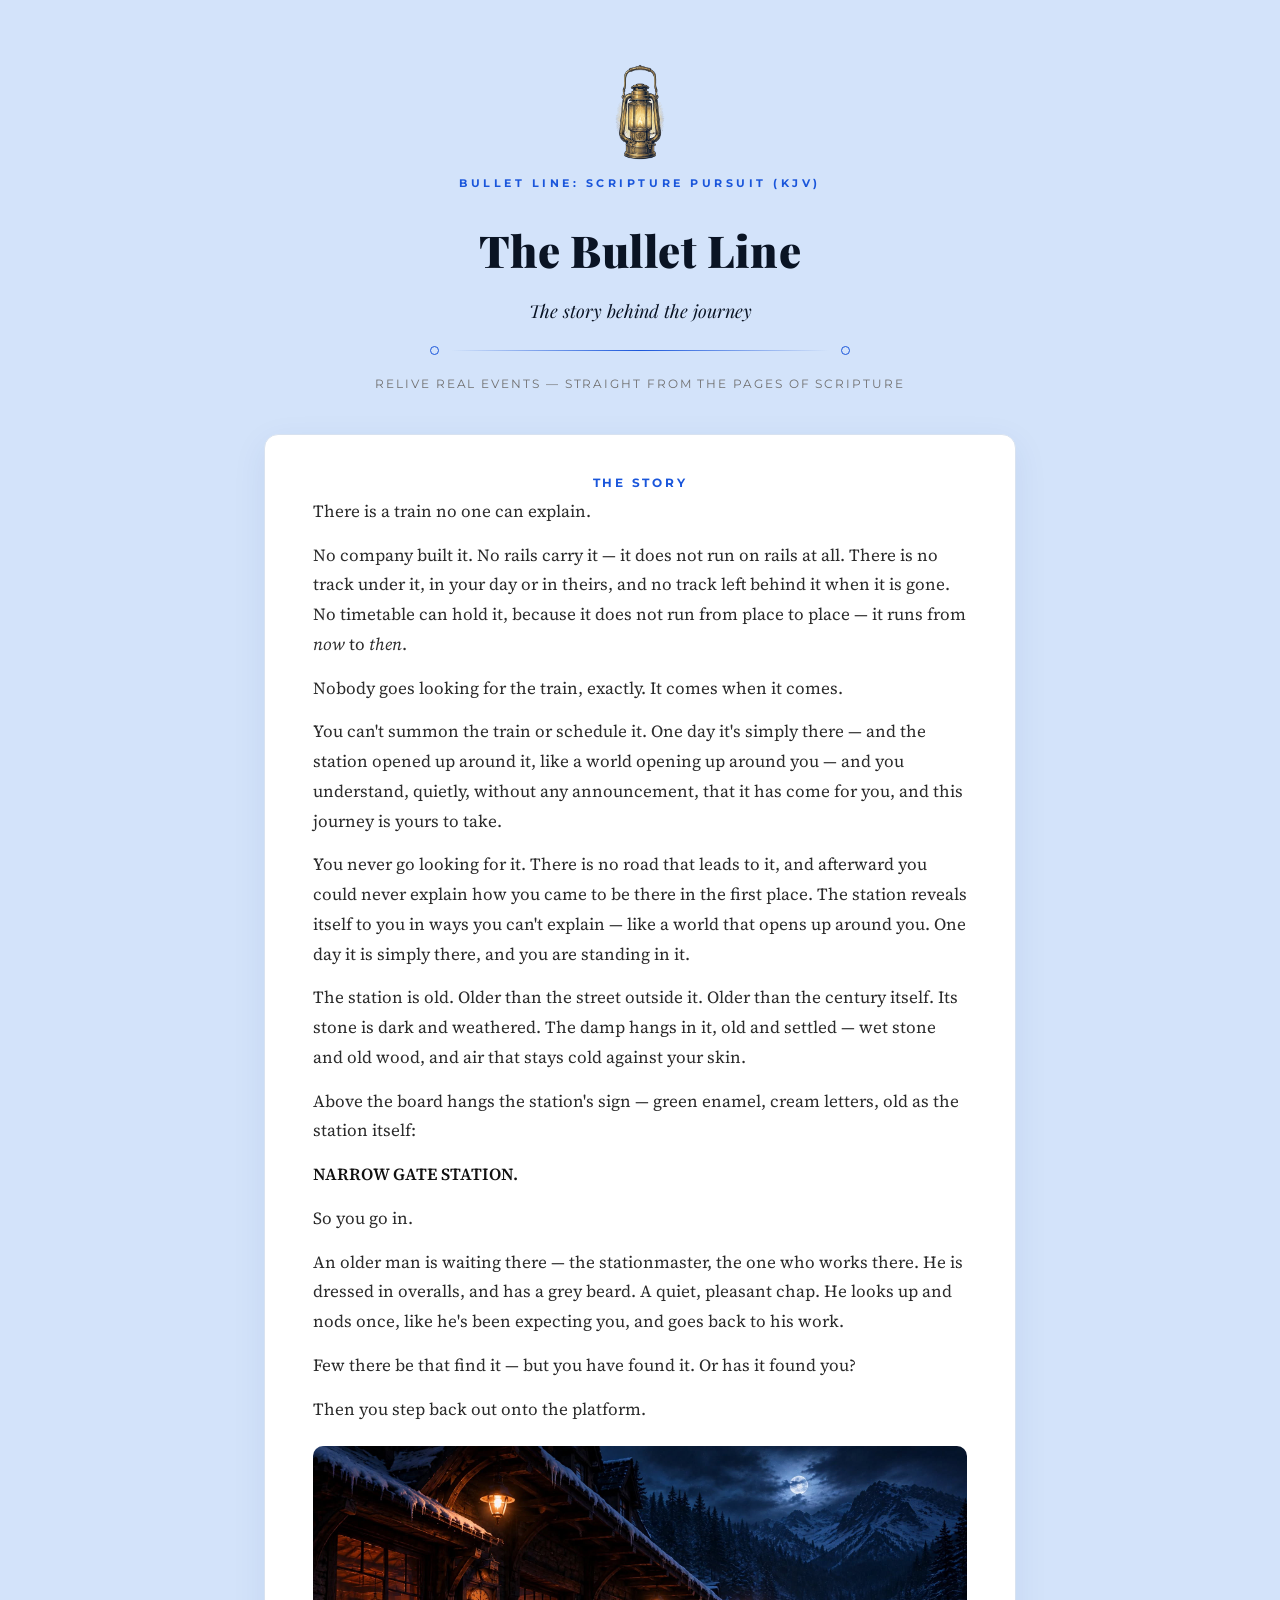
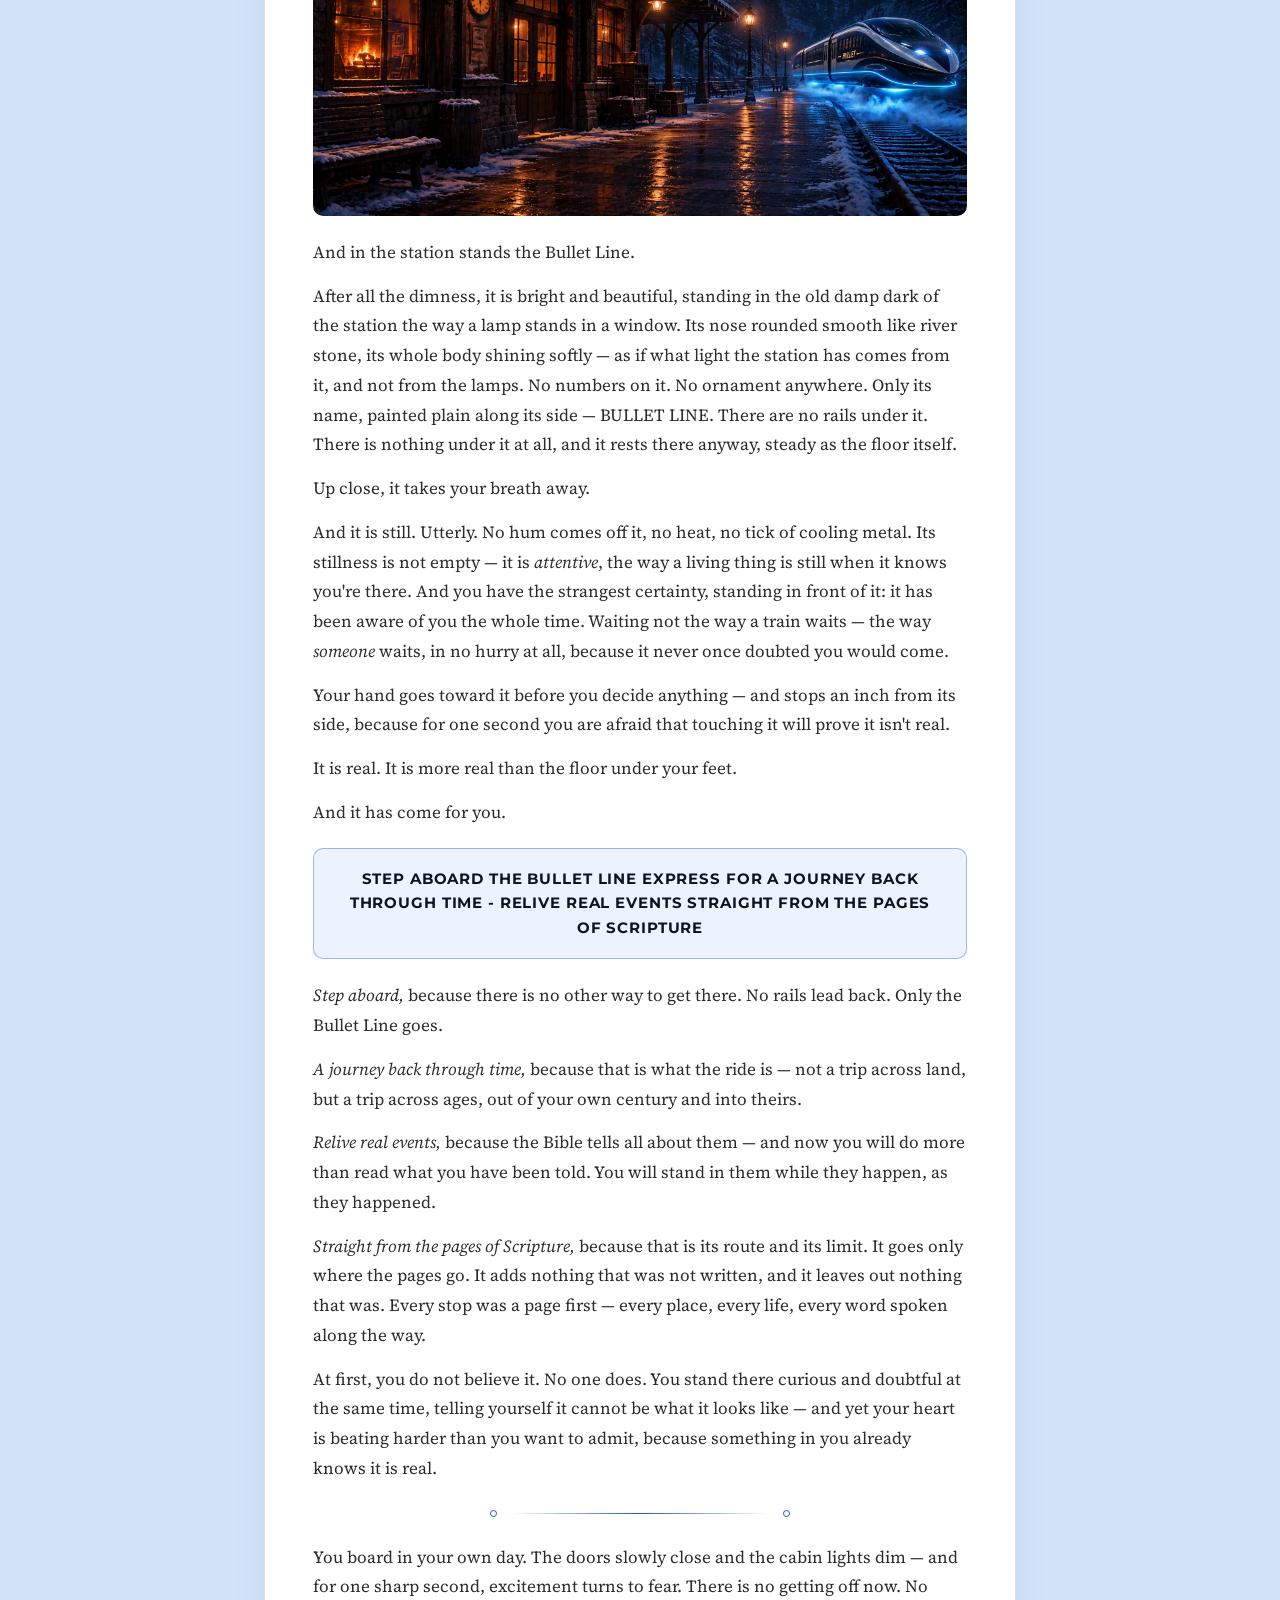
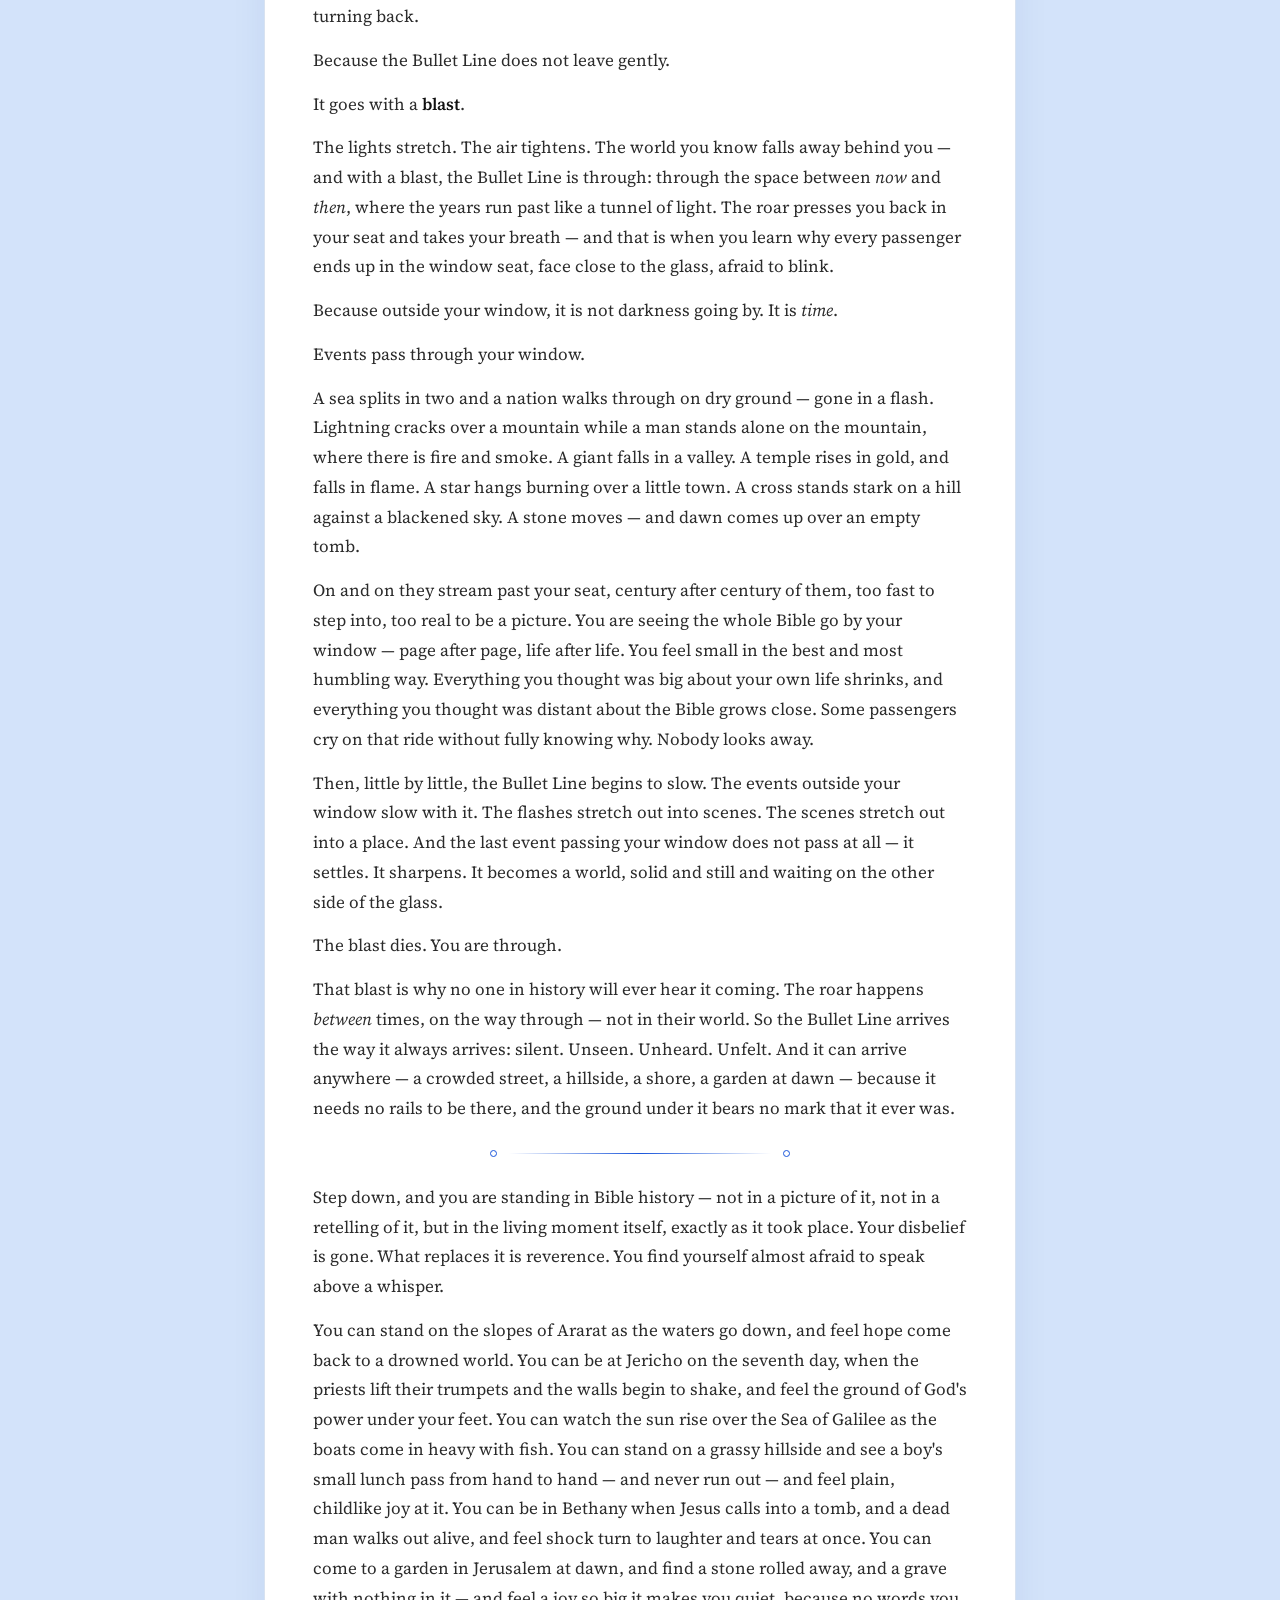
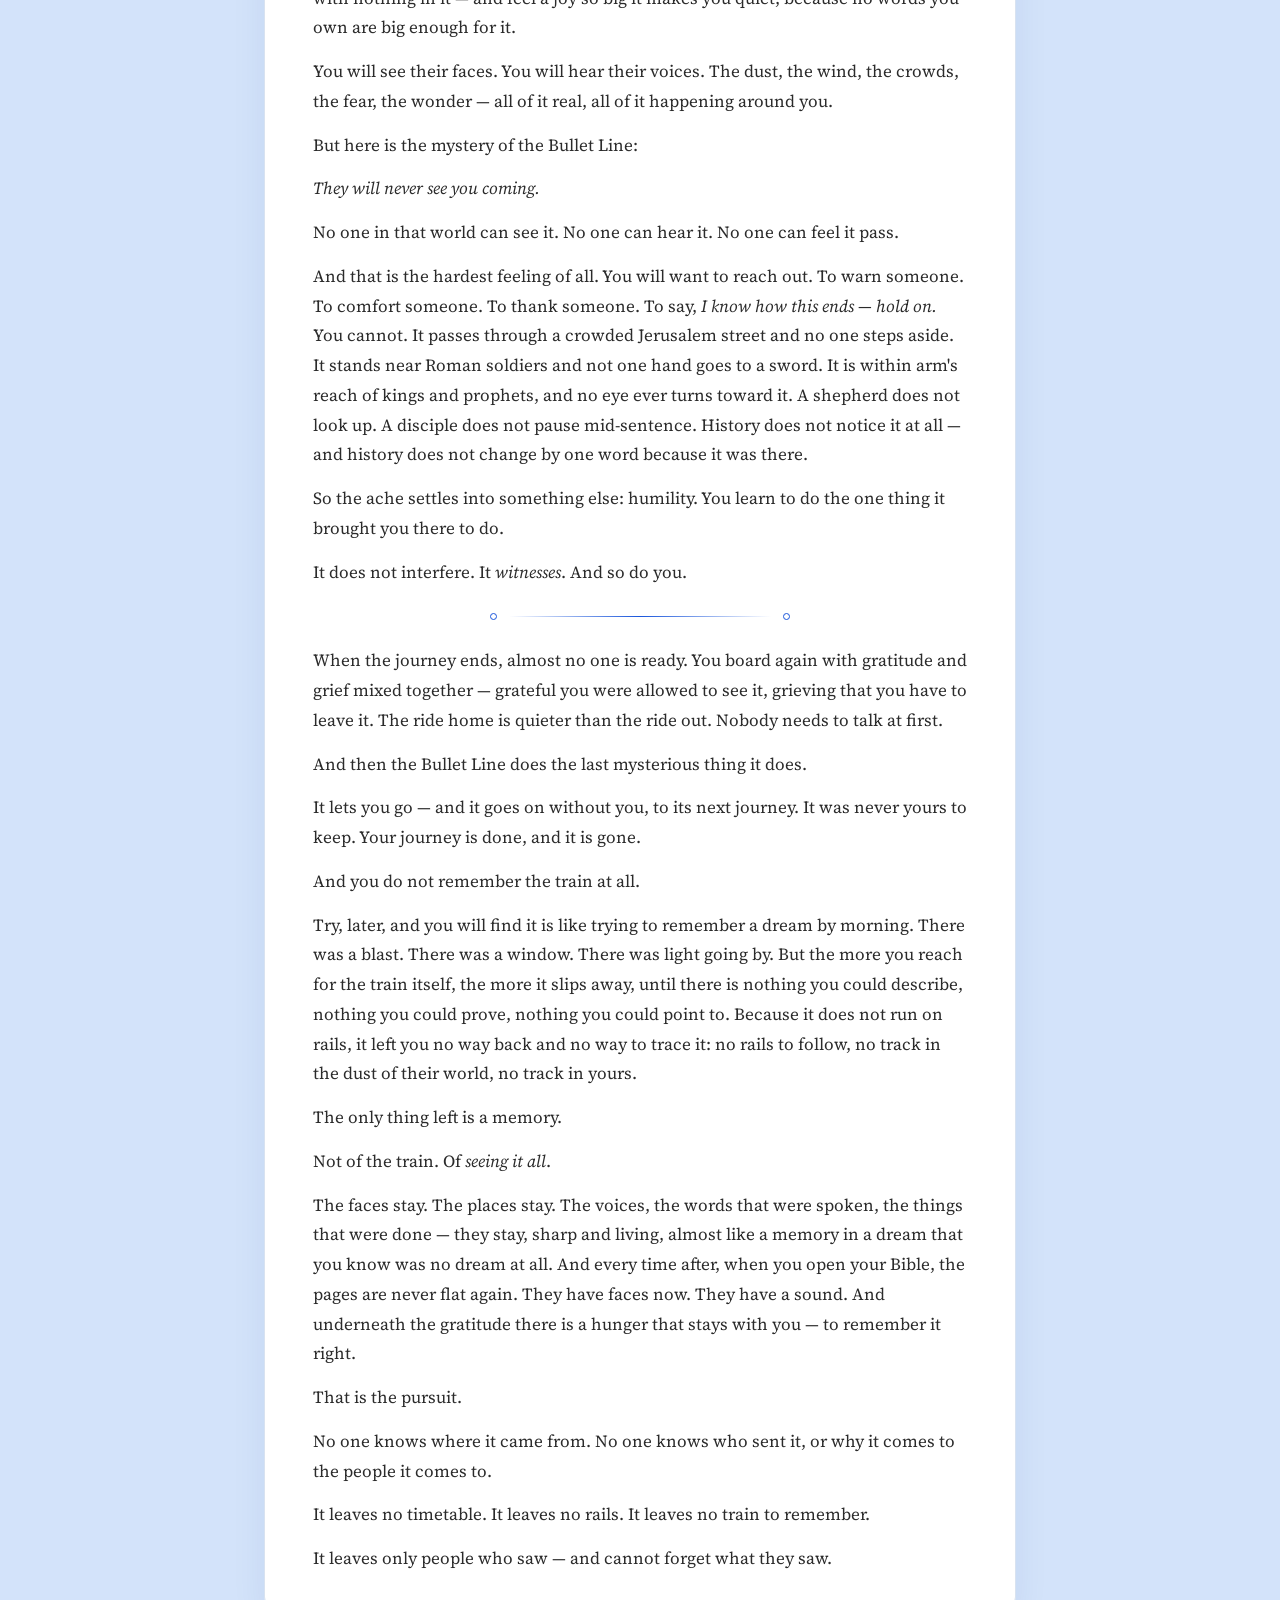
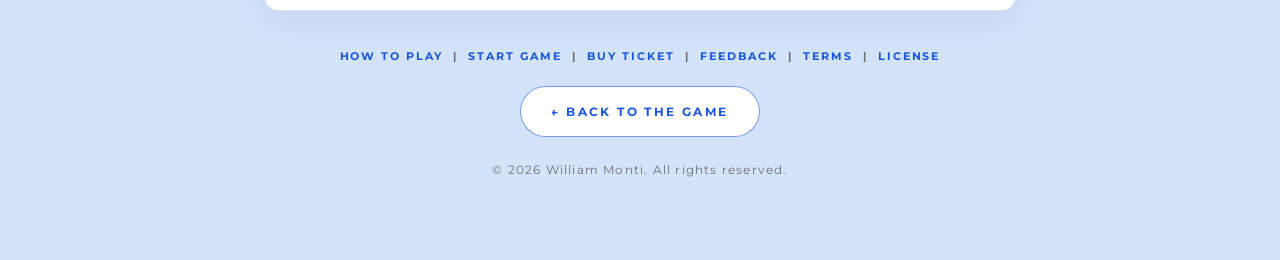
<file: story.html>
<!DOCTYPE html>
<html lang="en">
<head>
<meta charset="UTF-8">
<meta name="viewport" content="width=device-width, initial-scale=1.0">
<title>The Bullet Line — Bullet Line: Scripture Pursuit (KJV)</title>
<link rel="preconnect" href="https://fonts.googleapis.com">
<link rel="preconnect" href="https://fonts.gstatic.com" crossorigin>
<link href="https://fonts.googleapis.com/css2?family=Montserrat:wght@400;500;600;700&family=Playfair+Display:ital,wght@0,600;0,700;0,900;1,600&family=Source+Serif+4:ital,opsz,wght@0,8..60,400;0,8..60,600;1,8..60,400&display=swap" rel="stylesheet">
<style>
  :root{
    --paper:#d3e3fa; --card:#ffffff; --ink:#2b2b2b; --muted:#707070;
    --blue:#1a56db; --navy:#0a1424; --line:#d8e2f0;
  }
  *{box-sizing:border-box;}
  body{
    margin:0; color:var(--ink);
    font-family:'Source Serif 4',Georgia,'Times New Roman',serif;
    font-size:17px; line-height:1.75;
    background:var(--paper);
    min-height:100vh;
  }
  .page{max-width:800px;margin:0 auto;padding:64px 24px 80px;}

  /* ---------- document header ---------- */
  header{text-align:center;margin-bottom:40px;}
  .story-scene{display:block;width:100%;height:auto;margin:22px auto;border-radius:10px;}
  .header-art{display:block;height:96px;width:auto;margin:0 auto 14px;}
  .kicker{
    font-family:'Montserrat',sans-serif;
    color:var(--blue);font-size:11px;font-weight:700;letter-spacing:.32em;
    text-transform:uppercase;margin-bottom:18px;
  }
  h1{
    font-family:'Playfair Display',Georgia,serif;font-weight:900;
    color:#0a1424;font-size:clamp(30px,5vw,44px);
    letter-spacing:.01em;margin:0 0 8px;
  }
  .version{
    font-family:'Playfair Display',Georgia,serif;font-style:italic;
    color:var(--navy);font-size:18px;margin-bottom:18px;
  }
  .rule{display:flex;align-items:center;justify-content:center;margin:0 auto 18px;max-width:420px;}
  .rule .dot{flex:0 0 auto;width:9px;height:9px;border-radius:9999px;border:1px solid var(--blue);background:transparent;}
  .rule .bar{flex:1 1 auto;height:1px;background:linear-gradient(90deg,transparent,var(--blue),transparent);margin:0 12px;}
  .meta{
    font-family:'Montserrat',sans-serif;
    color:var(--muted);font-size:12px;letter-spacing:.16em;text-transform:uppercase;
  }

  /* ---------- story card ---------- */
  .card{
    background:var(--card);
    border:1px solid var(--line);border-radius:14px;
    padding:16px 48px 36px;
    box-shadow:0 10px 34px rgba(20,60,140,.08);
  }
  .preamble{
    font-family:'Montserrat',sans-serif;
    text-align:center;color:var(--blue);
    font-size:11.5px;font-weight:700;letter-spacing:.24em;text-transform:uppercase;
    padding:22px 0 4px;
  }
  p{margin:0 0 14px;}
  p:last-child{margin-bottom:0;}
  strong{font-weight:600;color:#111;}
  .ticker-quote{
    border:1px solid rgba(26,86,219,.4);border-radius:10px;
    padding:18px 22px;background:#edf3fe;
    font-family:'Montserrat',sans-serif;text-align:center;
    font-size:14.5px;font-weight:700;letter-spacing:.06em;line-height:1.7;
    color:var(--navy);
    margin:20px 0 22px;
  }
  .part-rule{display:flex;align-items:center;justify-content:center;max-width:300px;margin:26px auto;}
  .part-rule .dot{flex:0 0 auto;width:7px;height:7px;border-radius:9999px;border:1px solid var(--blue);background:transparent;}
  .part-rule .bar{flex:1 1 auto;height:1px;background:linear-gradient(90deg,transparent,var(--blue),transparent);margin:0 12px;}

  /* ---------- footer ---------- */
  footer{text-align:center;margin-top:36px;}
  .doc-links{
    font-family:'Montserrat',sans-serif;font-size:11px;font-weight:700;
    letter-spacing:.18em;text-transform:uppercase;margin-bottom:20px;
  }
  /* Two link wrappers (3 + 3): vanish as boxes except on phone (below),
     so the desktop single line is unchanged. */
  .doc-link-wrapper{display:contents;}
  .doc-links a{color:var(--blue);text-decoration:none;}
  .doc-links a:hover{text-decoration:underline;}
  .doc-links .sep{color:var(--muted);margin:0 10px;}
  .back{
    font-family:'Montserrat',sans-serif;
    display:inline-block;font-size:12px;font-weight:700;
    letter-spacing:.2em;text-transform:uppercase;text-decoration:none;
    border:1px solid rgba(26,86,219,.6);border-radius:9999px;padding:14px 30px;
    color:var(--blue);background:#fff;
    transition:border-color .2s, background .2s;
  }
  .back:hover{border-color:var(--blue);background:#edf3fe;}
  .copy{
    font-family:'Montserrat',sans-serif;
    margin-top:22px;color:var(--muted);font-size:12px;letter-spacing:.1em;
  }
  @media (max-width:640px){
    .page{padding:44px 16px 60px;}
    .card{padding:10px 24px 28px;}
    body{font-size:16px;}
    /* Phone footer links: two wrappers, 3 over 3, columns lined up
       (2026-10-16, Bill's call — replaces the 2026-10-14 grid). Each
       wrapper is a full-width row and every link takes exactly one
       third, so the columns line up. The "|" separators hide on phone
       only; desktop keeps the single line. Letter spacing tightens on
       phone only, or HOW TO PLAY cannot fit one-third of the card on
       a single line. */
    .doc-links{display:flex;flex-direction:column;gap:10px;letter-spacing:.06em;}
    .doc-link-wrapper{display:flex;gap:6px;width:100%;}
    .doc-links .doc-link-wrapper a{flex:1 1 0;min-width:0;text-align:center;}
    .doc-links .sep{display:none;}
    .doc-links a{white-space:nowrap;}
  }

  /* ---------- feedback form (same form as the game start page) ---------- */
  .modal-overlay{
    position:fixed;top:0;left:0;width:100vw;height:100vh;
    background:rgba(2,5,10,0.85);backdrop-filter:blur(8px);
    display:flex;align-items:center;justify-content:center;
    z-index:1000;animation:fbFadeIn 0.3s ease-out;padding:15px;
    box-sizing:border-box;
  }
  .feedback-modal-box{
    background:#0a1424;border:2px solid #00d2ff;border-radius:14px;
    padding:28px 24px;max-width:460px;width:100%;text-align:left;
    box-shadow:0 0 40px rgba(0,210,255,0.45);position:relative;
    font-family:'Montserrat',sans-serif;
  }
  .feedback-modal-box h3{
    font-size:1.2rem;font-weight:900;color:#00ffaa;margin:0 0 8px;
    text-transform:uppercase;letter-spacing:1px;text-align:center;
  }
  .feedback-modal-box p{
    font-size:0.85rem;color:#cfd8e3;margin:0 0 16px;
    text-align:center;line-height:1.4;
  }
  .feedback-form-group{margin-bottom:14px;display:flex;flex-direction:column;gap:6px;}
  .feedback-form-group label{
    font-size:0.78rem;font-weight:800;color:#00d2ff;
    letter-spacing:1px;text-transform:uppercase;
  }
  .feedback-form-group input,.feedback-form-group textarea{
    background:#050a12;border:1px solid #1f314d;border-radius:8px;
    padding:10px 12px;color:#e0e6ed;font-size:0.9rem;
    font-family:inherit;outline:none;transition:border-color 0.2s;
  }
  .feedback-form-group input:focus,.feedback-form-group textarea:focus{
    border-color:#00d2ff;box-shadow:0 0 8px rgba(0,210,255,0.3);
  }
  .feedback-form-group textarea{resize:vertical;min-height:100px;}
  .feedback-btn-row{display:flex;gap:10px;margin-top:18px;}
  .btn-feedback-cancel{
    flex:1;background:#132238;border:1px solid #233857;color:#cfd8e3;
    padding:11px;border-radius:8px;font-size:0.85rem;font-weight:800;
    letter-spacing:1px;text-transform:uppercase;cursor:pointer;
    transition:background 0.2s;font-family:'Montserrat',sans-serif;
  }
  .btn-feedback-cancel:hover{background:#1c314f;}
  .btn-feedback-submit{
    flex:1;background:linear-gradient(180deg,#00d2ff 0%,#0088cc 100%);
    border:none;color:#05131a;padding:11px;border-radius:8px;
    font-size:0.85rem;font-weight:900;letter-spacing:1px;
    text-transform:uppercase;cursor:pointer;
    box-shadow:0 0 15px rgba(0,210,255,0.4);
    transition:transform 0.2s,box-shadow 0.2s;font-family:'Montserrat',sans-serif;
  }
  .btn-feedback-submit:hover{transform:translateY(-2px);box-shadow:0 0 22px rgba(0,210,255,0.7);}
  @keyframes fbFadeIn{from{opacity:0;transform:scale(0.95);}to{opacity:1;transform:scale(1);}}
  .hidden{display:none !important;}
  .doc-links a.feedback-link{cursor:pointer;}

  @media print{
    body{background:#fff;}
    .page{max-width:none;padding:0;}
    .card{box-shadow:none;}
    .back,.doc-links{display:none;}
  }
</style>
  <!-- Google tag (gtag.js) -->
  <script async src="https://www.googletagmanager.com/gtag/js?id=G-0NYTRH8V3D"></script>
  <script>
    window.dataLayer = window.dataLayer || [];
    function gtag(){dataLayer.push(arguments);}
    gtag('js', new Date());
    gtag('config', 'G-0NYTRH8V3D');
  </script>
</head>
<body>
  <div class="page">
    <header>
      <img class="header-art" src="story-lantern.webp" alt="A lit railroad lantern">
      <div class="kicker">Bullet Line: Scripture Pursuit (KJV)</div>
      <h1>The Bullet Line</h1>
      <div class="version">The story behind the journey</div>
      <div class="rule" aria-hidden="true">
        <span class="dot"></span><span class="bar"></span><span class="dot"></span>
      </div>
      <div class="meta">Relive Real Events &mdash; Straight from the Pages of Scripture</div>
    </header>

    <main class="card">
      <div class="preamble">The Story</div>

      <p>There is a train no one can explain.</p>
      <p>No company built it. No rails carry it — it does not run on rails at all. There is no track under it, in your day or in theirs, and no track left behind it when it is gone. No timetable can hold it, because it does not run from place to place — it runs from <em>now</em> to <em>then</em>.</p>
      <p>Nobody goes looking for the train, exactly. It comes when it comes.</p>
      <p>You can&#x27;t summon the train or schedule it. One day it&#x27;s simply there — and the station opened up around it, like a world opening up around you — and you understand, quietly, without any announcement, that it has come for you, and this journey is yours to take.</p>
      <p>You never go looking for it. There is no road that leads to it, and afterward you could never explain how you came to be there in the first place. The station reveals itself to you in ways you can&#x27;t explain — like a world that opens up around you. One day it is simply there, and you are standing in it.</p>
      <p>The station is old. Older than the street outside it. Older than the century itself. Its stone is dark and weathered. The damp hangs in it, old and settled — wet stone and old wood, and air that stays cold against your skin.</p>
      <p>Above the board hangs the station&#x27;s sign — green enamel, cream letters, old as the station itself:</p>
      <p><strong>NARROW GATE STATION.</strong></p>
      <p>So you go in.</p>
      <p>An older man is waiting there — the stationmaster, the one who works there. He is dressed in overalls, and has a grey beard. A quiet, pleasant chap. He looks up and nods once, like he&#x27;s been expecting you, and goes back to his work.</p>
      <p>Few there be that find it — but you have found it. Or has it found you?</p>
      <p>Then you step back out onto the platform.</p>
      <img class="story-scene" src="station-night.jpg" alt="Narrow Gate Station at night — the Bullet Line at the platform">
      <p>And in the station stands the Bullet Line.</p>
      <p>After all the dimness, it is bright and beautiful, standing in the old damp dark of the station the way a lamp stands in a window. Its nose rounded smooth like river stone, its whole body shining softly — as if what light the station has comes from it, and not from the lamps. No numbers on it. No ornament anywhere. Only its name, painted plain along its side — BULLET LINE. There are no rails under it. There is nothing under it at all, and it rests there anyway, steady as the floor itself.</p>
      <p>Up close, it takes your breath away.</p>
      <p>And it is still. Utterly. No hum comes off it, no heat, no tick of cooling metal. Its stillness is not empty — it is <em>attentive</em>, the way a living thing is still when it knows you&#x27;re there. And you have the strangest certainty, standing in front of it: it has been aware of you the whole time. Waiting not the way a train waits — the way <em>someone</em> waits, in no hurry at all, because it never once doubted you would come.</p>
      <p>Your hand goes toward it before you decide anything — and stops an inch from its side, because for one second you are afraid that touching it will prove it isn&#x27;t real.</p>
      <p>It is real. It is more real than the floor under your feet.</p>
      <p>And it has come for you.</p>
      <div class="ticker-quote">STEP ABOARD THE BULLET LINE EXPRESS FOR A JOURNEY BACK THROUGH TIME - RELIVE REAL EVENTS STRAIGHT FROM THE PAGES OF SCRIPTURE</div>
      <p><em>Step aboard,</em> because there is no other way to get there. No rails lead back. Only the Bullet Line goes.</p>
      <p><em>A journey back through time,</em> because that is what the ride is — not a trip across land, but a trip across ages, out of your own century and into theirs.</p>
      <p><em>Relive real events,</em> because the Bible tells all about them — and now you will do more than read what you have been told. You will stand in them while they happen, as they happened.</p>
      <p><em>Straight from the pages of Scripture,</em> because that is its route and its limit. It goes only where the pages go. It adds nothing that was not written, and it leaves out nothing that was. Every stop was a page first — every place, every life, every word spoken along the way.</p>
      <p>At first, you do not believe it. No one does. You stand there curious and doubtful at the same time, telling yourself it cannot be what it looks like — and yet your heart is beating harder than you want to admit, because something in you already knows it is real.</p>
      <div class="part-rule" aria-hidden="true"><span class="dot"></span><span class="bar"></span><span class="dot"></span></div>
      <p>You board in your own day. The doors slowly close and the cabin lights dim — and for one sharp second, excitement turns to fear. There is no getting off now. No turning back.</p>
      <p>Because the Bullet Line does not leave gently.</p>
      <p>It goes with a <strong>blast</strong>.</p>
      <p>The lights stretch. The air tightens. The world you know falls away behind you — and with a blast, the Bullet Line is through: through the space between <em>now</em> and <em>then</em>, where the years run past like a tunnel of light. The roar presses you back in your seat and takes your breath — and that is when you learn why every passenger ends up in the window seat, face close to the glass, afraid to blink.</p>
      <p>Because outside your window, it is not darkness going by. It is <em>time</em>.</p>
      <p>Events pass through your window.</p>
      <p>A sea splits in two and a nation walks through on dry ground — gone in a flash. Lightning cracks over a mountain while a man stands alone on the mountain, where there is fire and smoke. A giant falls in a valley. A temple rises in gold, and falls in flame. A star hangs burning over a little town. A cross stands stark on a hill against a blackened sky. A stone moves — and dawn comes up over an empty tomb.</p>
      <p>On and on they stream past your seat, century after century of them, too fast to step into, too real to be a picture. You are seeing the whole Bible go by your window — page after page, life after life. You feel small in the best and most humbling way. Everything you thought was big about your own life shrinks, and everything you thought was distant about the Bible grows close. Some passengers cry on that ride without fully knowing why. Nobody looks away.</p>
      <p>Then, little by little, the Bullet Line begins to slow. The events outside your window slow with it. The flashes stretch out into scenes. The scenes stretch out into a place. And the last event passing your window does not pass at all — it settles. It sharpens. It becomes a world, solid and still and waiting on the other side of the glass.</p>
      <p>The blast dies. You are through.</p>
      <p>That blast is why no one in history will ever hear it coming. The roar happens <em>between</em> times, on the way through — not in their world. So the Bullet Line arrives the way it always arrives: silent. Unseen. Unheard. Unfelt. And it can arrive anywhere — a crowded street, a hillside, a shore, a garden at dawn — because it needs no rails to be there, and the ground under it bears no mark that it ever was.</p>
      <div class="part-rule" aria-hidden="true"><span class="dot"></span><span class="bar"></span><span class="dot"></span></div>
      <p>Step down, and you are standing in Bible history — not in a picture of it, not in a retelling of it, but in the living moment itself, exactly as it took place. Your disbelief is gone. What replaces it is reverence. You find yourself almost afraid to speak above a whisper.</p>
      <p>You can stand on the slopes of Ararat as the waters go down, and feel hope come back to a drowned world. You can be at Jericho on the seventh day, when the priests lift their trumpets and the walls begin to shake, and feel the ground of God&#x27;s power under your feet. You can watch the sun rise over the Sea of Galilee as the boats come in heavy with fish. You can stand on a grassy hillside and see a boy&#x27;s small lunch pass from hand to hand — and never run out — and feel plain, childlike joy at it. You can be in Bethany when Jesus calls into a tomb, and a dead man walks out alive, and feel shock turn to laughter and tears at once. You can come to a garden in Jerusalem at dawn, and find a stone rolled away, and a grave with nothing in it — and feel a joy so big it makes you quiet, because no words you own are big enough for it.</p>
      <p>You will see their faces. You will hear their voices. The dust, the wind, the crowds, the fear, the wonder — all of it real, all of it happening around you.</p>
      <p>But here is the mystery of the Bullet Line:</p>
      <p><em>They will never see you coming.</em></p>
      <p>No one in that world can see it. No one can hear it. No one can feel it pass.</p>
      <p>And that is the hardest feeling of all. You will want to reach out. To warn someone. To comfort someone. To thank someone. To say, <em>I know how this ends — hold on.</em> You cannot. It passes through a crowded Jerusalem street and no one steps aside. It stands near Roman soldiers and not one hand goes to a sword. It is within arm&#x27;s reach of kings and prophets, and no eye ever turns toward it. A shepherd does not look up. A disciple does not pause mid-sentence. History does not notice it at all — and history does not change by one word because it was there.</p>
      <p>So the ache settles into something else: humility. You learn to do the one thing it brought you there to do.</p>
      <p>It does not interfere. It <em>witnesses</em>. And so do you.</p>
      <div class="part-rule" aria-hidden="true"><span class="dot"></span><span class="bar"></span><span class="dot"></span></div>
      <p>When the journey ends, almost no one is ready. You board again with gratitude and grief mixed together — grateful you were allowed to see it, grieving that you have to leave it. The ride home is quieter than the ride out. Nobody needs to talk at first.</p>
      <p>And then the Bullet Line does the last mysterious thing it does.</p>
      <p>It lets you go — and it goes on without you, to its next journey. It was never yours to keep. Your journey is done, and it is gone.</p>
      <p>And you do not remember the train at all.</p>
      <p>Try, later, and you will find it is like trying to remember a dream by morning. There was a blast. There was a window. There was light going by. But the more you reach for the train itself, the more it slips away, until there is nothing you could describe, nothing you could prove, nothing you could point to. Because it does not run on rails, it left you no way back and no way to trace it: no rails to follow, no track in the dust of their world, no track in yours.</p>
      <p>The only thing left is a memory.</p>
      <p>Not of the train. Of <em>seeing it all</em>.</p>
      <p>The faces stay. The places stay. The voices, the words that were spoken, the things that were done — they stay, sharp and living, almost like a memory in a dream that you know was no dream at all. And every time after, when you open your Bible, the pages are never flat again. They have faces now. They have a sound. And underneath the gratitude there is a hunger that stays with you — to remember it right.</p>
      <p>That is the pursuit.</p>
      <p>No one knows where it came from. No one knows who sent it, or why it comes to the people it comes to.</p>
      <p>It leaves no timetable. It leaves no rails. It leaves no train to remember.</p>
      <p>It leaves only people who saw — and cannot forget what they saw.</p>
    </main>

    <footer>
      <nav class="doc-links">
        <span class="doc-link-wrapper"><a href="readme.html">HOW TO PLAY</a><span class="sep">|</span><a href="index.html">START GAME</a><span class="sep">|</span><a href="store.html">BUY TICKET</a></span><span class="sep">|</span><span class="doc-link-wrapper"><a href="#" class="feedback-link" onclick="openFeedbackModal();return false;">FEEDBACK</a><span class="sep">|</span><a href="terms.html">TERMS</a><span class="sep">|</span><a href="license.html">LICENSE</a></span>
      </nav>
      <a class="back" href="index.html" onclick="window.close();setTimeout(function(){window.location.href='index.html';},300);return false;">&larr; Back to the Game</a>
      <p class="copy">&copy; 2026 William Monti. All rights reserved.</p>
    </footer>
  </div>

  <!-- Feedback form: the same form as the game start page (index.html) -->
  <div id="feedback-modal" class="modal-overlay hidden">
    <div class="feedback-modal-box">
      <h3>💬 Send Feedback</h3>
      <p>Have questions, comments, or suggestions about the game? Send a message directly to billpmonti@gmail.com!</p>

      <form id="feedback-form" onsubmit="submitFeedbackAjax(event)">
        <input type="hidden" name="_subject" value="New Scripture Pursuit Feedback!">
        <input type="hidden" name="_captcha" value="false">
        <input type="hidden" name="_template" value="box">

        <div class="feedback-form-group">
          <label for="fb-name">Your Name</label>
          <input type="text" id="fb-name" name="name" placeholder="Enter your name" required>
        </div>

        <div class="feedback-form-group">
          <label for="fb-email">Your Email</label>
          <input type="email" id="fb-email" name="email" placeholder="your.email@example.com" required>
        </div>

        <div class="feedback-form-group">
          <label for="fb-message">Message / Feedback</label>
          <textarea id="fb-message" name="message" placeholder="Type your feedback here..." required></textarea>
        </div>

        <div class="feedback-btn-row">
          <button type="button" class="btn-feedback-cancel" onclick="closeFeedbackModal()">Cancel</button>
          <button type="submit" id="fb-submit-btn" class="btn-feedback-submit">Send Email</button>
        </div>
      </form>
    </div>
  </div>

  <script>
    // Feedback form — same behavior as the game start page (index.html).
    // This page has no game audio, so there is nothing to pause while it is open.
    function openFeedbackModal() {
      document.getElementById('feedback-modal').classList.remove('hidden');
    }
    function closeFeedbackModal() {
      document.getElementById('feedback-modal').classList.add('hidden');
    }
    function submitFeedbackAjax(event) {
      event.preventDefault();
      const form = document.getElementById('feedback-form');
      const submitBtn = document.getElementById('fb-submit-btn');
      submitBtn.textContent = "Sending...";
      submitBtn.disabled = true;

      const formData = new FormData(form);

      fetch("https://formsubmit.co/ajax/billpmonti@gmail.com", {
        method: "POST",
        body: formData
      })
      .then(response => response.json())
      .then(data => {
        alert("Thank you! Your feedback has been successfully sent.");
        form.reset();
        submitBtn.textContent = "Send Email";
        submitBtn.disabled = false;
        closeFeedbackModal();
      })
      .catch(error => {
        const msg = document.getElementById('fb-message').value;
        window.location.href = `mailto:billpmonti@gmail.com?subject=Feedback&body=${encodeURIComponent(msg)}`;
        submitBtn.textContent = "Send Email";
        submitBtn.disabled = false;
        closeFeedbackModal();
      });
    }
  </script>
</body>
</html>
</file>
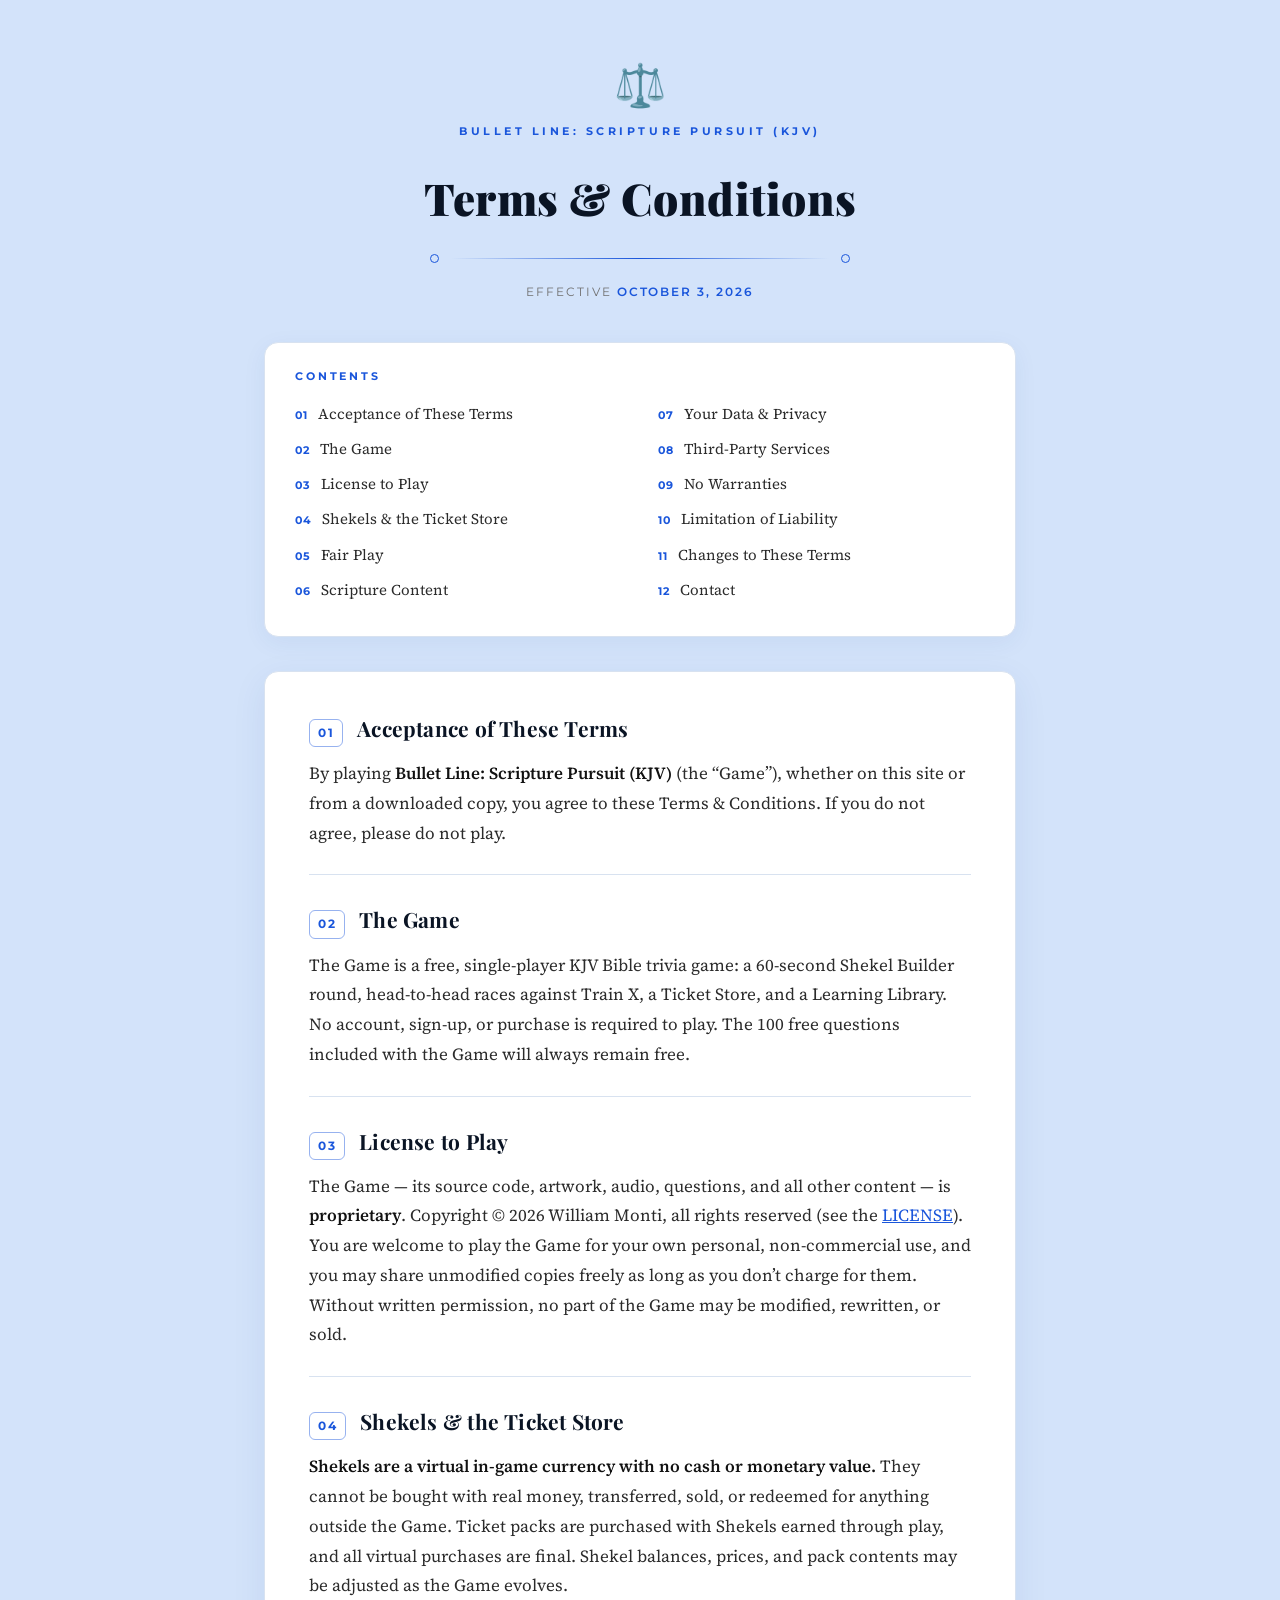
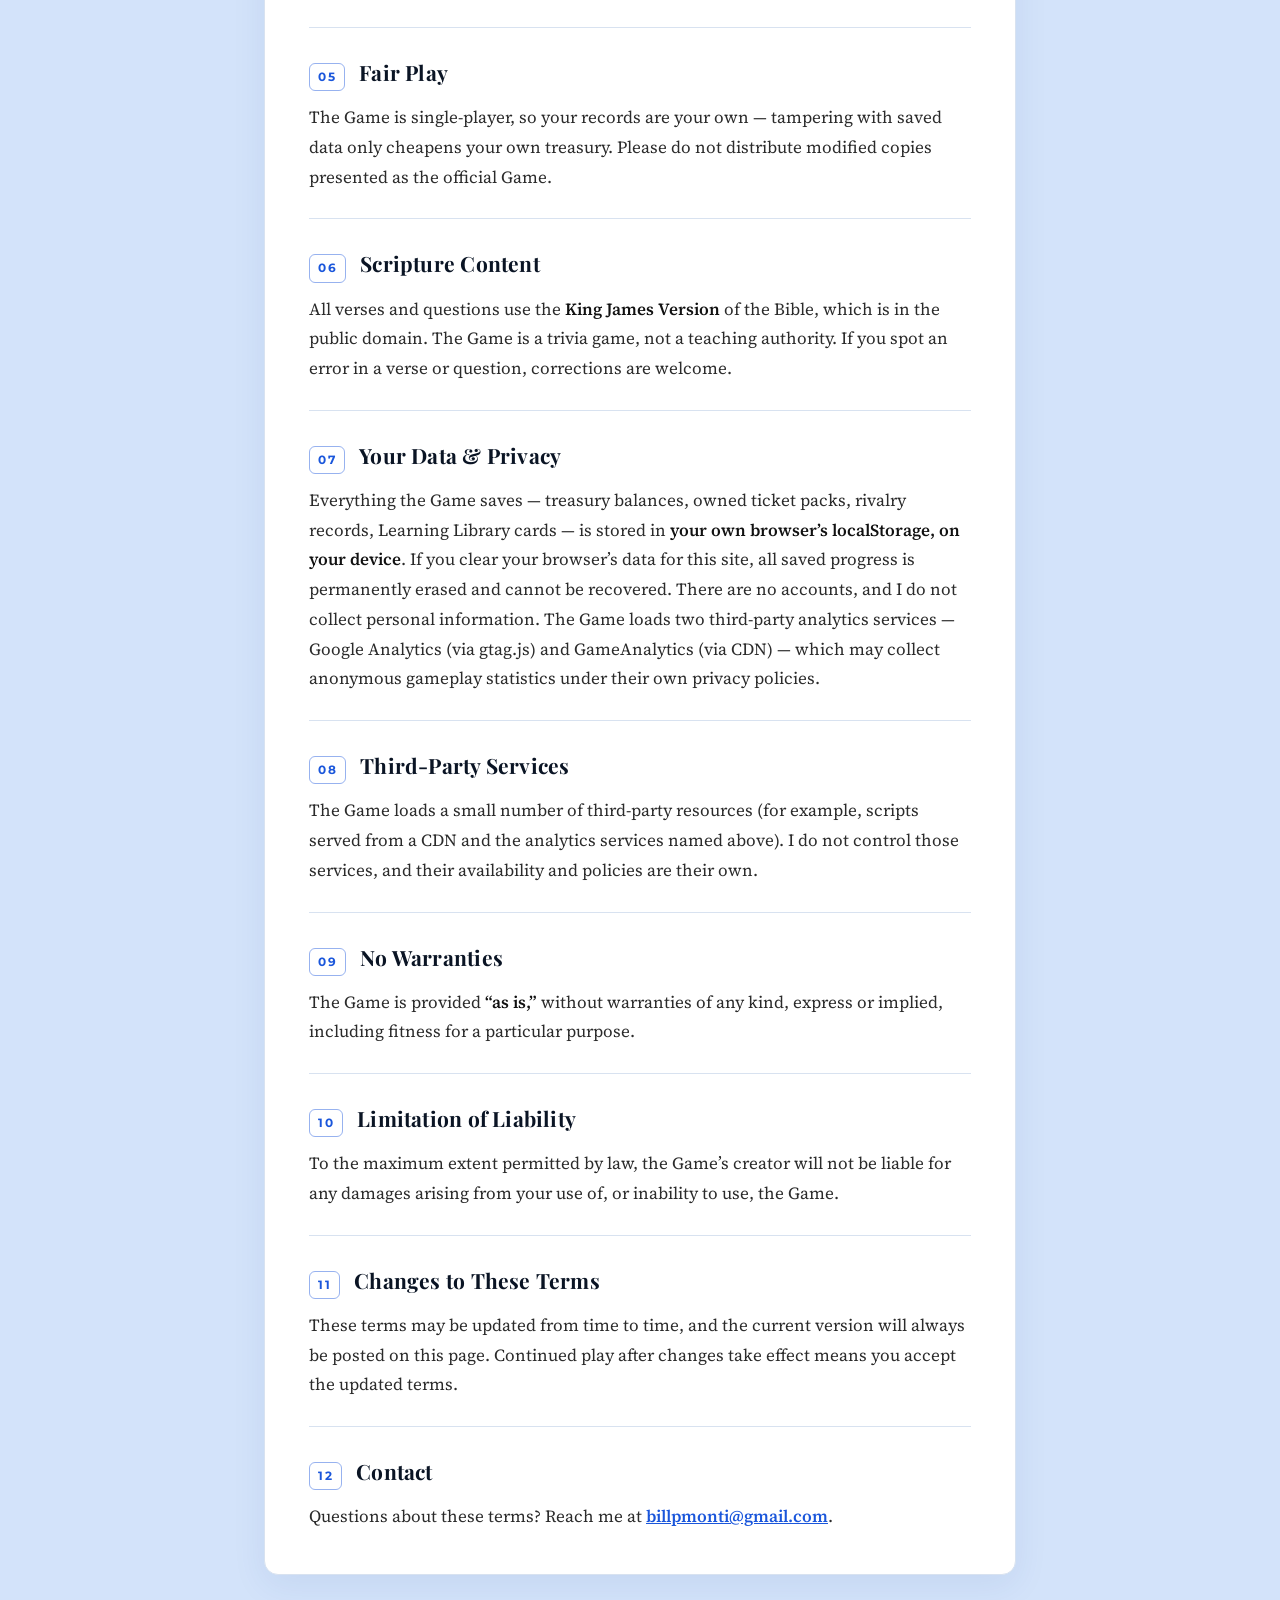
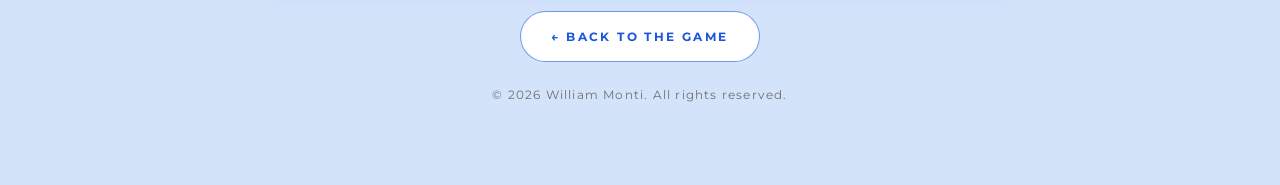
<file: terms.html>
<!DOCTYPE html>
<html lang="en">
<head>
<meta charset="UTF-8">
<meta name="viewport" content="width=device-width, initial-scale=1.0">
<title>Terms &amp; Conditions — Bullet Line: Scripture Pursuit (KJV)</title>
<link rel="preconnect" href="https://fonts.googleapis.com">
<link rel="preconnect" href="https://fonts.gstatic.com" crossorigin>
<link href="https://fonts.googleapis.com/css2?family=Montserrat:wght@400;500;600;700&family=Playfair+Display:ital,wght@0,600;0,700;0,900;1,600&family=Source+Serif+4:ital,opsz,wght@0,8..60,400;0,8..60,600;1,8..60,400&display=swap" rel="stylesheet">
<style>
  :root{
    --paper:#d3e3fa; --card:#ffffff; --ink:#2b2b2b; --muted:#707070;
    --blue:#1a56db; --navy:#0a1424; --line:#d8e2f0;
  }
  *{box-sizing:border-box;}
  html{scroll-behavior:smooth;}
  body{
    margin:0; color:var(--ink);
    font-family:'Source Serif 4',Georgia,'Times New Roman',serif;
    font-size:17px; line-height:1.75;
    background:var(--paper);
    min-height:100vh;
  }
  .page{max-width:800px;margin:0 auto;padding:64px 24px 80px;}

  /* ---------- document header ---------- */
  header{text-align:center;margin-bottom:40px;}
  .doc-emoji{font-size:42px;margin-bottom:16px;line-height:1;}
  .kicker{
    font-family:'Montserrat',sans-serif;
    color:var(--blue);font-size:11px;font-weight:700;letter-spacing:.32em;
    text-transform:uppercase;margin-bottom:18px;
  }
  h1{
    font-family:'Playfair Display',Georgia,serif;font-weight:900;
    color:#0a1424;font-size:clamp(30px,5vw,44px);
    letter-spacing:.01em;margin:0 0 18px;
  }
  .rule{display:flex;align-items:center;justify-content:center;margin:0 auto 18px;max-width:420px;}
  .rule .dot{flex:0 0 auto;width:9px;height:9px;border-radius:9999px;border:1px solid var(--blue);background:transparent;}
  .rule .bar{flex:1 1 auto;height:1px;background:linear-gradient(90deg,transparent,var(--blue),transparent);margin:0 12px;}
  .meta{
    font-family:'Montserrat',sans-serif;
    color:var(--muted);font-size:12px;letter-spacing:.16em;text-transform:uppercase;
  }
  .meta strong{color:var(--blue);font-weight:600;}

  /* ---------- table of contents ---------- */
  .toc{
    background:var(--card);border:1px solid var(--line);border-radius:14px;
    padding:24px 30px;margin-bottom:34px;
    box-shadow:0 6px 24px rgba(20,60,140,.06);
  }
  .toc-label{
    font-family:'Montserrat',sans-serif;
    color:var(--blue);font-size:11px;font-weight:700;letter-spacing:.26em;
    text-transform:uppercase;margin-bottom:14px;
  }
  .toc ol{list-style:none;margin:0;padding:0;columns:2;column-gap:36px;}
  .toc li{margin-bottom:9px;break-inside:avoid;}
  .toc a{
    color:var(--ink);text-decoration:none;font-size:15px;
    display:flex;align-items:baseline;gap:10px;
  }
  .toc a:hover{color:var(--blue);}
  .toc a:hover .t{text-decoration:underline;text-underline-offset:3px;}
  .toc .n{
    font-family:'Montserrat',sans-serif;
    color:var(--blue);font-size:11px;font-weight:700;letter-spacing:.08em;flex:0 0 auto;
  }

  /* ---------- body card ---------- */
  .card{
    background:var(--card);
    border:1px solid var(--line);border-radius:14px;
    padding:12px 44px 34px;
    box-shadow:0 10px 34px rgba(20,60,140,.08);
  }
  section{padding:26px 0;border-bottom:1px solid var(--line);}
  section:last-child{border-bottom:none;padding-bottom:8px;}
  h2{
    font-family:'Playfair Display',Georgia,serif;font-weight:700;
    color:#0a1424;font-size:21px;letter-spacing:.01em;
    margin:0 0 12px;display:flex;align-items:baseline;gap:14px;
  }
  h2 .num{
    font-family:'Montserrat',sans-serif;color:var(--blue);
    font-size:11.5px;font-weight:700;letter-spacing:.14em;flex:0 0 auto;
    border:1px solid rgba(26,86,219,.45);border-radius:6px;padding:3px 8px;
  }
  p{margin:0 0 12px;}
  p:last-child{margin-bottom:0;}
  strong{color:#111;font-weight:600;}
  a{color:var(--blue);}

  /* ---------- footer ---------- */
  footer{text-align:center;margin-top:36px;}
  .back{
    font-family:'Montserrat',sans-serif;
    display:inline-block;font-size:12px;font-weight:700;
    letter-spacing:.2em;text-transform:uppercase;text-decoration:none;
    border:1px solid rgba(26,86,219,.6);border-radius:9999px;padding:14px 30px;
    color:var(--blue);background:#fff;
    transition:border-color .2s, background .2s;
  }
  .back:hover{border-color:var(--blue);background:#edf3fe;}
  .copy{
    font-family:'Montserrat',sans-serif;
    margin-top:22px;color:var(--muted);font-size:12px;letter-spacing:.1em;
  }
  @media (max-width:640px){
    .page{padding:44px 16px 60px;}
    .toc ol{columns:1;}
    .card{padding:8px 24px 26px;}
    h2{font-size:19px;}
    body{font-size:16px;}
  }

  @media print{
    body{background:#fff;}
    .page{max-width:none;padding:0;}
    .card,.toc{box-shadow:none;}
    .back{display:none;}
  }
</style>
  <!-- Google tag (gtag.js) -->
  <script async src="https://www.googletagmanager.com/gtag/js?id=G-0NYTRH8V3D"></script>
  <script>
    window.dataLayer = window.dataLayer || [];
    function gtag(){dataLayer.push(arguments);}
    gtag('js', new Date());
    gtag('config', 'G-0NYTRH8V3D');
  </script>
</head>
<body>
  <div class="page">
    <header>
      <div class="doc-emoji">&#9878;&#65039;</div>
      <div class="kicker">Bullet Line: Scripture Pursuit (KJV)</div>
      <h1>Terms &amp; Conditions</h1>
      <div class="rule" aria-hidden="true">
        <span class="dot"></span><span class="bar"></span><span class="dot"></span>
      </div>
      <div class="meta">Effective <strong>October 3, 2026</strong></div>
    </header>

    <nav class="toc" aria-label="Table of contents">
      <div class="toc-label">Contents</div>
      <ol>
        <li><a href="#s1"><span class="n">01</span><span class="t">Acceptance of These Terms</span></a></li>
        <li><a href="#s2"><span class="n">02</span><span class="t">The Game</span></a></li>
        <li><a href="#s3"><span class="n">03</span><span class="t">License to Play</span></a></li>
        <li><a href="#s4"><span class="n">04</span><span class="t">Shekels &amp; the Ticket Store</span></a></li>
        <li><a href="#s5"><span class="n">05</span><span class="t">Fair Play</span></a></li>
        <li><a href="#s6"><span class="n">06</span><span class="t">Scripture Content</span></a></li>
        <li><a href="#s7"><span class="n">07</span><span class="t">Your Data &amp; Privacy</span></a></li>
        <li><a href="#s8"><span class="n">08</span><span class="t">Third-Party Services</span></a></li>
        <li><a href="#s9"><span class="n">09</span><span class="t">No Warranties</span></a></li>
        <li><a href="#s10"><span class="n">10</span><span class="t">Limitation of Liability</span></a></li>
        <li><a href="#s11"><span class="n">11</span><span class="t">Changes to These Terms</span></a></li>
        <li><a href="#s12"><span class="n">12</span><span class="t">Contact</span></a></li>
      </ol>
    </nav>

    <main class="card">
      <section id="s1">
        <h2><span class="num">01</span>Acceptance of These Terms</h2>
        <p>By playing <strong>Bullet Line: Scripture Pursuit (KJV)</strong> (the &ldquo;Game&rdquo;), whether on this site or from a downloaded copy, you agree to these Terms &amp; Conditions. If you do not agree, please do not play.</p>
      </section>

      <section id="s2">
        <h2><span class="num">02</span>The Game</h2>
        <p>The Game is a free, single-player KJV Bible trivia game: a 60-second Shekel Builder round, head-to-head races against Train X, a Ticket Store, and a Learning Library. No account, sign-up, or purchase is required to play. The 100 free questions included with the Game will always remain free.</p>
      </section>

      <section id="s3">
        <h2><span class="num">03</span>License to Play</h2>
        <p>The Game &mdash; its source code, artwork, audio, questions, and all other content &mdash; is <strong>proprietary</strong>. Copyright &copy; 2026 William Monti, all rights reserved (see the <a href="license.html">LICENSE</a>). You are welcome to play the Game for your own personal, non-commercial use, and you may share unmodified copies freely as long as you don&rsquo;t charge for them. Without written permission, no part of the Game may be modified, rewritten, or sold.</p>
      </section>

      <section id="s4">
        <h2><span class="num">04</span>Shekels &amp; the Ticket Store</h2>
        <p><strong>Shekels are a virtual in-game currency with no cash or monetary value.</strong> They cannot be bought with real money, transferred, sold, or redeemed for anything outside the Game. Ticket packs are purchased with Shekels earned through play, and all virtual purchases are final. Shekel balances, prices, and pack contents may be adjusted as the Game evolves.</p>
      </section>

      <section id="s5">
        <h2><span class="num">05</span>Fair Play</h2>
        <p>The Game is single-player, so your records are your own &mdash; tampering with saved data only cheapens your own treasury. Please do not distribute modified copies presented as the official Game.</p>
      </section>

      <section id="s6">
        <h2><span class="num">06</span>Scripture Content</h2>
        <p>All verses and questions use the <strong>King James Version</strong> of the Bible, which is in the public domain. The Game is a trivia game, not a teaching authority. If you spot an error in a verse or question, corrections are welcome.</p>
      </section>

      <section id="s7">
        <h2><span class="num">07</span>Your Data &amp; Privacy</h2>
        <p>Everything the Game saves &mdash; treasury balances, owned ticket packs, rivalry records, Learning Library cards &mdash; is stored in <strong>your own browser&rsquo;s localStorage, on your device</strong>. If you clear your browser&rsquo;s data for this site, all saved progress is permanently erased and cannot be recovered. There are no accounts, and I do not collect personal information. The Game loads two third-party analytics services &mdash; Google Analytics (via gtag.js) and GameAnalytics (via CDN) &mdash; which may collect anonymous gameplay statistics under their own privacy policies.</p>
      </section>

      <section id="s8">
        <h2><span class="num">08</span>Third-Party Services</h2>
        <p>The Game loads a small number of third-party resources (for example, scripts served from a CDN and the analytics services named above). I do not control those services, and their availability and policies are their own.</p>
      </section>

      <section id="s9">
        <h2><span class="num">09</span>No Warranties</h2>
        <p>The Game is provided <strong>&ldquo;as is,&rdquo;</strong> without warranties of any kind, express or implied, including fitness for a particular purpose.</p>
      </section>

      <section id="s10">
        <h2><span class="num">10</span>Limitation of Liability</h2>
        <p>To the maximum extent permitted by law, the Game&rsquo;s creator will not be liable for any damages arising from your use of, or inability to use, the Game.</p>
      </section>

      <section id="s11">
        <h2><span class="num">11</span>Changes to These Terms</h2>
        <p>These terms may be updated from time to time, and the current version will always be posted on this page. Continued play after changes take effect means you accept the updated terms.</p>
      </section>

      <section id="s12">
        <h2><span class="num">12</span>Contact</h2>
        <p>Questions about these terms? Reach me at <strong><a href="mailto:billpmonti@gmail.com">billpmonti@gmail.com</a></strong>.</p>
      </section>
    </main>

    <footer>
      <a class="back" href="index.html" onclick="window.close();setTimeout(function(){window.location.href='index.html';},300);return false;">&larr; Back to the Game</a>
      <p class="copy">&copy; 2026 William Monti. All rights reserved.</p>
    </footer>
  </div>
</body>
</html>
</file>
